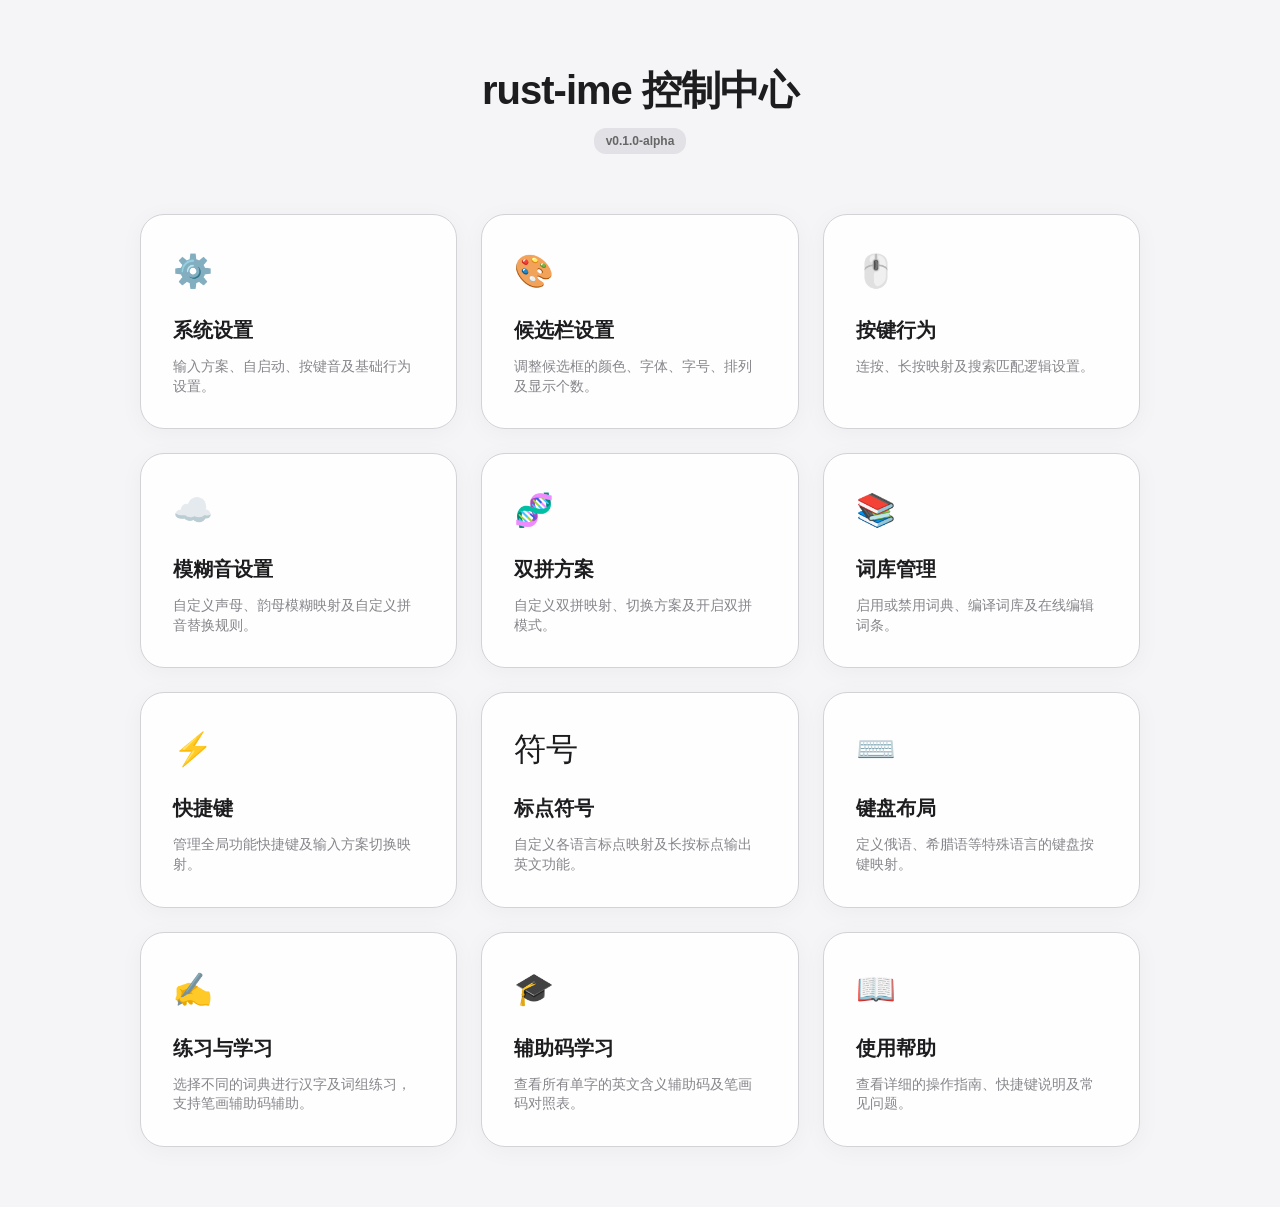
<file: static/index.html>
<!DOCTYPE html>
<html lang="zh-CN">
<head>
    <meta charset="UTF-8">
    <meta name="viewport" content="width=device-width, initial-scale=1.0">
    <title>rust-ime 控制中心</title>
    <link rel="stylesheet" href="/static/css/style.css">
    <style>
        .grid-dashboard {
            display: grid;
            grid-template-columns: repeat(auto-fill, minmax(280px, 1fr));
            gap: 24px;
            margin-top: 40px;
        }

        .nav-card {
            background: var(--apple-card);
            border-radius: 24px;
            padding: 32px;
            text-decoration: none;
            color: var(--apple-text);
            border: 1px solid var(--apple-border);
            transition: all 0.3s cubic-bezier(0.4, 0, 0.2, 1);
            display: flex;
            flex-direction: column;
            gap: 12px;
            box-shadow: 0 4px 24px rgba(0,0,0,0.04);
        }

        .nav-card:hover {
            transform: translateY(-5px);
            box-shadow: 0 12px 40px rgba(0,0,0,0.08);
            border-color: var(--apple-accent);
        }

        .nav-card .icon {
            font-size: 32px;
            margin-bottom: 8px;
        }

        .nav-card h3 {
            margin: 0;
            font-size: 20px;
            font-weight: 600;
        }

        .nav-card p {
            margin: 0;
            font-size: 14px;
            color: var(--apple-secondary);
            line-height: 1.4;
        }

        .logo-area {
            text-align: center;
            margin-bottom: 60px;
        }

        .version {
            display: inline-block;
            background: #e1e1e6;
            padding: 4px 12px;
            border-radius: 12px;
            font-size: 12px;
            font-weight: 600;
            color: #666;
            margin-top: 8px;
        }
    </style>
</head>
<body>
    <div class="container">
        <div class="logo-area">
            <h1>rust-ime 控制中心</h1>
            <span class="version">v0.1.0-alpha</span>
        </div>

        <div class="grid-dashboard">
            <a href="/static/settings/system.html" class="nav-card">
                <div class="icon">⚙️</div>
                <h3>系统设置</h3>
                <p>输入方案、自启动、按键音及基础行为设置。</p>
            </a>

            <a href="/static/settings/appearance.html" class="nav-card">
                <div class="icon">🎨</div>
                <h3>候选栏设置</h3>
                <p>调整候选框的颜色、字体、字号、排列及显示个数。</p>
            </a>

            <a href="/static/settings/keybehavior.html" class="nav-card">
                <div class="icon">🖱️</div>
                <h3>按键行为</h3>
                <p>连按、长按映射及搜索匹配逻辑设置。</p>
            </a>

            <a href="/static/settings/fuzzy.html" class="nav-card">
                <div class="icon">☁️</div>
                <h3>模糊音设置</h3>
                <p>自定义声母、韵母模糊映射及自定义拼音替换规则。</p>
            </a>

            <a href="/static/settings/doublepinyin.html" class="nav-card">
                <div class="icon">🧬</div>
                <h3>双拼方案</h3>
                <p>自定义双拼映射、切换方案及开启双拼模式。</p>
            </a>

            <a href="/static/settings/dictionary.html" class="nav-card">
                <div class="icon">📚</div>
                <h3>词库管理</h3>
                <p>启用或禁用词典、编译词库及在线编辑词条。</p>
            </a>

            <a href="/static/settings/hotkeys.html" class="nav-card">
                <div class="icon">⚡</div>
                <h3>快捷键</h3>
                <p>管理全局功能快捷键及输入方案切换映射。</p>
            </a>

            <a href="/static/settings/punctuation.html" class="nav-card">
                <div class="icon">符号</div>
                <h3>标点符号</h3>
                <p>自定义各语言标点映射及长按标点输出英文功能。</p>
            </a>

            <a href="/static/settings/layout.html" class="nav-card">
                <div class="icon">⌨️</div>
                <h3>键盘布局</h3>
                <p>定义俄语、希腊语等特殊语言的键盘按键映射。</p>
            </a>

            <a href="/static/settings/learning.html" class="nav-card">
                <div class="icon">✍️</div>
                <h3>练习与学习</h3>
                <p>选择不同的词典进行汉字及词组练习，支持笔画辅助码辅助。</p>
            </a>

            <a href="/static/settings/dictionary_viewer.html" class="nav-card">
                <div class="icon">🎓</div>
                <h3>辅助码学习</h3>
                <p>查看所有单字的英文含义辅助码及笔画码对照表。</p>
            </a>

            <a href="/static/help.html" class="nav-card">
                <div class="icon">📖</div>
                <h3>使用帮助</h3>
                <p>查看详细的操作指南、快捷键说明及常见问题。</p>
            </a>
        </div>
    </div>
</body>
</html>
</file>
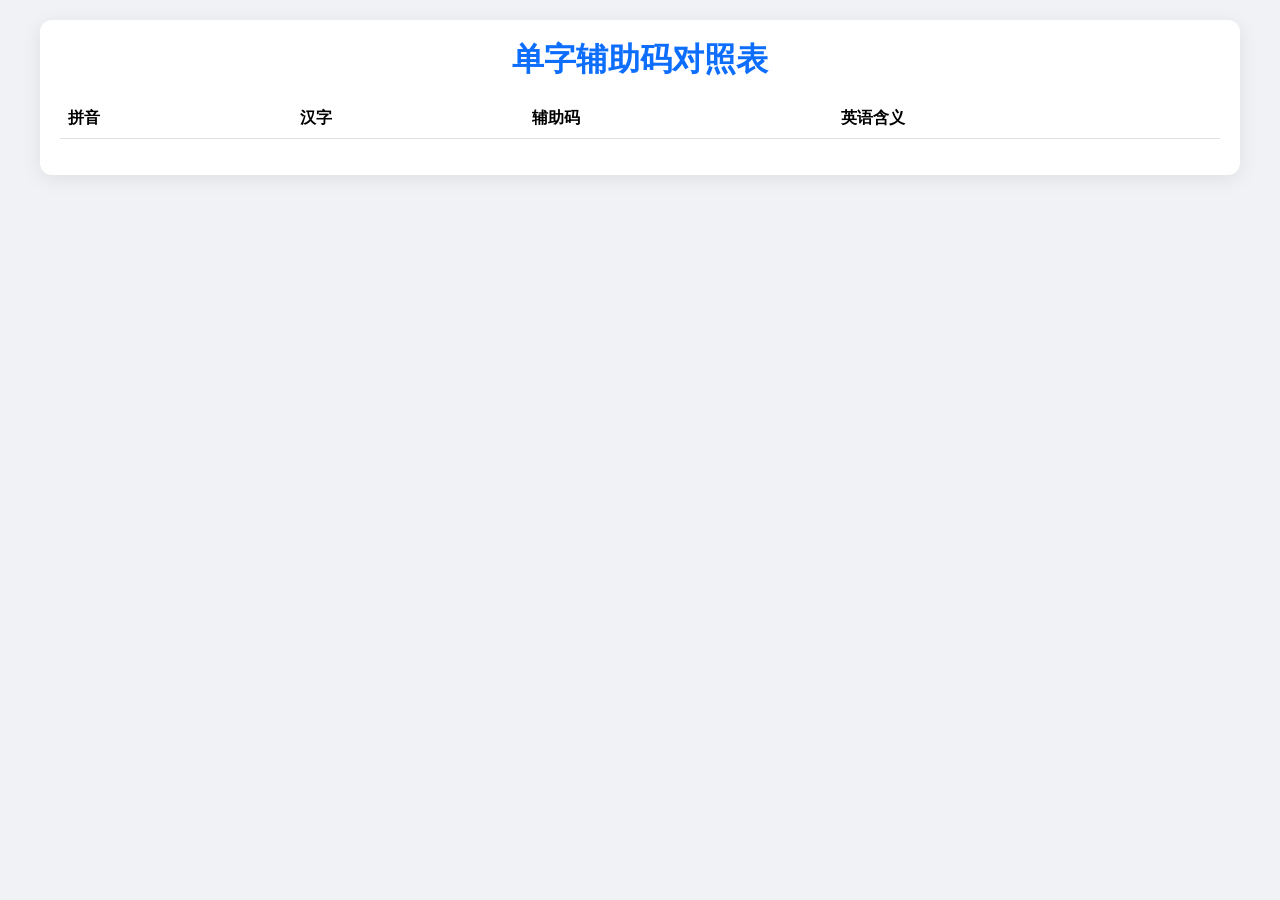
<file: dict creating/index_chars.html>
<!DOCTYPE html>
<html lang="zh-CN">
<head>
    <meta charset="UTF-8">
    <meta name="viewport" content="width=device-width, initial-scale=1.0">
    <title>单字辅助码对照表</title>
    <link rel="stylesheet" href="https://cdn.jsdelivr.net/npm/bootstrap@5.3.0/dist/css/bootstrap.min.css">
    <link rel="stylesheet" href="https://cdn.datatables.net/1.13.6/css/dataTables.bootstrap5.min.css">
    <style>
        body { padding: 20px; background-color: #f0f2f5; font-family: 'Segoe UI', sans-serif; }
        .container-main { background: white; padding: 20px; border-radius: 12px; box-shadow: 0 4px 20px rgba(0,0,0,0.08); max-width: 1200px; margin: auto; }
        h2 { text-align: center; margin-bottom: 20px; color: #0d6efd; font-weight: bold; }
        .aux-highlight { color: #d93025; font-weight: bold; background-color: #fce8e6; padding: 2px 6px; border-radius: 4px; }
        .char-cell { font-size: 1.5em; font-weight: bold; color: #333; }
        /* 同音字背景色 */
        .pinyin-group-0 { background-color: #ffffff !important; }
        .pinyin-group-1 { background-color: #f8f9fa !important; }
        .table-hover tbody tr.pinyin-group-0:hover { background-color: #f1f7ff !important; }
        .table-hover tbody tr.pinyin-group-1:hover { background-color: #f1f7ff !important; }
    </style>
</head>
<body>
    <div class="container-main">
        <h2>单字辅助码对照表</h2>
        <table id="charsTable" class="table table-hover align-middle" style="width:100%">
            <thead>
                <tr>
                    <th>拼音</th>
                    <th>汉字</th>
                    <th>辅助码</th>
                    <th>英语含义</th>
                </tr>
            </thead>
            <tbody></tbody>
        </table>
    </div>

    <script src="https://code.jquery.com/jquery-3.7.0.min.js"></script>
    <script src="https://cdn.datatables.net/1.13.6/js/jquery.dataTables.min.js"></script>
    <script src="https://cdn.datatables.net/1.13.6/js/dataTables.bootstrap5.min.js"></script>
    <script>
        const tableData = [{"pinyin": "a", "char": "啊", "en": "Particle", "aux": "aPa", "group": 0}, {"pinyin": "a", "char": "阿", "en": "Prefix", "aux": "aPr", "group": 0}, {"pinyin": "ai", "char": "爱", "en": "Love", "aux": "aiLov", "group": 1}, {"pinyin": "ai", "char": "艾", "en": "Mugwort", "aux": "aiMu", "group": 1}, {"pinyin": "ai", "char": "哎", "en": "Ah", "aux": "aiA", "group": 1}, {"pinyin": "ai", "char": "唉", "en": "Sigh", "aux": "aiSi", "group": 1}, {"pinyin": "ai", "char": "哀", "en": "Grief", "aux": "aiG", "group": 1}, {"pinyin": "ai", "char": "挨", "en": "Suffer", "aux": "aiSu", "group": 1}, {"pinyin": "ai", "char": "埃", "en": "Dust", "aux": "aiD", "group": 1}, {"pinyin": "ai", "char": "矮", "en": "Low", "aux": "aiLow", "group": 1}, {"pinyin": "ai", "char": "碍", "en": "Hinder", "aux": "aiH", "group": 1}, {"pinyin": "ai", "char": "暧", "en": "Warm", "aux": "aiWa", "group": 1}, {"pinyin": "ai", "char": "癌", "en": "Cancer", "aux": "aiC", "group": 1}, {"pinyin": "ai", "char": "蔼", "en": "Kind", "aux": "aiK", "group": 1}, {"pinyin": "ai", "char": "隘", "en": "Narrow", "aux": "aiN", "group": 1}, {"pinyin": "ai", "char": "皑", "en": "White", "aux": "aiWh", "group": 1}, {"pinyin": "ai", "char": "霭", "en": "Mist", "aux": "aiMi", "group": 1}, {"pinyin": "an", "char": "按", "en": "Push", "aux": "anP", "group": 0}, {"pinyin": "an", "char": "安", "en": "Safe", "aux": "anSaf", "group": 0}, {"pinyin": "an", "char": "暗", "en": "Dark", "aux": "anDa", "group": 0}, {"pinyin": "an", "char": "案", "en": "Case", "aux": "anC", "group": 0}, {"pinyin": "an", "char": "岸", "en": "Bank", "aux": "anB", "group": 0}, {"pinyin": "an", "char": "俺", "en": "We", "aux": "anW", "group": 0}, {"pinyin": "an", "char": "黯", "en": "Dim", "aux": "anDi", "group": 0}, {"pinyin": "an", "char": "庵", "en": "Nunnery", "aux": "anN", "group": 0}, {"pinyin": "an", "char": "鞍", "en": "Saddle", "aux": "anSad", "group": 0}, {"pinyin": "an", "char": "谙", "en": "Familiar", "aux": "anF", "group": 0}, {"pinyin": "an", "char": "氨", "en": "Ammonia", "aux": "anAmmonia", "group": 0}, {"pinyin": "an", "char": "胺", "en": "Amine", "aux": "anAmi", "group": 0}, {"pinyin": "an", "char": "桉", "en": "Eucalyptus", "aux": "anE", "group": 0}, {"pinyin": "an", "char": "铵", "en": "Ammonium", "aux": "anAmmoniu", "group": 0}, {"pinyin": "ang", "char": "昂", "en": "High", "aux": "angH", "group": 1}, {"pinyin": "ang", "char": "肮", "en": "Dirty", "aux": "angD", "group": 1}, {"pinyin": "ang", "char": "盎", "en": "Basin", "aux": "angB", "group": 1}, {"pinyin": "ao", "char": "傲", "en": "Proud", "aux": "aoP", "group": 0}, {"pinyin": "ao", "char": "奥", "en": "Mysterious", "aux": "aoM", "group": 0}, {"pinyin": "ao", "char": "熬", "en": "Boil", "aux": "aoBo", "group": 0}, {"pinyin": "ao", "char": "敖", "en": "Proud", "aux": "aoP", "group": 0}, {"pinyin": "ao", "char": "澳", "en": "Bay", "aux": "aoBa", "group": 0}, {"pinyin": "ao", "char": "凹", "en": "Concave", "aux": "aoCon", "group": 0}, {"pinyin": "ao", "char": "懊", "en": "Regret", "aux": "aoR", "group": 0}, {"pinyin": "ao", "char": "嗷", "en": "Howl", "aux": "aoH", "group": 0}, {"pinyin": "ao", "char": "拗", "en": "Stubborn", "aux": "aoSt", "group": 0}, {"pinyin": "ao", "char": "袄", "en": "Coat", "aux": "aoCoa", "group": 0}, {"pinyin": "ao", "char": "鳌", "en": "Giant turtle", "aux": "aoG", "group": 0}, {"pinyin": "ao", "char": "翱", "en": "Soar", "aux": "aoSo", "group": 0}, {"pinyin": "ao", "char": "骜", "en": "Unruly", "aux": "aoU", "group": 0}, {"pinyin": "ao", "char": "鏖", "en": "Fight", "aux": "aoF", "group": 0}, {"pinyin": "ao", "char": "遨", "en": "Wander", "aux": "aoW", "group": 0}, {"pinyin": "ao", "char": "螯", "en": "Crab", "aux": "aoCr", "group": 0}, {"pinyin": "ba", "char": "把", "en": "Grasp", "aux": "baG", "group": 1}, {"pinyin": "ba", "char": "吧", "en": "Bar", "aux": "baB", "group": 1}, {"pinyin": "ba", "char": "八", "en": "Eight", "aux": "baEi", "group": 1}, {"pinyin": "ba", "char": "爸", "en": "Dad", "aux": "baDad", "group": 1}, {"pinyin": "ba", "char": "巴", "en": "Hope", "aux": "baHo", "group": 1}, {"pinyin": "ba", "char": "罢", "en": "Stop", "aux": "baSt", "group": 1}, {"pinyin": "ba", "char": "拔", "en": "Extract", "aux": "baEx", "group": 1}, {"pinyin": "ba", "char": "霸", "en": "Hegemon", "aux": "baHe", "group": 1}, {"pinyin": "ba", "char": "疤", "en": "Scar", "aux": "baSca", "group": 1}, {"pinyin": "ba", "char": "跋", "en": "March", "aux": "baMarc", "group": 1}, {"pinyin": "ba", "char": "扒", "en": "Scratch", "aux": "baScr", "group": 1}, {"pinyin": "ba", "char": "叭", "en": "Pop", "aux": "baPo", "group": 1}, {"pinyin": "ba", "char": "芭", "en": "Palm", "aux": "baPa", "group": 1}, {"pinyin": "ba", "char": "靶", "en": "Mark", "aux": "baMark", "group": 1}, {"pinyin": "ba", "char": "坝", "en": "Dam", "aux": "baDam", "group": 1}, {"pinyin": "ba", "char": "耙", "en": "Harrow", "aux": "baHa", "group": 1}, {"pinyin": "ba", "char": "笆", "en": "Fence", "aux": "baF", "group": 1}, {"pinyin": "ba", "char": "粑", "en": "Cake", "aux": "baC", "group": 1}, {"pinyin": "ba", "char": "鲅", "en": "Mackerel", "aux": "baMac", "group": 1}, {"pinyin": "bai", "char": "白", "en": "White", "aux": "baiW", "group": 0}, {"pinyin": "bai", "char": "百", "en": "Hundred", "aux": "baiH", "group": 0}, {"pinyin": "bai", "char": "败", "en": "Fail", "aux": "baiF", "group": 0}, {"pinyin": "bai", "char": "摆", "en": "Put", "aux": "baiP", "group": 0}, {"pinyin": "bai", "char": "拜", "en": "Visit", "aux": "baiV", "group": 0}, {"pinyin": "bai", "char": "柏", "en": "Cypress", "aux": "baiC", "group": 0}, {"pinyin": "bai", "char": "掰", "en": "Break", "aux": "baiB", "group": 0}, {"pinyin": "bai", "char": "擘", "en": "Break", "aux": "baiB", "group": 0}, {"pinyin": "ban", "char": "半", "en": "Half", "aux": "banHa", "group": 1}, {"pinyin": "ban", "char": "办", "en": "Do", "aux": "banD", "group": 1}, {"pinyin": "ban", "char": "般", "en": "Kind", "aux": "banK", "group": 1}, {"pinyin": "ban", "char": "板", "en": "Board", "aux": "banB", "group": 1}, {"pinyin": "ban", "char": "班", "en": "Class", "aux": "banCl", "group": 1}, {"pinyin": "ban", "char": "伴", "en": "Partner", "aux": "banPa", "group": 1}, {"pinyin": "ban", "char": "版", "en": "Edition", "aux": "banE", "group": 1}, {"pinyin": "ban", "char": "搬", "en": "Carry", "aux": "banCa", "group": 1}, {"pinyin": "ban", "char": "扮", "en": "Pretend", "aux": "banPr", "group": 1}, {"pinyin": "ban", "char": "斑", "en": "Spot", "aux": "banSp", "group": 1}, {"pinyin": "ban", "char": "扳", "en": "Twist", "aux": "banT", "group": 1}, {"pinyin": "ban", "char": "瓣", "en": "Petal", "aux": "banPe", "group": 1}, {"pinyin": "ban", "char": "绊", "en": "Hinder", "aux": "banHi", "group": 1}, {"pinyin": "ban", "char": "颁", "en": "Issue", "aux": "banI", "group": 1}, {"pinyin": "ban", "char": "拌", "en": "Mix", "aux": "banM", "group": 1}, {"pinyin": "ban", "char": "阪", "en": "Slope", "aux": "banSl", "group": 1}, {"pinyin": "ban", "char": "坂", "en": "Slope", "aux": "banSl", "group": 1}, {"pinyin": "ban", "char": "瘢", "en": "Scar", "aux": "banSc", "group": 1}, {"pinyin": "bang", "char": "帮", "en": "Help", "aux": "bangH", "group": 0}, {"pinyin": "bang", "char": "膀", "en": "Shoulder", "aux": "bangSh", "group": 0}, {"pinyin": "bang", "char": "邦", "en": "State", "aux": "bangSta", "group": 0}, {"pinyin": "bang", "char": "棒", "en": "Stick", "aux": "bangSti", "group": 0}, {"pinyin": "bang", "char": "绑", "en": "Tie", "aux": "bangT", "group": 0}, {"pinyin": "bang", "char": "榜", "en": "List", "aux": "bangL", "group": 0}, {"pinyin": "bang", "char": "傍", "en": "Beside", "aux": "bangB", "group": 0}, {"pinyin": "bang", "char": "磅", "en": "Weigh", "aux": "bangW", "group": 0}, {"pinyin": "bang", "char": "梆", "en": "Clapper", "aux": "bangCl", "group": 0}, {"pinyin": "bang", "char": "镑", "en": "Pound", "aux": "bangP", "group": 0}, {"pinyin": "bang", "char": "谤", "en": "Defame", "aux": "bangD", "group": 0}, {"pinyin": "bang", "char": "蚌", "en": "Mussel", "aux": "bangM", "group": 0}, {"pinyin": "bang", "char": "浜", "en": "Creek", "aux": "bangCr", "group": 0}, {"pinyin": "bao", "char": "保", "en": "Protect", "aux": "baoPro", "group": 1}, {"pinyin": "bao", "char": "报", "en": "Repay", "aux": "baoRe", "group": 1}, {"pinyin": "bao", "char": "包", "en": "Wrap", "aux": "baoWr", "group": 1}, {"pinyin": "bao", "char": "宝", "en": "Treasure", "aux": "baoTr", "group": 1}, {"pinyin": "bao", "char": "抱", "en": "Hug", "aux": "baoHu", "group": 1}, {"pinyin": "bao", "char": "暴", "en": "Violent", "aux": "baoV", "group": 1}, {"pinyin": "bao", "char": "爆", "en": "Explode", "aux": "baoExpl", "group": 1}, {"pinyin": "bao", "char": "薄", "en": "Thin", "aux": "baoTh", "group": 1}, {"pinyin": "bao", "char": "堡", "en": "Fortress", "aux": "baoFo", "group": 1}, {"pinyin": "bao", "char": "饱", "en": "Full", "aux": "baoFu", "group": 1}, {"pinyin": "bao", "char": "豹", "en": "Leopard", "aux": "baoL", "group": 1}, {"pinyin": "bao", "char": "胞", "en": "Embryo", "aux": "baoEm", "group": 1}, {"pinyin": "bao", "char": "剥", "en": "Peel", "aux": "baoPe", "group": 1}, {"pinyin": "bao", "char": "鲍", "en": "Abalone", "aux": "baoA", "group": 1}, {"pinyin": "bao", "char": "褒", "en": "Praise", "aux": "baoPra", "group": 1}, {"pinyin": "bao", "char": "刨", "en": "Dig", "aux": "baoD", "group": 1}, {"pinyin": "bao", "char": "苞", "en": "Bud", "aux": "baoB", "group": 1}, {"pinyin": "bao", "char": "曝", "en": "Expose", "aux": "baoExpo", "group": 1}, {"pinyin": "bao", "char": "煲", "en": "Stew", "aux": "baoSt", "group": 1}, {"pinyin": "bao", "char": "葆", "en": "Preserve", "aux": "baoPre", "group": 1}, {"pinyin": "bao", "char": "雹", "en": "Hail", "aux": "baoHa", "group": 1}, {"pinyin": "bao", "char": "褓", "en": "Swaddle", "aux": "baoSw", "group": 1}, {"pinyin": "bao", "char": "炮", "en": "Roast", "aux": "baoRo", "group": 1}, {"pinyin": "bao", "char": "孢", "en": "Spore", "aux": "baoSp", "group": 1}, {"pinyin": "bao", "char": "瀑", "en": "Waterfall", "aux": "baoWa", "group": 1}, {"pinyin": "bei", "char": "被", "en": "Quilt", "aux": "beiQ", "group": 0}, {"pinyin": "bei", "char": "备", "en": "Ready", "aux": "beiR", "group": 0}, {"pinyin": "bei", "char": "北", "en": "North", "aux": "beiN", "group": 0}, {"pinyin": "bei", "char": "背", "en": "Back", "aux": "beiBac", "group": 0}, {"pinyin": "bei", "char": "杯", "en": "Cup", "aux": "beiCu", "group": 0}, {"pinyin": "bei", "char": "辈", "en": "Age", "aux": "beiAg", "group": 0}, {"pinyin": "bei", "char": "悲", "en": "Sad", "aux": "beiSa", "group": 0}, {"pinyin": "bei", "char": "贝", "en": "Shell", "aux": "beiSh", "group": 0}, {"pinyin": "bei", "char": "倍", "en": "Double", "aux": "beiD", "group": 0}, {"pinyin": "bei", "char": "卑", "en": "Humble", "aux": "beiH", "group": 0}, {"pinyin": "bei", "char": "惫", "en": "Tired", "aux": "beiT", "group": 0}, {"pinyin": "bei", "char": "碑", "en": "Stone", "aux": "beiSt", "group": 0}, {"pinyin": "bei", "char": "狈", "en": "Wolf", "aux": "beiW", "group": 0}, {"pinyin": "bei", "char": "蓓", "en": "Bud", "aux": "beiBu", "group": 0}, {"pinyin": "bei", "char": "悖", "en": "Contrary", "aux": "beiCo", "group": 0}, {"pinyin": "bei", "char": "焙", "en": "Bake", "aux": "beiBak", "group": 0}, {"pinyin": "bei", "char": "陂", "en": "Slope", "aux": "beiSl", "group": 0}, {"pinyin": "bei", "char": "钡", "en": "Barium", "aux": "beiBar", "group": 0}, {"pinyin": "bei", "char": "臂", "en": "Arm", "aux": "beiAr", "group": 0}, {"pinyin": "ben", "char": "本", "en": "Root", "aux": "benRo", "group": 1}, {"pinyin": "ben", "char": "奔", "en": "Run", "aux": "benRu", "group": 1}, {"pinyin": "ben", "char": "笨", "en": "Stupid", "aux": "benS", "group": 1}, {"pinyin": "ben", "char": "苯", "en": "Benzene", "aux": "benB", "group": 1}, {"pinyin": "beng", "char": "崩", "en": "Crumble", "aux": "bengC", "group": 0}, {"pinyin": "beng", "char": "蹦", "en": "Jump", "aux": "bengJ", "group": 0}, {"pinyin": "beng", "char": "绷", "en": "Tense", "aux": "bengT", "group": 0}, {"pinyin": "beng", "char": "迸", "en": "Burst", "aux": "bengB", "group": 0}, {"pinyin": "beng", "char": "甭", "en": "No need", "aux": "bengN", "group": 0}, {"pinyin": "beng", "char": "泵", "en": "Pump", "aux": "bengP", "group": 0}, {"pinyin": "bi", "char": "比", "en": "Ratio", "aux": "biR", "group": 1}, {"pinyin": "bi", "char": "必", "en": "Must", "aux": "biMu", "group": 1}, {"pinyin": "bi", "char": "毕", "en": "Finish", "aux": "biFi", "group": 1}, {"pinyin": "bi", "char": "笔", "en": "Pen", "aux": "biPe", "group": 1}, {"pinyin": "bi", "char": "避", "en": "Avoid", "aux": "biAv", "group": 1}, {"pinyin": "bi", "char": "闭", "en": "Shut", "aux": "biShu", "group": 1}, {"pinyin": "bi", "char": "鼻", "en": "Nose", "aux": "biNo", "group": 1}, {"pinyin": "bi", "char": "逼", "en": "Force", "aux": "biFo", "group": 1}, {"pinyin": "bi", "char": "臂", "en": "Arm", "aux": "biAr", "group": 1}, {"pinyin": "bi", "char": "壁", "en": "Wall", "aux": "biWal", "group": 1}, {"pinyin": "bi", "char": "彼", "en": "That", "aux": "biTh", "group": 1}, {"pinyin": "bi", "char": "碧", "en": "Blue", "aux": "biBl", "group": 1}, {"pinyin": "bi", "char": "币", "en": "Money", "aux": "biMo", "group": 1}, {"pinyin": "bi", "char": "陛", "en": "Steps", "aux": "biSt", "group": 1}, {"pinyin": "bi", "char": "鄙", "en": "Humble", "aux": "biH", "group": 1}, {"pinyin": "bi", "char": "蔽", "en": "Cover", "aux": "biC", "group": 1}, {"pinyin": "bi", "char": "匕", "en": "Dagger", "aux": "biDa", "group": 1}, {"pinyin": "bi", "char": "毙", "en": "Die", "aux": "biDi", "group": 1}, {"pinyin": "bi", "char": "辟", "en": "Open", "aux": "biO", "group": 1}, {"pinyin": "bi", "char": "婢", "en": "Maid", "aux": "biMai", "group": 1}, {"pinyin": "bi", "char": "弊", "en": "Fraud", "aux": "biFr", "group": 1}, {"pinyin": "bi", "char": "璧", "en": "Jade", "aux": "biJ", "group": 1}, {"pinyin": "bi", "char": "庇", "en": "Shelter", "aux": "biShe", "group": 1}, {"pinyin": "bi", "char": "敝", "en": "Tattered", "aux": "biTa", "group": 1}, {"pinyin": "bi", "char": "痹", "en": "Numbness", "aux": "biNu", "group": 1}, {"pinyin": "bi", "char": "弼", "en": "Assist", "aux": "biAs", "group": 1}, {"pinyin": "bi", "char": "俾", "en": "Make", "aux": "biMak", "group": 1}, {"pinyin": "bi", "char": "裨", "en": "Benefit", "aux": "biBen", "group": 1}, {"pinyin": "bi", "char": "薜", "en": "Ivy", "aux": "biI", "group": 1}, {"pinyin": "bi", "char": "哔", "en": "Beep", "aux": "biBee", "group": 1}, {"pinyin": "bi", "char": "吡", "en": "Pyridine", "aux": "biPy", "group": 1}, {"pinyin": "bi", "char": "妣", "en": "Deceased mother", "aux": "biDe", "group": 1}, {"pinyin": "bi", "char": "筚", "en": "Wicker", "aux": "biWi", "group": 1}, {"pinyin": "bi", "char": "荸", "en": "Water chestnut", "aux": "biWat", "group": 1}, {"pinyin": "bi", "char": "秕", "en": "Empty", "aux": "biE", "group": 1}, {"pinyin": "bi", "char": "秘", "en": "Secret", "aux": "biSecret", "group": 1}, {"pinyin": "bi", "char": "泌", "en": "Secrete", "aux": "biSecrete", "group": 1}, {"pinyin": "bian", "char": "边", "en": "Side", "aux": "bianSid", "group": 0}, {"pinyin": "bian", "char": "便", "en": "Then", "aux": "bianT", "group": 0}, {"pinyin": "bian", "char": "变", "en": "Change", "aux": "bianC", "group": 0}, {"pinyin": "bian", "char": "遍", "en": "All", "aux": "bianAl", "group": 0}, {"pinyin": "bian", "char": "编", "en": "Weave", "aux": "bianWe", "group": 0}, {"pinyin": "bian", "char": "辩", "en": "Argue", "aux": "bianAr", "group": 0}, {"pinyin": "bian", "char": "鞭", "en": "Whip", "aux": "bianWh", "group": 0}, {"pinyin": "bian", "char": "辨", "en": "Distinguish", "aux": "bianDi", "group": 0}, {"pinyin": "bian", "char": "扁", "en": "Narrow", "aux": "bianN", "group": 0}, {"pinyin": "bian", "char": "辫", "en": "Braid", "aux": "bianBra", "group": 0}, {"pinyin": "bian", "char": "贬", "en": "Degrade", "aux": "bianDe", "group": 0}, {"pinyin": "bian", "char": "蝙", "en": "Bat", "aux": "bianBa", "group": 0}, {"pinyin": "bian", "char": "匾", "en": "Sign", "aux": "bianSig", "group": 0}, {"pinyin": "bian", "char": "汴", "en": "Bian River", "aux": "bianBi", "group": 0}, {"pinyin": "bian", "char": "砭", "en": "Stone needle", "aux": "bianSt", "group": 0}, {"pinyin": "bian", "char": "鳊", "en": "Bream", "aux": "bianBre", "group": 0}, {"pinyin": "bian", "char": "苄", "en": "Spice", "aux": "bianSp", "group": 0}, {"pinyin": "biao", "char": "表", "en": "Watch", "aux": "biaoW", "group": 1}, {"pinyin": "biao", "char": "标", "en": "Mark", "aux": "biaoMa", "group": 1}, {"pinyin": "biao", "char": "镖", "en": "Dart", "aux": "biaoD", "group": 1}, {"pinyin": "biao", "char": "彪", "en": "Brave", "aux": "biaoB", "group": 1}, {"pinyin": "biao", "char": "飙", "en": "Gale", "aux": "biaoG", "group": 1}, {"pinyin": "biao", "char": "婊", "en": "Prostitute", "aux": "biaoP", "group": 1}, {"pinyin": "biao", "char": "骠", "en": "Steed", "aux": "biaoSt", "group": 1}, {"pinyin": "biao", "char": "裱", "en": "Mount", "aux": "biaoMo", "group": 1}, {"pinyin": "biao", "char": "鳔", "en": "Swim bladder", "aux": "biaoSw", "group": 1}, {"pinyin": "bie", "char": "别", "en": "Other", "aux": "bieO", "group": 0}, {"pinyin": "bie", "char": "憋", "en": "Suppress", "aux": "bieS", "group": 0}, {"pinyin": "bie", "char": "瘪", "en": "Flat", "aux": "bieF", "group": 0}, {"pinyin": "bie", "char": "鳖", "en": "Turtle", "aux": "bieT", "group": 0}, {"pinyin": "bie", "char": "蹩", "en": "Limp", "aux": "bieL", "group": 0}, {"pinyin": "bin", "char": "宾", "en": "Guest", "aux": "binG", "group": 1}, {"pinyin": "bin", "char": "彬", "en": "Refined", "aux": "binRef", "group": 1}, {"pinyin": "bin", "char": "斌", "en": "Refined", "aux": "binRef", "group": 1}, {"pinyin": "bin", "char": "滨", "en": "Shore", "aux": "binS", "group": 1}, {"pinyin": "bin", "char": "鬓", "en": "Hair", "aux": "binH", "group": 1}, {"pinyin": "bin", "char": "缤", "en": "Colorful", "aux": "binC", "group": 1}, {"pinyin": "bin", "char": "濒", "en": "Near", "aux": "binN", "group": 1}, {"pinyin": "bin", "char": "槟", "en": "Betel", "aux": "binB", "group": 1}, {"pinyin": "bin", "char": "殡", "en": "Funeral", "aux": "binF", "group": 1}, {"pinyin": "bin", "char": "膑", "en": "Knee cap", "aux": "binK", "group": 1}, {"pinyin": "bin", "char": "摈", "en": "Reject", "aux": "binRej", "group": 1}, {"pinyin": "bing", "char": "并", "en": "And", "aux": "bingAn", "group": 0}, {"pinyin": "bing", "char": "兵", "en": "Army", "aux": "bingAr", "group": 0}, {"pinyin": "bing", "char": "冰", "en": "Ice", "aux": "bingIc", "group": 0}, {"pinyin": "bing", "char": "病", "en": "Illness", "aux": "bingIl", "group": 0}, {"pinyin": "bing", "char": "柄", "en": "Stem", "aux": "bingSt", "group": 0}, {"pinyin": "bing", "char": "饼", "en": "Cake", "aux": "bingC", "group": 0}, {"pinyin": "bing", "char": "禀", "en": "Report", "aux": "bingR", "group": 0}, {"pinyin": "bing", "char": "秉", "en": "Hold", "aux": "bingH", "group": 0}, {"pinyin": "bing", "char": "丙", "en": "Third", "aux": "bingT", "group": 0}, {"pinyin": "bing", "char": "炳", "en": "Bright", "aux": "bingB", "group": 0}, {"pinyin": "bing", "char": "摒", "en": "Abandon", "aux": "bingAb", "group": 0}, {"pinyin": "bing", "char": "屏", "en": "Screen", "aux": "bingSc", "group": 0}, {"pinyin": "bo", "char": "波", "en": "Ripple", "aux": "boRi", "group": 1}, {"pinyin": "bo", "char": "伯", "en": "Uncle", "aux": "boU", "group": 1}, {"pinyin": "bo", "char": "博", "en": "Profound", "aux": "boPr", "group": 1}, {"pinyin": "bo", "char": "薄", "en": "Thin", "aux": "boT", "group": 1}, {"pinyin": "bo", "char": "脖", "en": "Neck", "aux": "boN", "group": 1}, {"pinyin": "bo", "char": "拨", "en": "Stir", "aux": "boSt", "group": 1}, {"pinyin": "bo", "char": "播", "en": "Sow", "aux": "boSo", "group": 1}, {"pinyin": "bo", "char": "勃", "en": "Sudden", "aux": "boSu", "group": 1}, {"pinyin": "bo", "char": "玻", "en": "Glass", "aux": "boG", "group": 1}, {"pinyin": "bo", "char": "膊", "en": "Arm", "aux": "boA", "group": 1}, {"pinyin": "bo", "char": "柏", "en": "Cypress", "aux": "boC", "group": 1}, {"pinyin": "bo", "char": "搏", "en": "Fight", "aux": "boFi", "group": 1}, {"pinyin": "bo", "char": "驳", "en": "Refute", "aux": "boRe", "group": 1}, {"pinyin": "bo", "char": "剥", "en": "Peel", "aux": "boPe", "group": 1}, {"pinyin": "bo", "char": "簸", "en": "Sift", "aux": "boSif", "group": 1}, {"pinyin": "bo", "char": "帛", "en": "Silk", "aux": "boSil", "group": 1}, {"pinyin": "bo", "char": "钵", "en": "Bowl", "aux": "boBow", "group": 1}, {"pinyin": "bo", "char": "渤", "en": "Bohai", "aux": "boBoh", "group": 1}, {"pinyin": "bo", "char": "菠", "en": "Spinach", "aux": "boSp", "group": 1}, {"pinyin": "bo", "char": "礴", "en": "Vast", "aux": "boV", "group": 1}, {"pinyin": "bo", "char": "舶", "en": "Ship", "aux": "boSh", "group": 1}, {"pinyin": "bo", "char": "卜", "en": "Divination", "aux": "boD", "group": 1}, {"pinyin": "bo", "char": "铂", "en": "Platinum", "aux": "boPl", "group": 1}, {"pinyin": "bo", "char": "箔", "en": "Foil", "aux": "boFo", "group": 1}, {"pinyin": "bo", "char": "亳", "en": "Bo (city)", "aux": "boBo", "group": 1}, {"pinyin": "bo", "char": "鹁", "en": "Pigeon", "aux": "boPi", "group": 1}, {"pinyin": "bu", "char": "不", "en": "No", "aux": "buNo", "group": 0}, {"pinyin": "bu", "char": "部", "en": "Part", "aux": "buPa", "group": 0}, {"pinyin": "bu", "char": "步", "en": "Step", "aux": "buS", "group": 0}, {"pinyin": "bu", "char": "布", "en": "Cloth", "aux": "buCl", "group": 0}, {"pinyin": "bu", "char": "补", "en": "Mend", "aux": "buM", "group": 0}, {"pinyin": "bu", "char": "怖", "en": "Fear", "aux": "buFe", "group": 0}, {"pinyin": "bu", "char": "捕", "en": "Catch", "aux": "buCa", "group": 0}, {"pinyin": "bu", "char": "簿", "en": "Notebook", "aux": "buNot", "group": 0}, {"pinyin": "bu", "char": "哺", "en": "Nurse", "aux": "buNu", "group": 0}, {"pinyin": "bu", "char": "埠", "en": "Port", "aux": "buPo", "group": 0}, {"pinyin": "bu", "char": "堡", "en": "Fortress", "aux": "buFo", "group": 0}, {"pinyin": "ca", "char": "擦", "en": "Wipe", "aux": "caW", "group": 1}, {"pinyin": "ca", "char": "嚓", "en": "Rustle", "aux": "caR", "group": 1}, {"pinyin": "cai", "char": "才", "en": "Talent", "aux": "caiT", "group": 0}, {"pinyin": "cai", "char": "菜", "en": "Dish", "aux": "caiD", "group": 0}, {"pinyin": "cai", "char": "彩", "en": "Color", "aux": "caiCo", "group": 0}, {"pinyin": "cai", "char": "采", "en": "Pick", "aux": "caiP", "group": 0}, {"pinyin": "cai", "char": "财", "en": "Money", "aux": "caiM", "group": 0}, {"pinyin": "cai", "char": "材", "en": "Wood", "aux": "caiW", "group": 0}, {"pinyin": "cai", "char": "猜", "en": "Guess", "aux": "caiG", "group": 0}, {"pinyin": "cai", "char": "蔡", "en": "Cai (surname)", "aux": "caiCa", "group": 0}, {"pinyin": "cai", "char": "裁", "en": "Cut", "aux": "caiCu", "group": 0}, {"pinyin": "cai", "char": "踩", "en": "Step on", "aux": "caiS", "group": 0}, {"pinyin": "cai", "char": "睬", "en": "Notice", "aux": "caiN", "group": 0}, {"pinyin": "can", "char": "参", "en": "Participate", "aux": "canP", "group": 1}, {"pinyin": "can", "char": "残", "en": "Disabled", "aux": "canD", "group": 1}, {"pinyin": "can", "char": "惨", "en": "Tragic", "aux": "canT", "group": 1}, {"pinyin": "can", "char": "餐", "en": "Meal", "aux": "canM", "group": 1}, {"pinyin": "can", "char": "灿", "en": "Bright", "aux": "canBr", "group": 1}, {"pinyin": "can", "char": "惭", "en": "Guilty", "aux": "canG", "group": 1}, {"pinyin": "can", "char": "蚕", "en": "Silkworm", "aux": "canS", "group": 1}, {"pinyin": "can", "char": "掺", "en": "Blend", "aux": "canBl", "group": 1}, {"pinyin": "can", "char": "璨", "en": "Bright", "aux": "canBr", "group": 1}, {"pinyin": "can", "char": "粲", "en": "Bright", "aux": "canBr", "group": 1}, {"pinyin": "can", "char": "孱", "en": "Weak", "aux": "canW", "group": 1}, {"pinyin": "cang", "char": "藏", "en": "Hide", "aux": "cangHi", "group": 0}, {"pinyin": "cang", "char": "苍", "en": "Grey", "aux": "cangGre", "group": 0}, {"pinyin": "cang", "char": "仓", "en": "Granary", "aux": "cangGra", "group": 0}, {"pinyin": "cang", "char": "舱", "en": "Hold", "aux": "cangHo", "group": 0}, {"pinyin": "cang", "char": "沧", "en": "Cold", "aux": "cangC", "group": 0}, {"pinyin": "cao", "char": "草", "en": "Grass", "aux": "caoG", "group": 1}, {"pinyin": "cao", "char": "操", "en": "Do", "aux": "caoD", "group": 1}, {"pinyin": "cao", "char": "曹", "en": "Official", "aux": "caoO", "group": 1}, {"pinyin": "cao", "char": "嘈", "en": "Noisy", "aux": "caoN", "group": 1}, {"pinyin": "cao", "char": "糙", "en": "Rough", "aux": "caoR", "group": 1}, {"pinyin": "cao", "char": "槽", "en": "Trough", "aux": "caoT", "group": 1}, {"pinyin": "cao", "char": "漕", "en": "Water transport", "aux": "caoW", "group": 1}, {"pinyin": "ce", "char": "测", "en": "Test", "aux": "ceT", "group": 0}, {"pinyin": "ce", "char": "侧", "en": "Lateral", "aux": "ceL", "group": 0}, {"pinyin": "ce", "char": "册", "en": "Volume", "aux": "ceV", "group": 0}, {"pinyin": "ce", "char": "策", "en": "Plan", "aux": "ceP", "group": 0}, {"pinyin": "ce", "char": "厕", "en": "Bathroom", "aux": "ceB", "group": 0}, {"pinyin": "ce", "char": "恻", "en": "Compassionate", "aux": "ceC", "group": 0}, {"pinyin": "cen", "char": "岑", "en": "Craggy", "aux": "cenC", "group": 1}, {"pinyin": "cen", "char": "涔", "en": "Seep", "aux": "cenS", "group": 1}, {"pinyin": "cen", "char": "参", "en": "Participate", "aux": "cenP", "group": 1}, {"pinyin": "ceng", "char": "曾", "en": "Once", "aux": "cengO", "group": 0}, {"pinyin": "ceng", "char": "层", "en": "Layer", "aux": "cengL", "group": 0}, {"pinyin": "ceng", "char": "蹭", "en": "Rub", "aux": "cengRub", "group": 0}, {"pinyin": "ceng", "char": "嶒", "en": "Rugged", "aux": "cengRug", "group": 0}, {"pinyin": "cha", "char": "差", "en": "Difference", "aux": "chaD", "group": 1}, {"pinyin": "cha", "char": "查", "en": "Examine", "aux": "chaE", "group": 1}, {"pinyin": "cha", "char": "察", "en": "Observe", "aux": "chaO", "group": 1}, {"pinyin": "cha", "char": "茶", "en": "Tea", "aux": "chaT", "group": 1}, {"pinyin": "cha", "char": "插", "en": "Insert", "aux": "chaI", "group": 1}, {"pinyin": "cha", "char": "诧", "en": "Surprise", "aux": "chaSu", "group": 1}, {"pinyin": "cha", "char": "叉", "en": "Fork", "aux": "chaFo", "group": 1}, {"pinyin": "cha", "char": "岔", "en": "Fork", "aux": "chaFo", "group": 1}, {"pinyin": "cha", "char": "茬", "en": "Stubble", "aux": "chaSt", "group": 1}, {"pinyin": "cha", "char": "碴", "en": "Fragment", "aux": "chaFr", "group": 1}, {"pinyin": "cha", "char": "姹", "en": "Beautiful", "aux": "chaBe", "group": 1}, {"pinyin": "cha", "char": "杈", "en": "Branch", "aux": "chaBr", "group": 1}, {"pinyin": "cha", "char": "汊", "en": "Branch", "aux": "chaBr", "group": 1}, {"pinyin": "chai", "char": "拆", "en": "Dismantle", "aux": "chaiDis", "group": 0}, {"pinyin": "chai", "char": "柴", "en": "Firewood", "aux": "chaiF", "group": 0}, {"pinyin": "chai", "char": "钗", "en": "Hairpin", "aux": "chaiH", "group": 0}, {"pinyin": "chai", "char": "差", "en": "Difference", "aux": "chaiDif", "group": 0}, {"pinyin": "chai", "char": "侪", "en": "Peer", "aux": "chaiP", "group": 0}, {"pinyin": "chan", "char": "产", "en": "Yield", "aux": "chanY", "group": 1}, {"pinyin": "chan", "char": "颤", "en": "Tremble", "aux": "chanTr", "group": 1}, {"pinyin": "chan", "char": "缠", "en": "Wind", "aux": "chanW", "group": 1}, {"pinyin": "chan", "char": "禅", "en": "Zen", "aux": "chanZ", "group": 1}, {"pinyin": "chan", "char": "蝉", "en": "Cicada", "aux": "chanC", "group": 1}, {"pinyin": "chan", "char": "搀", "en": "Help", "aux": "chanH", "group": 1}, {"pinyin": "chan", "char": "铲", "en": "Spade", "aux": "chanSp", "group": 1}, {"pinyin": "chan", "char": "婵", "en": "Beautiful", "aux": "chanBe", "group": 1}, {"pinyin": "chan", "char": "阐", "en": "Explain", "aux": "chanE", "group": 1}, {"pinyin": "chan", "char": "忏", "en": "Repent", "aux": "chanR", "group": 1}, {"pinyin": "chan", "char": "馋", "en": "Greedy", "aux": "chanGr", "group": 1}, {"pinyin": "chan", "char": "潺", "en": "Gurgle", "aux": "chanGu", "group": 1}, {"pinyin": "chan", "char": "蟾", "en": "Toad", "aux": "chanTo", "group": 1}, {"pinyin": "chan", "char": "谄", "en": "Flatter", "aux": "chanF", "group": 1}, {"pinyin": "chan", "char": "谗", "en": "Slander", "aux": "chanSl", "group": 1}, {"pinyin": "chan", "char": "澶", "en": "Broad", "aux": "chanBr", "group": 1}, {"pinyin": "chan", "char": "巉", "en": "Steep", "aux": "chanSt", "group": 1}, {"pinyin": "chan", "char": "单", "en": "Single", "aux": "chanSi", "group": 1}, {"pinyin": "chang", "char": "长", "en": "Long", "aux": "changL", "group": 0}, {"pinyin": "chang", "char": "常", "en": "Often", "aux": "changO", "group": 0}, {"pinyin": "chang", "char": "场", "en": "Field", "aux": "changFi", "group": 0}, {"pinyin": "chang", "char": "唱", "en": "Sing", "aux": "changSi", "group": 0}, {"pinyin": "chang", "char": "厂", "en": "Factory", "aux": "changFa", "group": 0}, {"pinyin": "chang", "char": "尝", "en": "Try", "aux": "changT", "group": 0}, {"pinyin": "chang", "char": "昌", "en": "Prosperous", "aux": "changProsp", "group": 0}, {"pinyin": "chang", "char": "畅", "en": "Smooth", "aux": "changSm", "group": 0}, {"pinyin": "chang", "char": "肠", "en": "Intestine", "aux": "changI", "group": 0}, {"pinyin": "chang", "char": "偿", "en": "Repay", "aux": "changRe", "group": 0}, {"pinyin": "chang", "char": "敞", "en": "Spacious", "aux": "changSp", "group": 0}, {"pinyin": "chang", "char": "怅", "en": "Melancholy", "aux": "changM", "group": 0}, {"pinyin": "chang", "char": "倡", "en": "Promote", "aux": "changProm", "group": 0}, {"pinyin": "chang", "char": "娼", "en": "Prostitute", "aux": "changProst", "group": 0}, {"pinyin": "chang", "char": "嫦", "en": "Chang'e (goddess)", "aux": "changC", "group": 0}, {"pinyin": "chang", "char": "猖", "en": "Rampant", "aux": "changRa", "group": 0}, {"pinyin": "chang", "char": "徜", "en": "Wander", "aux": "changW", "group": 0}, {"pinyin": "chang", "char": "惝", "en": "Vague", "aux": "changV", "group": 0}, {"pinyin": "chang", "char": "鲳", "en": "Pomfret", "aux": "changPo", "group": 0}, {"pinyin": "chao", "char": "超", "en": "Exceed", "aux": "chaoE", "group": 1}, {"pinyin": "chao", "char": "朝", "en": "Dynasty", "aux": "chaoDy", "group": 1}, {"pinyin": "chao", "char": "潮", "en": "Tide", "aux": "chaoT", "group": 1}, {"pinyin": "chao", "char": "吵", "en": "Noisy", "aux": "chaoN", "group": 1}, {"pinyin": "chao", "char": "嘲", "en": "Mock", "aux": "chaoMoc", "group": 1}, {"pinyin": "chao", "char": "抄", "en": "Copy", "aux": "chaoC", "group": 1}, {"pinyin": "chao", "char": "炒", "en": "Fry", "aux": "chaoF", "group": 1}, {"pinyin": "chao", "char": "巢", "en": "Den", "aux": "chaoDe", "group": 1}, {"pinyin": "chao", "char": "钞", "en": "Money", "aux": "chaoMon", "group": 1}, {"pinyin": "chao", "char": "晁", "en": "Surname Chao", "aux": "chaoS", "group": 1}, {"pinyin": "chao", "char": "绰", "en": "Ample", "aux": "chaoA", "group": 1}, {"pinyin": "che", "char": "车", "en": "Vehicle", "aux": "cheV", "group": 0}, {"pinyin": "che", "char": "彻", "en": "Thorough", "aux": "cheT", "group": 0}, {"pinyin": "che", "char": "扯", "en": "Pull", "aux": "cheP", "group": 0}, {"pinyin": "che", "char": "撤", "en": "Retreat", "aux": "cheR", "group": 0}, {"pinyin": "che", "char": "澈", "en": "Clear", "aux": "cheC", "group": 0}, {"pinyin": "che", "char": "掣", "en": "Pull", "aux": "cheP", "group": 0}, {"pinyin": "chen", "char": "沉", "en": "Sink", "aux": "chenSink", "group": 1}, {"pinyin": "chen", "char": "陈", "en": "Old", "aux": "chenO", "group": 1}, {"pinyin": "chen", "char": "臣", "en": "Minister", "aux": "chenMi", "group": 1}, {"pinyin": "chen", "char": "晨", "en": "Morning", "aux": "chenMo", "group": 1}, {"pinyin": "chen", "char": "尘", "en": "Dust", "aux": "chenD", "group": 1}, {"pinyin": "chen", "char": "趁", "en": "While", "aux": "chenWh", "group": 1}, {"pinyin": "chen", "char": "辰", "en": "Time", "aux": "chenT", "group": 1}, {"pinyin": "chen", "char": "衬", "en": "Lining", "aux": "chenL", "group": 1}, {"pinyin": "chen", "char": "嗔", "en": "Angry", "aux": "chenA", "group": 1}, {"pinyin": "chen", "char": "琛", "en": "Gem", "aux": "chenG", "group": 1}, {"pinyin": "chen", "char": "称", "en": "Weigh", "aux": "chenWe", "group": 1}, {"pinyin": "chen", "char": "忱", "en": "Sincere", "aux": "chenSinc", "group": 1}, {"pinyin": "chen", "char": "瞋", "en": "Angry", "aux": "chenA", "group": 1}, {"pinyin": "cheng", "char": "成", "en": "Succeed", "aux": "chengSu", "group": 0}, {"pinyin": "cheng", "char": "城", "en": "City", "aux": "chengCi", "group": 0}, {"pinyin": "cheng", "char": "程", "en": "Process", "aux": "chengProc", "group": 0}, {"pinyin": "cheng", "char": "称", "en": "Weigh", "aux": "chengW", "group": 0}, {"pinyin": "cheng", "char": "承", "en": "Bear", "aux": "chengB", "group": 0}, {"pinyin": "cheng", "char": "诚", "en": "Honest", "aux": "chengH", "group": 0}, {"pinyin": "cheng", "char": "盛", "en": "Fill", "aux": "chengF", "group": 0}, {"pinyin": "cheng", "char": "乘", "en": "Ride", "aux": "chengR", "group": 0}, {"pinyin": "cheng", "char": "撑", "en": "Prop", "aux": "chengProp", "group": 0}, {"pinyin": "cheng", "char": "呈", "en": "Present", "aux": "chengPre", "group": 0}, {"pinyin": "cheng", "char": "惩", "en": "Punish", "aux": "chengPu", "group": 0}, {"pinyin": "cheng", "char": "丞", "en": "Assist", "aux": "chengA", "group": 0}, {"pinyin": "cheng", "char": "澄", "en": "Clear", "aux": "chengCl", "group": 0}, {"pinyin": "cheng", "char": "逞", "en": "Succeed", "aux": "chengSu", "group": 0}, {"pinyin": "cheng", "char": "橙", "en": "Orange", "aux": "chengO", "group": 0}, {"pinyin": "cheng", "char": "骋", "en": "Gallop", "aux": "chengG", "group": 0}, {"pinyin": "cheng", "char": "秤", "en": "Scale", "aux": "chengSc", "group": 0}, {"pinyin": "cheng", "char": "柽", "en": "Tamarisk", "aux": "chengT", "group": 0}, {"pinyin": "chi", "char": "吃", "en": "Eat", "aux": "chiE", "group": 1}, {"pinyin": "chi", "char": "持", "en": "Hold", "aux": "chiHo", "group": 1}, {"pinyin": "chi", "char": "迟", "en": "Late", "aux": "chiL", "group": 1}, {"pinyin": "chi", "char": "赤", "en": "Red", "aux": "chiR", "group": 1}, {"pinyin": "chi", "char": "痴", "en": "Idiot", "aux": "chiId", "group": 1}, {"pinyin": "chi", "char": "池", "en": "Pool", "aux": "chiP", "group": 1}, {"pinyin": "chi", "char": "尺", "en": "Unit", "aux": "chiUn", "group": 1}, {"pinyin": "chi", "char": "齿", "en": "Tooth", "aux": "chiT", "group": 1}, {"pinyin": "chi", "char": "斥", "en": "Accuse", "aux": "chiA", "group": 1}, {"pinyin": "chi", "char": "驰", "en": "Speed", "aux": "chiSp", "group": 1}, {"pinyin": "chi", "char": "耻", "en": "Shame", "aux": "chiSha", "group": 1}, {"pinyin": "chi", "char": "翅", "en": "Fin", "aux": "chiF", "group": 1}, {"pinyin": "chi", "char": "哧", "en": "Hiss", "aux": "chiHi", "group": 1}, {"pinyin": "chi", "char": "炽", "en": "Blazing", "aux": "chiB", "group": 1}, {"pinyin": "chi", "char": "嗤", "en": "Sneer", "aux": "chiSn", "group": 1}, {"pinyin": "chi", "char": "叱", "en": "Shout", "aux": "chiSho", "group": 1}, {"pinyin": "chi", "char": "侈", "en": "Wasteful", "aux": "chiWa", "group": 1}, {"pinyin": "chi", "char": "啻", "en": "Only", "aux": "chiO", "group": 1}, {"pinyin": "chi", "char": "敕", "en": "Imperial order", "aux": "chiIm", "group": 1}, {"pinyin": "chi", "char": "饬", "en": "Instruct", "aux": "chiIn", "group": 1}, {"pinyin": "chi", "char": "笞", "en": "Whip", "aux": "chiWh", "group": 1}, {"pinyin": "chi", "char": "匙", "en": "Key", "aux": "chiK", "group": 1}, {"pinyin": "chi", "char": "媸", "en": "Ugly", "aux": "chiUg", "group": 1}, {"pinyin": "chong", "char": "冲", "en": "Rush", "aux": "chongR", "group": 0}, {"pinyin": "chong", "char": "充", "en": "Fill", "aux": "chongFi", "group": 0}, {"pinyin": "chong", "char": "重", "en": "Important", "aux": "chongIm", "group": 0}, {"pinyin": "chong", "char": "虫", "en": "Insect", "aux": "chongIn", "group": 0}, {"pinyin": "chong", "char": "崇", "en": "High", "aux": "chongH", "group": 0}, {"pinyin": "chong", "char": "宠", "en": "Favor", "aux": "chongFa", "group": 0}, {"pinyin": "chong", "char": "忡", "en": "Anxious", "aux": "chongA", "group": 0}, {"pinyin": "chong", "char": "憧", "en": "Yearn", "aux": "chongY", "group": 0}, {"pinyin": "chong", "char": "种", "en": "Plant", "aux": "chongP", "group": 0}, {"pinyin": "chou", "char": "抽", "en": "Pull", "aux": "chouPu", "group": 1}, {"pinyin": "chou", "char": "仇", "en": "Enemy", "aux": "chouE", "group": 1}, {"pinyin": "chou", "char": "臭", "en": "Stinky", "aux": "chouSt", "group": 1}, {"pinyin": "chou", "char": "丑", "en": "Ugly", "aux": "chouU", "group": 1}, {"pinyin": "chou", "char": "愁", "en": "Sorrow", "aux": "chouSo", "group": 1}, {"pinyin": "chou", "char": "筹", "en": "Plan", "aux": "chouPl", "group": 1}, {"pinyin": "chou", "char": "酬", "en": "Repay", "aux": "chouR", "group": 1}, {"pinyin": "chou", "char": "绸", "en": "Silk", "aux": "chouSi", "group": 1}, {"pinyin": "chou", "char": "畴", "en": "Field", "aux": "chouF", "group": 1}, {"pinyin": "chou", "char": "踌", "en": "Hesitate", "aux": "chouH", "group": 1}, {"pinyin": "chou", "char": "惆", "en": "Melancholy", "aux": "chouM", "group": 1}, {"pinyin": "chou", "char": "稠", "en": "Dense", "aux": "chouD", "group": 1}, {"pinyin": "chu", "char": "出", "en": "Exit", "aux": "chuEx", "group": 0}, {"pinyin": "chu", "char": "处", "en": "Place", "aux": "chuPl", "group": 0}, {"pinyin": "chu", "char": "楚", "en": "Neat", "aux": "chuN", "group": 0}, {"pinyin": "chu", "char": "除", "en": "Eliminate", "aux": "chuEl", "group": 0}, {"pinyin": "chu", "char": "初", "en": "First", "aux": "chuFi", "group": 0}, {"pinyin": "chu", "char": "触", "en": "Feel", "aux": "chuFee", "group": 0}, {"pinyin": "chu", "char": "厨", "en": "Kitchen", "aux": "chuK", "group": 0}, {"pinyin": "chu", "char": "础", "en": "Base", "aux": "chuB", "group": 0}, {"pinyin": "chu", "char": "储", "en": "Save", "aux": "chuSa", "group": 0}, {"pinyin": "chu", "char": "畜", "en": "Livestock", "aux": "chuL", "group": 0}, {"pinyin": "chu", "char": "褚", "en": "Surname Chu", "aux": "chuSu", "group": 0}, {"pinyin": "chu", "char": "搐", "en": "Twitch", "aux": "chuTw", "group": 0}, {"pinyin": "chu", "char": "橱", "en": "Cabinet", "aux": "chuCa", "group": 0}, {"pinyin": "chu", "char": "躇", "en": "Hesitate", "aux": "chuHe", "group": 0}, {"pinyin": "chu", "char": "雏", "en": "Chick", "aux": "chuChi", "group": 0}, {"pinyin": "chu", "char": "锄", "en": "Hoe", "aux": "chuHo", "group": 0}, {"pinyin": "chu", "char": "矗", "en": "Towering", "aux": "chuTow", "group": 0}, {"pinyin": "chu", "char": "杵", "en": "Pestle", "aux": "chuPe", "group": 0}, {"pinyin": "chu", "char": "怵", "en": "Fear", "aux": "chuFea", "group": 0}, {"pinyin": "chu", "char": "黜", "en": "Dismiss", "aux": "chuD", "group": 0}, {"pinyin": "chu", "char": "绌", "en": "Insufficient", "aux": "chuI", "group": 0}, {"pinyin": "chu", "char": "蜍", "en": "Toad", "aux": "chuToa", "group": 0}, {"pinyin": "chu", "char": "刍", "en": "Hay", "aux": "chuHa", "group": 0}, {"pinyin": "chu", "char": "滁", "en": "Chu River", "aux": "chuChu", "group": 0}, {"pinyin": "chuai", "char": "揣", "en": "Guess", "aux": "chuaiG", "group": 1}, {"pinyin": "chuan", "char": "传", "en": "Spread", "aux": "chuanS", "group": 0}, {"pinyin": "chuan", "char": "穿", "en": "Wear", "aux": "chuanW", "group": 0}, {"pinyin": "chuan", "char": "船", "en": "Boat", "aux": "chuanB", "group": 0}, {"pinyin": "chuan", "char": "川", "en": "River", "aux": "chuanRi", "group": 0}, {"pinyin": "chuan", "char": "喘", "en": "Gasp", "aux": "chuanG", "group": 0}, {"pinyin": "chuan", "char": "串", "en": "Cluster", "aux": "chuanC", "group": 0}, {"pinyin": "chuan", "char": "椽", "en": "Rafter", "aux": "chuanRa", "group": 0}, {"pinyin": "chuang", "char": "床", "en": "Bed", "aux": "chuangBe", "group": 1}, {"pinyin": "chuang", "char": "窗", "en": "Window", "aux": "chuangW", "group": 1}, {"pinyin": "chuang", "char": "创", "en": "Create", "aux": "chuangC", "group": 1}, {"pinyin": "chuang", "char": "疮", "en": "Sore", "aux": "chuangSo", "group": 1}, {"pinyin": "chuang", "char": "闯", "en": "Rush", "aux": "chuangR", "group": 1}, {"pinyin": "chuang", "char": "怆", "en": "Sad", "aux": "chuangSa", "group": 1}, {"pinyin": "chuang", "char": "幢", "en": "Building", "aux": "chuangBu", "group": 1}, {"pinyin": "chui", "char": "吹", "en": "Blow", "aux": "chuiBl", "group": 0}, {"pinyin": "chui", "char": "垂", "en": "Hang", "aux": "chuiHan", "group": 0}, {"pinyin": "chui", "char": "锤", "en": "Beat", "aux": "chuiBe", "group": 0}, {"pinyin": "chui", "char": "捶", "en": "Beat", "aux": "chuiBe", "group": 0}, {"pinyin": "chui", "char": "炊", "en": "Cook", "aux": "chuiC", "group": 0}, {"pinyin": "chui", "char": "槌", "en": "Hammer", "aux": "chuiHam", "group": 0}, {"pinyin": "chui", "char": "陲", "en": "Border", "aux": "chuiBo", "group": 0}, {"pinyin": "chui", "char": "椎", "en": "Vertebra", "aux": "chuiV", "group": 0}, {"pinyin": "chun", "char": "春", "en": "Spring", "aux": "chunSp", "group": 1}, {"pinyin": "chun", "char": "纯", "en": "Pure", "aux": "chunP", "group": 1}, {"pinyin": "chun", "char": "唇", "en": "Lip", "aux": "chunL", "group": 1}, {"pinyin": "chun", "char": "蠢", "en": "Stupid", "aux": "chunSt", "group": 1}, {"pinyin": "chun", "char": "淳", "en": "Pure", "aux": "chunP", "group": 1}, {"pinyin": "chun", "char": "醇", "en": "Pure", "aux": "chunP", "group": 1}, {"pinyin": "chun", "char": "椿", "en": "Spring", "aux": "chunSp", "group": 1}, {"pinyin": "chuo", "char": "戳", "en": "Poke", "aux": "chuoP", "group": 0}, {"pinyin": "chuo", "char": "龊", "en": "Dirty", "aux": "chuoD", "group": 0}, {"pinyin": "chuo", "char": "辍", "en": "Stop", "aux": "chuoS", "group": 0}, {"pinyin": "chuo", "char": "绰", "en": "Ample", "aux": "chuoA", "group": 0}, {"pinyin": "ci", "char": "此", "en": "This", "aux": "ciTh", "group": 1}, {"pinyin": "ci", "char": "次", "en": "Time", "aux": "ciTi", "group": 1}, {"pinyin": "ci", "char": "刺", "en": "Stab", "aux": "ciS", "group": 1}, {"pinyin": "ci", "char": "词", "en": "Word", "aux": "ciW", "group": 1}, {"pinyin": "ci", "char": "辞", "en": "Resign", "aux": "ciR", "group": 1}, {"pinyin": "ci", "char": "慈", "en": "Kind", "aux": "ciK", "group": 1}, {"pinyin": "ci", "char": "赐", "en": "Grant", "aux": "ciGr", "group": 1}, {"pinyin": "ci", "char": "磁", "en": "Magnet", "aux": "ciM", "group": 1}, {"pinyin": "ci", "char": "伺", "en": "Attend", "aux": "ciA", "group": 1}, {"pinyin": "ci", "char": "瓷", "en": "China", "aux": "ciCh", "group": 1}, {"pinyin": "ci", "char": "茨", "en": "Bur", "aux": "ciB", "group": 1}, {"pinyin": "ci", "char": "雌", "en": "Female", "aux": "ciFe", "group": 1}, {"pinyin": "ci", "char": "祠", "en": "Temple", "aux": "ciTe", "group": 1}, {"pinyin": "ci", "char": "疵", "en": "Flaw", "aux": "ciFl", "group": 1}, {"pinyin": "ci", "char": "糍", "en": "Glutinous rice cake", "aux": "ciGl", "group": 1}, {"pinyin": "ci", "char": "鹚", "en": "Cormorant", "aux": "ciCo", "group": 1}, {"pinyin": "ci", "char": "差", "en": "Difference", "aux": "ciD", "group": 1}, {"pinyin": "cong", "char": "从", "en": "Follow", "aux": "congFo", "group": 0}, {"pinyin": "cong", "char": "匆", "en": "Hasty", "aux": "congH", "group": 0}, {"pinyin": "cong", "char": "聪", "en": "Clever", "aux": "congCle", "group": 0}, {"pinyin": "cong", "char": "丛", "en": "Cluster", "aux": "congClu", "group": 0}, {"pinyin": "cong", "char": "葱", "en": "Shallot", "aux": "congS", "group": 0}, {"pinyin": "cong", "char": "琮", "en": "Jade pendant", "aux": "congJ", "group": 0}, {"pinyin": "cong", "char": "淙", "en": "Gurgle", "aux": "congG", "group": 0}, {"pinyin": "cong", "char": "囱", "en": "Chimney", "aux": "congCh", "group": 0}, {"pinyin": "cong", "char": "枞", "en": "Fir", "aux": "congFi", "group": 0}, {"pinyin": "cou", "char": "凑", "en": "Gather", "aux": "couG", "group": 1}, {"pinyin": "cu", "char": "粗", "en": "Thick", "aux": "cuT", "group": 0}, {"pinyin": "cu", "char": "促", "en": "Urge", "aux": "cuU", "group": 0}, {"pinyin": "cu", "char": "醋", "en": "Vinegar", "aux": "cuV", "group": 0}, {"pinyin": "cu", "char": "簇", "en": "Cluster", "aux": "cuC", "group": 0}, {"pinyin": "cu", "char": "蹴", "en": "Kick", "aux": "cuK", "group": 0}, {"pinyin": "cu", "char": "酢", "en": "Vinegar", "aux": "cuV", "group": 0}, {"pinyin": "cuan", "char": "窜", "en": "Flee", "aux": "cuanF", "group": 1}, {"pinyin": "cuan", "char": "蹿", "en": "Jump", "aux": "cuanJ", "group": 1}, {"pinyin": "cuan", "char": "篡", "en": "Usurp", "aux": "cuanU", "group": 1}, {"pinyin": "cuan", "char": "撺", "en": "Incite", "aux": "cuanI", "group": 1}, {"pinyin": "cuan", "char": "攒", "en": "Gather", "aux": "cuanG", "group": 1}, {"pinyin": "cui", "char": "脆", "en": "Crisp", "aux": "cuiC", "group": 0}, {"pinyin": "cui", "char": "催", "en": "Urge", "aux": "cuiU", "group": 0}, {"pinyin": "cui", "char": "翠", "en": "Green", "aux": "cuiGr", "group": 0}, {"pinyin": "cui", "char": "崔", "en": "Steep", "aux": "cuiS", "group": 0}, {"pinyin": "cui", "char": "摧", "en": "Destroy", "aux": "cuiD", "group": 0}, {"pinyin": "cui", "char": "粹", "en": "Pure", "aux": "cuiP", "group": 0}, {"pinyin": "cui", "char": "悴", "en": "Weary", "aux": "cuiW", "group": 0}, {"pinyin": "cui", "char": "璀", "en": "Bright", "aux": "cuiB", "group": 0}, {"pinyin": "cui", "char": "萃", "en": "Gather", "aux": "cuiGa", "group": 0}, {"pinyin": "cui", "char": "瘁", "en": "Exhausted", "aux": "cuiE", "group": 0}, {"pinyin": "cui", "char": "淬", "en": "Quench", "aux": "cuiQ", "group": 0}, {"pinyin": "cun", "char": "存", "en": "Save", "aux": "cunS", "group": 1}, {"pinyin": "cun", "char": "村", "en": "Hamlet", "aux": "cunH", "group": 1}, {"pinyin": "cun", "char": "寸", "en": "Inch", "aux": "cunI", "group": 1}, {"pinyin": "cun", "char": "忖", "en": "Ponder", "aux": "cunP", "group": 1}, {"pinyin": "cun", "char": "皴", "en": "Chapped", "aux": "cunC", "group": 1}, {"pinyin": "cuo", "char": "错", "en": "Wrong", "aux": "cuoW", "group": 0}, {"pinyin": "cuo", "char": "措", "en": "Handle", "aux": "cuoH", "group": 0}, {"pinyin": "cuo", "char": "挫", "en": "Frustrate", "aux": "cuoFr", "group": 0}, {"pinyin": "cuo", "char": "搓", "en": "Rub", "aux": "cuoR", "group": 0}, {"pinyin": "cuo", "char": "撮", "en": "Gather", "aux": "cuoG", "group": 0}, {"pinyin": "cuo", "char": "磋", "en": "Consult", "aux": "cuoC", "group": 0}, {"pinyin": "cuo", "char": "蹉", "en": "Stumble", "aux": "cuoS", "group": 0}, {"pinyin": "cuo", "char": "锉", "en": "File", "aux": "cuoFi", "group": 0}, {"pinyin": "cuo", "char": "厝", "en": "Place", "aux": "cuoP", "group": 0}, {"pinyin": "cuo", "char": "痤", "en": "Acne", "aux": "cuoA", "group": 0}, {"pinyin": "da", "char": "大", "en": "Big", "aux": "daBi", "group": 1}, {"pinyin": "da", "char": "打", "en": "Hit", "aux": "daH", "group": 1}, {"pinyin": "da", "char": "答", "en": "Reply", "aux": "daR", "group": 1}, {"pinyin": "da", "char": "达", "en": "Arrive", "aux": "daA", "group": 1}, {"pinyin": "da", "char": "搭", "en": "Build", "aux": "daBui", "group": 1}, {"pinyin": "da", "char": "瘩", "en": "Bump", "aux": "daBum", "group": 1}, {"pinyin": "da", "char": "嗒", "en": "Thud", "aux": "daTh", "group": 1}, {"pinyin": "da", "char": "沓", "en": "Many", "aux": "daM", "group": 1}, {"pinyin": "da", "char": "耷", "en": "Droop", "aux": "daD", "group": 1}, {"pinyin": "da", "char": "鞑", "en": "Tatar", "aux": "daTa", "group": 1}, {"pinyin": "da", "char": "靼", "en": "Tatar", "aux": "daTa", "group": 1}, {"pinyin": "da", "char": "褡", "en": "Bag", "aux": "daBa", "group": 1}, {"pinyin": "dai", "char": "带", "en": "Belt", "aux": "daiBe", "group": 0}, {"pinyin": "dai", "char": "代", "en": "Replace", "aux": "daiR", "group": 0}, {"pinyin": "dai", "char": "待", "en": "Wait", "aux": "daiWa", "group": 0}, {"pinyin": "dai", "char": "呆", "en": "Stupid", "aux": "daiS", "group": 0}, {"pinyin": "dai", "char": "袋", "en": "Bag", "aux": "daiBag", "group": 0}, {"pinyin": "dai", "char": "戴", "en": "Wear", "aux": "daiWe", "group": 0}, {"pinyin": "dai", "char": "黛", "en": "Black", "aux": "daiBl", "group": 0}, {"pinyin": "dai", "char": "歹", "en": "Bad", "aux": "daiBad", "group": 0}, {"pinyin": "dai", "char": "贷", "en": "Lend", "aux": "daiL", "group": 0}, {"pinyin": "dai", "char": "逮", "en": "Catch", "aux": "daiC", "group": 0}, {"pinyin": "dai", "char": "怠", "en": "Negligent", "aux": "daiN", "group": 0}, {"pinyin": "dai", "char": "殆", "en": "Dangerous", "aux": "daiDan", "group": 0}, {"pinyin": "dai", "char": "岱", "en": "Dai Mountain", "aux": "daiDai M", "group": 0}, {"pinyin": "dai", "char": "玳", "en": "Tortoise shell", "aux": "daiT", "group": 0}, {"pinyin": "dai", "char": "傣", "en": "Dai (ethnic)", "aux": "daiDai (", "group": 0}, {"pinyin": "dai", "char": "大", "en": "Big", "aux": "daiBi", "group": 0}, {"pinyin": "dan", "char": "但", "en": "However", "aux": "danH", "group": 1}, {"pinyin": "dan", "char": "单", "en": "Single", "aux": "danS", "group": 1}, {"pinyin": "dan", "char": "淡", "en": "Light", "aux": "danLi", "group": 1}, {"pinyin": "dan", "char": "担", "en": "Carry", "aux": "danC", "group": 1}, {"pinyin": "dan", "char": "弹", "en": "Bullet", "aux": "danBu", "group": 1}, {"pinyin": "dan", "char": "丹", "en": "Red", "aux": "danR", "group": 1}, {"pinyin": "dan", "char": "蛋", "en": "Egg", "aux": "danEg", "group": 1}, {"pinyin": "dan", "char": "胆", "en": "Gallbladder", "aux": "danG", "group": 1}, {"pinyin": "dan", "char": "旦", "en": "Dawn", "aux": "danDaw", "group": 1}, {"pinyin": "dan", "char": "诞", "en": "Birth", "aux": "danBi", "group": 1}, {"pinyin": "dan", "char": "耽", "en": "Delay", "aux": "danDe", "group": 1}, {"pinyin": "dan", "char": "惮", "en": "Fear", "aux": "danF", "group": 1}, {"pinyin": "dan", "char": "郸", "en": "Dancheng (county)", "aux": "danDanc", "group": 1}, {"pinyin": "dan", "char": "殚", "en": "Exhaust", "aux": "danEx", "group": 1}, {"pinyin": "dan", "char": "氮", "en": "Nitrogen", "aux": "danN", "group": 1}, {"pinyin": "dan", "char": "儋", "en": "Danzhou (city)", "aux": "danDanz", "group": 1}, {"pinyin": "dan", "char": "箪", "en": "Bamboo basket", "aux": "danBa", "group": 1}, {"pinyin": "dan", "char": "萏", "en": "Lotus bud", "aux": "danLo", "group": 1}, {"pinyin": "dang", "char": "当", "en": "When", "aux": "dangW", "group": 0}, {"pinyin": "dang", "char": "党", "en": "Party", "aux": "dangP", "group": 0}, {"pinyin": "dang", "char": "荡", "en": "Swing", "aux": "dangSw", "group": 0}, {"pinyin": "dang", "char": "挡", "en": "Stop", "aux": "dangSt", "group": 0}, {"pinyin": "dang", "char": "档", "en": "File", "aux": "dangF", "group": 0}, {"pinyin": "dang", "char": "铛", "en": "Bell", "aux": "dangB", "group": 0}, {"pinyin": "dang", "char": "裆", "en": "Crotch", "aux": "dangC", "group": 0}, {"pinyin": "dang", "char": "宕", "en": "Relaxed", "aux": "dangR", "group": 0}, {"pinyin": "dao", "char": "到", "en": "Reach", "aux": "daoRe", "group": 1}, {"pinyin": "dao", "char": "倒", "en": "Fall", "aux": "daoF", "group": 1}, {"pinyin": "dao", "char": "道", "en": "Way", "aux": "daoW", "group": 1}, {"pinyin": "dao", "char": "刀", "en": "Knife", "aux": "daoK", "group": 1}, {"pinyin": "dao", "char": "导", "en": "Lead", "aux": "daoL", "group": 1}, {"pinyin": "dao", "char": "岛", "en": "Island", "aux": "daoI", "group": 1}, {"pinyin": "dao", "char": "盗", "en": "Rob", "aux": "daoRo", "group": 1}, {"pinyin": "dao", "char": "叨", "en": "Chatter", "aux": "daoC", "group": 1}, {"pinyin": "dao", "char": "蹈", "en": "Step", "aux": "daoS", "group": 1}, {"pinyin": "dao", "char": "祷", "en": "Beg", "aux": "daoBeg", "group": 1}, {"pinyin": "dao", "char": "捣", "en": "Beat", "aux": "daoBea", "group": 1}, {"pinyin": "dao", "char": "稻", "en": "Rice", "aux": "daoRi", "group": 1}, {"pinyin": "dao", "char": "悼", "en": "Mourn", "aux": "daoM", "group": 1}, {"pinyin": "dao", "char": "氘", "en": "Deuterium", "aux": "daoD", "group": 1}, {"pinyin": "de", "char": "的", "en": "Possessive", "aux": "deP", "group": 0}, {"pinyin": "de", "char": "地", "en": "Earth", "aux": "deE", "group": 0}, {"pinyin": "de", "char": "得", "en": "Get", "aux": "deG", "group": 0}, {"pinyin": "de", "char": "德", "en": "Virtue", "aux": "deV", "group": 0}, {"pinyin": "dei", "char": "得", "en": "Get", "aux": "deiG", "group": 1}, {"pinyin": "deng", "char": "等", "en": "Wait", "aux": "dengW", "group": 0}, {"pinyin": "deng", "char": "灯", "en": "Light", "aux": "dengL", "group": 0}, {"pinyin": "deng", "char": "登", "en": "Climb", "aux": "dengC", "group": 0}, {"pinyin": "deng", "char": "瞪", "en": "Stare", "aux": "dengSta", "group": 0}, {"pinyin": "deng", "char": "邓", "en": "Deng", "aux": "dengD", "group": 0}, {"pinyin": "deng", "char": "凳", "en": "Stool", "aux": "dengSto", "group": 0}, {"pinyin": "deng", "char": "蹬", "en": "Push", "aux": "dengP", "group": 0}, {"pinyin": "deng", "char": "噔", "en": "Thud", "aux": "dengT", "group": 0}, {"pinyin": "deng", "char": "镫", "en": "Stirrup", "aux": "dengSti", "group": 0}, {"pinyin": "di", "char": "地", "en": "Earth", "aux": "diEa", "group": 1}, {"pinyin": "di", "char": "第", "en": "Rank", "aux": "diRa", "group": 1}, {"pinyin": "di", "char": "弟", "en": "Younger", "aux": "diY", "group": 1}, {"pinyin": "di", "char": "底", "en": "Bottom", "aux": "diBo", "group": 1}, {"pinyin": "di", "char": "低", "en": "Low", "aux": "diLo", "group": 1}, {"pinyin": "di", "char": "帝", "en": "God", "aux": "diGo", "group": 1}, {"pinyin": "di", "char": "敌", "en": "Enemy", "aux": "diEn", "group": 1}, {"pinyin": "di", "char": "抵", "en": "Resist", "aux": "diRes", "group": 1}, {"pinyin": "di", "char": "递", "en": "Pass", "aux": "diPa", "group": 1}, {"pinyin": "di", "char": "迪", "en": "Guide", "aux": "diGu", "group": 1}, {"pinyin": "di", "char": "滴", "en": "Drop", "aux": "diDr", "group": 1}, {"pinyin": "di", "char": "的", "en": "Possessive", "aux": "diPo", "group": 1}, {"pinyin": "di", "char": "蒂", "en": "Stem", "aux": "diSt", "group": 1}, {"pinyin": "di", "char": "狄", "en": "Di (ethnic)", "aux": "diDi", "group": 1}, {"pinyin": "di", "char": "笛", "en": "Pipe", "aux": "diPi", "group": 1}, {"pinyin": "di", "char": "嘀", "en": "Murmur", "aux": "diMu", "group": 1}, {"pinyin": "di", "char": "堤", "en": "Dyke", "aux": "diDy", "group": 1}, {"pinyin": "di", "char": "邸", "en": "Mansion", "aux": "diMa", "group": 1}, {"pinyin": "di", "char": "嫡", "en": "Legitimate", "aux": "diLe", "group": 1}, {"pinyin": "di", "char": "棣", "en": "Brother", "aux": "diBr", "group": 1}, {"pinyin": "di", "char": "缔", "en": "Form", "aux": "diF", "group": 1}, {"pinyin": "di", "char": "谛", "en": "Truth", "aux": "diT", "group": 1}, {"pinyin": "di", "char": "涤", "en": "Wash", "aux": "diWa", "group": 1}, {"pinyin": "di", "char": "荻", "en": "Reed", "aux": "diRee", "group": 1}, {"pinyin": "di", "char": "诋", "en": "Slander", "aux": "diSl", "group": 1}, {"pinyin": "di", "char": "砥", "en": "Whetstone", "aux": "diWh", "group": 1}, {"pinyin": "di", "char": "镝", "en": "Arrowhead", "aux": "diA", "group": 1}, {"pinyin": "di", "char": "翟", "en": "Zhai (surname)", "aux": "diZ", "group": 1}, {"pinyin": "dian", "char": "点", "en": "Dot", "aux": "dianD", "group": 0}, {"pinyin": "dian", "char": "电", "en": "Lightning", "aux": "dianLi", "group": 0}, {"pinyin": "dian", "char": "店", "en": "Shop", "aux": "dianSh", "group": 0}, {"pinyin": "dian", "char": "殿", "en": "Hall", "aux": "dianH", "group": 0}, {"pinyin": "dian", "char": "典", "en": "Classic", "aux": "dianCl", "group": 0}, {"pinyin": "dian", "char": "颠", "en": "Top", "aux": "dianTo", "group": 0}, {"pinyin": "dian", "char": "垫", "en": "Pad", "aux": "dianPa", "group": 0}, {"pinyin": "dian", "char": "甸", "en": "Countryside", "aux": "dianCou", "group": 0}, {"pinyin": "dian", "char": "惦", "en": "Miss", "aux": "dianMi", "group": 0}, {"pinyin": "dian", "char": "奠", "en": "Commemorate", "aux": "dianCom", "group": 0}, {"pinyin": "dian", "char": "掂", "en": "Weigh", "aux": "dianW", "group": 0}, {"pinyin": "dian", "char": "癫", "en": "Mad", "aux": "dianMa", "group": 0}, {"pinyin": "dian", "char": "巅", "en": "Peak", "aux": "dianPe", "group": 0}, {"pinyin": "dian", "char": "淀", "en": "Lake", "aux": "dianLa", "group": 0}, {"pinyin": "dian", "char": "滇", "en": "Yunnan", "aux": "dianY", "group": 0}, {"pinyin": "dian", "char": "玷", "en": "Stain", "aux": "dianSt", "group": 0}, {"pinyin": "dian", "char": "踮", "en": "Tiptoe", "aux": "dianTi", "group": 0}, {"pinyin": "dian", "char": "佃", "en": "Tenant", "aux": "dianTe", "group": 0}, {"pinyin": "dian", "char": "靛", "en": "Indigo", "aux": "dianIn", "group": 0}, {"pinyin": "dian", "char": "碘", "en": "Iodine", "aux": "dianIo", "group": 0}, {"pinyin": "diao", "char": "掉", "en": "Drop", "aux": "diaoD", "group": 1}, {"pinyin": "diao", "char": "调", "en": "Adjust", "aux": "diaoA", "group": 1}, {"pinyin": "diao", "char": "雕", "en": "Carve", "aux": "diaoC", "group": 1}, {"pinyin": "diao", "char": "吊", "en": "Hang", "aux": "diaoH", "group": 1}, {"pinyin": "diao", "char": "钓", "en": "Fish", "aux": "diaoF", "group": 1}, {"pinyin": "diao", "char": "刁", "en": "Tricky", "aux": "diaoT", "group": 1}, {"pinyin": "diao", "char": "貂", "en": "Marten", "aux": "diaoM", "group": 1}, {"pinyin": "diao", "char": "凋", "en": "Wither", "aux": "diaoW", "group": 1}, {"pinyin": "diao", "char": "碉", "en": "Blockhouse", "aux": "diaoB", "group": 1}, {"pinyin": "die", "char": "爹", "en": "Dad", "aux": "dieDa", "group": 0}, {"pinyin": "die", "char": "蝶", "en": "Butterfly", "aux": "dieB", "group": 0}, {"pinyin": "die", "char": "跌", "en": "Tumble", "aux": "dieT", "group": 0}, {"pinyin": "die", "char": "叠", "en": "Fold", "aux": "dieF", "group": 0}, {"pinyin": "die", "char": "碟", "en": "Dish", "aux": "dieDi", "group": 0}, {"pinyin": "die", "char": "迭", "en": "Repeat", "aux": "dieR", "group": 0}, {"pinyin": "die", "char": "谍", "en": "Spy", "aux": "dieS", "group": 0}, {"pinyin": "die", "char": "喋", "en": "Chatter", "aux": "dieC", "group": 0}, {"pinyin": "die", "char": "耋", "en": "Octogenarian", "aux": "dieO", "group": 0}, {"pinyin": "ding", "char": "定", "en": "Fixed", "aux": "dingF", "group": 1}, {"pinyin": "ding", "char": "顶", "en": "Top", "aux": "dingTo", "group": 1}, {"pinyin": "ding", "char": "丁", "en": "Adult", "aux": "dingAd", "group": 1}, {"pinyin": "ding", "char": "盯", "en": "Gaze", "aux": "dingG", "group": 1}, {"pinyin": "ding", "char": "订", "en": "Book", "aux": "dingBoo", "group": 1}, {"pinyin": "ding", "char": "叮", "en": "Bite", "aux": "dingBi", "group": 1}, {"pinyin": "ding", "char": "鼎", "en": "Tripod", "aux": "dingTr", "group": 1}, {"pinyin": "ding", "char": "钉", "en": "Nail", "aux": "dingN", "group": 1}, {"pinyin": "ding", "char": "锭", "en": "Ingot", "aux": "dingI", "group": 1}, {"pinyin": "ding", "char": "仃", "en": "Alone", "aux": "dingAl", "group": 1}, {"pinyin": "ding", "char": "铤", "en": "Bolt", "aux": "dingBol", "group": 1}, {"pinyin": "ding", "char": "啶", "en": "Pyridine", "aux": "dingP", "group": 1}, {"pinyin": "diu", "char": "丢", "en": "Lose", "aux": "diuL", "group": 0}, {"pinyin": "dong", "char": "动", "en": "Act", "aux": "dongA", "group": 1}, {"pinyin": "dong", "char": "东", "en": "East", "aux": "dongE", "group": 1}, {"pinyin": "dong", "char": "洞", "en": "Cave", "aux": "dongC", "group": 1}, {"pinyin": "dong", "char": "懂", "en": "Know", "aux": "dongK", "group": 1}, {"pinyin": "dong", "char": "冬", "en": "Winter", "aux": "dongW", "group": 1}, {"pinyin": "dong", "char": "董", "en": "Supervisor", "aux": "dongS", "group": 1}, {"pinyin": "dong", "char": "冻", "en": "Freeze", "aux": "dongF", "group": 1}, {"pinyin": "dong", "char": "栋", "en": "Building", "aux": "dongB", "group": 1}, {"pinyin": "dong", "char": "咚", "en": "Thud", "aux": "dongT", "group": 1}, {"pinyin": "dong", "char": "侗", "en": "Dong (ethnic)", "aux": "dongD", "group": 1}, {"pinyin": "dong", "char": "恫", "en": "Pain", "aux": "dongP", "group": 1}, {"pinyin": "dou", "char": "都", "en": "All", "aux": "douA", "group": 0}, {"pinyin": "dou", "char": "斗", "en": "Fight", "aux": "douF", "group": 0}, {"pinyin": "dou", "char": "抖", "en": "Shake", "aux": "douSh", "group": 0}, {"pinyin": "dou", "char": "豆", "en": "Pea", "aux": "douPe", "group": 0}, {"pinyin": "dou", "char": "逗", "en": "Tease", "aux": "douTe", "group": 0}, {"pinyin": "dou", "char": "兜", "en": "Carry", "aux": "douCar", "group": 0}, {"pinyin": "dou", "char": "陡", "en": "Steep", "aux": "douSt", "group": 0}, {"pinyin": "dou", "char": "窦", "en": "Cave", "aux": "douCav", "group": 0}, {"pinyin": "dou", "char": "痘", "en": "Pimple", "aux": "douPi", "group": 0}, {"pinyin": "dou", "char": "蚪", "en": "Tadpole", "aux": "douTa", "group": 0}, {"pinyin": "du", "char": "度", "en": "Measure", "aux": "duMe", "group": 1}, {"pinyin": "du", "char": "独", "en": "Alone", "aux": "duAlo", "group": 1}, {"pinyin": "du", "char": "毒", "en": "Poison", "aux": "duP", "group": 1}, {"pinyin": "du", "char": "读", "en": "Read", "aux": "duRe", "group": 1}, {"pinyin": "du", "char": "杜", "en": "Cypress", "aux": "duCy", "group": 1}, {"pinyin": "du", "char": "肚", "en": "Belly", "aux": "duBel", "group": 1}, {"pinyin": "du", "char": "赌", "en": "Bet", "aux": "duBet", "group": 1}, {"pinyin": "du", "char": "督", "en": "Monitor", "aux": "duMo", "group": 1}, {"pinyin": "du", "char": "渡", "en": "Cross", "aux": "duCr", "group": 1}, {"pinyin": "du", "char": "嘟", "en": "Mumble", "aux": "duMu", "group": 1}, {"pinyin": "du", "char": "堵", "en": "Block", "aux": "duBl", "group": 1}, {"pinyin": "du", "char": "妒", "en": "Envy", "aux": "duE", "group": 1}, {"pinyin": "du", "char": "都", "en": "All", "aux": "duAll", "group": 1}, {"pinyin": "du", "char": "睹", "en": "See", "aux": "duSe", "group": 1}, {"pinyin": "du", "char": "笃", "en": "Sincere", "aux": "duSi", "group": 1}, {"pinyin": "du", "char": "渎", "en": "River", "aux": "duRi", "group": 1}, {"pinyin": "du", "char": "镀", "en": "Coat", "aux": "duCo", "group": 1}, {"pinyin": "du", "char": "犊", "en": "Calf", "aux": "duCa", "group": 1}, {"pinyin": "du", "char": "牍", "en": "Document", "aux": "duD", "group": 1}, {"pinyin": "duan", "char": "断", "en": "Break", "aux": "duanB", "group": 0}, {"pinyin": "duan", "char": "段", "en": "Part", "aux": "duanP", "group": 0}, {"pinyin": "duan", "char": "短", "en": "Short", "aux": "duanSh", "group": 0}, {"pinyin": "duan", "char": "端", "en": "End", "aux": "duanE", "group": 0}, {"pinyin": "duan", "char": "锻", "en": "Forge", "aux": "duanF", "group": 0}, {"pinyin": "duan", "char": "缎", "en": "Silk", "aux": "duanSi", "group": 0}, {"pinyin": "duan", "char": "煅", "en": "Forge", "aux": "duanF", "group": 0}, {"pinyin": "duan", "char": "椴", "en": "Linden", "aux": "duanL", "group": 0}, {"pinyin": "dui", "char": "对", "en": "Right", "aux": "duiR", "group": 1}, {"pinyin": "dui", "char": "队", "en": "Team", "aux": "duiT", "group": 1}, {"pinyin": "dui", "char": "堆", "en": "Pile", "aux": "duiP", "group": 1}, {"pinyin": "dui", "char": "兑", "en": "Exchange", "aux": "duiE", "group": 1}, {"pinyin": "dun", "char": "顿", "en": "Pause", "aux": "dunP", "group": 0}, {"pinyin": "dun", "char": "盾", "en": "Shield", "aux": "dunSh", "group": 0}, {"pinyin": "dun", "char": "蹲", "en": "Crouch", "aux": "dunC", "group": 0}, {"pinyin": "dun", "char": "敦", "en": "Sincere", "aux": "dunSi", "group": 0}, {"pinyin": "dun", "char": "沌", "en": "Muddled", "aux": "dunMu", "group": 0}, {"pinyin": "dun", "char": "遁", "en": "Flee", "aux": "dunF", "group": 0}, {"pinyin": "dun", "char": "吨", "en": "Ton", "aux": "dunT", "group": 0}, {"pinyin": "dun", "char": "钝", "en": "Dull", "aux": "dunDu", "group": 0}, {"pinyin": "dun", "char": "墩", "en": "Mound", "aux": "dunMo", "group": 0}, {"pinyin": "dun", "char": "炖", "en": "Stew", "aux": "dunSte", "group": 0}, {"pinyin": "dun", "char": "盹", "en": "Doze", "aux": "dunDo", "group": 0}, {"pinyin": "dun", "char": "囤", "en": "Store", "aux": "dunSto", "group": 0}, {"pinyin": "duo", "char": "多", "en": "Many", "aux": "duoMa", "group": 1}, {"pinyin": "duo", "char": "躲", "en": "Hide", "aux": "duoHi", "group": 1}, {"pinyin": "duo", "char": "朵", "en": "Flower", "aux": "duoFl", "group": 1}, {"pinyin": "duo", "char": "夺", "en": "Seize", "aux": "duoSe", "group": 1}, {"pinyin": "duo", "char": "堕", "en": "Fall", "aux": "duoFa", "group": 1}, {"pinyin": "duo", "char": "哆", "en": "Tremble", "aux": "duoTr", "group": 1}, {"pinyin": "duo", "char": "跺", "en": "Tap", "aux": "duoTa", "group": 1}, {"pinyin": "duo", "char": "踱", "en": "Stroll", "aux": "duoSt", "group": 1}, {"pinyin": "duo", "char": "舵", "en": "Helm", "aux": "duoHe", "group": 1}, {"pinyin": "duo", "char": "咄", "en": "Scold", "aux": "duoSc", "group": 1}, {"pinyin": "duo", "char": "度", "en": "Measure", "aux": "duoMe", "group": 1}, {"pinyin": "duo", "char": "剁", "en": "Chop", "aux": "duoC", "group": 1}, {"pinyin": "duo", "char": "铎", "en": "Bell", "aux": "duoB", "group": 1}, {"pinyin": "duo", "char": "惰", "en": "Lazy", "aux": "duoL", "group": 1}, {"pinyin": "duo", "char": "垛", "en": "Pile", "aux": "duoPil", "group": 1}, {"pinyin": "duo", "char": "掇", "en": "Pick", "aux": "duoPic", "group": 1}, {"pinyin": "duo", "char": "哚", "en": "Indole", "aux": "duoI", "group": 1}, {"pinyin": "e", "char": "饿", "en": "Hungry", "aux": "eHun", "group": 0}, {"pinyin": "e", "char": "恶", "en": "Evil", "aux": "eE", "group": 0}, {"pinyin": "e", "char": "额", "en": "Amount", "aux": "eA", "group": 0}, {"pinyin": "e", "char": "俄", "en": "Russia", "aux": "eR", "group": 0}, {"pinyin": "e", "char": "愕", "en": "Shocked", "aux": "eSh", "group": 0}, {"pinyin": "e", "char": "鹅", "en": "Goose", "aux": "eGo", "group": 0}, {"pinyin": "e", "char": "噩", "en": "Bad", "aux": "eBa", "group": 0}, {"pinyin": "e", "char": "娥", "en": "Beautiful", "aux": "eBe", "group": 0}, {"pinyin": "e", "char": "厄", "en": "Disaster", "aux": "eD", "group": 0}, {"pinyin": "e", "char": "峨", "en": "Lofty", "aux": "eL", "group": 0}, {"pinyin": "e", "char": "鄂", "en": "Hubei", "aux": "eHub", "group": 0}, {"pinyin": "e", "char": "遏", "en": "Stop", "aux": "eSto", "group": 0}, {"pinyin": "e", "char": "扼", "en": "Grasp", "aux": "eGras", "group": 0}, {"pinyin": "e", "char": "鳄", "en": "Crocodile", "aux": "eCr", "group": 0}, {"pinyin": "e", "char": "蛾", "en": "Moth", "aux": "eM", "group": 0}, {"pinyin": "e", "char": "婀", "en": "Graceful", "aux": "eGrac", "group": 0}, {"pinyin": "e", "char": "讹", "en": "False", "aux": "eF", "group": 0}, {"pinyin": "e", "char": "阿", "en": "Prefix", "aux": "ePr", "group": 0}, {"pinyin": "e", "char": "阏", "en": "Block", "aux": "eBlo", "group": 0}, {"pinyin": "e", "char": "锷", "en": "Blade", "aux": "eBla", "group": 0}, {"pinyin": "e", "char": "颚", "en": "Jaw", "aux": "eJ", "group": 0}, {"pinyin": "e", "char": "萼", "en": "Calyx", "aux": "eCa", "group": 0}, {"pinyin": "e", "char": "谔", "en": "Straightforward", "aux": "eStr", "group": 0}, {"pinyin": "e", "char": "垩", "en": "Chalk", "aux": "eCh", "group": 0}, {"pinyin": "e", "char": "腭", "en": "Palate", "aux": "ePa", "group": 0}, {"pinyin": "e", "char": "轭", "en": "Yoke", "aux": "eY", "group": 0}, {"pinyin": "en", "char": "恩", "en": "Grace", "aux": "enG", "group": 1}, {"pinyin": "er", "char": "而", "en": "And", "aux": "erA", "group": 0}, {"pinyin": "er", "char": "儿", "en": "Child", "aux": "erC", "group": 0}, {"pinyin": "er", "char": "二", "en": "Two", "aux": "erT", "group": 0}, {"pinyin": "er", "char": "尔", "en": "So", "aux": "erS", "group": 0}, {"pinyin": "er", "char": "耳", "en": "Ear", "aux": "erEa", "group": 0}, {"pinyin": "er", "char": "饵", "en": "Bait", "aux": "erB", "group": 0}, {"pinyin": "er", "char": "迩", "en": "Near", "aux": "erN", "group": 0}, {"pinyin": "er", "char": "洱", "en": "Erhai Lake", "aux": "erEr", "group": 0}, {"pinyin": "fa", "char": "发", "en": "Send", "aux": "faS", "group": 1}, {"pinyin": "fa", "char": "法", "en": "Law", "aux": "faLaw", "group": 1}, {"pinyin": "fa", "char": "罚", "en": "Punish", "aux": "faP", "group": 1}, {"pinyin": "fa", "char": "乏", "en": "Lack", "aux": "faLac", "group": 1}, {"pinyin": "fa", "char": "伐", "en": "Attack", "aux": "faA", "group": 1}, {"pinyin": "fa", "char": "阀", "en": "Valve", "aux": "faV", "group": 1}, {"pinyin": "fa", "char": "筏", "en": "Raft", "aux": "faR", "group": 1}, {"pinyin": "fa", "char": "砝", "en": "Weight", "aux": "faW", "group": 1}, {"pinyin": "fa", "char": "珐", "en": "Enamel", "aux": "faE", "group": 1}, {"pinyin": "fan", "char": "翻", "en": "Turn", "aux": "fanTu", "group": 0}, {"pinyin": "fan", "char": "反", "en": "Reverse", "aux": "fanRev", "group": 0}, {"pinyin": "fan", "char": "饭", "en": "Rice", "aux": "fanRi", "group": 0}, {"pinyin": "fan", "char": "烦", "en": "Tired", "aux": "fanTi", "group": 0}, {"pinyin": "fan", "char": "凡", "en": "All", "aux": "fanAll", "group": 0}, {"pinyin": "fan", "char": "犯", "en": "Commit", "aux": "fanC", "group": 0}, {"pinyin": "fan", "char": "范", "en": "Model", "aux": "fanM", "group": 0}, {"pinyin": "fan", "char": "番", "en": "Foreign", "aux": "fanFo", "group": 0}, {"pinyin": "fan", "char": "繁", "en": "Numerous", "aux": "fanN", "group": 0}, {"pinyin": "fan", "char": "返", "en": "Return", "aux": "fanRet", "group": 0}, {"pinyin": "fan", "char": "泛", "en": "Float", "aux": "fanFlo", "group": 0}, {"pinyin": "fan", "char": "帆", "en": "Sail", "aux": "fanSa", "group": 0}, {"pinyin": "fan", "char": "贩", "en": "Sell", "aux": "fanSe", "group": 0}, {"pinyin": "fan", "char": "樊", "en": "Fence", "aux": "fanFe", "group": 0}, {"pinyin": "fan", "char": "藩", "en": "Fence", "aux": "fanFe", "group": 0}, {"pinyin": "fan", "char": "梵", "en": "Buddhist", "aux": "fanB", "group": 0}, {"pinyin": "fan", "char": "蕃", "en": "Foreign", "aux": "fanFo", "group": 0}, {"pinyin": "fan", "char": "幡", "en": "Flag", "aux": "fanFla", "group": 0}, {"pinyin": "fan", "char": "矾", "en": "Alum", "aux": "fanAlu", "group": 0}, {"pinyin": "fang", "char": "放", "en": "Put", "aux": "fangP", "group": 1}, {"pinyin": "fang", "char": "房", "en": "Room", "aux": "fangR", "group": 1}, {"pinyin": "fang", "char": "防", "en": "Defend", "aux": "fangDe", "group": 1}, {"pinyin": "fang", "char": "方", "en": "Direction", "aux": "fangDi", "group": 1}, {"pinyin": "fang", "char": "仿", "en": "Imitate", "aux": "fangI", "group": 1}, {"pinyin": "fang", "char": "芳", "en": "Fragrant", "aux": "fangFr", "group": 1}, {"pinyin": "fang", "char": "访", "en": "Visit", "aux": "fangV", "group": 1}, {"pinyin": "fang", "char": "妨", "en": "Hinder", "aux": "fangH", "group": 1}, {"pinyin": "fang", "char": "坊", "en": "Lane", "aux": "fangL", "group": 1}, {"pinyin": "fang", "char": "纺", "en": "Spin", "aux": "fangS", "group": 1}, {"pinyin": "fang", "char": "肪", "en": "Fat", "aux": "fangFa", "group": 1}, {"pinyin": "fang", "char": "舫", "en": "Boat", "aux": "fangB", "group": 1}, {"pinyin": "fei", "char": "飞", "en": "Fly", "aux": "feiFl", "group": 0}, {"pinyin": "fei", "char": "非", "en": "Not", "aux": "feiN", "group": 0}, {"pinyin": "fei", "char": "费", "en": "Cost", "aux": "feiCos", "group": 0}, {"pinyin": "fei", "char": "菲", "en": "Humble", "aux": "feiHu", "group": 0}, {"pinyin": "fei", "char": "废", "en": "Waste", "aux": "feiW", "group": 0}, {"pinyin": "fei", "char": "妃", "en": "Concubine", "aux": "feiCon", "group": 0}, {"pinyin": "fei", "char": "肥", "en": "Fat", "aux": "feiFa", "group": 0}, {"pinyin": "fei", "char": "啡", "en": "Coffee", "aux": "feiCof", "group": 0}, {"pinyin": "fei", "char": "匪", "en": "Bandit", "aux": "feiBan", "group": 0}, {"pinyin": "fei", "char": "沸", "en": "Boil", "aux": "feiBo", "group": 0}, {"pinyin": "fei", "char": "肺", "en": "Lung", "aux": "feiL", "group": 0}, {"pinyin": "fei", "char": "绯", "en": "Crimson", "aux": "feiCr", "group": 0}, {"pinyin": "fei", "char": "斐", "en": "Elegant", "aux": "feiE", "group": 0}, {"pinyin": "fei", "char": "霏", "en": "Mist", "aux": "feiM", "group": 0}, {"pinyin": "fei", "char": "翡", "en": "Jade", "aux": "feiJ", "group": 0}, {"pinyin": "fei", "char": "扉", "en": "Door", "aux": "feiDo", "group": 0}, {"pinyin": "fei", "char": "吠", "en": "Bark", "aux": "feiBar", "group": 0}, {"pinyin": "fei", "char": "诽", "en": "Defame", "aux": "feiDe", "group": 0}, {"pinyin": "fei", "char": "蜚", "en": "Fly", "aux": "feiFl", "group": 0}, {"pinyin": "fei", "char": "狒", "en": "Baboon", "aux": "feiBab", "group": 0}, {"pinyin": "fei", "char": "腓", "en": "Calf", "aux": "feiCa", "group": 0}, {"pinyin": "fei", "char": "悱", "en": "Hesitant", "aux": "feiHes", "group": 0}, {"pinyin": "fei", "char": "芾", "en": "Small", "aux": "feiS", "group": 0}, {"pinyin": "fei", "char": "痱", "en": "Prickly heat", "aux": "feiP", "group": 0}, {"pinyin": "fei", "char": "鲱", "en": "Herring", "aux": "feiHer", "group": 0}, {"pinyin": "fen", "char": "分", "en": "Part", "aux": "fenPa", "group": 1}, {"pinyin": "fen", "char": "份", "en": "Portion", "aux": "fenPo", "group": 1}, {"pinyin": "fen", "char": "纷", "en": "Numerous", "aux": "fenN", "group": 1}, {"pinyin": "fen", "char": "奋", "en": "Strive", "aux": "fenSt", "group": 1}, {"pinyin": "fen", "char": "愤", "en": "Angry", "aux": "fenAngr", "group": 1}, {"pinyin": "fen", "char": "粉", "en": "Flour", "aux": "fenFl", "group": 1}, {"pinyin": "fen", "char": "氛", "en": "Mood", "aux": "fenM", "group": 1}, {"pinyin": "fen", "char": "吩", "en": "Instruct", "aux": "fenI", "group": 1}, {"pinyin": "fen", "char": "芬", "en": "Scent", "aux": "fenSc", "group": 1}, {"pinyin": "fen", "char": "焚", "en": "Burn", "aux": "fenB", "group": 1}, {"pinyin": "fen", "char": "坟", "en": "Tomb", "aux": "fenT", "group": 1}, {"pinyin": "fen", "char": "忿", "en": "Anger", "aux": "fenAnge", "group": 1}, {"pinyin": "fen", "char": "粪", "en": "Dung", "aux": "fenD", "group": 1}, {"pinyin": "fen", "char": "汾", "en": "Fen River", "aux": "fenFe", "group": 1}, {"pinyin": "fen", "char": "酚", "en": "Phenol", "aux": "fenPh", "group": 1}, {"pinyin": "feng", "char": "风", "en": "Wind", "aux": "fengW", "group": 0}, {"pinyin": "feng", "char": "封", "en": "Seal", "aux": "fengSea", "group": 0}, {"pinyin": "feng", "char": "凤", "en": "Phoenix", "aux": "fengPh", "group": 0}, {"pinyin": "feng", "char": "峰", "en": "Peak", "aux": "fengPe", "group": 0}, {"pinyin": "feng", "char": "疯", "en": "Mad", "aux": "fengMad", "group": 0}, {"pinyin": "feng", "char": "锋", "en": "Edge", "aux": "fengE", "group": 0}, {"pinyin": "feng", "char": "枫", "en": "Maple", "aux": "fengMap", "group": 0}, {"pinyin": "feng", "char": "丰", "en": "Abundant", "aux": "fengA", "group": 0}, {"pinyin": "feng", "char": "奉", "en": "Offer", "aux": "fengO", "group": 0}, {"pinyin": "feng", "char": "冯", "en": "Surname", "aux": "fengSu", "group": 0}, {"pinyin": "feng", "char": "缝", "en": "Sew", "aux": "fengSew", "group": 0}, {"pinyin": "feng", "char": "逢", "en": "Meet", "aux": "fengMe", "group": 0}, {"pinyin": "feng", "char": "讽", "en": "Mock", "aux": "fengMo", "group": 0}, {"pinyin": "feng", "char": "蜂", "en": "Bee", "aux": "fengBee", "group": 0}, {"pinyin": "feng", "char": "烽", "en": "Beacon", "aux": "fengBea", "group": 0}, {"pinyin": "feng", "char": "俸", "en": "Salary", "aux": "fengSa", "group": 0}, {"pinyin": "fo", "char": "佛", "en": "Buddha", "aux": "foB", "group": 1}, {"pinyin": "fou", "char": "否", "en": "Deny", "aux": "fouD", "group": 0}, {"pinyin": "fu", "char": "服", "en": "Wear", "aux": "fuWe", "group": 1}, {"pinyin": "fu", "char": "夫", "en": "Man", "aux": "fuMan", "group": 1}, {"pinyin": "fu", "char": "父", "en": "Elder", "aux": "fuE", "group": 1}, {"pinyin": "fu", "char": "复", "en": "Repeat", "aux": "fuRe", "group": 1}, {"pinyin": "fu", "char": "福", "en": "Fortune", "aux": "fuFor", "group": 1}, {"pinyin": "fu", "char": "府", "en": "Mansion", "aux": "fuMans", "group": 1}, {"pinyin": "fu", "char": "副", "en": "Deputy", "aux": "fuDe", "group": 1}, {"pinyin": "fu", "char": "负", "en": "Owe", "aux": "fuOw", "group": 1}, {"pinyin": "fu", "char": "付", "en": "Pay", "aux": "fuPa", "group": 1}, {"pinyin": "fu", "char": "富", "en": "Rich", "aux": "fuRi", "group": 1}, {"pinyin": "fu", "char": "妇", "en": "Wife", "aux": "fuWif", "group": 1}, {"pinyin": "fu", "char": "附", "en": "Attach", "aux": "fuAtta", "group": 1}, {"pinyin": "fu", "char": "伏", "en": "Submit", "aux": "fuSu", "group": 1}, {"pinyin": "fu", "char": "傅", "en": "Tutor", "aux": "fuTu", "group": 1}, {"pinyin": "fu", "char": "浮", "en": "Float", "aux": "fuFlo", "group": 1}, {"pinyin": "fu", "char": "扶", "en": "Help", "aux": "fuHe", "group": 1}, {"pinyin": "fu", "char": "抚", "en": "Stroke", "aux": "fuSt", "group": 1}, {"pinyin": "fu", "char": "符", "en": "Symbol", "aux": "fuSy", "group": 1}, {"pinyin": "fu", "char": "肤", "en": "Skin", "aux": "fuSk", "group": 1}, {"pinyin": "fu", "char": "腹", "en": "Belly", "aux": "fuBe", "group": 1}, {"pinyin": "fu", "char": "幅", "en": "Width", "aux": "fuWid", "group": 1}, {"pinyin": "fu", "char": "咐", "en": "Order", "aux": "fuOr", "group": 1}, {"pinyin": "fu", "char": "覆", "en": "Cover", "aux": "fuCo", "group": 1}, {"pinyin": "fu", "char": "腐", "en": "Rotten", "aux": "fuRo", "group": 1}, {"pinyin": "fu", "char": "弗", "en": "Not", "aux": "fuN", "group": 1}, {"pinyin": "fu", "char": "赴", "en": "Go", "aux": "fuG", "group": 1}, {"pinyin": "fu", "char": "斧", "en": "Axe", "aux": "fuAx", "group": 1}, {"pinyin": "fu", "char": "俯", "en": "Bow", "aux": "fuBo", "group": 1}, {"pinyin": "fu", "char": "赋", "en": "Tax", "aux": "fuTa", "group": 1}, {"pinyin": "fu", "char": "辅", "en": "Assist", "aux": "fuAs", "group": 1}, {"pinyin": "fu", "char": "芙", "en": "Lotus", "aux": "fuL", "group": 1}, {"pinyin": "fu", "char": "拂", "en": "Brush", "aux": "fuBru", "group": 1}, {"pinyin": "fu", "char": "甫", "en": "Just", "aux": "fuJ", "group": 1}, {"pinyin": "fu", "char": "俘", "en": "Prisoner", "aux": "fuPr", "group": 1}, {"pinyin": "fu", "char": "缚", "en": "Tie", "aux": "fuTi", "group": 1}, {"pinyin": "fu", "char": "蝠", "en": "Bat", "aux": "fuBa", "group": 1}, {"pinyin": "fu", "char": "敷", "en": "Apply", "aux": "fuAp", "group": 1}, {"pinyin": "fu", "char": "脯", "en": "Dried", "aux": "fuDr", "group": 1}, {"pinyin": "fu", "char": "佛", "en": "Buddha", "aux": "fuBu", "group": 1}, {"pinyin": "fu", "char": "袱", "en": "Cloth", "aux": "fuCl", "group": 1}, {"pinyin": "fu", "char": "腑", "en": "Internal organ", "aux": "fuInt", "group": 1}, {"pinyin": "fu", "char": "辐", "en": "Spoke", "aux": "fuSp", "group": 1}, {"pinyin": "fu", "char": "孚", "en": "Trust", "aux": "fuTr", "group": 1}, {"pinyin": "fu", "char": "驸", "en": "Attendant", "aux": "fuAtte", "group": 1}, {"pinyin": "fu", "char": "釜", "en": "Cauldron", "aux": "fuCa", "group": 1}, {"pinyin": "fu", "char": "匐", "en": "Crawl", "aux": "fuCr", "group": 1}, {"pinyin": "fu", "char": "阜", "en": "Mound", "aux": "fuMo", "group": 1}, {"pinyin": "fu", "char": "孵", "en": "Hatch", "aux": "fuHa", "group": 1}, {"pinyin": "fu", "char": "涪", "en": "Fu River", "aux": "fuFu", "group": 1}, {"pinyin": "fu", "char": "蝮", "en": "Viper", "aux": "fuV", "group": 1}, {"pinyin": "fu", "char": "趺", "en": "Foot", "aux": "fuFoo", "group": 1}, {"pinyin": "fu", "char": "氟", "en": "Fluorine", "aux": "fuFlu", "group": 1}, {"pinyin": "fu", "char": "麸", "en": "Bran", "aux": "fuBra", "group": 1}, {"pinyin": "fu", "char": "跗", "en": "Instep", "aux": "fuIns", "group": 1}, {"pinyin": "ga", "char": "夹", "en": "Sandwich", "aux": "gaS", "group": 0}, {"pinyin": "ga", "char": "尬", "en": "Awkward", "aux": "gaA", "group": 0}, {"pinyin": "ga", "char": "嘎", "en": "Creak", "aux": "gaC", "group": 0}, {"pinyin": "ga", "char": "伽", "en": "Gamma", "aux": "gaGam", "group": 0}, {"pinyin": "ga", "char": "噶", "en": "Ga (syllable)", "aux": "gaGa", "group": 0}, {"pinyin": "gai", "char": "该", "en": "Should", "aux": "gaiS", "group": 1}, {"pinyin": "gai", "char": "改", "en": "Change", "aux": "gaiCh", "group": 1}, {"pinyin": "gai", "char": "盖", "en": "Lid", "aux": "gaiL", "group": 1}, {"pinyin": "gai", "char": "概", "en": "Approximate", "aux": "gaiA", "group": 1}, {"pinyin": "gai", "char": "丐", "en": "Beggar", "aux": "gaiBe", "group": 1}, {"pinyin": "gai", "char": "钙", "en": "Calcium", "aux": "gaiCa", "group": 1}, {"pinyin": "gai", "char": "溉", "en": "Irrigate", "aux": "gaiIr", "group": 1}, {"pinyin": "gai", "char": "赅", "en": "Include", "aux": "gaiIn", "group": 1}, {"pinyin": "gai", "char": "垓", "en": "Battlefield", "aux": "gaiBa", "group": 1}, {"pinyin": "gan", "char": "感", "en": "Feel", "aux": "ganF", "group": 0}, {"pinyin": "gan", "char": "干", "en": "Trunk", "aux": "ganT", "group": 0}, {"pinyin": "gan", "char": "敢", "en": "Dare", "aux": "ganD", "group": 0}, {"pinyin": "gan", "char": "赶", "en": "Hurry", "aux": "ganH", "group": 0}, {"pinyin": "gan", "char": "甘", "en": "Willing", "aux": "ganW", "group": 0}, {"pinyin": "gan", "char": "尴", "en": "Embarrassed", "aux": "ganE", "group": 0}, {"pinyin": "gan", "char": "杆", "en": "Pole", "aux": "ganP", "group": 0}, {"pinyin": "gan", "char": "肝", "en": "Liver", "aux": "ganL", "group": 0}, {"pinyin": "gan", "char": "竿", "en": "Rod", "aux": "ganRod", "group": 0}, {"pinyin": "gan", "char": "橄", "en": "Olive", "aux": "ganO", "group": 0}, {"pinyin": "gan", "char": "赣", "en": "Jiangxi", "aux": "ganJ", "group": 0}, {"pinyin": "gan", "char": "秆", "en": "Stem", "aux": "ganS", "group": 0}, {"pinyin": "gan", "char": "柑", "en": "Mandarin", "aux": "ganM", "group": 0}, {"pinyin": "gan", "char": "擀", "en": "Roll", "aux": "ganRol", "group": 0}, {"pinyin": "gan", "char": "淦", "en": "Gan River", "aux": "ganGan", "group": 0}, {"pinyin": "gan", "char": "矸", "en": "Gangue", "aux": "ganGang", "group": 0}, {"pinyin": "gan", "char": "坩", "en": "Crucible", "aux": "ganC", "group": 0}, {"pinyin": "gan", "char": "苷", "en": "Glycoside", "aux": "ganGl", "group": 0}, {"pinyin": "gan", "char": "酐", "en": "Anhydride", "aux": "ganA", "group": 0}, {"pinyin": "gang", "char": "刚", "en": "Firm", "aux": "gangF", "group": 1}, {"pinyin": "gang", "char": "港", "en": "Harbor", "aux": "gangHa", "group": 1}, {"pinyin": "gang", "char": "钢", "en": "Steel", "aux": "gangS", "group": 1}, {"pinyin": "gang", "char": "岗", "en": "Post", "aux": "gangP", "group": 1}, {"pinyin": "gang", "char": "冈", "en": "Hill", "aux": "gangHi", "group": 1}, {"pinyin": "gang", "char": "缸", "en": "Vat", "aux": "gangV", "group": 1}, {"pinyin": "gang", "char": "纲", "en": "Outline", "aux": "gangO", "group": 1}, {"pinyin": "gang", "char": "杠", "en": "Bar", "aux": "gangB", "group": 1}, {"pinyin": "gang", "char": "肛", "en": "Anus", "aux": "gangA", "group": 1}, {"pinyin": "gao", "char": "高", "en": "Tall", "aux": "gaoTa", "group": 0}, {"pinyin": "gao", "char": "告", "en": "Inform", "aux": "gaoI", "group": 0}, {"pinyin": "gao", "char": "搞", "en": "Do", "aux": "gaoDo", "group": 0}, {"pinyin": "gao", "char": "糕", "en": "Cake", "aux": "gaoC", "group": 0}, {"pinyin": "gao", "char": "稿", "en": "Draft", "aux": "gaoDr", "group": 0}, {"pinyin": "gao", "char": "膏", "en": "Fat", "aux": "gaoF", "group": 0}, {"pinyin": "gao", "char": "羔", "en": "Lamb", "aux": "gaoL", "group": 0}, {"pinyin": "gao", "char": "皋", "en": "Marsh", "aux": "gaoM", "group": 0}, {"pinyin": "gao", "char": "镐", "en": "Pickaxe", "aux": "gaoP", "group": 0}, {"pinyin": "gao", "char": "睾", "en": "Testicle", "aux": "gaoTe", "group": 0}, {"pinyin": "gao", "char": "槁", "en": "Withered", "aux": "gaoWi", "group": 0}, {"pinyin": "gao", "char": "缟", "en": "White silk", "aux": "gaoWh", "group": 0}, {"pinyin": "gao", "char": "锆", "en": "Zirconium", "aux": "gaoZ", "group": 0}, {"pinyin": "ge", "char": "个", "en": "Classifier", "aux": "geCl", "group": 1}, {"pinyin": "ge", "char": "哥", "en": "Brother", "aux": "geBr", "group": 1}, {"pinyin": "ge", "char": "各", "en": "Each", "aux": "geE", "group": 1}, {"pinyin": "ge", "char": "格", "en": "Style", "aux": "geSty", "group": 1}, {"pinyin": "ge", "char": "歌", "en": "Song", "aux": "geSo", "group": 1}, {"pinyin": "ge", "char": "革", "en": "Leather", "aux": "geLe", "group": 1}, {"pinyin": "ge", "char": "隔", "en": "Isolate", "aux": "geI", "group": 1}, {"pinyin": "ge", "char": "阁", "en": "Cabinet", "aux": "geCa", "group": 1}, {"pinyin": "ge", "char": "葛", "en": "Vine", "aux": "geV", "group": 1}, {"pinyin": "ge", "char": "割", "en": "Cut", "aux": "geCu", "group": 1}, {"pinyin": "ge", "char": "胳", "en": "Arm", "aux": "geA", "group": 1}, {"pinyin": "ge", "char": "戈", "en": "Spear", "aux": "geSp", "group": 1}, {"pinyin": "ge", "char": "搁", "en": "Put", "aux": "geP", "group": 1}, {"pinyin": "ge", "char": "鸽", "en": "Dove", "aux": "geD", "group": 1}, {"pinyin": "ge", "char": "疙", "en": "Bump", "aux": "geBum", "group": 1}, {"pinyin": "ge", "char": "骼", "en": "Bone", "aux": "geBon", "group": 1}, {"pinyin": "ge", "char": "嗝", "en": "Burp", "aux": "geBur", "group": 1}, {"pinyin": "ge", "char": "纥", "en": "Thread", "aux": "geT", "group": 1}, {"pinyin": "ge", "char": "咯", "en": "Cough", "aux": "geCo", "group": 1}, {"pinyin": "ge", "char": "铬", "en": "Chromium", "aux": "geCh", "group": 1}, {"pinyin": "ge", "char": "盖", "en": "Lid", "aux": "geLi", "group": 1}, {"pinyin": "ge", "char": "舸", "en": "Boat", "aux": "geBoa", "group": 1}, {"pinyin": "ge", "char": "仡", "en": "Strong", "aux": "geStr", "group": 1}, {"pinyin": "gei", "char": "给", "en": "Give", "aux": "geiG", "group": 0}, {"pinyin": "gen", "char": "跟", "en": "Heel", "aux": "genH", "group": 1}, {"pinyin": "gen", "char": "根", "en": "Root", "aux": "genR", "group": 1}, {"pinyin": "gen", "char": "亘", "en": "Through", "aux": "genT", "group": 1}, {"pinyin": "gen", "char": "茛", "en": "Buttercup", "aux": "genB", "group": 1}, {"pinyin": "geng", "char": "更", "en": "More", "aux": "gengM", "group": 0}, {"pinyin": "geng", "char": "耿", "en": "Honest", "aux": "gengH", "group": 0}, {"pinyin": "geng", "char": "哽", "en": "Choke", "aux": "gengCh", "group": 0}, {"pinyin": "geng", "char": "耕", "en": "Plow", "aux": "gengP", "group": 0}, {"pinyin": "geng", "char": "羹", "en": "Soup", "aux": "gengSo", "group": 0}, {"pinyin": "geng", "char": "庚", "en": "Age", "aux": "gengA", "group": 0}, {"pinyin": "geng", "char": "梗", "en": "Stem", "aux": "gengSt", "group": 0}, {"pinyin": "geng", "char": "赓", "en": "Continue", "aux": "gengCo", "group": 0}, {"pinyin": "geng", "char": "埂", "en": "Bank", "aux": "gengB", "group": 0}, {"pinyin": "geng", "char": "鲠", "en": "Fish bone", "aux": "gengF", "group": 0}, {"pinyin": "gong", "char": "公", "en": "Male", "aux": "gongMa", "group": 1}, {"pinyin": "gong", "char": "红", "en": "Red", "aux": "gongR", "group": 1}, {"pinyin": "gong", "char": "工", "en": "Work", "aux": "gongW", "group": 1}, {"pinyin": "gong", "char": "功", "en": "Merit", "aux": "gongMeri", "group": 1}, {"pinyin": "gong", "char": "攻", "en": "Attack", "aux": "gongAt", "group": 1}, {"pinyin": "gong", "char": "宫", "en": "Palace", "aux": "gongPa", "group": 1}, {"pinyin": "gong", "char": "共", "en": "Together", "aux": "gongT", "group": 1}, {"pinyin": "gong", "char": "供", "en": "Offer", "aux": "gongO", "group": 1}, {"pinyin": "gong", "char": "恭", "en": "Polite", "aux": "gongPo", "group": 1}, {"pinyin": "gong", "char": "弓", "en": "Bow", "aux": "gongB", "group": 1}, {"pinyin": "gong", "char": "贡", "en": "Offer", "aux": "gongO", "group": 1}, {"pinyin": "gong", "char": "躬", "en": "Bow", "aux": "gongB", "group": 1}, {"pinyin": "gong", "char": "拱", "en": "Arch", "aux": "gongArc", "group": 1}, {"pinyin": "gong", "char": "龚", "en": "Surname Gong", "aux": "gongSu", "group": 1}, {"pinyin": "gong", "char": "巩", "en": "Strengthen", "aux": "gongSt", "group": 1}, {"pinyin": "gong", "char": "蚣", "en": "Centipede", "aux": "gongC", "group": 1}, {"pinyin": "gong", "char": "觥", "en": "Goblet", "aux": "gongG", "group": 1}, {"pinyin": "gong", "char": "汞", "en": "Mercury", "aux": "gongMerc", "group": 1}, {"pinyin": "gong", "char": "肱", "en": "Arm", "aux": "gongArm", "group": 1}, {"pinyin": "gong", "char": "珙", "en": "Jade", "aux": "gongJ", "group": 1}, {"pinyin": "gou", "char": "够", "en": "Enough", "aux": "gouE", "group": 0}, {"pinyin": "gou", "char": "狗", "en": "Dog", "aux": "gouDog", "group": 0}, {"pinyin": "gou", "char": "构", "en": "Form", "aux": "gouF", "group": 0}, {"pinyin": "gou", "char": "勾", "en": "Hook", "aux": "gouH", "group": 0}, {"pinyin": "gou", "char": "购", "en": "Buy", "aux": "gouBu", "group": 0}, {"pinyin": "gou", "char": "沟", "en": "Ditch", "aux": "gouDit", "group": 0}, {"pinyin": "gou", "char": "钩", "en": "Hook", "aux": "gouH", "group": 0}, {"pinyin": "gou", "char": "苟", "en": "Careless", "aux": "gouC", "group": 0}, {"pinyin": "gou", "char": "垢", "en": "Dirt", "aux": "gouDir", "group": 0}, {"pinyin": "gou", "char": "篝", "en": "Bonfire", "aux": "gouBo", "group": 0}, {"pinyin": "gou", "char": "佝", "en": "Rickets", "aux": "gouR", "group": 0}, {"pinyin": "gou", "char": "媾", "en": "Marry", "aux": "gouM", "group": 0}, {"pinyin": "gou", "char": "枸", "en": "Dogwood", "aux": "gouDogw", "group": 0}, {"pinyin": "gou", "char": "诟", "en": "Scold", "aux": "gouS", "group": 0}, {"pinyin": "gu", "char": "古", "en": "Ancient", "aux": "guAn", "group": 1}, {"pinyin": "gu", "char": "故", "en": "Old", "aux": "guO", "group": 1}, {"pinyin": "gu", "char": "顾", "en": "Consider", "aux": "guCon", "group": 1}, {"pinyin": "gu", "char": "股", "en": "Thigh", "aux": "guT", "group": 1}, {"pinyin": "gu", "char": "姑", "en": "Aunt", "aux": "guAu", "group": 1}, {"pinyin": "gu", "char": "骨", "en": "Bone", "aux": "guBo", "group": 1}, {"pinyin": "gu", "char": "孤", "en": "Lonely", "aux": "guL", "group": 1}, {"pinyin": "gu", "char": "谷", "en": "Valley", "aux": "guVa", "group": 1}, {"pinyin": "gu", "char": "鼓", "en": "Drum", "aux": "guD", "group": 1}, {"pinyin": "gu", "char": "固", "en": "Firm", "aux": "guFi", "group": 1}, {"pinyin": "gu", "char": "估", "en": "Guess", "aux": "guGue", "group": 1}, {"pinyin": "gu", "char": "咕", "en": "Murmur", "aux": "guM", "group": 1}, {"pinyin": "gu", "char": "辜", "en": "Sin", "aux": "guSi", "group": 1}, {"pinyin": "gu", "char": "雇", "en": "Employ", "aux": "guE", "group": 1}, {"pinyin": "gu", "char": "蛊", "en": "Poison", "aux": "guPo", "group": 1}, {"pinyin": "gu", "char": "菇", "en": "Fungus", "aux": "guFu", "group": 1}, {"pinyin": "gu", "char": "汩", "en": "Gurgle", "aux": "guGur", "group": 1}, {"pinyin": "gu", "char": "箍", "en": "Hoop", "aux": "guHo", "group": 1}, {"pinyin": "gu", "char": "锢", "en": "Imprison", "aux": "guI", "group": 1}, {"pinyin": "gu", "char": "沽", "en": "Buy", "aux": "guBu", "group": 1}, {"pinyin": "gu", "char": "鹘", "en": "Vulture", "aux": "guVu", "group": 1}, {"pinyin": "gu", "char": "鸪", "en": "Partridge", "aux": "guPa", "group": 1}, {"pinyin": "gu", "char": "梏", "en": "Fetter", "aux": "guFe", "group": 1}, {"pinyin": "gu", "char": "痼", "en": "Chronic", "aux": "guCh", "group": 1}, {"pinyin": "gu", "char": "钴", "en": "Cobalt", "aux": "guCob", "group": 1}, {"pinyin": "gu", "char": "崮", "en": "Hill", "aux": "guHi", "group": 1}, {"pinyin": "gu", "char": "蛄", "en": "Cricket", "aux": "guCri", "group": 1}, {"pinyin": "gu", "char": "罟", "en": "Net", "aux": "guN", "group": 1}, {"pinyin": "gu", "char": "呱", "en": "Croak", "aux": "guCro", "group": 1}, {"pinyin": "gu", "char": "鹄", "en": "Swan", "aux": "guSw", "group": 1}, {"pinyin": "gua", "char": "挂", "en": "Hang", "aux": "guaH", "group": 0}, {"pinyin": "gua", "char": "瓜", "en": "Melon", "aux": "guaM", "group": 0}, {"pinyin": "gua", "char": "刮", "en": "Scrape", "aux": "guaS", "group": 0}, {"pinyin": "gua", "char": "寡", "en": "Few", "aux": "guaF", "group": 0}, {"pinyin": "gua", "char": "卦", "en": "Divination", "aux": "guaD", "group": 0}, {"pinyin": "gua", "char": "褂", "en": "Coat", "aux": "guaC", "group": 0}, {"pinyin": "gua", "char": "聒", "en": "Noisy", "aux": "guaN", "group": 0}, {"pinyin": "guai", "char": "怪", "en": "Weird", "aux": "guaiW", "group": 1}, {"pinyin": "guai", "char": "乖", "en": "Clever", "aux": "guaiC", "group": 1}, {"pinyin": "guai", "char": "拐", "en": "Turn", "aux": "guaiT", "group": 1}, {"pinyin": "guan", "char": "关", "en": "Close", "aux": "guanCl", "group": 0}, {"pinyin": "guan", "char": "管", "en": "Pipe", "aux": "guanP", "group": 0}, {"pinyin": "guan", "char": "官", "en": "Official", "aux": "guanO", "group": 0}, {"pinyin": "guan", "char": "观", "en": "Watch", "aux": "guanWat", "group": 0}, {"pinyin": "guan", "char": "馆", "en": "Hotel", "aux": "guanH", "group": 0}, {"pinyin": "guan", "char": "惯", "en": "Used", "aux": "guanU", "group": 0}, {"pinyin": "guan", "char": "冠", "en": "Top", "aux": "guanT", "group": 0}, {"pinyin": "guan", "char": "贯", "en": "Consistent", "aux": "guanCon", "group": 0}, {"pinyin": "guan", "char": "灌", "en": "Irrigate", "aux": "guanI", "group": 0}, {"pinyin": "guan", "char": "罐", "en": "Can", "aux": "guanCa", "group": 0}, {"pinyin": "guan", "char": "棺", "en": "Coffin", "aux": "guanCof", "group": 0}, {"pinyin": "guan", "char": "倌", "en": "Shepherd", "aux": "guanSh", "group": 0}, {"pinyin": "guan", "char": "盥", "en": "Wash", "aux": "guanWas", "group": 0}, {"pinyin": "guan", "char": "莞", "en": "Aster", "aux": "guanA", "group": 0}, {"pinyin": "guan", "char": "纶", "en": "Silk thread", "aux": "guanSi", "group": 0}, {"pinyin": "guang", "char": "光", "en": "Light", "aux": "guangL", "group": 1}, {"pinyin": "guang", "char": "广", "en": "Wide", "aux": "guangW", "group": 1}, {"pinyin": "guang", "char": "逛", "en": "Stroll", "aux": "guangS", "group": 1}, {"pinyin": "guang", "char": "犷", "en": "Ferocious", "aux": "guangF", "group": 1}, {"pinyin": "guang", "char": "胱", "en": "Bladder", "aux": "guangB", "group": 1}, {"pinyin": "gui", "char": "鬼", "en": "Ghost", "aux": "guiGh", "group": 0}, {"pinyin": "gui", "char": "贵", "en": "Noble", "aux": "guiN", "group": 0}, {"pinyin": "gui", "char": "规", "en": "Rule", "aux": "guiRu", "group": 0}, {"pinyin": "gui", "char": "归", "en": "Return", "aux": "guiRe", "group": 0}, {"pinyin": "gui", "char": "跪", "en": "Kneel", "aux": "guiK", "group": 0}, {"pinyin": "gui", "char": "柜", "en": "Cabinet", "aux": "guiCa", "group": 0}, {"pinyin": "gui", "char": "诡", "en": "Cunning", "aux": "guiCu", "group": 0}, {"pinyin": "gui", "char": "瑰", "en": "Gem", "aux": "guiGe", "group": 0}, {"pinyin": "gui", "char": "桂", "en": "Osmanthus", "aux": "guiO", "group": 0}, {"pinyin": "gui", "char": "龟", "en": "Turtle", "aux": "guiTu", "group": 0}, {"pinyin": "gui", "char": "轨", "en": "Track", "aux": "guiTr", "group": 0}, {"pinyin": "gui", "char": "闺", "en": "Boudoir", "aux": "guiB", "group": 0}, {"pinyin": "gui", "char": "傀", "en": "Puppet", "aux": "guiP", "group": 0}, {"pinyin": "gui", "char": "圭", "en": "Jade", "aux": "guiJ", "group": 0}, {"pinyin": "gui", "char": "桧", "en": "Cypress", "aux": "guiCy", "group": 0}, {"pinyin": "gui", "char": "刽", "en": "Executioner", "aux": "guiE", "group": 0}, {"pinyin": "gui", "char": "癸", "en": "Tenth", "aux": "guiTe", "group": 0}, {"pinyin": "gui", "char": "硅", "en": "Silicon", "aux": "guiSi", "group": 0}, {"pinyin": "gui", "char": "皈", "en": "Convert", "aux": "guiCo", "group": 0}, {"pinyin": "gui", "char": "晷", "en": "Sundial", "aux": "guiSu", "group": 0}, {"pinyin": "gui", "char": "鲑", "en": "Salmon", "aux": "guiSa", "group": 0}, {"pinyin": "gui", "char": "炔", "en": "Alkyne", "aux": "guiA", "group": 0}, {"pinyin": "gui", "char": "鳜", "en": "Mandarin fish", "aux": "guiM", "group": 0}, {"pinyin": "gun", "char": "滚", "en": "Roll", "aux": "gunRoll", "group": 1}, {"pinyin": "gun", "char": "棍", "en": "Club", "aux": "gunC", "group": 1}, {"pinyin": "gun", "char": "衮", "en": "Royal robe", "aux": "gunRoy", "group": 1}, {"pinyin": "gun", "char": "磙", "en": "Roller", "aux": "gunRolle", "group": 1}, {"pinyin": "guo", "char": "过", "en": "Pass", "aux": "guoPa", "group": 0}, {"pinyin": "guo", "char": "国", "en": "Nation", "aux": "guoN", "group": 0}, {"pinyin": "guo", "char": "果", "en": "Result", "aux": "guoR", "group": 0}, {"pinyin": "guo", "char": "郭", "en": "Surname", "aux": "guoS", "group": 0}, {"pinyin": "guo", "char": "锅", "en": "Pot", "aux": "guoPo", "group": 0}, {"pinyin": "guo", "char": "裹", "en": "Wrap", "aux": "guoWr", "group": 0}, {"pinyin": "guo", "char": "蝈", "en": "Cricket", "aux": "guoCri", "group": 0}, {"pinyin": "guo", "char": "埚", "en": "Crucible", "aux": "guoCru", "group": 0}, {"pinyin": "guo", "char": "蜾", "en": "Wasp", "aux": "guoWa", "group": 0}, {"pinyin": "ha", "char": "哈", "en": "Laugh", "aux": "haL", "group": 1}, {"pinyin": "ha", "char": "蛤", "en": "Clam", "aux": "haC", "group": 1}, {"pinyin": "hai", "char": "还", "en": "Still", "aux": "haiSt", "group": 0}, {"pinyin": "hai", "char": "海", "en": "Sea", "aux": "haiSe", "group": 0}, {"pinyin": "hai", "char": "孩", "en": "Kid", "aux": "haiK", "group": 0}, {"pinyin": "hai", "char": "害", "en": "Injury", "aux": "haiI", "group": 0}, {"pinyin": "hai", "char": "骇", "en": "Shock", "aux": "haiSh", "group": 0}, {"pinyin": "hai", "char": "嗨", "en": "Hi", "aux": "haiHi", "group": 0}, {"pinyin": "hai", "char": "骸", "en": "Skeleton", "aux": "haiSk", "group": 0}, {"pinyin": "hai", "char": "亥", "en": "Twelfth", "aux": "haiT", "group": 0}, {"pinyin": "hai", "char": "氦", "en": "Helium", "aux": "haiHe", "group": 0}, {"pinyin": "han", "char": "汉", "en": "Han", "aux": "hanHan", "group": 1}, {"pinyin": "han", "char": "寒", "en": "Cold", "aux": "hanCol", "group": 1}, {"pinyin": "han", "char": "喊", "en": "Shout", "aux": "hanSho", "group": 1}, {"pinyin": "han", "char": "韩", "en": "Surname", "aux": "hanSu", "group": 1}, {"pinyin": "han", "char": "汗", "en": "Perspiration", "aux": "hanP", "group": 1}, {"pinyin": "han", "char": "含", "en": "Hold", "aux": "hanHo", "group": 1}, {"pinyin": "han", "char": "涵", "en": "Contain", "aux": "hanCon", "group": 1}, {"pinyin": "han", "char": "翰", "en": "Writing", "aux": "hanWr", "group": 1}, {"pinyin": "han", "char": "憾", "en": "Regret", "aux": "hanRe", "group": 1}, {"pinyin": "han", "char": "罕", "en": "Rare", "aux": "hanRa", "group": 1}, {"pinyin": "han", "char": "撼", "en": "Shake", "aux": "hanSha", "group": 1}, {"pinyin": "han", "char": "悍", "en": "Bold", "aux": "hanB", "group": 1}, {"pinyin": "han", "char": "瀚", "en": "Vast", "aux": "hanV", "group": 1}, {"pinyin": "han", "char": "函", "en": "Case", "aux": "hanCa", "group": 1}, {"pinyin": "han", "char": "憨", "en": "Naive", "aux": "hanNa", "group": 1}, {"pinyin": "han", "char": "旱", "en": "Dry", "aux": "hanDry", "group": 1}, {"pinyin": "han", "char": "酣", "en": "Drunk", "aux": "hanDru", "group": 1}, {"pinyin": "han", "char": "颔", "en": "Nod", "aux": "hanNo", "group": 1}, {"pinyin": "han", "char": "邯", "en": "Handan (city)", "aux": "hanHand", "group": 1}, {"pinyin": "han", "char": "捍", "en": "Defend", "aux": "hanDe", "group": 1}, {"pinyin": "han", "char": "鼾", "en": "Snore", "aux": "hanSn", "group": 1}, {"pinyin": "han", "char": "菡", "en": "Lotus", "aux": "hanL", "group": 1}, {"pinyin": "han", "char": "焊", "en": "Weld", "aux": "hanWe", "group": 1}, {"pinyin": "hang", "char": "航", "en": "Sail", "aux": "hangS", "group": 0}, {"pinyin": "hang", "char": "杭", "en": "Hangzhou", "aux": "hangH", "group": 0}, {"pinyin": "hang", "char": "夯", "en": "Pound", "aux": "hangP", "group": 0}, {"pinyin": "hang", "char": "颃", "en": "Contend", "aux": "hangC", "group": 0}, {"pinyin": "hang", "char": "巷", "en": "Lane", "aux": "hangL", "group": 0}, {"pinyin": "hao", "char": "好", "en": "Good", "aux": "haoG", "group": 1}, {"pinyin": "hao", "char": "号", "en": "Number", "aux": "haoN", "group": 1}, {"pinyin": "hao", "char": "毫", "en": "Slight", "aux": "haoSl", "group": 1}, {"pinyin": "hao", "char": "豪", "en": "Bold", "aux": "haoBo", "group": 1}, {"pinyin": "hao", "char": "浩", "en": "Vast", "aux": "haoV", "group": 1}, {"pinyin": "hao", "char": "耗", "en": "Waste", "aux": "haoWa", "group": 1}, {"pinyin": "hao", "char": "昊", "en": "Sky", "aux": "haoSk", "group": 1}, {"pinyin": "hao", "char": "嚎", "en": "Howl", "aux": "haoHo", "group": 1}, {"pinyin": "hao", "char": "皓", "en": "Bright", "aux": "haoBr", "group": 1}, {"pinyin": "hao", "char": "壕", "en": "Moat", "aux": "haoM", "group": 1}, {"pinyin": "hao", "char": "嗥", "en": "Howl", "aux": "haoHo", "group": 1}, {"pinyin": "hao", "char": "颢", "en": "Bright", "aux": "haoBr", "group": 1}, {"pinyin": "hao", "char": "濠", "en": "Hao River", "aux": "haoHa", "group": 1}, {"pinyin": "hao", "char": "蒿", "en": "Wormwood", "aux": "haoWo", "group": 1}, {"pinyin": "hao", "char": "蚝", "en": "Oyster", "aux": "haoO", "group": 1}, {"pinyin": "he", "char": "和", "en": "Harmonious", "aux": "heHa", "group": 0}, {"pinyin": "he", "char": "何", "en": "How", "aux": "heHo", "group": 0}, {"pinyin": "he", "char": "合", "en": "Together", "aux": "heT", "group": 0}, {"pinyin": "he", "char": "喝", "en": "Drink", "aux": "heDri", "group": 0}, {"pinyin": "he", "char": "呵", "en": "Laugh", "aux": "heLa", "group": 0}, {"pinyin": "he", "char": "河", "en": "River", "aux": "heR", "group": 0}, {"pinyin": "he", "char": "赫", "en": "Prominent", "aux": "heP", "group": 0}, {"pinyin": "he", "char": "核", "en": "Nucleus", "aux": "heN", "group": 0}, {"pinyin": "he", "char": "贺", "en": "Celebrate", "aux": "heCe", "group": 0}, {"pinyin": "he", "char": "盒", "en": "Box", "aux": "heB", "group": 0}, {"pinyin": "he", "char": "荷", "en": "Lotus", "aux": "heLo", "group": 0}, {"pinyin": "he", "char": "鹤", "en": "Crane", "aux": "heCr", "group": 0}, {"pinyin": "he", "char": "禾", "en": "Grain", "aux": "heG", "group": 0}, {"pinyin": "he", "char": "褐", "en": "Dark", "aux": "heDa", "group": 0}, {"pinyin": "he", "char": "壑", "en": "Valley", "aux": "heV", "group": 0}, {"pinyin": "he", "char": "吓", "en": "Scare", "aux": "heSca", "group": 0}, {"pinyin": "he", "char": "涸", "en": "Dry", "aux": "heDry", "group": 0}, {"pinyin": "he", "char": "劾", "en": "Accuse", "aux": "heA", "group": 0}, {"pinyin": "he", "char": "颌", "en": "Jaw", "aux": "heJ", "group": 0}, {"pinyin": "he", "char": "阂", "en": "Hinder", "aux": "heHi", "group": 0}, {"pinyin": "he", "char": "诃", "en": "Scold", "aux": "heSco", "group": 0}, {"pinyin": "he", "char": "菏", "en": "Lotus", "aux": "heLo", "group": 0}, {"pinyin": "hei", "char": "黑", "en": "Dark", "aux": "heiD", "group": 1}, {"pinyin": "hei", "char": "嘿", "en": "Hey", "aux": "heiH", "group": 1}, {"pinyin": "hen", "char": "很", "en": "Very", "aux": "henV", "group": 0}, {"pinyin": "hen", "char": "狠", "en": "Fierce", "aux": "henF", "group": 0}, {"pinyin": "hen", "char": "恨", "en": "Hate", "aux": "henH", "group": 0}, {"pinyin": "hen", "char": "痕", "en": "Trace", "aux": "henT", "group": 0}, {"pinyin": "heng", "char": "哼", "en": "Snort", "aux": "hengS", "group": 1}, {"pinyin": "heng", "char": "横", "en": "Horizontal", "aux": "hengH", "group": 1}, {"pinyin": "heng", "char": "衡", "en": "Weigh", "aux": "hengW", "group": 1}, {"pinyin": "heng", "char": "恒", "en": "Constant", "aux": "hengC", "group": 1}, {"pinyin": "heng", "char": "亨", "en": "Prosperous", "aux": "hengP", "group": 1}, {"pinyin": "heng", "char": "桁", "en": "Beam", "aux": "hengB", "group": 1}, {"pinyin": "hong", "char": "红", "en": "Red", "aux": "hongRe", "group": 0}, {"pinyin": "hong", "char": "轰", "en": "Boom", "aux": "hongB", "group": 0}, {"pinyin": "hong", "char": "洪", "en": "Vast", "aux": "hongV", "group": 0}, {"pinyin": "hong", "char": "虹", "en": "Rainbow", "aux": "hongRa", "group": 0}, {"pinyin": "hong", "char": "宏", "en": "Grand", "aux": "hongG", "group": 0}, {"pinyin": "hong", "char": "鸿", "en": "Swan", "aux": "hongSw", "group": 0}, {"pinyin": "hong", "char": "哄", "en": "Coax", "aux": "hongC", "group": 0}, {"pinyin": "hong", "char": "弘", "en": "Grand", "aux": "hongG", "group": 0}, {"pinyin": "hong", "char": "烘", "en": "Dry", "aux": "hongDr", "group": 0}, {"pinyin": "hong", "char": "泓", "en": "Deep", "aux": "hongDe", "group": 0}, {"pinyin": "hong", "char": "闳", "en": "Vast", "aux": "hongV", "group": 0}, {"pinyin": "hong", "char": "讧", "en": "Dispute", "aux": "hongDi", "group": 0}, {"pinyin": "hong", "char": "蕻", "en": "Stem", "aux": "hongSt", "group": 0}, {"pinyin": "hou", "char": "后", "en": "After", "aux": "houAf", "group": 1}, {"pinyin": "hou", "char": "候", "en": "Wait", "aux": "houW", "group": 1}, {"pinyin": "hou", "char": "厚", "en": "Deep", "aux": "houD", "group": 1}, {"pinyin": "hou", "char": "吼", "en": "Roar", "aux": "houR", "group": 1}, {"pinyin": "hou", "char": "侯", "en": "Noble", "aux": "houN", "group": 1}, {"pinyin": "hou", "char": "猴", "en": "Ape", "aux": "houAp", "group": 1}, {"pinyin": "hou", "char": "喉", "en": "Throat", "aux": "houT", "group": 1}, {"pinyin": "hou", "char": "逅", "en": "Meet", "aux": "houM", "group": 1}, {"pinyin": "hou", "char": "篌", "en": "Konghou (instrument)", "aux": "houK", "group": 1}, {"pinyin": "hu", "char": "乎", "en": "Particle", "aux": "huPar", "group": 0}, {"pinyin": "hu", "char": "呼", "en": "Breathe", "aux": "huBr", "group": 0}, {"pinyin": "hu", "char": "忽", "en": "Neglect", "aux": "huNe", "group": 0}, {"pinyin": "hu", "char": "护", "en": "Guard", "aux": "huGu", "group": 0}, {"pinyin": "hu", "char": "胡", "en": "Beard", "aux": "huBe", "group": 0}, {"pinyin": "hu", "char": "虎", "en": "Tiger", "aux": "huT", "group": 0}, {"pinyin": "hu", "char": "戏", "en": "Play", "aux": "huPl", "group": 0}, {"pinyin": "hu", "char": "湖", "en": "Lake", "aux": "huL", "group": 0}, {"pinyin": "hu", "char": "糊", "en": "Paste", "aux": "huPas", "group": 0}, {"pinyin": "hu", "char": "户", "en": "Door", "aux": "huD", "group": 0}, {"pinyin": "hu", "char": "互", "en": "Mutual", "aux": "huMu", "group": 0}, {"pinyin": "hu", "char": "狐", "en": "Fox", "aux": "huFo", "group": 0}, {"pinyin": "hu", "char": "壶", "en": "Pot", "aux": "huPo", "group": 0}, {"pinyin": "hu", "char": "蝴", "en": "Butterfly", "aux": "huBu", "group": 0}, {"pinyin": "hu", "char": "惚", "en": "Absent-minded", "aux": "huAb", "group": 0}, {"pinyin": "hu", "char": "弧", "en": "Arc", "aux": "huAr", "group": 0}, {"pinyin": "hu", "char": "唬", "en": "Intimidate", "aux": "huI", "group": 0}, {"pinyin": "hu", "char": "葫", "en": "Gourd", "aux": "huGo", "group": 0}, {"pinyin": "hu", "char": "沪", "en": "River", "aux": "huR", "group": 0}, {"pinyin": "hu", "char": "扈", "en": "Accompany", "aux": "huAc", "group": 0}, {"pinyin": "hu", "char": "瑚", "en": "Coral", "aux": "huC", "group": 0}, {"pinyin": "hu", "char": "琥", "en": "Amber", "aux": "huAm", "group": 0}, {"pinyin": "hu", "char": "浒", "en": "Bank", "aux": "huBa", "group": 0}, {"pinyin": "hu", "char": "核", "en": "Nucleus", "aux": "huNu", "group": 0}, {"pinyin": "hu", "char": "斛", "en": "Peck", "aux": "huPe", "group": 0}, {"pinyin": "hu", "char": "囫", "en": "Whole", "aux": "huW", "group": 0}, {"pinyin": "hu", "char": "祜", "en": "Blessing", "aux": "huBl", "group": 0}, {"pinyin": "hu", "char": "猢", "en": "Monkey", "aux": "huMo", "group": 0}, {"pinyin": "hu", "char": "槲", "en": "Oak", "aux": "huO", "group": 0}, {"pinyin": "hu", "char": "觳", "en": "Fear", "aux": "huFe", "group": 0}, {"pinyin": "hua", "char": "话", "en": "Word", "aux": "huaW", "group": 1}, {"pinyin": "hua", "char": "花", "en": "Flower", "aux": "huaF", "group": 1}, {"pinyin": "hua", "char": "化", "en": "Change", "aux": "huaCha", "group": 1}, {"pinyin": "hua", "char": "华", "en": "China", "aux": "huaChi", "group": 1}, {"pinyin": "hua", "char": "划", "en": "Draw", "aux": "huaD", "group": 1}, {"pinyin": "hua", "char": "画", "en": "Draw", "aux": "huaD", "group": 1}, {"pinyin": "hua", "char": "滑", "en": "Slippery", "aux": "huaS", "group": 1}, {"pinyin": "hua", "char": "哗", "en": "Noise", "aux": "huaN", "group": 1}, {"pinyin": "hua", "char": "猾", "en": "Tricky", "aux": "huaT", "group": 1}, {"pinyin": "hua", "char": "桦", "en": "Birch", "aux": "huaB", "group": 1}, {"pinyin": "huai", "char": "划", "en": "Draw", "aux": "huaiD", "group": 0}, {"pinyin": "huai", "char": "坏", "en": "Bad", "aux": "huaiB", "group": 0}, {"pinyin": "huai", "char": "怀", "en": "Hold", "aux": "huaiH", "group": 0}, {"pinyin": "huai", "char": "淮", "en": "River", "aux": "huaiR", "group": 0}, {"pinyin": "huai", "char": "槐", "en": "Pagoda", "aux": "huaiP", "group": 0}, {"pinyin": "huai", "char": "徊", "en": "Linger", "aux": "huaiL", "group": 0}, {"pinyin": "huai", "char": "踝", "en": "Ankle", "aux": "huaiA", "group": 0}, {"pinyin": "huan", "char": "换", "en": "Replace", "aux": "huanRe", "group": 1}, {"pinyin": "huan", "char": "缓", "en": "Slow", "aux": "huanSl", "group": 1}, {"pinyin": "huan", "char": "还", "en": "Still", "aux": "huanSt", "group": 1}, {"pinyin": "huan", "char": "环", "en": "Ring", "aux": "huanRi", "group": 1}, {"pinyin": "huan", "char": "幻", "en": "Fantasy", "aux": "huanF", "group": 1}, {"pinyin": "huan", "char": "唤", "en": "Call", "aux": "huanCa", "group": 1}, {"pinyin": "huan", "char": "欢", "en": "Happy", "aux": "huanH", "group": 1}, {"pinyin": "huan", "char": "患", "en": "Suffer", "aux": "huanSuf", "group": 1}, {"pinyin": "huan", "char": "焕", "en": "Glow", "aux": "huanG", "group": 1}, {"pinyin": "huan", "char": "桓", "en": "Surname Huan", "aux": "huanSur", "group": 1}, {"pinyin": "huan", "char": "鬟", "en": "Bun", "aux": "huanBu", "group": 1}, {"pinyin": "huan", "char": "宦", "en": "Eunuch", "aux": "huanE", "group": 1}, {"pinyin": "huan", "char": "寰", "en": "World", "aux": "huanWo", "group": 1}, {"pinyin": "huan", "char": "浣", "en": "Wash", "aux": "huanWa", "group": 1}, {"pinyin": "huan", "char": "痪", "en": "Paralysis", "aux": "huanP", "group": 1}, {"pinyin": "huan", "char": "涣", "en": "Scatter", "aux": "huanSc", "group": 1}, {"pinyin": "huan", "char": "圜", "en": "Circle", "aux": "huanCi", "group": 1}, {"pinyin": "huan", "char": "豢", "en": "Raise", "aux": "huanRa", "group": 1}, {"pinyin": "huan", "char": "獾", "en": "Badger", "aux": "huanBa", "group": 1}, {"pinyin": "huan", "char": "鹮", "en": "Ibis", "aux": "huanI", "group": 1}, {"pinyin": "huang", "char": "黄", "en": "Yellow", "aux": "huangY", "group": 0}, {"pinyin": "huang", "char": "皇", "en": "Emperor", "aux": "huangE", "group": 0}, {"pinyin": "huang", "char": "晃", "en": "Shake", "aux": "huangSh", "group": 0}, {"pinyin": "huang", "char": "慌", "en": "Anxious", "aux": "huangA", "group": 0}, {"pinyin": "huang", "char": "荒", "en": "Uncultivated", "aux": "huangU", "group": 0}, {"pinyin": "huang", "char": "恍", "en": "Confused", "aux": "huangC", "group": 0}, {"pinyin": "huang", "char": "谎", "en": "Lie", "aux": "huangLi", "group": 0}, {"pinyin": "huang", "char": "惶", "en": "Anxious", "aux": "huangA", "group": 0}, {"pinyin": "huang", "char": "凰", "en": "Phoenix", "aux": "huangP", "group": 0}, {"pinyin": "huang", "char": "煌", "en": "Bright", "aux": "huangBr", "group": 0}, {"pinyin": "huang", "char": "簧", "en": "Reed", "aux": "huangR", "group": 0}, {"pinyin": "huang", "char": "徨", "en": "Wander", "aux": "huangW", "group": 0}, {"pinyin": "huang", "char": "蝗", "en": "Locust", "aux": "huangLo", "group": 0}, {"pinyin": "huang", "char": "幌", "en": "Flag", "aux": "huangF", "group": 0}, {"pinyin": "huang", "char": "潢", "en": "Huang River", "aux": "huangH", "group": 0}, {"pinyin": "huang", "char": "璜", "en": "Jade pendant", "aux": "huangJ", "group": 0}, {"pinyin": "huang", "char": "磺", "en": "Sulfur", "aux": "huangSu", "group": 0}, {"pinyin": "huang", "char": "隍", "en": "Moat", "aux": "huangM", "group": 0}, {"pinyin": "huang", "char": "湟", "en": "Huang River", "aux": "huangH", "group": 0}, {"pinyin": "huang", "char": "蟥", "en": "Leech", "aux": "huangLe", "group": 0}, {"pinyin": "huang", "char": "篁", "en": "Bamboo", "aux": "huangBa", "group": 0}, {"pinyin": "hui", "char": "会", "en": "Meet", "aux": "huiM", "group": 1}, {"pinyin": "hui", "char": "回", "en": "Return", "aux": "huiRet", "group": 1}, {"pinyin": "hui", "char": "挥", "en": "Wave", "aux": "huiWa", "group": 1}, {"pinyin": "hui", "char": "灰", "en": "Ash", "aux": "huiAs", "group": 1}, {"pinyin": "hui", "char": "慧", "en": "Wise", "aux": "huiWi", "group": 1}, {"pinyin": "hui", "char": "辉", "en": "Glow", "aux": "huiGl", "group": 1}, {"pinyin": "hui", "char": "恢", "en": "Restore", "aux": "huiRes", "group": 1}, {"pinyin": "hui", "char": "毁", "en": "Ruin", "aux": "huiRu", "group": 1}, {"pinyin": "hui", "char": "悔", "en": "Regret", "aux": "huiReg", "group": 1}, {"pinyin": "hui", "char": "惠", "en": "Benefit", "aux": "huiBe", "group": 1}, {"pinyin": "hui", "char": "汇", "en": "Gather", "aux": "huiGa", "group": 1}, {"pinyin": "hui", "char": "绘", "en": "Draw", "aux": "huiDr", "group": 1}, {"pinyin": "hui", "char": "徽", "en": "Badge", "aux": "huiBa", "group": 1}, {"pinyin": "hui", "char": "讳", "en": "Avoid", "aux": "huiAv", "group": 1}, {"pinyin": "hui", "char": "晖", "en": "Sunshine", "aux": "huiSu", "group": 1}, {"pinyin": "hui", "char": "晦", "en": "Dark", "aux": "huiDa", "group": 1}, {"pinyin": "hui", "char": "贿", "en": "Bribe", "aux": "huiBri", "group": 1}, {"pinyin": "hui", "char": "秽", "en": "Dirty", "aux": "huiDi", "group": 1}, {"pinyin": "hui", "char": "卉", "en": "Plants", "aux": "huiP", "group": 1}, {"pinyin": "hui", "char": "麾", "en": "Command", "aux": "huiC", "group": 1}, {"pinyin": "hui", "char": "诲", "en": "Teach", "aux": "huiT", "group": 1}, {"pinyin": "hui", "char": "彗", "en": "Broom", "aux": "huiBro", "group": 1}, {"pinyin": "hui", "char": "诙", "en": "Humorous", "aux": "huiH", "group": 1}, {"pinyin": "hui", "char": "荟", "en": "Gather", "aux": "huiGa", "group": 1}, {"pinyin": "hui", "char": "烩", "en": "Stew", "aux": "huiSt", "group": 1}, {"pinyin": "hui", "char": "蛔", "en": "Roundworm", "aux": "huiRo", "group": 1}, {"pinyin": "hui", "char": "茴", "en": "Fennel", "aux": "huiF", "group": 1}, {"pinyin": "hui", "char": "洄", "en": "Whirl", "aux": "huiWh", "group": 1}, {"pinyin": "hun", "char": "混", "en": "Mix", "aux": "hunMi", "group": 0}, {"pinyin": "hun", "char": "婚", "en": "Wedding", "aux": "hunW", "group": 0}, {"pinyin": "hun", "char": "魂", "en": "Soul", "aux": "hunS", "group": 0}, {"pinyin": "hun", "char": "昏", "en": "Dusk", "aux": "hunDus", "group": 0}, {"pinyin": "hun", "char": "浑", "en": "Muddy", "aux": "hunMu", "group": 0}, {"pinyin": "hun", "char": "荤", "en": "Vegetarian", "aux": "hunV", "group": 0}, {"pinyin": "hun", "char": "馄", "en": "Dumpling", "aux": "hunDum", "group": 0}, {"pinyin": "hun", "char": "诨", "en": "Joke", "aux": "hunJ", "group": 0}, {"pinyin": "huo", "char": "或", "en": "Or", "aux": "huoOr", "group": 1}, {"pinyin": "huo", "char": "活", "en": "Live", "aux": "huoLi", "group": 1}, {"pinyin": "huo", "char": "火", "en": "Fire", "aux": "huoF", "group": 1}, {"pinyin": "huo", "char": "伙", "en": "Group", "aux": "huoGr", "group": 1}, {"pinyin": "huo", "char": "获", "en": "Get", "aux": "huoGe", "group": 1}, {"pinyin": "huo", "char": "惑", "en": "Puzzle", "aux": "huoP", "group": 1}, {"pinyin": "huo", "char": "货", "en": "Goods", "aux": "huoGo", "group": 1}, {"pinyin": "huo", "char": "祸", "en": "Disaster", "aux": "huoD", "group": 1}, {"pinyin": "huo", "char": "霍", "en": "Quickly", "aux": "huoQ", "group": 1}, {"pinyin": "huo", "char": "豁", "en": "Open", "aux": "huoOp", "group": 1}, {"pinyin": "huo", "char": "和", "en": "Harmonious", "aux": "huoH", "group": 1}, {"pinyin": "huo", "char": "蠖", "en": "Looper", "aux": "huoLo", "group": 1}, {"pinyin": "ji", "char": "级", "en": "Level", "aux": "jiLev", "group": 0}, {"pinyin": "ji", "char": "集", "en": "Gather", "aux": "jiGat", "group": 0}, {"pinyin": "ji", "char": "几", "en": "Several", "aux": "jiSev", "group": 0}, {"pinyin": "ji", "char": "及", "en": "And", "aux": "jiAn", "group": 0}, {"pinyin": "ji", "char": "机", "en": "Chance", "aux": "jiCha", "group": 0}, {"pinyin": "ji", "char": "记", "en": "Record", "aux": "jiRec", "group": 0}, {"pinyin": "ji", "char": "季", "en": "Season", "aux": "jiSea", "group": 0}, {"pinyin": "ji", "char": "击", "en": "Hit", "aux": "jiHi", "group": 0}, {"pinyin": "ji", "char": "急", "en": "Urgent", "aux": "jiUr", "group": 0}, {"pinyin": "ji", "char": "鸡", "en": "Chicken", "aux": "jiChic", "group": 0}, {"pinyin": "ji", "char": "挤", "en": "Push", "aux": "jiPu", "group": 0}, {"pinyin": "ji", "char": "系", "en": "Tie", "aux": "jiTi", "group": 0}, {"pinyin": "ji", "char": "即", "en": "At", "aux": "jiAt", "group": 0}, {"pinyin": "ji", "char": "既", "en": "Already", "aux": "jiAl", "group": 0}, {"pinyin": "ji", "char": "极", "en": "Pole", "aux": "jiPol", "group": 0}, {"pinyin": "ji", "char": "计", "en": "Plan", "aux": "jiPl", "group": 0}, {"pinyin": "ji", "char": "激", "en": "Arouse", "aux": "jiAr", "group": 0}, {"pinyin": "ji", "char": "继", "en": "Succeed", "aux": "jiSuc", "group": 0}, {"pinyin": "ji", "char": "基", "en": "Base", "aux": "jiBa", "group": 0}, {"pinyin": "ji", "char": "寄", "en": "Send", "aux": "jiSen", "group": 0}, {"pinyin": "ji", "char": "忌", "en": "Avoid", "aux": "jiAv", "group": 0}, {"pinyin": "ji", "char": "己", "en": "Oneself", "aux": "jiOn", "group": 0}, {"pinyin": "ji", "char": "骑", "en": "Ride", "aux": "jiRi", "group": 0}, {"pinyin": "ji", "char": "际", "en": "Edge", "aux": "jiEdg", "group": 0}, {"pinyin": "ji", "char": "纪", "en": "Record", "aux": "jiRec", "group": 0}, {"pinyin": "ji", "char": "技", "en": "Skill", "aux": "jiSk", "group": 0}, {"pinyin": "ji", "char": "济", "en": "Aid", "aux": "jiAi", "group": 0}, {"pinyin": "ji", "char": "迹", "en": "Mark", "aux": "jiMa", "group": 0}, {"pinyin": "ji", "char": "吉", "en": "Lucky", "aux": "jiLu", "group": 0}, {"pinyin": "ji", "char": "积", "en": "Accumulate", "aux": "jiAc", "group": 0}, {"pinyin": "ji", "char": "寂", "en": "Quiet", "aux": "jiQui", "group": 0}, {"pinyin": "ji", "char": "疾", "en": "Illness", "aux": "jiIl", "group": 0}, {"pinyin": "ji", "char": "姬", "en": "Ji (surname)", "aux": "jiJi", "group": 0}, {"pinyin": "ji", "char": "绩", "en": "Merit", "aux": "jiMe", "group": 0}, {"pinyin": "ji", "char": "祭", "en": "Worship", "aux": "jiWo", "group": 0}, {"pinyin": "ji", "char": "肌", "en": "Muscle", "aux": "jiMus", "group": 0}, {"pinyin": "ji", "char": "辑", "en": "Edit", "aux": "jiEdi", "group": 0}, {"pinyin": "ji", "char": "籍", "en": "Book", "aux": "jiBo", "group": 0}, {"pinyin": "ji", "char": "圾", "en": "Garbage", "aux": "jiGar", "group": 0}, {"pinyin": "ji", "char": "妓", "en": "Prostitute", "aux": "jiPr", "group": 0}, {"pinyin": "ji", "char": "嫉", "en": "Envy", "aux": "jiEn", "group": 0}, {"pinyin": "ji", "char": "饥", "en": "Hungry", "aux": "jiHu", "group": 0}, {"pinyin": "ji", "char": "剂", "en": "Dose", "aux": "jiDo", "group": 0}, {"pinyin": "ji", "char": "奇", "en": "Odd", "aux": "jiOd", "group": 0}, {"pinyin": "ji", "char": "脊", "en": "Spine", "aux": "jiSp", "group": 0}, {"pinyin": "ji", "char": "稽", "en": "Inspect", "aux": "jiIn", "group": 0}, {"pinyin": "ji", "char": "叽", "en": "Chirp", "aux": "jiChir", "group": 0}, {"pinyin": "ji", "char": "唧", "en": "Chirp", "aux": "jiChir", "group": 0}, {"pinyin": "ji", "char": "讥", "en": "Mock", "aux": "jiMo", "group": 0}, {"pinyin": "ji", "char": "藉", "en": "Depend", "aux": "jiDe", "group": 0}, {"pinyin": "ji", "char": "冀", "en": "Hope", "aux": "jiHo", "group": 0}, {"pinyin": "ji", "char": "戟", "en": "Halberd", "aux": "jiHa", "group": 0}, {"pinyin": "ji", "char": "棘", "en": "Thorn", "aux": "jiTho", "group": 0}, {"pinyin": "ji", "char": "缉", "en": "Capture", "aux": "jiCapt", "group": 0}, {"pinyin": "ji", "char": "悸", "en": "Palpitate", "aux": "jiPa", "group": 0}, {"pinyin": "ji", "char": "羁", "en": "Restrain", "aux": "jiRes", "group": 0}, {"pinyin": "ji", "char": "玑", "en": "Pearl", "aux": "jiPea", "group": 0}, {"pinyin": "ji", "char": "伎", "en": "Performer", "aux": "jiPerf", "group": 0}, {"pinyin": "ji", "char": "霁", "en": "Clear up", "aux": "jiCle", "group": 0}, {"pinyin": "ji", "char": "矶", "en": "Jetty", "aux": "jiJe", "group": 0}, {"pinyin": "ji", "char": "髻", "en": "Bun", "aux": "jiBun", "group": 0}, {"pinyin": "ji", "char": "稷", "en": "Millet", "aux": "jiMi", "group": 0}, {"pinyin": "ji", "char": "岌", "en": "Perilous", "aux": "jiPeri", "group": 0}, {"pinyin": "ji", "char": "汲", "en": "Draw water", "aux": "jiDr", "group": 0}, {"pinyin": "ji", "char": "畸", "en": "Irregular", "aux": "jiIr", "group": 0}, {"pinyin": "ji", "char": "觊", "en": "Covet", "aux": "jiCo", "group": 0}, {"pinyin": "ji", "char": "骥", "en": "Steed", "aux": "jiSt", "group": 0}, {"pinyin": "ji", "char": "嵇", "en": "Surname Ji", "aux": "jiSur", "group": 0}, {"pinyin": "ji", "char": "蓟", "en": "Thistle", "aux": "jiThi", "group": 0}, {"pinyin": "ji", "char": "诘", "en": "Question", "aux": "jiQue", "group": 0}, {"pinyin": "ji", "char": "箕", "en": "Winnowing", "aux": "jiWi", "group": 0}, {"pinyin": "ji", "char": "佶", "en": "Upright", "aux": "jiUp", "group": 0}, {"pinyin": "ji", "char": "瘠", "en": "Lean", "aux": "jiLea", "group": 0}, {"pinyin": "ji", "char": "畿", "en": "Capital area", "aux": "jiCapi", "group": 0}, {"pinyin": "ji", "char": "亟", "en": "Urgent", "aux": "jiUr", "group": 0}, {"pinyin": "ji", "char": "跻", "en": "Climb", "aux": "jiCli", "group": 0}, {"pinyin": "ji", "char": "暨", "en": "And", "aux": "jiAn", "group": 0}, {"pinyin": "ji", "char": "鲫", "en": "Crucian", "aux": "jiCr", "group": 0}, {"pinyin": "ji", "char": "偈", "en": "Buddhist verse", "aux": "jiBud", "group": 0}, {"pinyin": "ji", "char": "齑", "en": "Powder", "aux": "jiPow", "group": 0}, {"pinyin": "ji", "char": "荠", "en": "Shepherd's purse", "aux": "jiSh", "group": 0}, {"pinyin": "ji", "char": "楫", "en": "Oar", "aux": "jiOa", "group": 0}, {"pinyin": "ji", "char": "麂", "en": "Muntjac", "aux": "jiMun", "group": 0}, {"pinyin": "jia", "char": "家", "en": "Family", "aux": "jiaFam", "group": 1}, {"pinyin": "jia", "char": "加", "en": "Add", "aux": "jiaA", "group": 1}, {"pinyin": "jia", "char": "价", "en": "Price", "aux": "jiaPri", "group": 1}, {"pinyin": "jia", "char": "假", "en": "Fake", "aux": "jiaFak", "group": 1}, {"pinyin": "jia", "char": "架", "en": "Frame", "aux": "jiaFr", "group": 1}, {"pinyin": "jia", "char": "甲", "en": "Nail", "aux": "jiaN", "group": 1}, {"pinyin": "jia", "char": "佳", "en": "Good", "aux": "jiaGo", "group": 1}, {"pinyin": "jia", "char": "夹", "en": "Sandwich", "aux": "jiaSa", "group": 1}, {"pinyin": "jia", "char": "贾", "en": "Merchant", "aux": "jiaM", "group": 1}, {"pinyin": "jia", "char": "嘉", "en": "Praise", "aux": "jiaPra", "group": 1}, {"pinyin": "jia", "char": "嫁", "en": "Wed", "aux": "jiaW", "group": 1}, {"pinyin": "jia", "char": "驾", "en": "Ride", "aux": "jiaR", "group": 1}, {"pinyin": "jia", "char": "颊", "en": "Cheek", "aux": "jiaCh", "group": 1}, {"pinyin": "jia", "char": "迦", "en": "迦 (Buddhist)", "aux": "jia迦", "group": 1}, {"pinyin": "jia", "char": "稼", "en": "Crops", "aux": "jiaCrop", "group": 1}, {"pinyin": "jia", "char": "枷", "en": "Cangue", "aux": "jiaCan", "group": 1}, {"pinyin": "jia", "char": "袈", "en": "Cassock", "aux": "jiaCas", "group": 1}, {"pinyin": "jia", "char": "戛", "en": "Sudden", "aux": "jiaSu", "group": 1}, {"pinyin": "jia", "char": "浃", "en": "Soak", "aux": "jiaSo", "group": 1}, {"pinyin": "jia", "char": "胛", "en": "Shoulder blade", "aux": "jiaSh", "group": 1}, {"pinyin": "jia", "char": "笳", "en": "Flute", "aux": "jiaFl", "group": 1}, {"pinyin": "jia", "char": "岬", "en": "Headland", "aux": "jiaH", "group": 1}, {"pinyin": "jia", "char": "钾", "en": "Potassium", "aux": "jiaPot", "group": 1}, {"pinyin": "jia", "char": "荚", "en": "Pod", "aux": "jiaPod", "group": 1}, {"pinyin": "jia", "char": "跏", "en": "Cross-legged", "aux": "jiaCros", "group": 1}, {"pinyin": "jia", "char": "镓", "en": "Gallium", "aux": "jiaGa", "group": 1}, {"pinyin": "jia", "char": "茄", "en": "Eggplant", "aux": "jiaE", "group": 1}, {"pinyin": "jian", "char": "见", "en": "Meet", "aux": "jianMe", "group": 0}, {"pinyin": "jian", "char": "间", "en": "Between", "aux": "jianBe", "group": 0}, {"pinyin": "jian", "char": "剑", "en": "Sword", "aux": "jianSw", "group": 0}, {"pinyin": "jian", "char": "件", "en": "Item", "aux": "jianI", "group": 0}, {"pinyin": "jian", "char": "建", "en": "Build", "aux": "jianBu", "group": 0}, {"pinyin": "jian", "char": "键", "en": "Key", "aux": "jianK", "group": 0}, {"pinyin": "jian", "char": "渐", "en": "Slowly", "aux": "jianSl", "group": 0}, {"pinyin": "jian", "char": "简", "en": "Brief", "aux": "jianBr", "group": 0}, {"pinyin": "jian", "char": "坚", "en": "Firm", "aux": "jianFi", "group": 0}, {"pinyin": "jian", "char": "肩", "en": "Shoulder", "aux": "jianSho", "group": 0}, {"pinyin": "jian", "char": "箭", "en": "Dart", "aux": "jianD", "group": 0}, {"pinyin": "jian", "char": "舰", "en": "Warship", "aux": "jianWa", "group": 0}, {"pinyin": "jian", "char": "尖", "en": "Sharp", "aux": "jianSha", "group": 0}, {"pinyin": "jian", "char": "监", "en": "Monitor", "aux": "jianMon", "group": 0}, {"pinyin": "jian", "char": "健", "en": "Strong", "aux": "jianStr", "group": 0}, {"pinyin": "jian", "char": "检", "en": "Check", "aux": "jianChec", "group": 0}, {"pinyin": "jian", "char": "减", "en": "Reduce", "aux": "jianRed", "group": 0}, {"pinyin": "jian", "char": "奸", "en": "Traitor", "aux": "jianTr", "group": 0}, {"pinyin": "jian", "char": "艰", "en": "Hard", "aux": "jianH", "group": 0}, {"pinyin": "jian", "char": "兼", "en": "Both", "aux": "jianBot", "group": 0}, {"pinyin": "jian", "char": "鉴", "en": "Mirror", "aux": "jianMi", "group": 0}, {"pinyin": "jian", "char": "贱", "en": "Cheap", "aux": "jianChea", "group": 0}, {"pinyin": "jian", "char": "捡", "en": "Up", "aux": "jianU", "group": 0}, {"pinyin": "jian", "char": "剪", "en": "Cut", "aux": "jianCu", "group": 0}, {"pinyin": "jian", "char": "溅", "en": "Splash", "aux": "jianSp", "group": 0}, {"pinyin": "jian", "char": "践", "en": "On", "aux": "jianOn", "group": 0}, {"pinyin": "jian", "char": "荐", "en": "Recommend", "aux": "jianRec", "group": 0}, {"pinyin": "jian", "char": "歼", "en": "Wipe", "aux": "jianWi", "group": 0}, {"pinyin": "jian", "char": "拣", "en": "Pick", "aux": "jianPi", "group": 0}, {"pinyin": "jian", "char": "煎", "en": "Fry", "aux": "jianFr", "group": 0}, {"pinyin": "jian", "char": "俭", "en": "Thrifty", "aux": "jianThri", "group": 0}, {"pinyin": "jian", "char": "涧", "en": "Mountain", "aux": "jianMou", "group": 0}, {"pinyin": "jian", "char": "茧", "en": "Cocoon", "aux": "jianCo", "group": 0}, {"pinyin": "jian", "char": "谏", "en": "Remonstrate", "aux": "jianRem", "group": 0}, {"pinyin": "jian", "char": "柬", "en": "Note", "aux": "jianN", "group": 0}, {"pinyin": "jian", "char": "笺", "en": "Note", "aux": "jianN", "group": 0}, {"pinyin": "jian", "char": "缄", "en": "Seal", "aux": "jianSe", "group": 0}, {"pinyin": "jian", "char": "碱", "en": "Base", "aux": "jianBa", "group": 0}, {"pinyin": "jian", "char": "睑", "en": "Eyelid", "aux": "jianE", "group": 0}, {"pinyin": "jian", "char": "翦", "en": "Cut", "aux": "jianCu", "group": 0}, {"pinyin": "jian", "char": "饯", "en": "Feast", "aux": "jianFe", "group": 0}, {"pinyin": "jian", "char": "毽", "en": "Shuttlecock", "aux": "jianShu", "group": 0}, {"pinyin": "jian", "char": "腱", "en": "Tendon", "aux": "jianTe", "group": 0}, {"pinyin": "jian", "char": "謇", "en": "Stutter", "aux": "jianStu", "group": 0}, {"pinyin": "jian", "char": "槛", "en": "Threshold", "aux": "jianThre", "group": 0}, {"pinyin": "jian", "char": "鞯", "en": "Saddle pad", "aux": "jianSa", "group": 0}, {"pinyin": "jian", "char": "裥", "en": "Pleat", "aux": "jianPl", "group": 0}, {"pinyin": "jian", "char": "鲣", "en": "Bonito", "aux": "jianBon", "group": 0}, {"pinyin": "jian", "char": "犍", "en": "Ox", "aux": "jianOx", "group": 0}, {"pinyin": "jiang", "char": "将", "en": "Will", "aux": "jiangW", "group": 1}, {"pinyin": "jiang", "char": "江", "en": "River", "aux": "jiangRi", "group": 1}, {"pinyin": "jiang", "char": "讲", "en": "Talk", "aux": "jiangT", "group": 1}, {"pinyin": "jiang", "char": "降", "en": "Descend", "aux": "jiangD", "group": 1}, {"pinyin": "jiang", "char": "蒋", "en": "Ginger", "aux": "jiangG", "group": 1}, {"pinyin": "jiang", "char": "奖", "en": "Award", "aux": "jiangAw", "group": 1}, {"pinyin": "jiang", "char": "僵", "en": "Stiff", "aux": "jiangSt", "group": 1}, {"pinyin": "jiang", "char": "姜", "en": "Ginger", "aux": "jiangG", "group": 1}, {"pinyin": "jiang", "char": "疆", "en": "Border", "aux": "jiangB", "group": 1}, {"pinyin": "jiang", "char": "匠", "en": "Artisan", "aux": "jiangAr", "group": 1}, {"pinyin": "jiang", "char": "浆", "en": "Paste", "aux": "jiangP", "group": 1}, {"pinyin": "jiang", "char": "酱", "en": "Sauce", "aux": "jiangSa", "group": 1}, {"pinyin": "jiang", "char": "缰", "en": "Rein", "aux": "jiangRe", "group": 1}, {"pinyin": "jiang", "char": "绛", "en": "Crimson", "aux": "jiangCr", "group": 1}, {"pinyin": "jiang", "char": "桨", "en": "Oar", "aux": "jiangO", "group": 1}, {"pinyin": "jiang", "char": "糨", "en": "Paste", "aux": "jiangP", "group": 1}, {"pinyin": "jiang", "char": "豇", "en": "Cowpea", "aux": "jiangCo", "group": 1}, {"pinyin": "jiao", "char": "叫", "en": "Call", "aux": "jiaoCal", "group": 0}, {"pinyin": "jiao", "char": "教", "en": "Teach", "aux": "jiaoTe", "group": 0}, {"pinyin": "jiao", "char": "交", "en": "Meet", "aux": "jiaoMe", "group": 0}, {"pinyin": "jiao", "char": "脚", "en": "Leg", "aux": "jiaoLe", "group": 0}, {"pinyin": "jiao", "char": "角", "en": "Angle", "aux": "jiaoA", "group": 0}, {"pinyin": "jiao", "char": "较", "en": "Compare", "aux": "jiaoCom", "group": 0}, {"pinyin": "jiao", "char": "娇", "en": "Delicate", "aux": "jiaoDe", "group": 0}, {"pinyin": "jiao", "char": "焦", "en": "Burnt", "aux": "jiaoBu", "group": 0}, {"pinyin": "jiao", "char": "骄", "en": "Proud", "aux": "jiaoPr", "group": 0}, {"pinyin": "jiao", "char": "轿", "en": "Carriage", "aux": "jiaoCar", "group": 0}, {"pinyin": "jiao", "char": "搅", "en": "Mix", "aux": "jiaoMi", "group": 0}, {"pinyin": "jiao", "char": "狡", "en": "Cunning", "aux": "jiaoCu", "group": 0}, {"pinyin": "jiao", "char": "郊", "en": "Suburb", "aux": "jiaoSub", "group": 0}, {"pinyin": "jiao", "char": "胶", "en": "Glue", "aux": "jiaoG", "group": 0}, {"pinyin": "jiao", "char": "觉", "en": "Feel", "aux": "jiaoFe", "group": 0}, {"pinyin": "jiao", "char": "绞", "en": "Twist", "aux": "jiaoTw", "group": 0}, {"pinyin": "jiao", "char": "剿", "en": "Suppress", "aux": "jiaoSup", "group": 0}, {"pinyin": "jiao", "char": "浇", "en": "Pour", "aux": "jiaoPo", "group": 0}, {"pinyin": "jiao", "char": "缴", "en": "Hand", "aux": "jiaoHa", "group": 0}, {"pinyin": "jiao", "char": "蛟", "en": "Flood dragon", "aux": "jiaoFl", "group": 0}, {"pinyin": "jiao", "char": "椒", "en": "Pepper", "aux": "jiaoPe", "group": 0}, {"pinyin": "jiao", "char": "侥", "en": "Lucky", "aux": "jiaoLu", "group": 0}, {"pinyin": "jiao", "char": "矫", "en": "Correct", "aux": "jiaoCor", "group": 0}, {"pinyin": "jiao", "char": "饺", "en": "Dumpling", "aux": "jiaoDu", "group": 0}, {"pinyin": "jiao", "char": "蕉", "en": "Banana", "aux": "jiaoBa", "group": 0}, {"pinyin": "jiao", "char": "礁", "en": "Reef", "aux": "jiaoR", "group": 0}, {"pinyin": "jiao", "char": "皎", "en": "Bright", "aux": "jiaoBr", "group": 0}, {"pinyin": "jiao", "char": "窖", "en": "Pit", "aux": "jiaoPi", "group": 0}, {"pinyin": "jiao", "char": "跤", "en": "Fall", "aux": "jiaoFa", "group": 0}, {"pinyin": "jiao", "char": "佼", "en": "Outstanding", "aux": "jiaoO", "group": 0}, {"pinyin": "jiao", "char": "酵", "en": "Yeast", "aux": "jiaoY", "group": 0}, {"pinyin": "jiao", "char": "铰", "en": "Hinge", "aux": "jiaoHi", "group": 0}, {"pinyin": "jiao", "char": "茭", "en": "Wild rice", "aux": "jiaoWi", "group": 0}, {"pinyin": "jiao", "char": "鹪", "en": "Wren", "aux": "jiaoWr", "group": 0}, {"pinyin": "jie", "char": "接", "en": "Receive", "aux": "jieRe", "group": 1}, {"pinyin": "jie", "char": "解", "en": "Explain", "aux": "jieEx", "group": 1}, {"pinyin": "jie", "char": "姐", "en": "Sister", "aux": "jieSi", "group": 1}, {"pinyin": "jie", "char": "结", "en": "Knot", "aux": "jieK", "group": 1}, {"pinyin": "jie", "char": "界", "en": "World", "aux": "jieWo", "group": 1}, {"pinyin": "jie", "char": "节", "en": "Section", "aux": "jieSe", "group": 1}, {"pinyin": "jie", "char": "杰", "en": "Hero", "aux": "jieH", "group": 1}, {"pinyin": "jie", "char": "街", "en": "Road", "aux": "jieRoa", "group": 1}, {"pinyin": "jie", "char": "借", "en": "Lend", "aux": "jieLe", "group": 1}, {"pinyin": "jie", "char": "介", "en": "Introduce", "aux": "jieI", "group": 1}, {"pinyin": "jie", "char": "阶", "en": "Step", "aux": "jieSte", "group": 1}, {"pinyin": "jie", "char": "洁", "en": "Clean", "aux": "jieCl", "group": 1}, {"pinyin": "jie", "char": "戒", "en": "Quit", "aux": "jieQuit", "group": 1}, {"pinyin": "jie", "char": "皆", "en": "All", "aux": "jieAll", "group": 1}, {"pinyin": "jie", "char": "劫", "en": "Rob", "aux": "jieRob", "group": 1}, {"pinyin": "jie", "char": "截", "en": "Cut", "aux": "jieCu", "group": 1}, {"pinyin": "jie", "char": "捷", "en": "Quick", "aux": "jieQuic", "group": 1}, {"pinyin": "jie", "char": "揭", "en": "Uncover", "aux": "jieUn", "group": 1}, {"pinyin": "jie", "char": "竭", "en": "Use", "aux": "jieUs", "group": 1}, {"pinyin": "jie", "char": "届", "en": "Term", "aux": "jieTe", "group": 1}, {"pinyin": "jie", "char": "睫", "en": "Eyelash", "aux": "jieEy", "group": 1}, {"pinyin": "jie", "char": "诫", "en": "Warn", "aux": "jieWa", "group": 1}, {"pinyin": "jie", "char": "桀", "en": "Tyrant", "aux": "jieTy", "group": 1}, {"pinyin": "jie", "char": "芥", "en": "Mustard", "aux": "jieM", "group": 1}, {"pinyin": "jie", "char": "颉", "en": "Xie (sage)", "aux": "jieX", "group": 1}, {"pinyin": "jie", "char": "嗟", "en": "Alas", "aux": "jieAla", "group": 1}, {"pinyin": "jie", "char": "孑", "en": "Lonely", "aux": "jieLo", "group": 1}, {"pinyin": "jie", "char": "羯", "en": "Castrated ram", "aux": "jieCa", "group": 1}, {"pinyin": "jie", "char": "拮", "en": "Scarce", "aux": "jieScar", "group": 1}, {"pinyin": "jie", "char": "秸", "en": "Straw", "aux": "jieStr", "group": 1}, {"pinyin": "jie", "char": "碣", "en": "Stone tablet", "aux": "jieSto", "group": 1}, {"pinyin": "jie", "char": "疥", "en": "Scabies", "aux": "jieScab", "group": 1}, {"pinyin": "jie", "char": "絜", "en": "Pure", "aux": "jieP", "group": 1}, {"pinyin": "jin", "char": "进", "en": "Enter", "aux": "jinEnt", "group": 0}, {"pinyin": "jin", "char": "今", "en": "Now", "aux": "jinNo", "group": 0}, {"pinyin": "jin", "char": "金", "en": "Gold", "aux": "jinG", "group": 0}, {"pinyin": "jin", "char": "紧", "en": "Firm", "aux": "jinFi", "group": 0}, {"pinyin": "jin", "char": "近", "en": "Near", "aux": "jinNe", "group": 0}, {"pinyin": "jin", "char": "尽", "en": "All", "aux": "jinAl", "group": 0}, {"pinyin": "jin", "char": "仅", "en": "Only", "aux": "jinO", "group": 0}, {"pinyin": "jin", "char": "禁", "en": "Forbid", "aux": "jinFo", "group": 0}, {"pinyin": "jin", "char": "劲", "en": "Energy", "aux": "jinEne", "group": 0}, {"pinyin": "jin", "char": "锦", "en": "Brocade", "aux": "jinB", "group": 0}, {"pinyin": "jin", "char": "巾", "en": "Towel", "aux": "jinTo", "group": 0}, {"pinyin": "jin", "char": "筋", "en": "Tendon", "aux": "jinTe", "group": 0}, {"pinyin": "jin", "char": "津", "en": "Ferry", "aux": "jinFe", "group": 0}, {"pinyin": "jin", "char": "晋", "en": "Advance", "aux": "jinAd", "group": 0}, {"pinyin": "jin", "char": "斤", "en": "Jin", "aux": "jinJi", "group": 0}, {"pinyin": "jin", "char": "谨", "en": "Careful", "aux": "jinCa", "group": 0}, {"pinyin": "jin", "char": "浸", "en": "Soak", "aux": "jinSo", "group": 0}, {"pinyin": "jin", "char": "襟", "en": "Front", "aux": "jinFr", "group": 0}, {"pinyin": "jin", "char": "矜", "en": "Proud", "aux": "jinP", "group": 0}, {"pinyin": "jin", "char": "瑾", "en": "Jade", "aux": "jinJa", "group": 0}, {"pinyin": "jin", "char": "烬", "en": "Cinder", "aux": "jinCi", "group": 0}, {"pinyin": "jin", "char": "噤", "en": "Silent", "aux": "jinSi", "group": 0}, {"pinyin": "jin", "char": "觐", "en": "Visit", "aux": "jinV", "group": 0}, {"pinyin": "jin", "char": "缙", "en": "Dark red", "aux": "jinD", "group": 0}, {"pinyin": "jin", "char": "槿", "en": "Hibiscus", "aux": "jinH", "group": 0}, {"pinyin": "jin", "char": "馑", "en": "Famine", "aux": "jinFa", "group": 0}, {"pinyin": "jing", "char": "经", "en": "Classic", "aux": "jingCla", "group": 1}, {"pinyin": "jing", "char": "惊", "en": "Surprise", "aux": "jingSu", "group": 1}, {"pinyin": "jing", "char": "竟", "en": "Actually", "aux": "jingA", "group": 1}, {"pinyin": "jing", "char": "静", "en": "Quiet", "aux": "jingQ", "group": 1}, {"pinyin": "jing", "char": "精", "en": "Essence", "aux": "jingEs", "group": 1}, {"pinyin": "jing", "char": "睛", "en": "Pupil", "aux": "jingPu", "group": 1}, {"pinyin": "jing", "char": "警", "en": "Warn", "aux": "jingWa", "group": 1}, {"pinyin": "jing", "char": "京", "en": "Capital", "aux": "jingCap", "group": 1}, {"pinyin": "jing", "char": "境", "en": "Border", "aux": "jingBo", "group": 1}, {"pinyin": "jing", "char": "景", "en": "View", "aux": "jingV", "group": 1}, {"pinyin": "jing", "char": "敬", "en": "Honor", "aux": "jingHon", "group": 1}, {"pinyin": "jing", "char": "镜", "en": "Lens", "aux": "jingL", "group": 1}, {"pinyin": "jing", "char": "晶", "en": "Bright", "aux": "jingBr", "group": 1}, {"pinyin": "jing", "char": "净", "en": "Clean", "aux": "jingCle", "group": 1}, {"pinyin": "jing", "char": "径", "en": "Path", "aux": "jingPa", "group": 1}, {"pinyin": "jing", "char": "竞", "en": "Compete", "aux": "jingCo", "group": 1}, {"pinyin": "jing", "char": "井", "en": "Well", "aux": "jingWe", "group": 1}, {"pinyin": "jing", "char": "颈", "en": "Neck", "aux": "jingNe", "group": 1}, {"pinyin": "jing", "char": "靖", "en": "Calm", "aux": "jingCal", "group": 1}, {"pinyin": "jing", "char": "荆", "en": "Thorns", "aux": "jingTh", "group": 1}, {"pinyin": "jing", "char": "阱", "en": "Trap", "aux": "jingTr", "group": 1}, {"pinyin": "jing", "char": "兢", "en": "Cautious", "aux": "jingCau", "group": 1}, {"pinyin": "jing", "char": "憬", "en": "Hope", "aux": "jingHop", "group": 1}, {"pinyin": "jing", "char": "鲸", "en": "Whale", "aux": "jingWh", "group": 1}, {"pinyin": "jing", "char": "劲", "en": "Energy", "aux": "jingEn", "group": 1}, {"pinyin": "jing", "char": "茎", "en": "Stem", "aux": "jingSt", "group": 1}, {"pinyin": "jing", "char": "旌", "en": "Flag", "aux": "jingF", "group": 1}, {"pinyin": "jing", "char": "痉", "en": "Spasm", "aux": "jingSp", "group": 1}, {"pinyin": "jing", "char": "泾", "en": "Jing River", "aux": "jingJi", "group": 1}, {"pinyin": "jing", "char": "胫", "en": "Shin", "aux": "jingSh", "group": 1}, {"pinyin": "jing", "char": "粳", "en": "Japonica rice", "aux": "jingJa", "group": 1}, {"pinyin": "jing", "char": "腈", "en": "Nitrile", "aux": "jingNi", "group": 1}, {"pinyin": "jiong", "char": "炯", "en": "Bright", "aux": "jiongB", "group": 0}, {"pinyin": "jiong", "char": "窘", "en": "Tight", "aux": "jiongT", "group": 0}, {"pinyin": "jiong", "char": "迥", "en": "Distant", "aux": "jiongD", "group": 0}, {"pinyin": "jiu", "char": "就", "en": "Just", "aux": "jiuJ", "group": 1}, {"pinyin": "jiu", "char": "九", "en": "Nine", "aux": "jiuN", "group": 1}, {"pinyin": "jiu", "char": "酒", "en": "Wine", "aux": "jiuW", "group": 1}, {"pinyin": "jiu", "char": "久", "en": "Long", "aux": "jiuLon", "group": 1}, {"pinyin": "jiu", "char": "旧", "en": "Old", "aux": "jiuO", "group": 1}, {"pinyin": "jiu", "char": "救", "en": "Save", "aux": "jiuSa", "group": 1}, {"pinyin": "jiu", "char": "究", "en": "Study", "aux": "jiuStu", "group": 1}, {"pinyin": "jiu", "char": "舅", "en": "Uncle", "aux": "jiuU", "group": 1}, {"pinyin": "jiu", "char": "纠", "en": "Correct", "aux": "jiuCor", "group": 1}, {"pinyin": "jiu", "char": "疚", "en": "Guilt", "aux": "jiuG", "group": 1}, {"pinyin": "jiu", "char": "揪", "en": "Pull", "aux": "jiuPu", "group": 1}, {"pinyin": "jiu", "char": "咎", "en": "Blame", "aux": "jiuB", "group": 1}, {"pinyin": "jiu", "char": "鹫", "en": "Vulture", "aux": "jiuVu", "group": 1}, {"pinyin": "jiu", "char": "鸠", "en": "Pigeon", "aux": "jiuPi", "group": 1}, {"pinyin": "jiu", "char": "臼", "en": "Mortar", "aux": "jiuM", "group": 1}, {"pinyin": "jiu", "char": "灸", "en": "Cauterize", "aux": "jiuCa", "group": 1}, {"pinyin": "jiu", "char": "赳", "en": "Valiant", "aux": "jiuVa", "group": 1}, {"pinyin": "jiu", "char": "厩", "en": "Stable", "aux": "jiuSta", "group": 1}, {"pinyin": "jiu", "char": "柩", "en": "Coffin", "aux": "jiuCof", "group": 1}, {"pinyin": "jiu", "char": "韭", "en": "Leek", "aux": "jiuLe", "group": 1}, {"pinyin": "jiu", "char": "阄", "en": "Lot", "aux": "jiuLot", "group": 1}, {"pinyin": "jiu", "char": "桕", "en": "Tallow tree", "aux": "jiuT", "group": 1}, {"pinyin": "ju", "char": "巨", "en": "Huge", "aux": "juHug", "group": 0}, {"pinyin": "ju", "char": "举", "en": "Lift", "aux": "juLif", "group": 0}, {"pinyin": "ju", "char": "居", "en": "Live", "aux": "juLiv", "group": 0}, {"pinyin": "ju", "char": "局", "en": "Bureau", "aux": "juBu", "group": 0}, {"pinyin": "ju", "char": "具", "en": "Have", "aux": "juHa", "group": 0}, {"pinyin": "ju", "char": "据", "en": "Occupy", "aux": "juOc", "group": 0}, {"pinyin": "ju", "char": "句", "en": "Sentence", "aux": "juSe", "group": 0}, {"pinyin": "ju", "char": "聚", "en": "Gather", "aux": "juG", "group": 0}, {"pinyin": "ju", "char": "剧", "en": "Drama", "aux": "juDr", "group": 0}, {"pinyin": "ju", "char": "距", "en": "Span", "aux": "juSp", "group": 0}, {"pinyin": "ju", "char": "惧", "en": "Fear", "aux": "juFe", "group": 0}, {"pinyin": "ju", "char": "拒", "en": "Refuse", "aux": "juRe", "group": 0}, {"pinyin": "ju", "char": "俱", "en": "All", "aux": "juAl", "group": 0}, {"pinyin": "ju", "char": "车", "en": "Vehicle", "aux": "juV", "group": 0}, {"pinyin": "ju", "char": "矩", "en": "Rule", "aux": "juRu", "group": 0}, {"pinyin": "ju", "char": "菊", "en": "Chrysanthemu", "aux": "juChr", "group": 0}, {"pinyin": "ju", "char": "拘", "en": "Arrest", "aux": "juAr", "group": 0}, {"pinyin": "ju", "char": "沮", "en": "Discourage", "aux": "juDi", "group": 0}, {"pinyin": "ju", "char": "鞠", "en": "Kick", "aux": "juK", "group": 0}, {"pinyin": "ju", "char": "橘", "en": "Orange", "aux": "juOr", "group": 0}, {"pinyin": "ju", "char": "驹", "en": "Foal", "aux": "juFo", "group": 0}, {"pinyin": "ju", "char": "飓", "en": "Hurricane", "aux": "juHur", "group": 0}, {"pinyin": "ju", "char": "锯", "en": "Saw", "aux": "juSa", "group": 0}, {"pinyin": "ju", "char": "咀", "en": "Chew", "aux": "juChe", "group": 0}, {"pinyin": "ju", "char": "桔", "en": "Tangerine", "aux": "juTa", "group": 0}, {"pinyin": "ju", "char": "踞", "en": "Sit", "aux": "juSi", "group": 0}, {"pinyin": "ju", "char": "炬", "en": "Torch", "aux": "juTo", "group": 0}, {"pinyin": "ju", "char": "掬", "en": "Hold", "aux": "juHo", "group": 0}, {"pinyin": "ju", "char": "遽", "en": "Sudden", "aux": "juSud", "group": 0}, {"pinyin": "ju", "char": "雎", "en": "Ju (surname)", "aux": "juJ", "group": 0}, {"pinyin": "ju", "char": "裾", "en": "Skirt", "aux": "juSk", "group": 0}, {"pinyin": "ju", "char": "疽", "en": "Boil", "aux": "juBo", "group": 0}, {"pinyin": "ju", "char": "莒", "en": "Surname Ju", "aux": "juSur", "group": 0}, {"pinyin": "ju", "char": "苣", "en": "Lettuce", "aux": "juLe", "group": 0}, {"pinyin": "ju", "char": "榉", "en": "Beech", "aux": "juBe", "group": 0}, {"pinyin": "juan", "char": "卷", "en": "Volume", "aux": "juanV", "group": 1}, {"pinyin": "juan", "char": "娟", "en": "Graceful", "aux": "juanGr", "group": 1}, {"pinyin": "juan", "char": "倦", "en": "Tired", "aux": "juanTi", "group": 1}, {"pinyin": "juan", "char": "捐", "en": "Donate", "aux": "juanD", "group": 1}, {"pinyin": "juan", "char": "眷", "en": "Cherish", "aux": "juanCh", "group": 1}, {"pinyin": "juan", "char": "绢", "en": "Gauze", "aux": "juanGa", "group": 1}, {"pinyin": "juan", "char": "鹃", "en": "Cuckoo", "aux": "juanCu", "group": 1}, {"pinyin": "juan", "char": "涓", "en": "Trickle", "aux": "juanTr", "group": 1}, {"pinyin": "juan", "char": "隽", "en": "Talented", "aux": "juanTa", "group": 1}, {"pinyin": "juan", "char": "镌", "en": "Carve", "aux": "juanCa", "group": 1}, {"pinyin": "juan", "char": "鄄", "en": "Surname Juan", "aux": "juanS", "group": 1}, {"pinyin": "jue", "char": "觉", "en": "Feel", "aux": "jueFee", "group": 0}, {"pinyin": "jue", "char": "绝", "en": "Cut", "aux": "jueCut", "group": 0}, {"pinyin": "jue", "char": "决", "en": "Decide", "aux": "jueDe", "group": 0}, {"pinyin": "jue", "char": "爵", "en": "Rank", "aux": "jueRa", "group": 0}, {"pinyin": "jue", "char": "诀", "en": "Secret", "aux": "jueSec", "group": 0}, {"pinyin": "jue", "char": "嚼", "en": "Masticate", "aux": "jueM", "group": 0}, {"pinyin": "jue", "char": "掘", "en": "Dig", "aux": "jueDi", "group": 0}, {"pinyin": "jue", "char": "角", "en": "Angle", "aux": "jueA", "group": 0}, {"pinyin": "jue", "char": "厥", "en": "Thus", "aux": "jueT", "group": 0}, {"pinyin": "jue", "char": "倔", "en": "Stubborn", "aux": "jueSt", "group": 0}, {"pinyin": "jue", "char": "崛", "en": "Rise", "aux": "jueRi", "group": 0}, {"pinyin": "jue", "char": "抉", "en": "Choose", "aux": "jueCh", "group": 0}, {"pinyin": "jue", "char": "攫", "en": "Seize", "aux": "jueSei", "group": 0}, {"pinyin": "jue", "char": "谲", "en": "Cunning", "aux": "jueCun", "group": 0}, {"pinyin": "jue", "char": "獗", "en": "Ferocious", "aux": "jueFero", "group": 0}, {"pinyin": "jue", "char": "蕨", "en": "Fern", "aux": "jueFern", "group": 0}, {"pinyin": "jue", "char": "噱", "en": "Joke", "aux": "jueJ", "group": 0}, {"pinyin": "jun", "char": "均", "en": "Average", "aux": "junAv", "group": 1}, {"pinyin": "jun", "char": "君", "en": "Monarch", "aux": "junM", "group": 1}, {"pinyin": "jun", "char": "军", "en": "Army", "aux": "junAr", "group": 1}, {"pinyin": "jun", "char": "俊", "en": "Handsome", "aux": "junH", "group": 1}, {"pinyin": "jun", "char": "郡", "en": "Prefecture", "aux": "junPref", "group": 1}, {"pinyin": "jun", "char": "峻", "en": "Steep", "aux": "junSteep", "group": 1}, {"pinyin": "jun", "char": "钧", "en": "Precious", "aux": "junPrec", "group": 1}, {"pinyin": "jun", "char": "骏", "en": "Steed", "aux": "junSteed", "group": 1}, {"pinyin": "jun", "char": "菌", "en": "Fungus", "aux": "junFu", "group": 1}, {"pinyin": "jun", "char": "竣", "en": "Finish", "aux": "junFi", "group": 1}, {"pinyin": "jun", "char": "浚", "en": "Dig", "aux": "junD", "group": 1}, {"pinyin": "jun", "char": "皲", "en": "Chapped", "aux": "junC", "group": 1}, {"pinyin": "jun", "char": "龟", "en": "Turtle", "aux": "junT", "group": 1}, {"pinyin": "ka", "char": "卡", "en": "Card", "aux": "kaCa", "group": 0}, {"pinyin": "ka", "char": "咖", "en": "Coffee", "aux": "kaCof", "group": 0}, {"pinyin": "ka", "char": "喀", "en": "Cough", "aux": "kaCou", "group": 0}, {"pinyin": "ka", "char": "咔", "en": "Click", "aux": "kaCl", "group": 0}, {"pinyin": "kai", "char": "开", "en": "Open", "aux": "kaiO", "group": 1}, {"pinyin": "kai", "char": "凯", "en": "Victory", "aux": "kaiV", "group": 1}, {"pinyin": "kai", "char": "慨", "en": "Sigh", "aux": "kaiSi", "group": 1}, {"pinyin": "kai", "char": "铠", "en": "Armor", "aux": "kaiAr", "group": 1}, {"pinyin": "kai", "char": "楷", "en": "Model", "aux": "kaiM", "group": 1}, {"pinyin": "kai", "char": "恺", "en": "Kind", "aux": "kaiK", "group": 1}, {"pinyin": "kai", "char": "揩", "en": "Wipe", "aux": "kaiW", "group": 1}, {"pinyin": "kai", "char": "锴", "en": "Steel", "aux": "kaiSt", "group": 1}, {"pinyin": "kai", "char": "忾", "en": "Anger", "aux": "kaiAn", "group": 1}, {"pinyin": "kan", "char": "看", "en": "See", "aux": "kanSe", "group": 0}, {"pinyin": "kan", "char": "堪", "en": "Bear", "aux": "kanB", "group": 0}, {"pinyin": "kan", "char": "砍", "en": "Cut", "aux": "kanC", "group": 0}, {"pinyin": "kan", "char": "刊", "en": "Print", "aux": "kanP", "group": 0}, {"pinyin": "kan", "char": "侃", "en": "Talkative", "aux": "kanTa", "group": 0}, {"pinyin": "kan", "char": "坎", "en": "Step", "aux": "kanSt", "group": 0}, {"pinyin": "kan", "char": "勘", "en": "Survey", "aux": "kanSu", "group": 0}, {"pinyin": "kan", "char": "槛", "en": "Threshold", "aux": "kanTh", "group": 0}, {"pinyin": "kan", "char": "瞰", "en": "Overlook", "aux": "kanO", "group": 0}, {"pinyin": "kan", "char": "龛", "en": "Niche", "aux": "kanN", "group": 0}, {"pinyin": "kang", "char": "抗", "en": "Resist", "aux": "kangR", "group": 1}, {"pinyin": "kang", "char": "康", "en": "Well", "aux": "kangW", "group": 1}, {"pinyin": "kang", "char": "扛", "en": "Carry", "aux": "kangC", "group": 1}, {"pinyin": "kang", "char": "亢", "en": "High", "aux": "kangHi", "group": 1}, {"pinyin": "kang", "char": "炕", "en": "Heated", "aux": "kangHe", "group": 1}, {"pinyin": "kang", "char": "慷", "en": "Liberal", "aux": "kangL", "group": 1}, {"pinyin": "kang", "char": "糠", "en": "Bran", "aux": "kangB", "group": 1}, {"pinyin": "kao", "char": "靠", "en": "Depend", "aux": "kaoD", "group": 0}, {"pinyin": "kao", "char": "考", "en": "Test", "aux": "kaoTe", "group": 0}, {"pinyin": "kao", "char": "烤", "en": "Bake", "aux": "kaoB", "group": 0}, {"pinyin": "kao", "char": "铐", "en": "Fetter", "aux": "kaoF", "group": 0}, {"pinyin": "kao", "char": "拷", "en": "Torture", "aux": "kaoTo", "group": 0}, {"pinyin": "ke", "char": "可", "en": "Can", "aux": "keCan", "group": 1}, {"pinyin": "ke", "char": "刻", "en": "Carve", "aux": "keCar", "group": 1}, {"pinyin": "ke", "char": "克", "en": "Gram", "aux": "keGram", "group": 1}, {"pinyin": "ke", "char": "客", "en": "Guest", "aux": "keGu", "group": 1}, {"pinyin": "ke", "char": "科", "en": "Branch", "aux": "keB", "group": 1}, {"pinyin": "ke", "char": "课", "en": "Class", "aux": "keCla", "group": 1}, {"pinyin": "ke", "char": "颗", "en": "Grain", "aux": "keGrai", "group": 1}, {"pinyin": "ke", "char": "咳", "en": "Cough", "aux": "keCo", "group": 1}, {"pinyin": "ke", "char": "渴", "en": "Thirsty", "aux": "keTh", "group": 1}, {"pinyin": "ke", "char": "柯", "en": "Axe handle", "aux": "keA", "group": 1}, {"pinyin": "ke", "char": "棵", "en": "For", "aux": "keF", "group": 1}, {"pinyin": "ke", "char": "壳", "en": "Shell", "aux": "keSh", "group": 1}, {"pinyin": "ke", "char": "磕", "en": "Hit", "aux": "keHit", "group": 1}, {"pinyin": "ke", "char": "苛", "en": "Severe", "aux": "keSe", "group": 1}, {"pinyin": "ke", "char": "轲", "en": "Ke (sage)", "aux": "keK", "group": 1}, {"pinyin": "ke", "char": "瞌", "en": "Sleepy", "aux": "keSl", "group": 1}, {"pinyin": "ke", "char": "坷", "en": "Clod", "aux": "keClo", "group": 1}, {"pinyin": "ke", "char": "恪", "en": "Respectful", "aux": "keR", "group": 1}, {"pinyin": "ke", "char": "蝌", "en": "Tadpole", "aux": "keTad", "group": 1}, {"pinyin": "ke", "char": "窠", "en": "Nest", "aux": "keN", "group": 1}, {"pinyin": "ke", "char": "稞", "en": "Highland barley", "aux": "keHig", "group": 1}, {"pinyin": "ke", "char": "溘", "en": "Suddenly", "aux": "keSu", "group": 1}, {"pinyin": "ke", "char": "疴", "en": "Illness", "aux": "keI", "group": 1}, {"pinyin": "ke", "char": "缂", "en": "Tapestry", "aux": "keTap", "group": 1}, {"pinyin": "ken", "char": "肯", "en": "Agree", "aux": "kenA", "group": 0}, {"pinyin": "ken", "char": "恳", "en": "Sincere", "aux": "kenS", "group": 0}, {"pinyin": "ken", "char": "啃", "en": "Gnaw", "aux": "kenG", "group": 0}, {"pinyin": "ken", "char": "垦", "en": "Cultivate", "aux": "kenC", "group": 0}, {"pinyin": "keng", "char": "坑", "en": "Pit", "aux": "kengP", "group": 1}, {"pinyin": "keng", "char": "吭", "en": "Cough", "aux": "kengCo", "group": 1}, {"pinyin": "keng", "char": "铿", "en": "Clink", "aux": "kengCl", "group": 1}, {"pinyin": "kong", "char": "空", "en": "Sky", "aux": "kongS", "group": 0}, {"pinyin": "kong", "char": "恐", "en": "Fear", "aux": "kongF", "group": 0}, {"pinyin": "kong", "char": "控", "en": "Manage", "aux": "kongM", "group": 0}, {"pinyin": "kong", "char": "孔", "en": "Hole", "aux": "kongH", "group": 0}, {"pinyin": "kong", "char": "箜", "en": "Konghou (instrument)", "aux": "kongK", "group": 0}, {"pinyin": "kou", "char": "口", "en": "Mouth", "aux": "kouM", "group": 1}, {"pinyin": "kou", "char": "扣", "en": "Button", "aux": "kouBu", "group": 1}, {"pinyin": "kou", "char": "寇", "en": "Bandit", "aux": "kouBa", "group": 1}, {"pinyin": "kou", "char": "叩", "en": "Knock", "aux": "kouK", "group": 1}, {"pinyin": "kou", "char": "抠", "en": "Pick", "aux": "kouP", "group": 1}, {"pinyin": "kou", "char": "蔻", "en": "Cardamom", "aux": "kouC", "group": 1}, {"pinyin": "ku", "char": "苦", "en": "Painful", "aux": "kuPai", "group": 0}, {"pinyin": "ku", "char": "哭", "en": "Cry", "aux": "kuCr", "group": 0}, {"pinyin": "ku", "char": "酷", "en": "Cool", "aux": "kuCo", "group": 0}, {"pinyin": "ku", "char": "库", "en": "Store", "aux": "kuSt", "group": 0}, {"pinyin": "ku", "char": "裤", "en": "Pants", "aux": "kuPan", "group": 0}, {"pinyin": "ku", "char": "枯", "en": "Withered", "aux": "kuW", "group": 0}, {"pinyin": "ku", "char": "骷", "en": "Skull", "aux": "kuSk", "group": 0}, {"pinyin": "ku", "char": "窟", "en": "Cave", "aux": "kuCa", "group": 0}, {"pinyin": "ku", "char": "喾", "en": "Ku (emperor)", "aux": "kuK", "group": 0}, {"pinyin": "kua", "char": "夸", "en": "Boast", "aux": "kuaB", "group": 1}, {"pinyin": "kua", "char": "跨", "en": "Straddle", "aux": "kuaS", "group": 1}, {"pinyin": "kua", "char": "垮", "en": "Fall", "aux": "kuaF", "group": 1}, {"pinyin": "kua", "char": "胯", "en": "Crotch", "aux": "kuaCr", "group": 1}, {"pinyin": "kua", "char": "挎", "en": "Carry", "aux": "kuaCa", "group": 1}, {"pinyin": "kuai", "char": "快", "en": "Fast", "aux": "kuaiF", "group": 0}, {"pinyin": "kuai", "char": "块", "en": "Piece", "aux": "kuaiP", "group": 0}, {"pinyin": "kuai", "char": "筷", "en": "Chopsticks", "aux": "kuaiC", "group": 0}, {"pinyin": "kuai", "char": "会", "en": "Meet", "aux": "kuaiM", "group": 0}, {"pinyin": "kuai", "char": "哙", "en": "Swallow", "aux": "kuaiSw", "group": 0}, {"pinyin": "kuai", "char": "侩", "en": "Broker", "aux": "kuaiB", "group": 0}, {"pinyin": "kuai", "char": "脍", "en": "Sliced meat", "aux": "kuaiSl", "group": 0}, {"pinyin": "kuan", "char": "宽", "en": "Wide", "aux": "kuanW", "group": 1}, {"pinyin": "kuan", "char": "款", "en": "Money", "aux": "kuanM", "group": 1}, {"pinyin": "kuan", "char": "髋", "en": "Hip", "aux": "kuanH", "group": 1}, {"pinyin": "kuang", "char": "况", "en": "Situation", "aux": "kuangS", "group": 0}, {"pinyin": "kuang", "char": "狂", "en": "Mad", "aux": "kuangMa", "group": 0}, {"pinyin": "kuang", "char": "矿", "en": "Mine", "aux": "kuangMi", "group": 0}, {"pinyin": "kuang", "char": "旷", "en": "Waste", "aux": "kuangW", "group": 0}, {"pinyin": "kuang", "char": "眶", "en": "Orbit", "aux": "kuangO", "group": 0}, {"pinyin": "kuang", "char": "框", "en": "Frame", "aux": "kuangF", "group": 0}, {"pinyin": "kuang", "char": "匡", "en": "Correct", "aux": "kuangCo", "group": 0}, {"pinyin": "kuang", "char": "筐", "en": "Crate", "aux": "kuangCrat", "group": 0}, {"pinyin": "kuang", "char": "哐", "en": "Crash", "aux": "kuangCras", "group": 0}, {"pinyin": "kuang", "char": "诓", "en": "Deceive", "aux": "kuangD", "group": 0}, {"pinyin": "kui", "char": "亏", "en": "Deficit", "aux": "kuiDef", "group": 1}, {"pinyin": "kui", "char": "愧", "en": "Guilty", "aux": "kuiGu", "group": 1}, {"pinyin": "kui", "char": "溃", "en": "Collapse", "aux": "kuiC", "group": 1}, {"pinyin": "kui", "char": "盔", "en": "Armor", "aux": "kuiA", "group": 1}, {"pinyin": "kui", "char": "魁", "en": "Giant", "aux": "kuiGia", "group": 1}, {"pinyin": "kui", "char": "窥", "en": "Spy", "aux": "kuiSp", "group": 1}, {"pinyin": "kui", "char": "奎", "en": "Kui (star)", "aux": "kuiK", "group": 1}, {"pinyin": "kui", "char": "葵", "en": "Mallow", "aux": "kuiMa", "group": 1}, {"pinyin": "kui", "char": "馈", "en": "Gift", "aux": "kuiGif", "group": 1}, {"pinyin": "kui", "char": "逵", "en": "Road", "aux": "kuiR", "group": 1}, {"pinyin": "kui", "char": "馗", "en": "Ghost", "aux": "kuiGh", "group": 1}, {"pinyin": "kui", "char": "匮", "en": "Box", "aux": "kuiBo", "group": 1}, {"pinyin": "kui", "char": "喟", "en": "Sigh", "aux": "kuiSi", "group": 1}, {"pinyin": "kui", "char": "夔", "en": "Mythical beast", "aux": "kuiMy", "group": 1}, {"pinyin": "kui", "char": "篑", "en": "Basket", "aux": "kuiBa", "group": 1}, {"pinyin": "kui", "char": "岿", "en": "Towering", "aux": "kuiT", "group": 1}, {"pinyin": "kui", "char": "聩", "en": "Deaf", "aux": "kuiDea", "group": 1}, {"pinyin": "kui", "char": "跬", "en": "Step", "aux": "kuiSt", "group": 1}, {"pinyin": "kui", "char": "悝", "en": "Sad", "aux": "kuiSa", "group": 1}, {"pinyin": "kui", "char": "喹", "en": "Quinoline", "aux": "kuiQ", "group": 1}, {"pinyin": "kun", "char": "困", "en": "Sleepy", "aux": "kunSl", "group": 0}, {"pinyin": "kun", "char": "昆", "en": "Kunlun", "aux": "kunK", "group": 0}, {"pinyin": "kun", "char": "坤", "en": "Earth", "aux": "kunE", "group": 0}, {"pinyin": "kun", "char": "捆", "en": "Bind", "aux": "kunB", "group": 0}, {"pinyin": "kun", "char": "琨", "en": "Jade", "aux": "kunJ", "group": 0}, {"pinyin": "kun", "char": "锟", "en": "Sword", "aux": "kunSw", "group": 0}, {"pinyin": "kuo", "char": "括", "en": "Include", "aux": "kuoI", "group": 1}, {"pinyin": "kuo", "char": "扩", "en": "Expand", "aux": "kuoE", "group": 1}, {"pinyin": "kuo", "char": "阔", "en": "Wide", "aux": "kuoW", "group": 1}, {"pinyin": "kuo", "char": "廓", "en": "Broad", "aux": "kuoB", "group": 1}, {"pinyin": "la", "char": "啦", "en": "Particle", "aux": "laPa", "group": 0}, {"pinyin": "la", "char": "拉", "en": "Pull", "aux": "laPu", "group": 0}, {"pinyin": "la", "char": "辣", "en": "Hot", "aux": "laH", "group": 0}, {"pinyin": "la", "char": "垃", "en": "Trash", "aux": "laT", "group": 0}, {"pinyin": "la", "char": "腊", "en": "Bacon", "aux": "laB", "group": 0}, {"pinyin": "la", "char": "喇", "en": "Loud", "aux": "laL", "group": 0}, {"pinyin": "la", "char": "蜡", "en": "Wax", "aux": "laW", "group": 0}, {"pinyin": "la", "char": "落", "en": "Fall", "aux": "laF", "group": 0}, {"pinyin": "la", "char": "邋", "en": "Sloppy", "aux": "laS", "group": 0}, {"pinyin": "lai", "char": "来", "en": "Come", "aux": "laiC", "group": 1}, {"pinyin": "lai", "char": "莱", "en": "Weed", "aux": "laiW", "group": 1}, {"pinyin": "lai", "char": "赖", "en": "Depend", "aux": "laiD", "group": 1}, {"pinyin": "lai", "char": "籁", "en": "Sound", "aux": "laiS", "group": 1}, {"pinyin": "lai", "char": "睐", "en": "Look", "aux": "laiLo", "group": 1}, {"pinyin": "lai", "char": "癞", "en": "Leprosy", "aux": "laiLe", "group": 1}, {"pinyin": "lai", "char": "濑", "en": "Rapid", "aux": "laiR", "group": 1}, {"pinyin": "lai", "char": "徕", "en": "Come", "aux": "laiC", "group": 1}, {"pinyin": "lai", "char": "涞", "en": "Lai River", "aux": "laiLa", "group": 1}, {"pinyin": "lan", "char": "蓝", "en": "Indigo", "aux": "lanI", "group": 0}, {"pinyin": "lan", "char": "烂", "en": "Rotten", "aux": "lanRot", "group": 0}, {"pinyin": "lan", "char": "懒", "en": "Lazy", "aux": "lanL", "group": 0}, {"pinyin": "lan", "char": "拦", "en": "Stop", "aux": "lanSt", "group": 0}, {"pinyin": "lan", "char": "篮", "en": "Hoop", "aux": "lanH", "group": 0}, {"pinyin": "lan", "char": "岚", "en": "Mist", "aux": "lanM", "group": 0}, {"pinyin": "lan", "char": "兰", "en": "Orchid", "aux": "lanOr", "group": 0}, {"pinyin": "lan", "char": "栏", "en": "Fence", "aux": "lanF", "group": 0}, {"pinyin": "lan", "char": "览", "en": "See", "aux": "lanSe", "group": 0}, {"pinyin": "lan", "char": "澜", "en": "Wave", "aux": "lanW", "group": 0}, {"pinyin": "lan", "char": "揽", "en": "Embrace", "aux": "lanEm", "group": 0}, {"pinyin": "lan", "char": "滥", "en": "Excessive", "aux": "lanEx", "group": 0}, {"pinyin": "lan", "char": "婪", "en": "Greedy", "aux": "lanG", "group": 0}, {"pinyin": "lan", "char": "阑", "en": "Barrier", "aux": "lanB", "group": 0}, {"pinyin": "lan", "char": "榄", "en": "Olive", "aux": "lanOl", "group": 0}, {"pinyin": "lan", "char": "斓", "en": "Colorful", "aux": "lanC", "group": 0}, {"pinyin": "lan", "char": "缆", "en": "Rope", "aux": "lanRop", "group": 0}, {"pinyin": "lan", "char": "褴", "en": "Tattered", "aux": "lanT", "group": 0}, {"pinyin": "lang", "char": "狼", "en": "Wolf", "aux": "langWo", "group": 1}, {"pinyin": "lang", "char": "浪", "en": "Wave", "aux": "langWa", "group": 1}, {"pinyin": "lang", "char": "郎", "en": "Official", "aux": "langO", "group": 1}, {"pinyin": "lang", "char": "朗", "en": "Clear", "aux": "langCle", "group": 1}, {"pinyin": "lang", "char": "廊", "en": "Veranda", "aux": "langV", "group": 1}, {"pinyin": "lang", "char": "螂", "en": "Mantis", "aux": "langM", "group": 1}, {"pinyin": "lang", "char": "琅", "en": "Gem", "aux": "langG", "group": 1}, {"pinyin": "lang", "char": "啷", "en": "Clang", "aux": "langCla", "group": 1}, {"pinyin": "lang", "char": "榔", "en": "Palm", "aux": "langP", "group": 1}, {"pinyin": "lang", "char": "阆", "en": "Spacious", "aux": "langS", "group": 1}, {"pinyin": "lang", "char": "莨", "en": "Henbane", "aux": "langH", "group": 1}, {"pinyin": "lao", "char": "老", "en": "Old", "aux": "laoOld", "group": 0}, {"pinyin": "lao", "char": "劳", "en": "Work", "aux": "laoW", "group": 0}, {"pinyin": "lao", "char": "牢", "en": "Prison", "aux": "laoP", "group": 0}, {"pinyin": "lao", "char": "姥", "en": "Grandmother", "aux": "laoG", "group": 0}, {"pinyin": "lao", "char": "捞", "en": "Fish", "aux": "laoFi", "group": 0}, {"pinyin": "lao", "char": "唠", "en": "Chat", "aux": "laoCha", "group": 0}, {"pinyin": "lao", "char": "佬", "en": "Old man", "aux": "laoOld", "group": 0}, {"pinyin": "lao", "char": "烙", "en": "Brand", "aux": "laoB", "group": 0}, {"pinyin": "lao", "char": "落", "en": "Fall", "aux": "laoFa", "group": 0}, {"pinyin": "lao", "char": "潦", "en": "Flooded", "aux": "laoFloode", "group": 0}, {"pinyin": "lao", "char": "酪", "en": "Cheese", "aux": "laoChe", "group": 0}, {"pinyin": "lao", "char": "涝", "en": "Flood", "aux": "laoFlood", "group": 0}, {"pinyin": "lao", "char": "痨", "en": "Tuberculosis", "aux": "laoT", "group": 0}, {"pinyin": "lao", "char": "络", "en": "Net", "aux": "laoN", "group": 0}, {"pinyin": "le", "char": "了", "en": "Particle", "aux": "leP", "group": 1}, {"pinyin": "le", "char": "乐", "en": "Joyful", "aux": "leJ", "group": 1}, {"pinyin": "le", "char": "勒", "en": "Force", "aux": "leF", "group": 1}, {"pinyin": "le", "char": "肋", "en": "Rib", "aux": "leR", "group": 1}, {"pinyin": "lei", "char": "雷", "en": "Thunder", "aux": "leiTh", "group": 0}, {"pinyin": "lei", "char": "类", "en": "Kind", "aux": "leiK", "group": 0}, {"pinyin": "lei", "char": "泪", "en": "Tear", "aux": "leiTe", "group": 0}, {"pinyin": "lei", "char": "累", "en": "Tired", "aux": "leiTi", "group": 0}, {"pinyin": "lei", "char": "勒", "en": "Force", "aux": "leiF", "group": 0}, {"pinyin": "lei", "char": "蕾", "en": "Bud", "aux": "leiB", "group": 0}, {"pinyin": "lei", "char": "磊", "en": "Pile of stones", "aux": "leiPile", "group": 0}, {"pinyin": "lei", "char": "垒", "en": "Pile", "aux": "leiPile", "group": 0}, {"pinyin": "lei", "char": "擂", "en": "Hit", "aux": "leiH", "group": 0}, {"pinyin": "lei", "char": "儡", "en": "Puppet", "aux": "leiPu", "group": 0}, {"pinyin": "lei", "char": "镭", "en": "Radium", "aux": "leiR", "group": 0}, {"pinyin": "lei", "char": "羸", "en": "Weak", "aux": "leiW", "group": 0}, {"pinyin": "lei", "char": "耒", "en": "Plow", "aux": "leiPl", "group": 0}, {"pinyin": "leng", "char": "冷", "en": "Cold", "aux": "lengC", "group": 1}, {"pinyin": "leng", "char": "愣", "en": "Dazed", "aux": "lengD", "group": 1}, {"pinyin": "leng", "char": "楞", "en": "Straight", "aux": "lengStr", "group": 1}, {"pinyin": "leng", "char": "棱", "en": "Edge", "aux": "lengE", "group": 1}, {"pinyin": "leng", "char": "崚", "en": "Steep", "aux": "lengSte", "group": 1}, {"pinyin": "li", "char": "里", "en": "Inside", "aux": "liInsi", "group": 0}, {"pinyin": "li", "char": "力", "en": "Power", "aux": "liPo", "group": 0}, {"pinyin": "li", "char": "理", "en": "Reason", "aux": "liRe", "group": 0}, {"pinyin": "li", "char": "李", "en": "Plum", "aux": "liPlu", "group": 0}, {"pinyin": "li", "char": "立", "en": "Establish", "aux": "liEs", "group": 0}, {"pinyin": "li", "char": "离", "en": "Leave", "aux": "liLe", "group": 0}, {"pinyin": "li", "char": "利", "en": "Profit", "aux": "liPro", "group": 0}, {"pinyin": "li", "char": "梨", "en": "Pear", "aux": "liPea", "group": 0}, {"pinyin": "li", "char": "丽", "en": "Pretty", "aux": "liPre", "group": 0}, {"pinyin": "li", "char": "历", "en": "Calendar", "aux": "liCal", "group": 0}, {"pinyin": "li", "char": "礼", "en": "Ceremony", "aux": "liCe", "group": 0}, {"pinyin": "li", "char": "厉", "en": "Severe", "aux": "liSe", "group": 0}, {"pinyin": "li", "char": "例", "en": "Example", "aux": "liEx", "group": 0}, {"pinyin": "li", "char": "莉", "en": "Jasmine", "aux": "liJ", "group": 0}, {"pinyin": "li", "char": "黎", "en": "Dark", "aux": "liDa", "group": 0}, {"pinyin": "li", "char": "璃", "en": "Glass", "aux": "liGl", "group": 0}, {"pinyin": "li", "char": "励", "en": "Inspire", "aux": "liInsp", "group": 0}, {"pinyin": "li", "char": "哩", "en": "Particle", "aux": "liPa", "group": 0}, {"pinyin": "li", "char": "狸", "en": "Fox", "aux": "liFo", "group": 0}, {"pinyin": "li", "char": "粒", "en": "Grain", "aux": "liGrai", "group": 0}, {"pinyin": "li", "char": "隶", "en": "Slave", "aux": "liSl", "group": 0}, {"pinyin": "li", "char": "吏", "en": "Clerk", "aux": "liCle", "group": 0}, {"pinyin": "li", "char": "栗", "en": "Chestnut", "aux": "liCh", "group": 0}, {"pinyin": "li", "char": "漓", "en": "Drizzle", "aux": "liDriz", "group": 0}, {"pinyin": "li", "char": "雳", "en": "Thunderbolt", "aux": "liT", "group": 0}, {"pinyin": "li", "char": "厘", "en": "Percent", "aux": "liPer", "group": 0}, {"pinyin": "li", "char": "俐", "en": "Sharp", "aux": "liSh", "group": 0}, {"pinyin": "li", "char": "笠", "en": "Hat", "aux": "liH", "group": 0}, {"pinyin": "li", "char": "沥", "en": "Drip", "aux": "liDrip", "group": 0}, {"pinyin": "li", "char": "篱", "en": "Fence", "aux": "liFe", "group": 0}, {"pinyin": "li", "char": "戾", "en": "Fierce", "aux": "liFi", "group": 0}, {"pinyin": "li", "char": "鲤", "en": "Carp", "aux": "liCar", "group": 0}, {"pinyin": "li", "char": "犁", "en": "Plow", "aux": "liPlo", "group": 0}, {"pinyin": "li", "char": "砾", "en": "Gravel", "aux": "liGrav", "group": 0}, {"pinyin": "li", "char": "荔", "en": "Litchi", "aux": "liLitc", "group": 0}, {"pinyin": "li", "char": "砺", "en": "Whetstone", "aux": "liWh", "group": 0}, {"pinyin": "li", "char": "郦", "en": "Surname Li", "aux": "liSur", "group": 0}, {"pinyin": "li", "char": "骊", "en": "Black horse", "aux": "liB", "group": 0}, {"pinyin": "li", "char": "鹂", "en": "Oriole", "aux": "liOr", "group": 0}, {"pinyin": "li", "char": "蠡", "en": "Gourd", "aux": "liGo", "group": 0}, {"pinyin": "li", "char": "栎", "en": "Oak", "aux": "liOa", "group": 0}, {"pinyin": "li", "char": "锂", "en": "Lithium", "aux": "liLith", "group": 0}, {"pinyin": "li", "char": "罹", "en": "Suffer", "aux": "liSuf", "group": 0}, {"pinyin": "li", "char": "痢", "en": "Diarrhea", "aux": "liDi", "group": 0}, {"pinyin": "li", "char": "莅", "en": "Arrive", "aux": "liA", "group": 0}, {"pinyin": "li", "char": "俚", "en": "Rustic", "aux": "liRu", "group": 0}, {"pinyin": "li", "char": "逦", "en": "Winding", "aux": "liWind", "group": 0}, {"pinyin": "li", "char": "蛎", "en": "Oyster", "aux": "liOy", "group": 0}, {"pinyin": "li", "char": "猁", "en": "Lynx", "aux": "liLy", "group": 0}, {"pinyin": "li", "char": "澧", "en": "Li River", "aux": "liLi", "group": 0}, {"pinyin": "li", "char": "醴", "en": "Wine", "aux": "liWine", "group": 0}, {"pinyin": "li", "char": "娌", "en": "Sister-in-law", "aux": "liSi", "group": 0}, {"pinyin": "li", "char": "黧", "en": "Dark", "aux": "liDa", "group": 0}, {"pinyin": "li", "char": "蜊", "en": "Clam", "aux": "liCla", "group": 0}, {"pinyin": "li", "char": "傈", "en": "Lisu (ethnic)", "aux": "liLis", "group": 0}, {"pinyin": "li", "char": "枥", "en": "Stable", "aux": "liSt", "group": 0}, {"pinyin": "li", "char": "溧", "en": "Li River", "aux": "liLi", "group": 0}, {"pinyin": "li", "char": "粝", "en": "Coarse rice", "aux": "liCo", "group": 0}, {"pinyin": "li", "char": "鲡", "en": "Eel", "aux": "liEe", "group": 0}, {"pinyin": "li", "char": "鳢", "en": "Snakehead", "aux": "liSn", "group": 0}, {"pinyin": "lia", "char": "俩", "en": "People", "aux": "liaP", "group": 1}, {"pinyin": "lian", "char": "连", "en": "Link", "aux": "lianLin", "group": 0}, {"pinyin": "lian", "char": "脸", "en": "Face", "aux": "lianF", "group": 0}, {"pinyin": "lian", "char": "联", "en": "Link", "aux": "lianLin", "group": 0}, {"pinyin": "lian", "char": "练", "en": "Refine", "aux": "lianRe", "group": 0}, {"pinyin": "lian", "char": "恋", "en": "Love", "aux": "lianLov", "group": 0}, {"pinyin": "lian", "char": "怜", "en": "Pity", "aux": "lianP", "group": 0}, {"pinyin": "lian", "char": "炼", "en": "Smelt", "aux": "lianSm", "group": 0}, {"pinyin": "lian", "char": "莲", "en": "Lotus", "aux": "lianLot", "group": 0}, {"pinyin": "lian", "char": "链", "en": "Link", "aux": "lianLin", "group": 0}, {"pinyin": "lian", "char": "帘", "en": "Curtain", "aux": "lianC", "group": 0}, {"pinyin": "lian", "char": "廉", "en": "Honest", "aux": "lianH", "group": 0}, {"pinyin": "lian", "char": "敛", "en": "Gather", "aux": "lianG", "group": 0}, {"pinyin": "lian", "char": "涟", "en": "Ripple", "aux": "lianRipple", "group": 0}, {"pinyin": "lian", "char": "镰", "en": "Sickle", "aux": "lianSic", "group": 0}, {"pinyin": "lian", "char": "濂", "en": "Lian River", "aux": "lianLia", "group": 0}, {"pinyin": "lian", "char": "潋", "en": "Rippling", "aux": "lianRippli", "group": 0}, {"pinyin": "lian", "char": "殓", "en": "Encoffin", "aux": "lianE", "group": 0}, {"pinyin": "lian", "char": "奁", "en": "Dressing case", "aux": "lianD", "group": 0}, {"pinyin": "lian", "char": "鲢", "en": "Silver carp", "aux": "lianSil", "group": 0}, {"pinyin": "liang", "char": "两", "en": "Two", "aux": "liangT", "group": 1}, {"pinyin": "liang", "char": "量", "en": "Measure", "aux": "liangM", "group": 1}, {"pinyin": "liang", "char": "亮", "en": "Shiny", "aux": "liangSh", "group": 1}, {"pinyin": "liang", "char": "良", "en": "Good", "aux": "liangG", "group": 1}, {"pinyin": "liang", "char": "凉", "en": "Cool", "aux": "liangC", "group": 1}, {"pinyin": "liang", "char": "梁", "en": "Beam", "aux": "liangB", "group": 1}, {"pinyin": "liang", "char": "辆", "en": "Vehicles", "aux": "liangV", "group": 1}, {"pinyin": "liang", "char": "粮", "en": "Food", "aux": "liangFoo", "group": 1}, {"pinyin": "liang", "char": "谅", "en": "Forgive", "aux": "liangFor", "group": 1}, {"pinyin": "liang", "char": "踉", "en": "Stagger", "aux": "liangStag", "group": 1}, {"pinyin": "liang", "char": "晾", "en": "Air", "aux": "liangA", "group": 1}, {"pinyin": "liang", "char": "粱", "en": "Sorghum", "aux": "liangSo", "group": 1}, {"pinyin": "liang", "char": "椋", "en": "Starling", "aux": "liangStar", "group": 1}, {"pinyin": "liang", "char": "俩", "en": "People", "aux": "liangP", "group": 1}, {"pinyin": "liao", "char": "聊", "en": "Chat", "aux": "liaoChat", "group": 0}, {"pinyin": "liao", "char": "料", "en": "Predict", "aux": "liaoPr", "group": 0}, {"pinyin": "liao", "char": "疗", "en": "Cure", "aux": "liaoCu", "group": 0}, {"pinyin": "liao", "char": "辽", "en": "Distant", "aux": "liaoD", "group": 0}, {"pinyin": "liao", "char": "廖", "en": "Surname Liao", "aux": "liaoSu", "group": 0}, {"pinyin": "liao", "char": "撩", "en": "Tease", "aux": "liaoT", "group": 0}, {"pinyin": "liao", "char": "寥", "en": "Few", "aux": "liaoF", "group": 0}, {"pinyin": "liao", "char": "僚", "en": "Official", "aux": "liaoO", "group": 0}, {"pinyin": "liao", "char": "缭", "en": "Wind", "aux": "liaoWi", "group": 0}, {"pinyin": "liao", "char": "燎", "en": "Burn", "aux": "liaoB", "group": 0}, {"pinyin": "liao", "char": "撂", "en": "Put", "aux": "liaoPu", "group": 0}, {"pinyin": "liao", "char": "镣", "en": "Chain", "aux": "liaoChai", "group": 0}, {"pinyin": "liao", "char": "嘹", "en": "Loud", "aux": "liaoL", "group": 0}, {"pinyin": "liao", "char": "瞭", "en": "See", "aux": "liaoSe", "group": 0}, {"pinyin": "liao", "char": "鹩", "en": "Wren", "aux": "liaoWr", "group": 0}, {"pinyin": "lie", "char": "列", "en": "Arrange", "aux": "lieA", "group": 1}, {"pinyin": "lie", "char": "裂", "en": "Split", "aux": "lieS", "group": 1}, {"pinyin": "lie", "char": "猎", "en": "Hunt", "aux": "lieH", "group": 1}, {"pinyin": "lie", "char": "咧", "en": "Grin", "aux": "lieG", "group": 1}, {"pinyin": "lie", "char": "烈", "en": "Fierce", "aux": "lieF", "group": 1}, {"pinyin": "lie", "char": "劣", "en": "Bad", "aux": "lieB", "group": 1}, {"pinyin": "lie", "char": "冽", "en": "Cold", "aux": "lieC", "group": 1}, {"pinyin": "lie", "char": "鬣", "en": "Mane", "aux": "lieM", "group": 1}, {"pinyin": "lin", "char": "林", "en": "Woods", "aux": "linW", "group": 0}, {"pinyin": "lin", "char": "临", "en": "Face", "aux": "linF", "group": 0}, {"pinyin": "lin", "char": "琳", "en": "Gem", "aux": "linGe", "group": 0}, {"pinyin": "lin", "char": "淋", "en": "Pour", "aux": "linPo", "group": 0}, {"pinyin": "lin", "char": "邻", "en": "Neighbor", "aux": "linN", "group": 0}, {"pinyin": "lin", "char": "麟", "en": "Unicorn", "aux": "linU", "group": 0}, {"pinyin": "lin", "char": "凛", "en": "Cold", "aux": "linCol", "group": 0}, {"pinyin": "lin", "char": "霖", "en": "Continuous rain", "aux": "linCon", "group": 0}, {"pinyin": "lin", "char": "鳞", "en": "Scale", "aux": "linSc", "group": 0}, {"pinyin": "lin", "char": "吝", "en": "Mean", "aux": "linM", "group": 0}, {"pinyin": "lin", "char": "躏", "en": "Trample", "aux": "linT", "group": 0}, {"pinyin": "lin", "char": "粼", "en": "Clear", "aux": "linCl", "group": 0}, {"pinyin": "lin", "char": "磷", "en": "Phosphorus", "aux": "linPh", "group": 0}, {"pinyin": "lin", "char": "嶙", "en": "Jagged", "aux": "linJ", "group": 0}, {"pinyin": "lin", "char": "蔺", "en": "Iris", "aux": "linI", "group": 0}, {"pinyin": "lin", "char": "赁", "en": "Rent", "aux": "linRe", "group": 0}, {"pinyin": "lin", "char": "辚", "en": "Rumble", "aux": "linRu", "group": 0}, {"pinyin": "lin", "char": "遴", "en": "Select", "aux": "linSe", "group": 0}, {"pinyin": "lin", "char": "廪", "en": "Granary", "aux": "linGr", "group": 0}, {"pinyin": "lin", "char": "檩", "en": "Beam", "aux": "linB", "group": 0}, {"pinyin": "ling", "char": "令", "en": "Order", "aux": "lingOr", "group": 1}, {"pinyin": "ling", "char": "灵", "en": "Spirit", "aux": "lingSp", "group": 1}, {"pinyin": "ling", "char": "领", "en": "Lead", "aux": "lingLe", "group": 1}, {"pinyin": "ling", "char": "另", "en": "Other", "aux": "lingOt", "group": 1}, {"pinyin": "ling", "char": "凌", "en": "Surpass", "aux": "lingSu", "group": 1}, {"pinyin": "ling", "char": "玲", "en": "Gem", "aux": "lingGe", "group": 1}, {"pinyin": "ling", "char": "零", "en": "Zero", "aux": "lingZ", "group": 1}, {"pinyin": "ling", "char": "龄", "en": "Age", "aux": "lingAg", "group": 1}, {"pinyin": "ling", "char": "铃", "en": "Bell", "aux": "lingBe", "group": 1}, {"pinyin": "ling", "char": "陵", "en": "Hill", "aux": "lingH", "group": 1}, {"pinyin": "ling", "char": "岭", "en": "Ridge", "aux": "lingR", "group": 1}, {"pinyin": "ling", "char": "菱", "en": "Lotus", "aux": "lingLo", "group": 1}, {"pinyin": "ling", "char": "伶", "en": "Actor", "aux": "lingAc", "group": 1}, {"pinyin": "ling", "char": "聆", "en": "Listen", "aux": "lingLi", "group": 1}, {"pinyin": "ling", "char": "翎", "en": "Feather", "aux": "lingF", "group": 1}, {"pinyin": "ling", "char": "绫", "en": "Silk", "aux": "lingSi", "group": 1}, {"pinyin": "ling", "char": "羚", "en": "Antelope", "aux": "lingAn", "group": 1}, {"pinyin": "ling", "char": "呤", "en": "Syllable", "aux": "lingSy", "group": 1}, {"pinyin": "ling", "char": "泠", "en": "Cold", "aux": "lingCo", "group": 1}, {"pinyin": "ling", "char": "棂", "en": "Lattice", "aux": "lingLa", "group": 1}, {"pinyin": "ling", "char": "瓴", "en": "Bottle", "aux": "lingBo", "group": 1}, {"pinyin": "ling", "char": "囹", "en": "Prison", "aux": "lingP", "group": 1}, {"pinyin": "ling", "char": "鲮", "en": "Carp", "aux": "lingCa", "group": 1}, {"pinyin": "ling", "char": "蛉", "en": "Gnat", "aux": "lingGn", "group": 1}, {"pinyin": "ling", "char": "棱", "en": "Edge", "aux": "lingE", "group": 1}, {"pinyin": "liu", "char": "流", "en": "Flow", "aux": "liuF", "group": 0}, {"pinyin": "liu", "char": "刘", "en": "Liu", "aux": "liuLi", "group": 0}, {"pinyin": "liu", "char": "留", "en": "Stay", "aux": "liuSta", "group": 0}, {"pinyin": "liu", "char": "六", "en": "Six", "aux": "liuSi", "group": 0}, {"pinyin": "liu", "char": "柳", "en": "Willow", "aux": "liuW", "group": 0}, {"pinyin": "liu", "char": "溜", "en": "Slide", "aux": "liuSl", "group": 0}, {"pinyin": "liu", "char": "琉", "en": "Gem", "aux": "liuGe", "group": 0}, {"pinyin": "liu", "char": "榴", "en": "Pomegranate", "aux": "liuP", "group": 0}, {"pinyin": "liu", "char": "浏", "en": "Browse", "aux": "liuB", "group": 0}, {"pinyin": "liu", "char": "瘤", "en": "Lump", "aux": "liuLu", "group": 0}, {"pinyin": "liu", "char": "硫", "en": "Sulfur", "aux": "liuSu", "group": 0}, {"pinyin": "liu", "char": "鎏", "en": "Gold", "aux": "liuGo", "group": 0}, {"pinyin": "liu", "char": "馏", "en": "Steam", "aux": "liuSte", "group": 0}, {"pinyin": "liu", "char": "镏", "en": "Gild", "aux": "liuGi", "group": 0}, {"pinyin": "long", "char": "龙", "en": "Dragon", "aux": "longDr", "group": 1}, {"pinyin": "long", "char": "隆", "en": "Loud", "aux": "longLo", "group": 1}, {"pinyin": "long", "char": "笼", "en": "Cage", "aux": "longC", "group": 1}, {"pinyin": "long", "char": "拢", "en": "Gather", "aux": "longGat", "group": 1}, {"pinyin": "long", "char": "胧", "en": "Dim", "aux": "longDi", "group": 1}, {"pinyin": "long", "char": "珑", "en": "Dragon", "aux": "longDr", "group": 1}, {"pinyin": "long", "char": "咙", "en": "Throat", "aux": "longT", "group": 1}, {"pinyin": "long", "char": "聋", "en": "Deaf", "aux": "longDe", "group": 1}, {"pinyin": "long", "char": "垄", "en": "Ridge", "aux": "longRid", "group": 1}, {"pinyin": "long", "char": "窿", "en": "Hole", "aux": "longH", "group": 1}, {"pinyin": "long", "char": "陇", "en": "Gansu", "aux": "longGan", "group": 1}, {"pinyin": "long", "char": "茏", "en": "Luxuriant", "aux": "longLu", "group": 1}, {"pinyin": "long", "char": "眬", "en": "Dim", "aux": "longDi", "group": 1}, {"pinyin": "long", "char": "砻", "en": "Rice huller", "aux": "longRic", "group": 1}, {"pinyin": "long", "char": "弄", "en": "Play", "aux": "longP", "group": 1}, {"pinyin": "lou", "char": "楼", "en": "Floor", "aux": "louF", "group": 0}, {"pinyin": "lou", "char": "搂", "en": "Hug", "aux": "louHug", "group": 0}, {"pinyin": "lou", "char": "漏", "en": "Leak", "aux": "louL", "group": 0}, {"pinyin": "lou", "char": "髅", "en": "Skull", "aux": "louS", "group": 0}, {"pinyin": "lou", "char": "露", "en": "Dew", "aux": "louD", "group": 0}, {"pinyin": "lou", "char": "陋", "en": "Crude", "aux": "louCru", "group": 0}, {"pinyin": "lou", "char": "喽", "en": "Interjection", "aux": "louI", "group": 0}, {"pinyin": "lou", "char": "娄", "en": "Thin", "aux": "louT", "group": 0}, {"pinyin": "lou", "char": "篓", "en": "Crate", "aux": "louCra", "group": 0}, {"pinyin": "lou", "char": "镂", "en": "Carve", "aux": "louCa", "group": 0}, {"pinyin": "lou", "char": "偻", "en": "Hunchbacked", "aux": "louHun", "group": 0}, {"pinyin": "lou", "char": "蝼", "en": "Mole cricket", "aux": "louM", "group": 0}, {"pinyin": "lu", "char": "路", "en": "Road", "aux": "luRo", "group": 1}, {"pinyin": "lu", "char": "露", "en": "Dew", "aux": "luDew", "group": 1}, {"pinyin": "lu", "char": "陆", "en": "Formal six", "aux": "luFor", "group": 1}, {"pinyin": "lu", "char": "鲁", "en": "Foolish", "aux": "luFool", "group": 1}, {"pinyin": "lu", "char": "录", "en": "Record", "aux": "luRec", "group": 1}, {"pinyin": "lu", "char": "卢", "en": "Surname", "aux": "luSu", "group": 1}, {"pinyin": "lu", "char": "鹿", "en": "Deer", "aux": "luDee", "group": 1}, {"pinyin": "lu", "char": "炉", "en": "Stove", "aux": "luSt", "group": 1}, {"pinyin": "lu", "char": "碌", "en": "Tedious", "aux": "luTe", "group": 1}, {"pinyin": "lu", "char": "芦", "en": "Reed", "aux": "luRee", "group": 1}, {"pinyin": "lu", "char": "禄", "en": "Salary", "aux": "luSa", "group": 1}, {"pinyin": "lu", "char": "虏", "en": "Captive", "aux": "luCa", "group": 1}, {"pinyin": "lu", "char": "璐", "en": "Jade", "aux": "luJ", "group": 1}, {"pinyin": "lu", "char": "噜", "en": "Murmur", "aux": "luM", "group": 1}, {"pinyin": "lu", "char": "戮", "en": "Kill", "aux": "luK", "group": 1}, {"pinyin": "lu", "char": "颅", "en": "Head", "aux": "luHea", "group": 1}, {"pinyin": "lu", "char": "庐", "en": "Hut", "aux": "luHu", "group": 1}, {"pinyin": "lu", "char": "漉", "en": "Filter", "aux": "luFi", "group": 1}, {"pinyin": "lu", "char": "掳", "en": "Seize", "aux": "luSe", "group": 1}, {"pinyin": "lu", "char": "辘", "en": "Pulley", "aux": "luPu", "group": 1}, {"pinyin": "lu", "char": "赂", "en": "Bribe", "aux": "luBr", "group": 1}, {"pinyin": "lu", "char": "麓", "en": "Foot of mountain", "aux": "luFoot", "group": 1}, {"pinyin": "lu", "char": "卤", "en": "Bittern", "aux": "luBi", "group": 1}, {"pinyin": "lu", "char": "鹭", "en": "Heron", "aux": "luHer", "group": 1}, {"pinyin": "lu", "char": "泸", "en": "Lu River", "aux": "luL", "group": 1}, {"pinyin": "lu", "char": "橹", "en": "Oar", "aux": "luO", "group": 1}, {"pinyin": "lu", "char": "鲈", "en": "Perch", "aux": "luPe", "group": 1}, {"pinyin": "lu", "char": "鸬", "en": "Cormorant", "aux": "luCo", "group": 1}, {"pinyin": "lu", "char": "舻", "en": "Boat", "aux": "luBo", "group": 1}, {"pinyin": "lu", "char": "栌", "en": "Tree", "aux": "luTr", "group": 1}, {"pinyin": "lu", "char": "绿", "en": "Green", "aux": "luG", "group": 1}, {"pinyin": "luan", "char": "乱", "en": "Messy", "aux": "luanM", "group": 0}, {"pinyin": "luan", "char": "卵", "en": "Ovum", "aux": "luanO", "group": 0}, {"pinyin": "luan", "char": "鸾", "en": "Phoenix", "aux": "luanP", "group": 0}, {"pinyin": "luan", "char": "峦", "en": "Hill", "aux": "luanH", "group": 0}, {"pinyin": "luan", "char": "挛", "en": "Contract", "aux": "luanC", "group": 0}, {"pinyin": "luan", "char": "孪", "en": "Twin", "aux": "luanT", "group": 0}, {"pinyin": "luan", "char": "滦", "en": "Luan River", "aux": "luanL", "group": 0}, {"pinyin": "lun", "char": "论", "en": "Theory", "aux": "lunT", "group": 1}, {"pinyin": "lun", "char": "伦", "en": "Ethics", "aux": "lunE", "group": 1}, {"pinyin": "lun", "char": "轮", "en": "Wheel", "aux": "lunW", "group": 1}, {"pinyin": "lun", "char": "仑", "en": "Logical", "aux": "lunL", "group": 1}, {"pinyin": "lun", "char": "沦", "en": "Sink", "aux": "lunSin", "group": 1}, {"pinyin": "lun", "char": "纶", "en": "Silk thread", "aux": "lunSil", "group": 1}, {"pinyin": "lun", "char": "囵", "en": "Round", "aux": "lunR", "group": 1}, {"pinyin": "luo", "char": "落", "en": "Fall", "aux": "luoFa", "group": 0}, {"pinyin": "luo", "char": "罗", "en": "Catch", "aux": "luoCat", "group": 0}, {"pinyin": "luo", "char": "洛", "en": "Luo", "aux": "luoLuo", "group": 0}, {"pinyin": "luo", "char": "络", "en": "Net", "aux": "luoN", "group": 0}, {"pinyin": "luo", "char": "裸", "en": "Bare", "aux": "luoB", "group": 0}, {"pinyin": "luo", "char": "逻", "en": "Logic", "aux": "luoLo", "group": 0}, {"pinyin": "luo", "char": "骆", "en": "Camel", "aux": "luoCam", "group": 0}, {"pinyin": "luo", "char": "萝", "en": "Vine", "aux": "luoV", "group": 0}, {"pinyin": "luo", "char": "螺", "en": "Snail", "aux": "luoSn", "group": 0}, {"pinyin": "luo", "char": "锣", "en": "Gong", "aux": "luoG", "group": 0}, {"pinyin": "luo", "char": "啰", "en": "Particle", "aux": "luoPa", "group": 0}, {"pinyin": "luo", "char": "珞", "en": "Jade", "aux": "luoJ", "group": 0}, {"pinyin": "luo", "char": "骡", "en": "Mule", "aux": "luoM", "group": 0}, {"pinyin": "luo", "char": "摞", "en": "Pile", "aux": "luoPi", "group": 0}, {"pinyin": "luo", "char": "箩", "en": "Sieve", "aux": "luoSi", "group": 0}, {"pinyin": "luo", "char": "椤", "en": "Fern", "aux": "luoFe", "group": 0}, {"pinyin": "luo", "char": "蠃", "en": "Snail", "aux": "luoSn", "group": 0}, {"pinyin": "luo", "char": "漯", "en": "Luo River", "aux": "luoLuo", "group": 0}, {"pinyin": "lv", "char": "绿", "en": "Green", "aux": "lvG", "group": 1}, {"pinyin": "lv", "char": "律", "en": "Law", "aux": "lvLaw", "group": 1}, {"pinyin": "lv", "char": "率", "en": "Rate", "aux": "lvR", "group": 1}, {"pinyin": "lv", "char": "旅", "en": "Travel", "aux": "lvTr", "group": 1}, {"pinyin": "lv", "char": "吕", "en": "Surname", "aux": "lvSu", "group": 1}, {"pinyin": "lv", "char": "缕", "en": "Wisp", "aux": "lvW", "group": 1}, {"pinyin": "lv", "char": "侣", "en": "Couple", "aux": "lvCou", "group": 1}, {"pinyin": "lv", "char": "驴", "en": "Donkey", "aux": "lvD", "group": 1}, {"pinyin": "lv", "char": "屡", "en": "Often", "aux": "lvO", "group": 1}, {"pinyin": "lv", "char": "履", "en": "Shoe", "aux": "lvSh", "group": 1}, {"pinyin": "lv", "char": "滤", "en": "Filter", "aux": "lvF", "group": 1}, {"pinyin": "lv", "char": "虑", "en": "Consider", "aux": "lvCon", "group": 1}, {"pinyin": "lv", "char": "褛", "en": "Tattered", "aux": "lvTa", "group": 1}, {"pinyin": "lv", "char": "铝", "en": "Aluminum", "aux": "lvA", "group": 1}, {"pinyin": "lv", "char": "闾", "en": "Lane", "aux": "lvLan", "group": 1}, {"pinyin": "lv", "char": "榈", "en": "Palm", "aux": "lvP", "group": 1}, {"pinyin": "lv", "char": "氯", "en": "Chlorine", "aux": "lvCh", "group": 1}, {"pinyin": "lve", "char": "略", "en": "Roughly", "aux": "lveR", "group": 0}, {"pinyin": "lve", "char": "掠", "en": "Seize", "aux": "lveS", "group": 0}, {"pinyin": "ma", "char": "吗", "en": "Particle", "aux": "maP", "group": 1}, {"pinyin": "ma", "char": "马", "en": "Horse", "aux": "maHo", "group": 1}, {"pinyin": "ma", "char": "妈", "en": "Mother", "aux": "maMo", "group": 1}, {"pinyin": "ma", "char": "麻", "en": "Hemp", "aux": "maHe", "group": 1}, {"pinyin": "ma", "char": "嘛", "en": "Well", "aux": "maWe", "group": 1}, {"pinyin": "ma", "char": "骂", "en": "Scold", "aux": "maS", "group": 1}, {"pinyin": "ma", "char": "码", "en": "Code", "aux": "maC", "group": 1}, {"pinyin": "ma", "char": "玛", "en": "Gem", "aux": "maGe", "group": 1}, {"pinyin": "ma", "char": "抹", "en": "Wipe", "aux": "maWi", "group": 1}, {"pinyin": "ma", "char": "蚂", "en": "Ant", "aux": "maA", "group": 1}, {"pinyin": "ma", "char": "嬷", "en": "Grandma", "aux": "maGr", "group": 1}, {"pinyin": "ma", "char": "蟆", "en": "Toad", "aux": "maToa", "group": 1}, {"pinyin": "ma", "char": "犸", "en": "Mammoth", "aux": "maMa", "group": 1}, {"pinyin": "ma", "char": "摩", "en": "Touch", "aux": "maTou", "group": 1}, {"pinyin": "mai", "char": "买", "en": "Buy", "aux": "maiB", "group": 0}, {"pinyin": "mai", "char": "卖", "en": "Sell", "aux": "maiSe", "group": 0}, {"pinyin": "mai", "char": "埋", "en": "Cover", "aux": "maiC", "group": 0}, {"pinyin": "mai", "char": "脉", "en": "Vein", "aux": "maiV", "group": 0}, {"pinyin": "mai", "char": "麦", "en": "Wheat", "aux": "maiW", "group": 0}, {"pinyin": "mai", "char": "迈", "en": "Step", "aux": "maiSt", "group": 0}, {"pinyin": "mai", "char": "霾", "en": "Haze", "aux": "maiH", "group": 0}, {"pinyin": "man", "char": "满", "en": "Full", "aux": "manFu", "group": 1}, {"pinyin": "man", "char": "慢", "en": "Slow", "aux": "manS", "group": 1}, {"pinyin": "man", "char": "漫", "en": "Flood", "aux": "manFl", "group": 1}, {"pinyin": "man", "char": "曼", "en": "Slow", "aux": "manS", "group": 1}, {"pinyin": "man", "char": "蛮", "en": "Wild", "aux": "manW", "group": 1}, {"pinyin": "man", "char": "瞒", "en": "Hide", "aux": "manH", "group": 1}, {"pinyin": "man", "char": "蔓", "en": "Vine", "aux": "manV", "group": 1}, {"pinyin": "man", "char": "馒", "en": "Bun", "aux": "manB", "group": 1}, {"pinyin": "man", "char": "幔", "en": "Curtain", "aux": "manCu", "group": 1}, {"pinyin": "man", "char": "谩", "en": "Abuse", "aux": "manA", "group": 1}, {"pinyin": "man", "char": "鳗", "en": "Eel", "aux": "manE", "group": 1}, {"pinyin": "man", "char": "埋", "en": "Cover", "aux": "manCo", "group": 1}, {"pinyin": "mang", "char": "忙", "en": "Busy", "aux": "mangBu", "group": 0}, {"pinyin": "mang", "char": "芒", "en": "Bristle", "aux": "mangBr", "group": 0}, {"pinyin": "mang", "char": "茫", "en": "Boundless", "aux": "mangBo", "group": 0}, {"pinyin": "mang", "char": "氓", "en": "Rustic", "aux": "mangRu", "group": 0}, {"pinyin": "mang", "char": "莽", "en": "Reckless", "aux": "mangRe", "group": 0}, {"pinyin": "mang", "char": "盲", "en": "Blind", "aux": "mangBl", "group": 0}, {"pinyin": "mao", "char": "毛", "en": "Fur", "aux": "maoFu", "group": 1}, {"pinyin": "mao", "char": "冒", "en": "Risk", "aux": "maoRis", "group": 1}, {"pinyin": "mao", "char": "貌", "en": "Appearance", "aux": "maoA", "group": 1}, {"pinyin": "mao", "char": "猫", "en": "Feline", "aux": "maoFe", "group": 1}, {"pinyin": "mao", "char": "矛", "en": "Spear", "aux": "maoS", "group": 1}, {"pinyin": "mao", "char": "帽", "en": "Hat", "aux": "maoH", "group": 1}, {"pinyin": "mao", "char": "贸", "en": "Trade", "aux": "maoTr", "group": 1}, {"pinyin": "mao", "char": "茂", "en": "Lush", "aux": "maoLu", "group": 1}, {"pinyin": "mao", "char": "茅", "en": "Grass", "aux": "maoG", "group": 1}, {"pinyin": "mao", "char": "髦", "en": "Fashionable", "aux": "maoFa", "group": 1}, {"pinyin": "mao", "char": "卯", "en": "Mortar", "aux": "maoMor", "group": 1}, {"pinyin": "mao", "char": "锚", "en": "Moor", "aux": "maoMoo", "group": 1}, {"pinyin": "mao", "char": "袤", "en": "Length", "aux": "maoLe", "group": 1}, {"pinyin": "mao", "char": "瑁", "en": "Tortoise shell", "aux": "maoTo", "group": 1}, {"pinyin": "mao", "char": "牦", "en": "Yak", "aux": "maoY", "group": 1}, {"pinyin": "mao", "char": "铆", "en": "Rivet", "aux": "maoRiv", "group": 1}, {"pinyin": "mao", "char": "耄", "en": "Octogenarian", "aux": "maoO", "group": 1}, {"pinyin": "mao", "char": "蝥", "en": "Beetle", "aux": "maoB", "group": 1}, {"pinyin": "me", "char": "么", "en": "Particle", "aux": "meP", "group": 0}, {"pinyin": "mei", "char": "没", "en": "Not", "aux": "meiN", "group": 1}, {"pinyin": "mei", "char": "美", "en": "Pretty", "aux": "meiPr", "group": 1}, {"pinyin": "mei", "char": "每", "en": "Each", "aux": "meiEa", "group": 1}, {"pinyin": "mei", "char": "妹", "en": "Younger", "aux": "meiY", "group": 1}, {"pinyin": "mei", "char": "眉", "en": "Brow", "aux": "meiBr", "group": 1}, {"pinyin": "mei", "char": "梅", "en": "Plum", "aux": "meiPl", "group": 1}, {"pinyin": "mei", "char": "媚", "en": "Flatter", "aux": "meiF", "group": 1}, {"pinyin": "mei", "char": "魅", "en": "Charm", "aux": "meiCh", "group": 1}, {"pinyin": "mei", "char": "玫", "en": "Gem", "aux": "meiG", "group": 1}, {"pinyin": "mei", "char": "枚", "en": "Piece", "aux": "meiPi", "group": 1}, {"pinyin": "mei", "char": "媒", "en": "Medium", "aux": "meiMe", "group": 1}, {"pinyin": "mei", "char": "霉", "en": "Mold", "aux": "meiMo", "group": 1}, {"pinyin": "mei", "char": "昧", "en": "Dark", "aux": "meiD", "group": 1}, {"pinyin": "mei", "char": "煤", "en": "Coal", "aux": "meiCo", "group": 1}, {"pinyin": "mei", "char": "寐", "en": "Sleep", "aux": "meiSleep", "group": 1}, {"pinyin": "mei", "char": "莓", "en": "Berry", "aux": "meiBe", "group": 1}, {"pinyin": "mei", "char": "湄", "en": "Riverbank", "aux": "meiR", "group": 1}, {"pinyin": "mei", "char": "袂", "en": "Sleeve", "aux": "meiSleev", "group": 1}, {"pinyin": "mei", "char": "楣", "en": "Lintel", "aux": "meiL", "group": 1}, {"pinyin": "mei", "char": "酶", "en": "Enzyme", "aux": "meiEn", "group": 1}, {"pinyin": "mei", "char": "镁", "en": "Magnesium", "aux": "meiMa", "group": 1}, {"pinyin": "men", "char": "们", "en": "Plural", "aux": "menP", "group": 0}, {"pinyin": "men", "char": "门", "en": "Door", "aux": "menD", "group": 0}, {"pinyin": "men", "char": "闷", "en": "Stuffy", "aux": "menS", "group": 0}, {"pinyin": "men", "char": "懑", "en": "Resentful", "aux": "menR", "group": 0}, {"pinyin": "meng", "char": "梦", "en": "Dream", "aux": "mengDr", "group": 1}, {"pinyin": "meng", "char": "猛", "en": "Fierce", "aux": "mengFie", "group": 1}, {"pinyin": "meng", "char": "蒙", "en": "Cover", "aux": "mengC", "group": 1}, {"pinyin": "meng", "char": "孟", "en": "First", "aux": "mengFir", "group": 1}, {"pinyin": "meng", "char": "盟", "en": "Alliance", "aux": "mengA", "group": 1}, {"pinyin": "meng", "char": "朦", "en": "Dim", "aux": "mengDi", "group": 1}, {"pinyin": "meng", "char": "萌", "en": "Sprout", "aux": "mengS", "group": 1}, {"pinyin": "meng", "char": "懵", "en": "Muddled", "aux": "mengMu", "group": 1}, {"pinyin": "meng", "char": "檬", "en": "Lemon", "aux": "mengL", "group": 1}, {"pinyin": "meng", "char": "蜢", "en": "Grasshopper", "aux": "mengG", "group": 1}, {"pinyin": "meng", "char": "勐", "en": "Fierce", "aux": "mengFie", "group": 1}, {"pinyin": "meng", "char": "锰", "en": "Manganese", "aux": "mengMa", "group": 1}, {"pinyin": "mi", "char": "密", "en": "Dense", "aux": "miD", "group": 0}, {"pinyin": "mi", "char": "米", "en": "Rice", "aux": "miRic", "group": 0}, {"pinyin": "mi", "char": "迷", "en": "Lose", "aux": "miL", "group": 0}, {"pinyin": "mi", "char": "秘", "en": "Secret", "aux": "miSecret", "group": 0}, {"pinyin": "mi", "char": "弥", "en": "Fill", "aux": "miF", "group": 0}, {"pinyin": "mi", "char": "蜜", "en": "Honey", "aux": "miH", "group": 0}, {"pinyin": "mi", "char": "眯", "en": "Squint", "aux": "miSq", "group": 0}, {"pinyin": "mi", "char": "咪", "en": "Meow", "aux": "miMe", "group": 0}, {"pinyin": "mi", "char": "谜", "en": "Riddle", "aux": "miRid", "group": 0}, {"pinyin": "mi", "char": "觅", "en": "Seek", "aux": "miSee", "group": 0}, {"pinyin": "mi", "char": "靡", "en": "Wasteful", "aux": "miW", "group": 0}, {"pinyin": "mi", "char": "泌", "en": "Secrete", "aux": "miSecrete", "group": 0}, {"pinyin": "mi", "char": "糜", "en": "Porridge", "aux": "miPor", "group": 0}, {"pinyin": "mi", "char": "谧", "en": "Quiet", "aux": "miQ", "group": 0}, {"pinyin": "mi", "char": "麋", "en": "Elk", "aux": "miEl", "group": 0}, {"pinyin": "mi", "char": "弭", "en": "Stop", "aux": "miSt", "group": 0}, {"pinyin": "mi", "char": "汨", "en": "Mi River", "aux": "miMi", "group": 0}, {"pinyin": "mi", "char": "猕", "en": "Macaque", "aux": "miMa", "group": 0}, {"pinyin": "mi", "char": "幂", "en": "Power", "aux": "miPow", "group": 0}, {"pinyin": "mi", "char": "縻", "en": "Tie", "aux": "miT", "group": 0}, {"pinyin": "mi", "char": "醚", "en": "Ether", "aux": "miEt", "group": 0}, {"pinyin": "mi", "char": "嘧", "en": "Secret", "aux": "miSecret", "group": 0}, {"pinyin": "mian", "char": "面", "en": "Face", "aux": "mianF", "group": 1}, {"pinyin": "mian", "char": "免", "en": "Exempt", "aux": "mianE", "group": 1}, {"pinyin": "mian", "char": "勉", "en": "Strive", "aux": "mianSt", "group": 1}, {"pinyin": "mian", "char": "绵", "en": "Soft", "aux": "mianSo", "group": 1}, {"pinyin": "mian", "char": "眠", "en": "Sleep", "aux": "mianSl", "group": 1}, {"pinyin": "mian", "char": "棉", "en": "Cotton", "aux": "mianCo", "group": 1}, {"pinyin": "mian", "char": "缅", "en": "Recall", "aux": "mianR", "group": 1}, {"pinyin": "mian", "char": "冕", "en": "Crown", "aux": "mianCr", "group": 1}, {"pinyin": "mian", "char": "腼", "en": "Shy", "aux": "mianSh", "group": 1}, {"pinyin": "mian", "char": "娩", "en": "Give birth", "aux": "mianG", "group": 1}, {"pinyin": "mian", "char": "湎", "en": "Indulge", "aux": "mianI", "group": 1}, {"pinyin": "miao", "char": "妙", "en": "Clever", "aux": "miaoC", "group": 0}, {"pinyin": "miao", "char": "秒", "en": "Second", "aux": "miaoSec", "group": 0}, {"pinyin": "miao", "char": "描", "en": "Draw", "aux": "miaoDr", "group": 0}, {"pinyin": "miao", "char": "苗", "en": "Seedling", "aux": "miaoSee", "group": 0}, {"pinyin": "miao", "char": "庙", "en": "Temple", "aux": "miaoT", "group": 0}, {"pinyin": "miao", "char": "渺", "en": "Vague", "aux": "miaoV", "group": 0}, {"pinyin": "miao", "char": "瞄", "en": "Aim", "aux": "miaoA", "group": 0}, {"pinyin": "miao", "char": "缈", "en": "Vague", "aux": "miaoV", "group": 0}, {"pinyin": "miao", "char": "藐", "en": "Despise", "aux": "miaoDe", "group": 0}, {"pinyin": "miao", "char": "邈", "en": "Distant", "aux": "miaoDi", "group": 0}, {"pinyin": "mie", "char": "灭", "en": "Put", "aux": "mieP", "group": 1}, {"pinyin": "mie", "char": "蔑", "en": "Despise", "aux": "mieD", "group": 1}, {"pinyin": "mie", "char": "乜", "en": "Squint", "aux": "mieS", "group": 1}, {"pinyin": "mie", "char": "篾", "en": "Bamboo strip", "aux": "mieB", "group": 1}, {"pinyin": "min", "char": "民", "en": "People", "aux": "minPe", "group": 0}, {"pinyin": "min", "char": "敏", "en": "Quick", "aux": "minQ", "group": 0}, {"pinyin": "min", "char": "抿", "en": "Sip", "aux": "minS", "group": 0}, {"pinyin": "min", "char": "悯", "en": "Pity", "aux": "minPi", "group": 0}, {"pinyin": "min", "char": "闵", "en": "Pity", "aux": "minPi", "group": 0}, {"pinyin": "min", "char": "泯", "en": "Disappear", "aux": "minD", "group": 0}, {"pinyin": "min", "char": "闽", "en": "Fujian", "aux": "minF", "group": 0}, {"pinyin": "min", "char": "皿", "en": "Vessel", "aux": "minV", "group": 0}, {"pinyin": "min", "char": "岷", "en": "Min Mountain", "aux": "minM", "group": 0}, {"pinyin": "ming", "char": "明", "en": "Bright", "aux": "mingB", "group": 1}, {"pinyin": "ming", "char": "名", "en": "Name", "aux": "mingN", "group": 1}, {"pinyin": "ming", "char": "命", "en": "Life", "aux": "mingL", "group": 1}, {"pinyin": "ming", "char": "鸣", "en": "Cry", "aux": "mingC", "group": 1}, {"pinyin": "ming", "char": "冥", "en": "Dark", "aux": "mingD", "group": 1}, {"pinyin": "ming", "char": "铭", "en": "Record", "aux": "mingR", "group": 1}, {"pinyin": "ming", "char": "溟", "en": "Sea", "aux": "mingS", "group": 1}, {"pinyin": "ming", "char": "螟", "en": "Moth", "aux": "mingM", "group": 1}, {"pinyin": "miu", "char": "谬", "en": "Wrong", "aux": "miuW", "group": 0}, {"pinyin": "mo", "char": "魔", "en": "Devil", "aux": "moDev", "group": 1}, {"pinyin": "mo", "char": "莫", "en": "Do not", "aux": "moDo", "group": 1}, {"pinyin": "mo", "char": "默", "en": "Quiet", "aux": "moQ", "group": 1}, {"pinyin": "mo", "char": "模", "en": "Model", "aux": "moMo", "group": 1}, {"pinyin": "mo", "char": "摸", "en": "Feel", "aux": "moFe", "group": 1}, {"pinyin": "mo", "char": "摩", "en": "Touch", "aux": "moT", "group": 1}, {"pinyin": "mo", "char": "磨", "en": "Mill", "aux": "moMi", "group": 1}, {"pinyin": "mo", "char": "末", "en": "End", "aux": "moE", "group": 1}, {"pinyin": "mo", "char": "漠", "en": "Desert", "aux": "moDes", "group": 1}, {"pinyin": "mo", "char": "抹", "en": "Wipe", "aux": "moW", "group": 1}, {"pinyin": "mo", "char": "墨", "en": "Ink", "aux": "moI", "group": 1}, {"pinyin": "mo", "char": "没", "en": "Not", "aux": "moN", "group": 1}, {"pinyin": "mo", "char": "陌", "en": "Road", "aux": "moR", "group": 1}, {"pinyin": "mo", "char": "寞", "en": "Lonely", "aux": "moL", "group": 1}, {"pinyin": "mo", "char": "蓦", "en": "Sudden", "aux": "moSu", "group": 1}, {"pinyin": "mo", "char": "沫", "en": "Foam", "aux": "moFo", "group": 1}, {"pinyin": "mo", "char": "膜", "en": "Film", "aux": "moFi", "group": 1}, {"pinyin": "mo", "char": "茉", "en": "Jasmine", "aux": "moJ", "group": 1}, {"pinyin": "mo", "char": "蘑", "en": "Mushroom", "aux": "moMu", "group": 1}, {"pinyin": "mo", "char": "摹", "en": "Copy", "aux": "moC", "group": 1}, {"pinyin": "mo", "char": "馍", "en": "Steamed", "aux": "moSt", "group": 1}, {"pinyin": "mo", "char": "谟", "en": "Plan", "aux": "moP", "group": 1}, {"pinyin": "mou", "char": "某", "en": "Some", "aux": "mouSo", "group": 0}, {"pinyin": "mou", "char": "谋", "en": "Plan", "aux": "mouP", "group": 0}, {"pinyin": "mou", "char": "眸", "en": "Eye", "aux": "mouE", "group": 0}, {"pinyin": "mou", "char": "缪", "en": "Wrong", "aux": "mouW", "group": 0}, {"pinyin": "mou", "char": "牟", "en": "Seek", "aux": "mouSe", "group": 0}, {"pinyin": "mou", "char": "鍪", "en": "Helmet", "aux": "mouH", "group": 0}, {"pinyin": "mu", "char": "目", "en": "Eye", "aux": "muEy", "group": 1}, {"pinyin": "mu", "char": "母", "en": "Mother", "aux": "muMot", "group": 1}, {"pinyin": "mu", "char": "木", "en": "Wood", "aux": "muWo", "group": 1}, {"pinyin": "mu", "char": "模", "en": "Model", "aux": "muMod", "group": 1}, {"pinyin": "mu", "char": "慕", "en": "Envy", "aux": "muEn", "group": 1}, {"pinyin": "mu", "char": "幕", "en": "Curtain", "aux": "muCu", "group": 1}, {"pinyin": "mu", "char": "姆", "en": "Nurse", "aux": "muN", "group": 1}, {"pinyin": "mu", "char": "穆", "en": "Solemn", "aux": "muS", "group": 1}, {"pinyin": "mu", "char": "牧", "en": "Herd", "aux": "muH", "group": 1}, {"pinyin": "mu", "char": "墓", "en": "Tomb", "aux": "muTo", "group": 1}, {"pinyin": "mu", "char": "沐", "en": "Wash", "aux": "muWa", "group": 1}, {"pinyin": "mu", "char": "暮", "en": "Dusk", "aux": "muD", "group": 1}, {"pinyin": "mu", "char": "拇", "en": "Thumb", "aux": "muTh", "group": 1}, {"pinyin": "mu", "char": "牡", "en": "Bull", "aux": "muB", "group": 1}, {"pinyin": "mu", "char": "亩", "en": "Chinese", "aux": "muCh", "group": 1}, {"pinyin": "mu", "char": "募", "en": "Raise", "aux": "muR", "group": 1}, {"pinyin": "mu", "char": "睦", "en": "Friendly", "aux": "muF", "group": 1}, {"pinyin": "mu", "char": "苜", "en": "Clover", "aux": "muCl", "group": 1}, {"pinyin": "mu", "char": "仫", "en": "Mulao (ethnic)", "aux": "muMu", "group": 1}, {"pinyin": "na", "char": "那", "en": "That", "aux": "naTh", "group": 0}, {"pinyin": "na", "char": "哪", "en": "Which", "aux": "naW", "group": 0}, {"pinyin": "na", "char": "拿", "en": "Take", "aux": "naTa", "group": 0}, {"pinyin": "na", "char": "娜", "en": "Elegant", "aux": "naE", "group": 0}, {"pinyin": "na", "char": "纳", "en": "Admit", "aux": "naA", "group": 0}, {"pinyin": "na", "char": "呐", "en": "Shout", "aux": "naSh", "group": 0}, {"pinyin": "na", "char": "捺", "en": "Hold", "aux": "naH", "group": 0}, {"pinyin": "na", "char": "钠", "en": "Sodium", "aux": "naSo", "group": 0}, {"pinyin": "nai", "char": "奶", "en": "Milk", "aux": "naiM", "group": 1}, {"pinyin": "nai", "char": "奈", "en": "But", "aux": "naiB", "group": 1}, {"pinyin": "nai", "char": "耐", "en": "Patient", "aux": "naiP", "group": 1}, {"pinyin": "nai", "char": "乃", "en": "Thus", "aux": "naiTh", "group": 1}, {"pinyin": "nai", "char": "鼐", "en": "Tripod", "aux": "naiTr", "group": 1}, {"pinyin": "nai", "char": "氖", "en": "Neon", "aux": "naiN", "group": 1}, {"pinyin": "nan", "char": "难", "en": "Hard", "aux": "nanH", "group": 0}, {"pinyin": "nan", "char": "男", "en": "Man", "aux": "nanMa", "group": 0}, {"pinyin": "nan", "char": "南", "en": "South", "aux": "nanS", "group": 0}, {"pinyin": "nan", "char": "喃", "en": "Mumble", "aux": "nanMu", "group": 0}, {"pinyin": "nan", "char": "楠", "en": "Nanmu", "aux": "nanNa", "group": 0}, {"pinyin": "nan", "char": "赧", "en": "Blushing", "aux": "nanB", "group": 0}, {"pinyin": "nan", "char": "蝻", "en": "Nymph", "aux": "nanNy", "group": 0}, {"pinyin": "nang", "char": "囊", "en": "Bag", "aux": "nangB", "group": 1}, {"pinyin": "nang", "char": "囔", "en": "Shout", "aux": "nangS", "group": 1}, {"pinyin": "nao", "char": "脑", "en": "Brain", "aux": "naoB", "group": 0}, {"pinyin": "nao", "char": "闹", "en": "Noisy", "aux": "naoN", "group": 0}, {"pinyin": "nao", "char": "恼", "en": "Annoy", "aux": "naoAn", "group": 0}, {"pinyin": "nao", "char": "挠", "en": "Scratch", "aux": "naoS", "group": 0}, {"pinyin": "nao", "char": "瑙", "en": "Agate", "aux": "naoAg", "group": 0}, {"pinyin": "nao", "char": "蛲", "en": "Pinworm", "aux": "naoP", "group": 0}, {"pinyin": "ne", "char": "呢", "en": "Particle", "aux": "neP", "group": 1}, {"pinyin": "ne", "char": "讷", "en": "Taciturn", "aux": "neT", "group": 1}, {"pinyin": "nei", "char": "那", "en": "That", "aux": "neiT", "group": 0}, {"pinyin": "nei", "char": "内", "en": "Inside", "aux": "neiI", "group": 0}, {"pinyin": "nei", "char": "哪", "en": "Which", "aux": "neiW", "group": 0}, {"pinyin": "nei", "char": "馁", "en": "Hungry", "aux": "neiH", "group": 0}, {"pinyin": "nen", "char": "嫩", "en": "Young", "aux": "nenY", "group": 1}, {"pinyin": "nen", "char": "恁", "en": "So", "aux": "nenS", "group": 1}, {"pinyin": "neng", "char": "能", "en": "Ability", "aux": "nengA", "group": 0}, {"pinyin": "ni", "char": "你", "en": "You", "aux": "niY", "group": 1}, {"pinyin": "ni", "char": "尼", "en": "Nun", "aux": "niN", "group": 1}, {"pinyin": "ni", "char": "泥", "en": "Clay", "aux": "niC", "group": 1}, {"pinyin": "ni", "char": "逆", "en": "Reverse", "aux": "niRe", "group": 1}, {"pinyin": "ni", "char": "拟", "en": "Plan", "aux": "niPl", "group": 1}, {"pinyin": "ni", "char": "腻", "en": "Bored", "aux": "niB", "group": 1}, {"pinyin": "ni", "char": "倪", "en": "Surname Ni", "aux": "niSu", "group": 1}, {"pinyin": "ni", "char": "霓", "en": "Rainbow", "aux": "niRa", "group": 1}, {"pinyin": "ni", "char": "匿", "en": "Hide", "aux": "niH", "group": 1}, {"pinyin": "ni", "char": "妮", "en": "Girl", "aux": "niGir", "group": 1}, {"pinyin": "ni", "char": "溺", "en": "Drown", "aux": "niD", "group": 1}, {"pinyin": "ni", "char": "昵", "en": "Intimate", "aux": "niI", "group": 1}, {"pinyin": "ni", "char": "睨", "en": "Squint", "aux": "niSq", "group": 1}, {"pinyin": "ni", "char": "旎", "en": "Graceful", "aux": "niGr", "group": 1}, {"pinyin": "ni", "char": "怩", "en": "Shy", "aux": "niSh", "group": 1}, {"pinyin": "ni", "char": "鲵", "en": "Giant salamander", "aux": "niGia", "group": 1}, {"pinyin": "ni", "char": "呢", "en": "Particle", "aux": "niPa", "group": 1}, {"pinyin": "nian", "char": "年", "en": "Year", "aux": "nianY", "group": 0}, {"pinyin": "nian", "char": "念", "en": "Think", "aux": "nianTh", "group": 0}, {"pinyin": "nian", "char": "辗", "en": "Roll", "aux": "nianR", "group": 0}, {"pinyin": "nian", "char": "黏", "en": "Sticky", "aux": "nianSticky", "group": 0}, {"pinyin": "nian", "char": "拈", "en": "Pick", "aux": "nianP", "group": 0}, {"pinyin": "nian", "char": "捻", "en": "Twist", "aux": "nianTwi", "group": 0}, {"pinyin": "nian", "char": "碾", "en": "Grind", "aux": "nianG", "group": 0}, {"pinyin": "nian", "char": "撵", "en": "Chase", "aux": "nianC", "group": 0}, {"pinyin": "nian", "char": "蔫", "en": "Withered", "aux": "nianW", "group": 0}, {"pinyin": "nian", "char": "廿", "en": "Twenty", "aux": "nianTwe", "group": 0}, {"pinyin": "nian", "char": "粘", "en": "Stick", "aux": "nianStick", "group": 0}, {"pinyin": "niang", "char": "娘", "en": "Mother", "aux": "niangM", "group": 1}, {"pinyin": "niang", "char": "酿", "en": "Brew", "aux": "niangB", "group": 1}, {"pinyin": "niao", "char": "鸟", "en": "Bird", "aux": "niaoB", "group": 0}, {"pinyin": "niao", "char": "尿", "en": "Urine", "aux": "niaoUri", "group": 0}, {"pinyin": "niao", "char": "袅", "en": "Slender", "aux": "niaoS", "group": 0}, {"pinyin": "niao", "char": "脲", "en": "Urea", "aux": "niaoUre", "group": 0}, {"pinyin": "nie", "char": "捏", "en": "Pinch", "aux": "nieP", "group": 1}, {"pinyin": "nie", "char": "聂", "en": "Surname", "aux": "nieSu", "group": 1}, {"pinyin": "nie", "char": "孽", "en": "Sin", "aux": "nieSi", "group": 1}, {"pinyin": "nie", "char": "涅", "en": "Nirvana", "aux": "nieNir", "group": 1}, {"pinyin": "nie", "char": "蹑", "en": "Tiptoe", "aux": "nieTi", "group": 1}, {"pinyin": "nie", "char": "啮", "en": "Bite", "aux": "nieB", "group": 1}, {"pinyin": "nie", "char": "镊", "en": "Tweezers", "aux": "nieTw", "group": 1}, {"pinyin": "nie", "char": "镍", "en": "Nickel", "aux": "nieNic", "group": 1}, {"pinyin": "nie", "char": "蘖", "en": "Sprout", "aux": "nieSp", "group": 1}, {"pinyin": "nin", "char": "您", "en": "You", "aux": "ninY", "group": 0}, {"pinyin": "ning", "char": "宁", "en": "Peaceful", "aux": "ningP", "group": 1}, {"pinyin": "ning", "char": "凝", "en": "Congeal", "aux": "ningC", "group": 1}, {"pinyin": "ning", "char": "狞", "en": "Grim", "aux": "ningG", "group": 1}, {"pinyin": "ning", "char": "拧", "en": "Twist", "aux": "ningT", "group": 1}, {"pinyin": "ning", "char": "柠", "en": "Lemon", "aux": "ningL", "group": 1}, {"pinyin": "ning", "char": "咛", "en": "Whisper", "aux": "ningW", "group": 1}, {"pinyin": "ning", "char": "泞", "en": "Muddy", "aux": "ningM", "group": 1}, {"pinyin": "ning", "char": "佞", "en": "Flatterer", "aux": "ningF", "group": 1}, {"pinyin": "niu", "char": "牛", "en": "Ox", "aux": "niuO", "group": 0}, {"pinyin": "niu", "char": "扭", "en": "Twist", "aux": "niuT", "group": 0}, {"pinyin": "niu", "char": "纽", "en": "Knot", "aux": "niuKnot", "group": 0}, {"pinyin": "niu", "char": "妞", "en": "Girl", "aux": "niuG", "group": 0}, {"pinyin": "niu", "char": "钮", "en": "Knob", "aux": "niuKnob", "group": 0}, {"pinyin": "niu", "char": "忸", "en": "Shy", "aux": "niuS", "group": 0}, {"pinyin": "nong", "char": "弄", "en": "Play", "aux": "nongPl", "group": 1}, {"pinyin": "nong", "char": "农", "en": "Farmer", "aux": "nongF", "group": 1}, {"pinyin": "nong", "char": "浓", "en": "Thick", "aux": "nongT", "group": 1}, {"pinyin": "nong", "char": "哝", "en": "Mumble", "aux": "nongM", "group": 1}, {"pinyin": "nong", "char": "脓", "en": "Pus", "aux": "nongPu", "group": 1}, {"pinyin": "nu", "char": "怒", "en": "Fury", "aux": "nuF", "group": 0}, {"pinyin": "nu", "char": "努", "en": "Exert", "aux": "nuE", "group": 0}, {"pinyin": "nu", "char": "奴", "en": "Slave", "aux": "nuS", "group": 0}, {"pinyin": "nu", "char": "弩", "en": "Crossbow", "aux": "nuC", "group": 0}, {"pinyin": "nu", "char": "驽", "en": "Inferior horse", "aux": "nuI", "group": 0}, {"pinyin": "nuan", "char": "暖", "en": "Mild", "aux": "nuanM", "group": 1}, {"pinyin": "nuo", "char": "诺", "en": "Agree", "aux": "nuoA", "group": 0}, {"pinyin": "nuo", "char": "挪", "en": "Move", "aux": "nuoM", "group": 0}, {"pinyin": "nuo", "char": "懦", "en": "Weak", "aux": "nuoW", "group": 0}, {"pinyin": "nuo", "char": "喏", "en": "Yes", "aux": "nuoY", "group": 0}, {"pinyin": "nuo", "char": "糯", "en": "Sticky", "aux": "nuoS", "group": 0}, {"pinyin": "nuo", "char": "傩", "en": "Nuo (ritual)", "aux": "nuoN", "group": 0}, {"pinyin": "nv", "char": "女", "en": "Female", "aux": "nvF", "group": 1}, {"pinyin": "nve", "char": "虐", "en": "Abuse", "aux": "nveA", "group": 0}, {"pinyin": "nve", "char": "疟", "en": "Malaria", "aux": "nveM", "group": 0}, {"pinyin": "o", "char": "哦", "en": "Oh", "aux": "oO", "group": 1}, {"pinyin": "ou", "char": "欧", "en": "Europe", "aux": "ouE", "group": 0}, {"pinyin": "ou", "char": "偶", "en": "Couple", "aux": "ouC", "group": 0}, {"pinyin": "ou", "char": "呕", "en": "Vomit", "aux": "ouV", "group": 0}, {"pinyin": "ou", "char": "殴", "en": "Hit", "aux": "ouH", "group": 0}, {"pinyin": "ou", "char": "鸥", "en": "Seagull", "aux": "ouSe", "group": 0}, {"pinyin": "ou", "char": "藕", "en": "Lotus", "aux": "ouL", "group": 0}, {"pinyin": "ou", "char": "瓯", "en": "Bowl", "aux": "ouB", "group": 0}, {"pinyin": "ou", "char": "讴", "en": "Sing", "aux": "ouSi", "group": 0}, {"pinyin": "ou", "char": "耦", "en": "Couple", "aux": "ouC", "group": 0}, {"pinyin": "pa", "char": "怕", "en": "Fear", "aux": "paFe", "group": 1}, {"pinyin": "pa", "char": "爬", "en": "Climb", "aux": "paCl", "group": 1}, {"pinyin": "pa", "char": "帕", "en": "Handkerchief", "aux": "paHan", "group": 1}, {"pinyin": "pa", "char": "啪", "en": "Snap", "aux": "paSn", "group": 1}, {"pinyin": "pa", "char": "趴", "en": "Crawl", "aux": "paCr", "group": 1}, {"pinyin": "pa", "char": "扒", "en": "Scratch", "aux": "paSc", "group": 1}, {"pinyin": "pa", "char": "琶", "en": "Pipa (instrument)", "aux": "paP", "group": 1}, {"pinyin": "pa", "char": "耙", "en": "Harrow", "aux": "paHar", "group": 1}, {"pinyin": "pa", "char": "葩", "en": "Flower", "aux": "paFl", "group": 1}, {"pinyin": "pa", "char": "杷", "en": "Loquat", "aux": "paL", "group": 1}, {"pinyin": "pai", "char": "派", "en": "Faction", "aux": "paiFa", "group": 0}, {"pinyin": "pai", "char": "排", "en": "Arrange", "aux": "paiA", "group": 0}, {"pinyin": "pai", "char": "拍", "en": "Pat", "aux": "paiP", "group": 0}, {"pinyin": "pai", "char": "牌", "en": "Card", "aux": "paiCa", "group": 0}, {"pinyin": "pai", "char": "徘", "en": "Roam", "aux": "paiR", "group": 0}, {"pinyin": "pai", "char": "湃", "en": "Surge", "aux": "paiS", "group": 0}, {"pinyin": "pai", "char": "俳", "en": "Clown", "aux": "paiCl", "group": 0}, {"pinyin": "pai", "char": "迫", "en": "Force", "aux": "paiFo", "group": 0}, {"pinyin": "pan", "char": "盘", "en": "Dish", "aux": "panD", "group": 1}, {"pinyin": "pan", "char": "判", "en": "Judge", "aux": "panJ", "group": 1}, {"pinyin": "pan", "char": "叛", "en": "Rebel", "aux": "panR", "group": 1}, {"pinyin": "pan", "char": "盼", "en": "Hope", "aux": "panH", "group": 1}, {"pinyin": "pan", "char": "潘", "en": "Surname", "aux": "panSu", "group": 1}, {"pinyin": "pan", "char": "攀", "en": "Climb", "aux": "panC", "group": 1}, {"pinyin": "pan", "char": "畔", "en": "Bank", "aux": "panB", "group": 1}, {"pinyin": "pan", "char": "蹒", "en": "Stagger", "aux": "panSta", "group": 1}, {"pinyin": "pan", "char": "磐", "en": "Stone", "aux": "panSto", "group": 1}, {"pinyin": "pan", "char": "槃", "en": "Plate", "aux": "panP", "group": 1}, {"pinyin": "pan", "char": "磻", "en": "Arrow", "aux": "panA", "group": 1}, {"pinyin": "pan", "char": "胖", "en": "Fat", "aux": "panF", "group": 1}, {"pinyin": "pang", "char": "旁", "en": "Beside", "aux": "pangB", "group": 0}, {"pinyin": "pang", "char": "胖", "en": "Fat", "aux": "pangF", "group": 0}, {"pinyin": "pang", "char": "庞", "en": "Huge", "aux": "pangHu", "group": 0}, {"pinyin": "pang", "char": "彷", "en": "Hesitate", "aux": "pangHe", "group": 0}, {"pinyin": "pang", "char": "乓", "en": "Ping", "aux": "pangP", "group": 0}, {"pinyin": "pang", "char": "螃", "en": "Crab", "aux": "pangC", "group": 0}, {"pinyin": "pang", "char": "滂", "en": "Downpour", "aux": "pangD", "group": 0}, {"pinyin": "pao", "char": "跑", "en": "Run", "aux": "paoRu", "group": 1}, {"pinyin": "pao", "char": "炮", "en": "Roast", "aux": "paoRoas", "group": 1}, {"pinyin": "pao", "char": "泡", "en": "Soak", "aux": "paoS", "group": 1}, {"pinyin": "pao", "char": "抛", "en": "Cast", "aux": "paoCa", "group": 1}, {"pinyin": "pao", "char": "袍", "en": "Robe", "aux": "paoRob", "group": 1}, {"pinyin": "pao", "char": "咆", "en": "Roar", "aux": "paoRoar", "group": 1}, {"pinyin": "pao", "char": "刨", "en": "Dig", "aux": "paoD", "group": 1}, {"pinyin": "pao", "char": "庖", "en": "Cook", "aux": "paoCo", "group": 1}, {"pinyin": "pao", "char": "疱", "en": "Blister", "aux": "paoB", "group": 1}, {"pinyin": "pei", "char": "陪", "en": "Assist", "aux": "peiA", "group": 0}, {"pinyin": "pei", "char": "配", "en": "Pair", "aux": "peiPai", "group": 0}, {"pinyin": "pei", "char": "佩", "en": "Wear", "aux": "peiW", "group": 0}, {"pinyin": "pei", "char": "培", "en": "Cultivate", "aux": "peiCu", "group": 0}, {"pinyin": "pei", "char": "赔", "en": "Pay", "aux": "peiPay", "group": 0}, {"pinyin": "pei", "char": "裴", "en": "Surname Pei", "aux": "peiS", "group": 0}, {"pinyin": "pei", "char": "沛", "en": "Copious", "aux": "peiCo", "group": 0}, {"pinyin": "pei", "char": "胚", "en": "Germ", "aux": "peiG", "group": 0}, {"pinyin": "pei", "char": "辔", "en": "Reins", "aux": "peiR", "group": 0}, {"pinyin": "pen", "char": "喷", "en": "Spray", "aux": "penS", "group": 1}, {"pinyin": "pen", "char": "盆", "en": "Bowl", "aux": "penB", "group": 1}, {"pinyin": "peng", "char": "碰", "en": "Hit", "aux": "pengHi", "group": 0}, {"pinyin": "peng", "char": "朋", "en": "Friend", "aux": "pengF", "group": 0}, {"pinyin": "peng", "char": "鹏", "en": "Roc", "aux": "pengR", "group": 0}, {"pinyin": "peng", "char": "捧", "en": "Hold up", "aux": "pengHo", "group": 0}, {"pinyin": "peng", "char": "砰", "en": "Bang", "aux": "pengBa", "group": 0}, {"pinyin": "peng", "char": "蓬", "en": "Loose", "aux": "pengL", "group": 0}, {"pinyin": "peng", "char": "篷", "en": "Tent", "aux": "pengTe", "group": 0}, {"pinyin": "peng", "char": "彭", "en": "Surname", "aux": "pengSu", "group": 0}, {"pinyin": "peng", "char": "棚", "en": "Shed", "aux": "pengSh", "group": 0}, {"pinyin": "peng", "char": "膨", "en": "Swell", "aux": "pengSw", "group": 0}, {"pinyin": "peng", "char": "澎", "en": "Dash", "aux": "pengD", "group": 0}, {"pinyin": "peng", "char": "怦", "en": "Throb", "aux": "pengTh", "group": 0}, {"pinyin": "peng", "char": "烹", "en": "Cook", "aux": "pengCo", "group": 0}, {"pinyin": "peng", "char": "抨", "en": "Criticize", "aux": "pengCr", "group": 0}, {"pinyin": "peng", "char": "硼", "en": "Boron", "aux": "pengBo", "group": 0}, {"pinyin": "pi", "char": "皮", "en": "Skin", "aux": "piS", "group": 1}, {"pinyin": "pi", "char": "批", "en": "Approve", "aux": "piAp", "group": 1}, {"pinyin": "pi", "char": "屁", "en": "Fart", "aux": "piF", "group": 1}, {"pinyin": "pi", "char": "疲", "en": "Tired", "aux": "piTi", "group": 1}, {"pinyin": "pi", "char": "匹", "en": "Pair", "aux": "piPa", "group": 1}, {"pinyin": "pi", "char": "劈", "en": "Chop", "aux": "piCh", "group": 1}, {"pinyin": "pi", "char": "披", "en": "Wear", "aux": "piWe", "group": 1}, {"pinyin": "pi", "char": "脾", "en": "Temperament", "aux": "piTe", "group": 1}, {"pinyin": "pi", "char": "啤", "en": "Beer", "aux": "piBe", "group": 1}, {"pinyin": "pi", "char": "辟", "en": "Open", "aux": "piO", "group": 1}, {"pinyin": "pi", "char": "僻", "en": "Remote", "aux": "piRe", "group": 1}, {"pinyin": "pi", "char": "霹", "en": "Thunderbolt", "aux": "piTh", "group": 1}, {"pinyin": "pi", "char": "痞", "en": "Ruffian", "aux": "piRu", "group": 1}, {"pinyin": "pi", "char": "譬", "en": "Compare", "aux": "piCo", "group": 1}, {"pinyin": "pi", "char": "噼", "en": "Crackle", "aux": "piCr", "group": 1}, {"pinyin": "pi", "char": "琵", "en": "Pipa (instrument)", "aux": "piPip", "group": 1}, {"pinyin": "pi", "char": "癖", "en": "Addiction", "aux": "piAdd", "group": 1}, {"pinyin": "pi", "char": "媲", "en": "Compare", "aux": "piCo", "group": 1}, {"pinyin": "pi", "char": "丕", "en": "Great", "aux": "piG", "group": 1}, {"pinyin": "pi", "char": "毗", "en": "Adjacent", "aux": "piAdj", "group": 1}, {"pinyin": "pi", "char": "坯", "en": "Blank", "aux": "piBl", "group": 1}, {"pinyin": "pi", "char": "睥", "en": "Look down", "aux": "piLoo", "group": 1}, {"pinyin": "pi", "char": "砒", "en": "Arsenic", "aux": "piAr", "group": 1}, {"pinyin": "pi", "char": "枇", "en": "Loquat", "aux": "piLoq", "group": 1}, {"pinyin": "pi", "char": "郫", "en": "Pixian (county)", "aux": "piPix", "group": 1}, {"pinyin": "pi", "char": "狉", "en": "Wild", "aux": "piWi", "group": 1}, {"pinyin": "pi", "char": "否", "en": "Deny", "aux": "piD", "group": 1}, {"pinyin": "pian", "char": "片", "en": "Piece", "aux": "pianPi", "group": 0}, {"pinyin": "pian", "char": "偏", "en": "Slant", "aux": "pianS", "group": 0}, {"pinyin": "pian", "char": "骗", "en": "Cheat", "aux": "pianChe", "group": 0}, {"pinyin": "pian", "char": "篇", "en": "Chapter", "aux": "pianCha", "group": 0}, {"pinyin": "pian", "char": "翩", "en": "Elegant", "aux": "pianE", "group": 0}, {"pinyin": "pian", "char": "便", "en": "Then", "aux": "pianT", "group": 0}, {"pinyin": "pian", "char": "骈", "en": "Paired", "aux": "pianPa", "group": 0}, {"pinyin": "pian", "char": "扁", "en": "Narrow", "aux": "pianN", "group": 0}, {"pinyin": "piao", "char": "飘", "en": "Float", "aux": "piaoF", "group": 1}, {"pinyin": "piao", "char": "漂", "en": "Float", "aux": "piaoF", "group": 1}, {"pinyin": "piao", "char": "票", "en": "Note", "aux": "piaoN", "group": 1}, {"pinyin": "piao", "char": "瞟", "en": "Glance", "aux": "piaoG", "group": 1}, {"pinyin": "piao", "char": "嫖", "en": "Whoremonger", "aux": "piaoW", "group": 1}, {"pinyin": "piao", "char": "瓢", "en": "Scoop", "aux": "piaoSc", "group": 1}, {"pinyin": "piao", "char": "缥", "en": "Pale blue", "aux": "piaoPa", "group": 1}, {"pinyin": "piao", "char": "剽", "en": "Rob", "aux": "piaoR", "group": 1}, {"pinyin": "piao", "char": "骠", "en": "Steed", "aux": "piaoSt", "group": 1}, {"pinyin": "piao", "char": "朴", "en": "Plain", "aux": "piaoPl", "group": 1}, {"pinyin": "piao", "char": "嘌", "en": "Uric acid", "aux": "piaoU", "group": 1}, {"pinyin": "piao", "char": "螵", "en": "Cuttlefish bone", "aux": "piaoC", "group": 1}, {"pinyin": "pie", "char": "撇", "en": "Leave", "aux": "pieL", "group": 0}, {"pinyin": "pie", "char": "瞥", "en": "Glance", "aux": "pieG", "group": 0}, {"pinyin": "pin", "char": "品", "en": "Taste", "aux": "pinT", "group": 1}, {"pinyin": "pin", "char": "拼", "en": "Spell", "aux": "pinS", "group": 1}, {"pinyin": "pin", "char": "贫", "en": "Poor", "aux": "pinP", "group": 1}, {"pinyin": "pin", "char": "频", "en": "Often", "aux": "pinO", "group": 1}, {"pinyin": "pin", "char": "聘", "en": "Employ", "aux": "pinE", "group": 1}, {"pinyin": "pin", "char": "嫔", "en": "Concubine", "aux": "pinC", "group": 1}, {"pinyin": "ping", "char": "平", "en": "Flat", "aux": "pingF", "group": 0}, {"pinyin": "ping", "char": "凭", "en": "Depend", "aux": "pingDe", "group": 0}, {"pinyin": "ping", "char": "评", "en": "Comment", "aux": "pingC", "group": 0}, {"pinyin": "ping", "char": "瓶", "en": "Vase", "aux": "pingV", "group": 0}, {"pinyin": "ping", "char": "屏", "en": "Screen", "aux": "pingS", "group": 0}, {"pinyin": "ping", "char": "萍", "en": "Duckweed", "aux": "pingDu", "group": 0}, {"pinyin": "ping", "char": "苹", "en": "Apple", "aux": "pingA", "group": 0}, {"pinyin": "ping", "char": "坪", "en": "Lawn", "aux": "pingL", "group": 0}, {"pinyin": "ping", "char": "乒", "en": "Ping", "aux": "pingP", "group": 0}, {"pinyin": "ping", "char": "娉", "en": "Betrothed", "aux": "pingB", "group": 0}, {"pinyin": "po", "char": "破", "en": "Break", "aux": "poB", "group": 1}, {"pinyin": "po", "char": "婆", "en": "Old", "aux": "poO", "group": 1}, {"pinyin": "po", "char": "迫", "en": "Force", "aux": "poF", "group": 1}, {"pinyin": "po", "char": "颇", "en": "Quite", "aux": "poQ", "group": 1}, {"pinyin": "po", "char": "坡", "en": "Slope", "aux": "poSl", "group": 1}, {"pinyin": "po", "char": "魄", "en": "Soul", "aux": "poSo", "group": 1}, {"pinyin": "po", "char": "泼", "en": "Splash", "aux": "poSp", "group": 1}, {"pinyin": "po", "char": "泊", "en": "Anchor", "aux": "poAn", "group": 1}, {"pinyin": "po", "char": "珀", "en": "Amber", "aux": "poAm", "group": 1}, {"pinyin": "po", "char": "鄱", "en": "Poyang Lake", "aux": "poPo", "group": 1}, {"pinyin": "po", "char": "粕", "en": "Dregs", "aux": "poD", "group": 1}, {"pinyin": "po", "char": "朴", "en": "Plain", "aux": "poPl", "group": 1}, {"pinyin": "pou", "char": "剖", "en": "Dissect", "aux": "pouD", "group": 0}, {"pinyin": "pu", "char": "普", "en": "General", "aux": "puGe", "group": 1}, {"pinyin": "pu", "char": "暴", "en": "Violent", "aux": "puV", "group": 1}, {"pinyin": "pu", "char": "扑", "en": "Pounce", "aux": "puPo", "group": 1}, {"pinyin": "pu", "char": "铺", "en": "Shop", "aux": "puSh", "group": 1}, {"pinyin": "pu", "char": "朴", "en": "Plain", "aux": "puPl", "group": 1}, {"pinyin": "pu", "char": "仆", "en": "Servant", "aux": "puSe", "group": 1}, {"pinyin": "pu", "char": "谱", "en": "List", "aux": "puL", "group": 1}, {"pinyin": "pu", "char": "葡", "en": "Grape", "aux": "puGr", "group": 1}, {"pinyin": "pu", "char": "菩", "en": "Benevolent", "aux": "puBe", "group": 1}, {"pinyin": "pu", "char": "浦", "en": "Harbor", "aux": "puH", "group": 1}, {"pinyin": "pu", "char": "瀑", "en": "Waterfall", "aux": "puW", "group": 1}, {"pinyin": "pu", "char": "蒲", "en": "Rush", "aux": "puRu", "group": 1}, {"pinyin": "pu", "char": "埔", "en": "Plain", "aux": "puPl", "group": 1}, {"pinyin": "pu", "char": "濮", "en": "Pu River", "aux": "puPu", "group": 1}, {"pinyin": "pu", "char": "璞", "en": "Raw jade", "aux": "puRa", "group": 1}, {"pinyin": "pu", "char": "圃", "en": "Garden", "aux": "puGa", "group": 1}, {"pinyin": "pu", "char": "溥", "en": "Broad", "aux": "puBr", "group": 1}, {"pinyin": "pu", "char": "匍", "en": "Crawl", "aux": "puC", "group": 1}, {"pinyin": "pu", "char": "莆", "en": "Putian", "aux": "puPut", "group": 1}, {"pinyin": "pu", "char": "堡", "en": "Fortress", "aux": "puF", "group": 1}, {"pinyin": "pu", "char": "脯", "en": "Dried", "aux": "puD", "group": 1}, {"pinyin": "pu", "char": "曝", "en": "Expose", "aux": "puE", "group": 1}, {"pinyin": "qi", "char": "起", "en": "Rise", "aux": "qiRis", "group": 0}, {"pinyin": "qi", "char": "气", "en": "Air", "aux": "qiAi", "group": 0}, {"pinyin": "qi", "char": "其", "en": "Its", "aux": "qiIt", "group": 0}, {"pinyin": "qi", "char": "奇", "en": "Odd", "aux": "qiOd", "group": 0}, {"pinyin": "qi", "char": "期", "en": "Period", "aux": "qiPeri", "group": 0}, {"pinyin": "qi", "char": "七", "en": "Seven", "aux": "qiSe", "group": 0}, {"pinyin": "qi", "char": "器", "en": "Tool", "aux": "qiTo", "group": 0}, {"pinyin": "qi", "char": "骑", "en": "Ride", "aux": "qiRid", "group": 0}, {"pinyin": "qi", "char": "齐", "en": "Neat", "aux": "qiNe", "group": 0}, {"pinyin": "qi", "char": "弃", "en": "Abandon", "aux": "qiAb", "group": 0}, {"pinyin": "qi", "char": "妻", "en": "Wife", "aux": "qiWi", "group": 0}, {"pinyin": "qi", "char": "企", "en": "Hope", "aux": "qiHop", "group": 0}, {"pinyin": "qi", "char": "启", "en": "Open", "aux": "qiOp", "group": 0}, {"pinyin": "qi", "char": "旗", "en": "Flag", "aux": "qiFl", "group": 0}, {"pinyin": "qi", "char": "欺", "en": "Bully", "aux": "qiBul", "group": 0}, {"pinyin": "qi", "char": "岂", "en": "How", "aux": "qiHow", "group": 0}, {"pinyin": "qi", "char": "汽", "en": "Steam", "aux": "qiStea", "group": 0}, {"pinyin": "qi", "char": "棋", "en": "Chess", "aux": "qiC", "group": 0}, {"pinyin": "qi", "char": "琪", "en": "Jade", "aux": "qiJ", "group": 0}, {"pinyin": "qi", "char": "泣", "en": "Weep", "aux": "qiWe", "group": 0}, {"pinyin": "qi", "char": "凄", "en": "Sad", "aux": "qiSa", "group": 0}, {"pinyin": "qi", "char": "漆", "en": "Paint", "aux": "qiPai", "group": 0}, {"pinyin": "qi", "char": "戚", "en": "Relative", "aux": "qiRel", "group": 0}, {"pinyin": "qi", "char": "契", "en": "Agreement", "aux": "qiAg", "group": 0}, {"pinyin": "qi", "char": "乞", "en": "Beg", "aux": "qiBeg", "group": 0}, {"pinyin": "qi", "char": "祈", "en": "Pray", "aux": "qiPr", "group": 0}, {"pinyin": "qi", "char": "麒", "en": "Unicorn", "aux": "qiUn", "group": 0}, {"pinyin": "qi", "char": "歧", "en": "Fork", "aux": "qiFo", "group": 0}, {"pinyin": "qi", "char": "琦", "en": "Jade", "aux": "qiJ", "group": 0}, {"pinyin": "qi", "char": "祁", "en": "Surname Qi", "aux": "qiSu", "group": 0}, {"pinyin": "qi", "char": "绮", "en": "Gorgeous", "aux": "qiGor", "group": 0}, {"pinyin": "qi", "char": "栖", "en": "Perch", "aux": "qiPerc", "group": 0}, {"pinyin": "qi", "char": "淇", "en": "Qi River", "aux": "qiQi R", "group": 0}, {"pinyin": "qi", "char": "崎", "en": "Rugged", "aux": "qiRu", "group": 0}, {"pinyin": "qi", "char": "砌", "en": "Build", "aux": "qiBui", "group": 0}, {"pinyin": "qi", "char": "蹊", "en": "Path", "aux": "qiPat", "group": 0}, {"pinyin": "qi", "char": "祺", "en": "Auspicious", "aux": "qiAu", "group": 0}, {"pinyin": "qi", "char": "迄", "en": "Up", "aux": "qiUp", "group": 0}, {"pinyin": "qi", "char": "杞", "en": "Medlar", "aux": "qiM", "group": 0}, {"pinyin": "qi", "char": "岐", "en": "Fork", "aux": "qiFo", "group": 0}, {"pinyin": "qi", "char": "脐", "en": "Navel", "aux": "qiNa", "group": 0}, {"pinyin": "qi", "char": "颀", "en": "Tall", "aux": "qiTa", "group": 0}, {"pinyin": "qi", "char": "憩", "en": "Rest", "aux": "qiRes", "group": 0}, {"pinyin": "qi", "char": "嘁", "en": "Sneer", "aux": "qiSn", "group": 0}, {"pinyin": "qi", "char": "祇", "en": "God", "aux": "qiGod", "group": 0}, {"pinyin": "qi", "char": "鳍", "en": "Fin", "aux": "qiFin", "group": 0}, {"pinyin": "qi", "char": "葺", "en": "Repair", "aux": "qiRep", "group": 0}, {"pinyin": "qi", "char": "蕲", "en": "Qi (county)", "aux": "qiQi (", "group": 0}, {"pinyin": "qi", "char": "畦", "en": "Field", "aux": "qiFie", "group": 0}, {"pinyin": "qi", "char": "萁", "en": "Bean stalk", "aux": "qiBea", "group": 0}, {"pinyin": "qi", "char": "骐", "en": "Steed", "aux": "qiStee", "group": 0}, {"pinyin": "qi", "char": "碛", "en": "Gravel", "aux": "qiGr", "group": 0}, {"pinyin": "qi", "char": "稽", "en": "Inspect", "aux": "qiIn", "group": 0}, {"pinyin": "qia", "char": "恰", "en": "Just", "aux": "qiaJ", "group": 1}, {"pinyin": "qia", "char": "掐", "en": "Pinch", "aux": "qiaP", "group": 1}, {"pinyin": "qia", "char": "洽", "en": "Negotiate", "aux": "qiaN", "group": 1}, {"pinyin": "qian", "char": "前", "en": "Front", "aux": "qianF", "group": 0}, {"pinyin": "qian", "char": "钱", "en": "Coin", "aux": "qianCo", "group": 0}, {"pinyin": "qian", "char": "千", "en": "Thousand", "aux": "qianT", "group": 0}, {"pinyin": "qian", "char": "潜", "en": "Dive", "aux": "qianD", "group": 0}, {"pinyin": "qian", "char": "牵", "en": "Pull", "aux": "qianPu", "group": 0}, {"pinyin": "qian", "char": "倩", "en": "Pretty", "aux": "qianPre", "group": 0}, {"pinyin": "qian", "char": "浅", "en": "Superficial", "aux": "qianSu", "group": 0}, {"pinyin": "qian", "char": "签", "en": "Sign", "aux": "qianSi", "group": 0}, {"pinyin": "qian", "char": "歉", "en": "Regret", "aux": "qianReg", "group": 0}, {"pinyin": "qian", "char": "欠", "en": "Owe", "aux": "qianO", "group": 0}, {"pinyin": "qian", "char": "乾", "en": "Heaven", "aux": "qianH", "group": 0}, {"pinyin": "qian", "char": "谦", "en": "Modest", "aux": "qianMod", "group": 0}, {"pinyin": "qian", "char": "迁", "en": "Move", "aux": "qianMov", "group": 0}, {"pinyin": "qian", "char": "遣", "en": "Send", "aux": "qianSen", "group": 0}, {"pinyin": "qian", "char": "嵌", "en": "Inlay", "aux": "qianI", "group": 0}, {"pinyin": "qian", "char": "虔", "en": "Pious", "aux": "qianPi", "group": 0}, {"pinyin": "qian", "char": "铅", "en": "Lead", "aux": "qianLe", "group": 0}, {"pinyin": "qian", "char": "谴", "en": "Rebuke", "aux": "qianReb", "group": 0}, {"pinyin": "qian", "char": "钳", "en": "Clamp", "aux": "qianCl", "group": 0}, {"pinyin": "qian", "char": "黔", "en": "Black", "aux": "qianB", "group": 0}, {"pinyin": "qian", "char": "堑", "en": "Moat", "aux": "qianMoa", "group": 0}, {"pinyin": "qian", "char": "骞", "en": "Lift", "aux": "qianLi", "group": 0}, {"pinyin": "qian", "char": "纤", "en": "Slender", "aux": "qianSl", "group": 0}, {"pinyin": "qian", "char": "阡", "en": "Path", "aux": "qianPa", "group": 0}, {"pinyin": "qian", "char": "钤", "en": "Seal", "aux": "qianSea", "group": 0}, {"pinyin": "qian", "char": "掮", "en": "Carry", "aux": "qianCa", "group": 0}, {"pinyin": "qian", "char": "扦", "en": "Prick", "aux": "qianPri", "group": 0}, {"pinyin": "qian", "char": "愆", "en": "Mistake", "aux": "qianMi", "group": 0}, {"pinyin": "qian", "char": "悭", "en": "Stingy", "aux": "qianSt", "group": 0}, {"pinyin": "qiang", "char": "强", "en": "Powerful", "aux": "qiangP", "group": 1}, {"pinyin": "qiang", "char": "枪", "en": "Gun", "aux": "qiangG", "group": 1}, {"pinyin": "qiang", "char": "墙", "en": "Wall", "aux": "qiangW", "group": 1}, {"pinyin": "qiang", "char": "抢", "en": "Rob", "aux": "qiangRob", "group": 1}, {"pinyin": "qiang", "char": "腔", "en": "Cavity", "aux": "qiangCa", "group": 1}, {"pinyin": "qiang", "char": "呛", "en": "Choke", "aux": "qiangCh", "group": 1}, {"pinyin": "qiang", "char": "跄", "en": "Stagger", "aux": "qiangSt", "group": 1}, {"pinyin": "qiang", "char": "蔷", "en": "Rose", "aux": "qiangRos", "group": 1}, {"pinyin": "qiang", "char": "锵", "en": "Clink", "aux": "qiangCl", "group": 1}, {"pinyin": "qiang", "char": "羌", "en": "Qiang (ethnic)", "aux": "qiangQ", "group": 1}, {"pinyin": "qiang", "char": "戕", "en": "Kill", "aux": "qiangK", "group": 1}, {"pinyin": "qiang", "char": "襁", "en": "Swaddle", "aux": "qiangSw", "group": 1}, {"pinyin": "qiang", "char": "嫱", "en": "Court lady", "aux": "qiangCo", "group": 1}, {"pinyin": "qiang", "char": "樯", "en": "Mast", "aux": "qiangM", "group": 1}, {"pinyin": "qiang", "char": "羟", "en": "Hydroxyl", "aux": "qiangH", "group": 1}, {"pinyin": "qiang", "char": "蜣", "en": "Dung beetle", "aux": "qiangD", "group": 1}, {"pinyin": "qiao", "char": "巧", "en": "Clever", "aux": "qiaoC", "group": 0}, {"pinyin": "qiao", "char": "悄", "en": "Quiet", "aux": "qiaoQ", "group": 0}, {"pinyin": "qiao", "char": "瞧", "en": "See", "aux": "qiaoSe", "group": 0}, {"pinyin": "qiao", "char": "敲", "en": "Beat", "aux": "qiaoBe", "group": 0}, {"pinyin": "qiao", "char": "桥", "en": "Bridge", "aux": "qiaoBr", "group": 0}, {"pinyin": "qiao", "char": "乔", "en": "Tall", "aux": "qiaoTa", "group": 0}, {"pinyin": "qiao", "char": "俏", "en": "Pretty", "aux": "qiaoPre", "group": 0}, {"pinyin": "qiao", "char": "翘", "en": "Tilt", "aux": "qiaoTi", "group": 0}, {"pinyin": "qiao", "char": "窍", "en": "Hole", "aux": "qiaoH", "group": 0}, {"pinyin": "qiao", "char": "鞘", "en": "Sheath", "aux": "qiaoShea", "group": 0}, {"pinyin": "qiao", "char": "憔", "en": "Weary", "aux": "qiaoWe", "group": 0}, {"pinyin": "qiao", "char": "峭", "en": "Steep", "aux": "qiaoSt", "group": 0}, {"pinyin": "qiao", "char": "跷", "en": "Tilt", "aux": "qiaoTi", "group": 0}, {"pinyin": "qiao", "char": "侨", "en": "Overseas", "aux": "qiaoO", "group": 0}, {"pinyin": "qiao", "char": "樵", "en": "Woodcutter", "aux": "qiaoWo", "group": 0}, {"pinyin": "qiao", "char": "撬", "en": "Prize", "aux": "qiaoPri", "group": 0}, {"pinyin": "qiao", "char": "锹", "en": "Spade", "aux": "qiaoSp", "group": 0}, {"pinyin": "qiao", "char": "壳", "en": "Shell", "aux": "qiaoShel", "group": 0}, {"pinyin": "qiao", "char": "橇", "en": "Sled", "aux": "qiaoSl", "group": 0}, {"pinyin": "qiao", "char": "诮", "en": "Ridicule", "aux": "qiaoR", "group": 0}, {"pinyin": "qiao", "char": "荞", "en": "Buckwheat", "aux": "qiaoBu", "group": 0}, {"pinyin": "qiao", "char": "雀", "en": "Bird", "aux": "qiaoBi", "group": 0}, {"pinyin": "qie", "char": "且", "en": "And", "aux": "qieAn", "group": 1}, {"pinyin": "qie", "char": "切", "en": "Cut", "aux": "qieCu", "group": 1}, {"pinyin": "qie", "char": "契", "en": "Agreement", "aux": "qieAg", "group": 1}, {"pinyin": "qie", "char": "窃", "en": "Steal", "aux": "qieSt", "group": 1}, {"pinyin": "qie", "char": "怯", "en": "Timid", "aux": "qieT", "group": 1}, {"pinyin": "qie", "char": "妾", "en": "Concubine", "aux": "qieCo", "group": 1}, {"pinyin": "qie", "char": "惬", "en": "Satisfied", "aux": "qieSa", "group": 1}, {"pinyin": "qie", "char": "锲", "en": "Carve", "aux": "qieCarv", "group": 1}, {"pinyin": "qie", "char": "挈", "en": "Carry", "aux": "qieCarr", "group": 1}, {"pinyin": "qin", "char": "亲", "en": "Relative", "aux": "qinR", "group": 0}, {"pinyin": "qin", "char": "秦", "en": "Qin", "aux": "qinQ", "group": 0}, {"pinyin": "qin", "char": "琴", "en": "Piano", "aux": "qinP", "group": 0}, {"pinyin": "qin", "char": "侵", "en": "Invade", "aux": "qinI", "group": 0}, {"pinyin": "qin", "char": "勤", "en": "Diligent", "aux": "qinD", "group": 0}, {"pinyin": "qin", "char": "寝", "en": "Sleep", "aux": "qinSl", "group": 0}, {"pinyin": "qin", "char": "擒", "en": "Catch", "aux": "qinC", "group": 0}, {"pinyin": "qin", "char": "钦", "en": "Admire", "aux": "qinA", "group": 0}, {"pinyin": "qin", "char": "芹", "en": "Herb", "aux": "qinH", "group": 0}, {"pinyin": "qin", "char": "沁", "en": "Seep", "aux": "qinSe", "group": 0}, {"pinyin": "qin", "char": "禽", "en": "Bird", "aux": "qinB", "group": 0}, {"pinyin": "qing", "char": "请", "en": "Ask", "aux": "qingA", "group": 1}, {"pinyin": "qing", "char": "轻", "en": "Light", "aux": "qingLig", "group": 1}, {"pinyin": "qing", "char": "清", "en": "Pure", "aux": "qingPu", "group": 1}, {"pinyin": "qing", "char": "青", "en": "Green", "aux": "qingG", "group": 1}, {"pinyin": "qing", "char": "情", "en": "Feeling", "aux": "qingFe", "group": 1}, {"pinyin": "qing", "char": "庆", "en": "Joy", "aux": "qingJ", "group": 1}, {"pinyin": "qing", "char": "晴", "en": "Fine", "aux": "qingFi", "group": 1}, {"pinyin": "qing", "char": "倾", "en": "Pour", "aux": "qingPo", "group": 1}, {"pinyin": "qing", "char": "卿", "en": "Noble", "aux": "qingN", "group": 1}, {"pinyin": "qing", "char": "擎", "en": "Lift", "aux": "qingLif", "group": 1}, {"pinyin": "qing", "char": "顷", "en": "Moment", "aux": "qingMo", "group": 1}, {"pinyin": "qing", "char": "蜻", "en": "Dragonfly", "aux": "qingD", "group": 1}, {"pinyin": "qing", "char": "氢", "en": "Hydrogen", "aux": "qingH", "group": 1}, {"pinyin": "qing", "char": "罄", "en": "Exhaust", "aux": "qingE", "group": 1}, {"pinyin": "qing", "char": "磬", "en": "Chime", "aux": "qingCh", "group": 1}, {"pinyin": "qing", "char": "亲", "en": "Relative", "aux": "qingR", "group": 1}, {"pinyin": "qing", "char": "氰", "en": "Cyanide", "aux": "qingCy", "group": 1}, {"pinyin": "qing", "char": "苘", "en": "Mallow", "aux": "qingMa", "group": 1}, {"pinyin": "qiong", "char": "穷", "en": "Poor", "aux": "qiongP", "group": 0}, {"pinyin": "qiong", "char": "琼", "en": "Jade", "aux": "qiongJ", "group": 0}, {"pinyin": "qiong", "char": "穹", "en": "Vault", "aux": "qiongV", "group": 0}, {"pinyin": "qiong", "char": "茕", "en": "Lonely", "aux": "qiongLo", "group": 0}, {"pinyin": "qiong", "char": "芎", "en": "Ligusticum", "aux": "qiongLi", "group": 0}, {"pinyin": "qiu", "char": "求", "en": "Ask", "aux": "qiuA", "group": 1}, {"pinyin": "qiu", "char": "球", "en": "Ball", "aux": "qiuB", "group": 1}, {"pinyin": "qiu", "char": "秋", "en": "Fall", "aux": "qiuFa", "group": 1}, {"pinyin": "qiu", "char": "丘", "en": "Hill", "aux": "qiuH", "group": 1}, {"pinyin": "qiu", "char": "邱", "en": "Surname Qiu", "aux": "qiuSur", "group": 1}, {"pinyin": "qiu", "char": "囚", "en": "Jail", "aux": "qiuJ", "group": 1}, {"pinyin": "qiu", "char": "裘", "en": "Fur coat", "aux": "qiuFu", "group": 1}, {"pinyin": "qiu", "char": "酋", "en": "Chief", "aux": "qiuC", "group": 1}, {"pinyin": "qiu", "char": "虬", "en": "Dragon", "aux": "qiuD", "group": 1}, {"pinyin": "qiu", "char": "鳅", "en": "Loach", "aux": "qiuL", "group": 1}, {"pinyin": "qiu", "char": "蚯", "en": "Earthworm", "aux": "qiuE", "group": 1}, {"pinyin": "qiu", "char": "泅", "en": "Swim", "aux": "qiuSw", "group": 1}, {"pinyin": "qiu", "char": "遒", "en": "Vigorous", "aux": "qiuV", "group": 1}, {"pinyin": "qiu", "char": "逑", "en": "Spouse", "aux": "qiuSp", "group": 1}, {"pinyin": "qiu", "char": "巯", "en": "Sulfhydryl", "aux": "qiuSul", "group": 1}, {"pinyin": "qiu", "char": "龟", "en": "Turtle", "aux": "qiuT", "group": 1}, {"pinyin": "qu", "char": "去", "en": "Go", "aux": "quGo", "group": 0}, {"pinyin": "qu", "char": "取", "en": "Get", "aux": "quGe", "group": 0}, {"pinyin": "qu", "char": "区", "en": "Region", "aux": "quRe", "group": 0}, {"pinyin": "qu", "char": "趣", "en": "Interest", "aux": "quI", "group": 0}, {"pinyin": "qu", "char": "曲", "en": "Bend", "aux": "quBe", "group": 0}, {"pinyin": "qu", "char": "屈", "en": "Submit", "aux": "quS", "group": 0}, {"pinyin": "qu", "char": "躯", "en": "Body", "aux": "quBo", "group": 0}, {"pinyin": "qu", "char": "驱", "en": "Drive", "aux": "quDr", "group": 0}, {"pinyin": "qu", "char": "娶", "en": "Marry", "aux": "quMar", "group": 0}, {"pinyin": "qu", "char": "趋", "en": "Tend", "aux": "quTe", "group": 0}, {"pinyin": "qu", "char": "渠", "en": "Ditch", "aux": "quDit", "group": 0}, {"pinyin": "qu", "char": "觑", "en": "Look", "aux": "quL", "group": 0}, {"pinyin": "qu", "char": "瞿", "en": "Bamboo", "aux": "quBa", "group": 0}, {"pinyin": "qu", "char": "岖", "en": "Rough", "aux": "quRou", "group": 0}, {"pinyin": "qu", "char": "蛆", "en": "Maggot", "aux": "quMag", "group": 0}, {"pinyin": "qu", "char": "衢", "en": "Road", "aux": "quRoa", "group": 0}, {"pinyin": "qu", "char": "祛", "en": "Dispel", "aux": "quDis", "group": 0}, {"pinyin": "qu", "char": "龋", "en": "Tooth decay", "aux": "quTo", "group": 0}, {"pinyin": "quan", "char": "全", "en": "Whole", "aux": "quanW", "group": 1}, {"pinyin": "quan", "char": "权", "en": "Power", "aux": "quanP", "group": 1}, {"pinyin": "quan", "char": "拳", "en": "Fist", "aux": "quanF", "group": 1}, {"pinyin": "quan", "char": "圈", "en": "Circle", "aux": "quanCi", "group": 1}, {"pinyin": "quan", "char": "劝", "en": "Advise", "aux": "quanAd", "group": 1}, {"pinyin": "quan", "char": "泉", "en": "Spring", "aux": "quanSp", "group": 1}, {"pinyin": "quan", "char": "犬", "en": "Dog", "aux": "quanD", "group": 1}, {"pinyin": "quan", "char": "券", "en": "Ticket", "aux": "quanT", "group": 1}, {"pinyin": "quan", "char": "蜷", "en": "Curl", "aux": "quanCu", "group": 1}, {"pinyin": "quan", "char": "痊", "en": "Heal", "aux": "quanH", "group": 1}, {"pinyin": "quan", "char": "诠", "en": "Explain", "aux": "quanE", "group": 1}, {"pinyin": "quan", "char": "颧", "en": "Cheekbone", "aux": "quanCh", "group": 1}, {"pinyin": "quan", "char": "铨", "en": "Select", "aux": "quanSe", "group": 1}, {"pinyin": "quan", "char": "筌", "en": "Basket", "aux": "quanB", "group": 1}, {"pinyin": "quan", "char": "醛", "en": "Aldehyde", "aux": "quanAl", "group": 1}, {"pinyin": "que", "char": "却", "en": "But", "aux": "queBu", "group": 0}, {"pinyin": "que", "char": "确", "en": "True", "aux": "queTr", "group": 0}, {"pinyin": "que", "char": "缺", "en": "Lack", "aux": "queL", "group": 0}, {"pinyin": "que", "char": "雀", "en": "Bird", "aux": "queBi", "group": 0}, {"pinyin": "que", "char": "鹊", "en": "Magpie", "aux": "queM", "group": 0}, {"pinyin": "que", "char": "阙", "en": "Tower", "aux": "queTo", "group": 0}, {"pinyin": "que", "char": "阕", "en": "Section", "aux": "queS", "group": 0}, {"pinyin": "que", "char": "榷", "en": "Discuss", "aux": "queD", "group": 0}, {"pinyin": "qun", "char": "群", "en": "Group", "aux": "qunG", "group": 1}, {"pinyin": "qun", "char": "裙", "en": "Skirt", "aux": "qunS", "group": 1}, {"pinyin": "qun", "char": "逡", "en": "Hesitate", "aux": "qunH", "group": 1}, {"pinyin": "ran", "char": "然", "en": "So", "aux": "ranSo", "group": 0}, {"pinyin": "ran", "char": "染", "en": "Dye", "aux": "ranD", "group": 0}, {"pinyin": "ran", "char": "燃", "en": "Burn", "aux": "ranBu", "group": 0}, {"pinyin": "ran", "char": "冉", "en": "Slowly", "aux": "ranSl", "group": 0}, {"pinyin": "ran", "char": "髯", "en": "Beard", "aux": "ranBe", "group": 0}, {"pinyin": "rang", "char": "让", "en": "Let", "aux": "rangL", "group": 1}, {"pinyin": "rang", "char": "嚷", "en": "Yell", "aux": "rangY", "group": 1}, {"pinyin": "rang", "char": "壤", "en": "Soil", "aux": "rangSo", "group": 1}, {"pinyin": "rang", "char": "攘", "en": "Seize", "aux": "rangSe", "group": 1}, {"pinyin": "rao", "char": "绕", "en": "Wind", "aux": "raoW", "group": 0}, {"pinyin": "rao", "char": "扰", "en": "Bother", "aux": "raoB", "group": 0}, {"pinyin": "rao", "char": "饶", "en": "Forgive", "aux": "raoF", "group": 0}, {"pinyin": "rao", "char": "娆", "en": "Charming", "aux": "raoC", "group": 0}, {"pinyin": "rao", "char": "桡", "en": "Oar", "aux": "raoO", "group": 0}, {"pinyin": "re", "char": "热", "en": "Hot", "aux": "reH", "group": 1}, {"pinyin": "re", "char": "惹", "en": "Provoke", "aux": "reP", "group": 1}, {"pinyin": "ren", "char": "人", "en": "Person", "aux": "renPe", "group": 0}, {"pinyin": "ren", "char": "任", "en": "Appoint", "aux": "renAp", "group": 0}, {"pinyin": "ren", "char": "认", "en": "Admit", "aux": "renAd", "group": 0}, {"pinyin": "ren", "char": "忍", "en": "Bear", "aux": "renB", "group": 0}, {"pinyin": "ren", "char": "仁", "en": "Kindness", "aux": "renK", "group": 0}, {"pinyin": "ren", "char": "刃", "en": "Edge", "aux": "renE", "group": 0}, {"pinyin": "ren", "char": "韧", "en": "Tough", "aux": "renTo", "group": 0}, {"pinyin": "ren", "char": "壬", "en": "Ninth", "aux": "renN", "group": 0}, {"pinyin": "ren", "char": "饪", "en": "Cook", "aux": "renC", "group": 0}, {"pinyin": "ren", "char": "仞", "en": "Unit", "aux": "renU", "group": 0}, {"pinyin": "ren", "char": "纫", "en": "Sew", "aux": "renS", "group": 0}, {"pinyin": "ren", "char": "荏", "en": "Tender", "aux": "renTe", "group": 0}, {"pinyin": "ren", "char": "妊", "en": "Pregnant", "aux": "renPr", "group": 0}, {"pinyin": "ren", "char": "葚", "en": "Mulberry", "aux": "renM", "group": 0}, {"pinyin": "reng", "char": "仍", "en": "Yet", "aux": "rengY", "group": 1}, {"pinyin": "reng", "char": "扔", "en": "Cast", "aux": "rengC", "group": 1}, {"pinyin": "ri", "char": "日", "en": "Sun", "aux": "riS", "group": 0}, {"pinyin": "rong", "char": "容", "en": "Contain", "aux": "rongC", "group": 1}, {"pinyin": "rong", "char": "荣", "en": "Glory", "aux": "rongG", "group": 1}, {"pinyin": "rong", "char": "融", "en": "Melt", "aux": "rongMe", "group": 1}, {"pinyin": "rong", "char": "蓉", "en": "Lotus", "aux": "rongL", "group": 1}, {"pinyin": "rong", "char": "绒", "en": "Down", "aux": "rongD", "group": 1}, {"pinyin": "rong", "char": "溶", "en": "Melt", "aux": "rongMe", "group": 1}, {"pinyin": "rong", "char": "戎", "en": "Military", "aux": "rongMi", "group": 1}, {"pinyin": "rong", "char": "榕", "en": "Fig", "aux": "rongF", "group": 1}, {"pinyin": "rong", "char": "茸", "en": "Soft", "aux": "rongSo", "group": 1}, {"pinyin": "rong", "char": "熔", "en": "Melt", "aux": "rongMe", "group": 1}, {"pinyin": "rong", "char": "冗", "en": "Tedious", "aux": "rongTe", "group": 1}, {"pinyin": "rong", "char": "嵘", "en": "Towering", "aux": "rongTo", "group": 1}, {"pinyin": "rong", "char": "蝾", "en": "Salamander", "aux": "rongSa", "group": 1}, {"pinyin": "rou", "char": "肉", "en": "Meat", "aux": "rouMe", "group": 0}, {"pinyin": "rou", "char": "柔", "en": "Soft", "aux": "rouS", "group": 0}, {"pinyin": "rou", "char": "揉", "en": "Rub", "aux": "rouR", "group": 0}, {"pinyin": "rou", "char": "蹂", "en": "Trample", "aux": "rouTr", "group": 0}, {"pinyin": "rou", "char": "糅", "en": "Mix", "aux": "rouMi", "group": 0}, {"pinyin": "rou", "char": "鞣", "en": "Tan", "aux": "rouTa", "group": 0}, {"pinyin": "ru", "char": "如", "en": "As", "aux": "ruA", "group": 1}, {"pinyin": "ru", "char": "入", "en": "Enter", "aux": "ruEn", "group": 1}, {"pinyin": "ru", "char": "辱", "en": "Insult", "aux": "ruI", "group": 1}, {"pinyin": "ru", "char": "乳", "en": "Milk", "aux": "ruMi", "group": 1}, {"pinyin": "ru", "char": "儒", "en": "Scholar", "aux": "ruSc", "group": 1}, {"pinyin": "ru", "char": "茹", "en": "Eat", "aux": "ruEa", "group": 1}, {"pinyin": "ru", "char": "汝", "en": "You", "aux": "ruY", "group": 1}, {"pinyin": "ru", "char": "蠕", "en": "Creep", "aux": "ruCr", "group": 1}, {"pinyin": "ru", "char": "孺", "en": "Child", "aux": "ruCh", "group": 1}, {"pinyin": "ru", "char": "褥", "en": "Mattress", "aux": "ruMa", "group": 1}, {"pinyin": "ru", "char": "濡", "en": "Soak", "aux": "ruSo", "group": 1}, {"pinyin": "ru", "char": "缛", "en": "Elaborate", "aux": "ruEl", "group": 1}, {"pinyin": "ruan", "char": "软", "en": "Soft", "aux": "ruanS", "group": 0}, {"pinyin": "rui", "char": "瑞", "en": "Lucky", "aux": "ruiLuc", "group": 1}, {"pinyin": "rui", "char": "锐", "en": "Keen", "aux": "ruiK", "group": 1}, {"pinyin": "rui", "char": "蕊", "en": "Stamen", "aux": "ruiSt", "group": 1}, {"pinyin": "rui", "char": "睿", "en": "Wise", "aux": "ruiW", "group": 1}, {"pinyin": "rui", "char": "芮", "en": "Small", "aux": "ruiSm", "group": 1}, {"pinyin": "rui", "char": "蕤", "en": "Luxuriant", "aux": "ruiLux", "group": 1}, {"pinyin": "run", "char": "润", "en": "Smooth", "aux": "runS", "group": 0}, {"pinyin": "run", "char": "闰", "en": "Leap", "aux": "runL", "group": 0}, {"pinyin": "ruo", "char": "若", "en": "Like", "aux": "ruoL", "group": 1}, {"pinyin": "ruo", "char": "弱", "en": "Weak", "aux": "ruoW", "group": 1}, {"pinyin": "ruo", "char": "偌", "en": "So", "aux": "ruoS", "group": 1}, {"pinyin": "ruo", "char": "箬", "en": "Bamboo leaf", "aux": "ruoB", "group": 1}, {"pinyin": "sa", "char": "撒", "en": "Spread", "aux": "saSpre", "group": 0}, {"pinyin": "sa", "char": "洒", "en": "Sprinkle", "aux": "saSpri", "group": 0}, {"pinyin": "sa", "char": "飒", "en": "Rustle", "aux": "saR", "group": 0}, {"pinyin": "sa", "char": "萨", "en": "Sakya", "aux": "saSa", "group": 0}, {"pinyin": "sa", "char": "卅", "en": "Thirty", "aux": "saT", "group": 0}, {"pinyin": "sa", "char": "挲", "en": "Stroke", "aux": "saSt", "group": 0}, {"pinyin": "sai", "char": "思", "en": "Think", "aux": "saiT", "group": 1}, {"pinyin": "sai", "char": "赛", "en": "Match", "aux": "saiM", "group": 1}, {"pinyin": "sai", "char": "塞", "en": "Block", "aux": "saiB", "group": 1}, {"pinyin": "sai", "char": "腮", "en": "Gill", "aux": "saiG", "group": 1}, {"pinyin": "sai", "char": "鳃", "en": "Gill", "aux": "saiG", "group": 1}, {"pinyin": "san", "char": "三", "en": "Three", "aux": "sanT", "group": 0}, {"pinyin": "san", "char": "散", "en": "Scatter", "aux": "sanS", "group": 0}, {"pinyin": "san", "char": "伞", "en": "Umbrella", "aux": "sanU", "group": 0}, {"pinyin": "sang", "char": "丧", "en": "Lose", "aux": "sangL", "group": 1}, {"pinyin": "sang", "char": "桑", "en": "Mulberry", "aux": "sangM", "group": 1}, {"pinyin": "sang", "char": "嗓", "en": "Voice", "aux": "sangV", "group": 1}, {"pinyin": "sang", "char": "搡", "en": "Push", "aux": "sangP", "group": 1}, {"pinyin": "sao", "char": "扫", "en": "Sweep", "aux": "saoSw", "group": 0}, {"pinyin": "sao", "char": "骚", "en": "Itchy", "aux": "saoI", "group": 0}, {"pinyin": "sao", "char": "嫂", "en": "Elder", "aux": "saoE", "group": 0}, {"pinyin": "sao", "char": "臊", "en": "Shy", "aux": "saoSh", "group": 0}, {"pinyin": "sao", "char": "缫", "en": "Reel", "aux": "saoR", "group": 0}, {"pinyin": "se", "char": "色", "en": "Color", "aux": "seCo", "group": 1}, {"pinyin": "se", "char": "瑟", "en": "Zither", "aux": "seZ", "group": 1}, {"pinyin": "se", "char": "涩", "en": "Harsh", "aux": "seH", "group": 1}, {"pinyin": "se", "char": "塞", "en": "Block", "aux": "seB", "group": 1}, {"pinyin": "se", "char": "啬", "en": "Stingy", "aux": "seS", "group": 1}, {"pinyin": "se", "char": "铯", "en": "Cesium", "aux": "seCe", "group": 1}, {"pinyin": "sen", "char": "森", "en": "Dense", "aux": "senD", "group": 0}, {"pinyin": "seng", "char": "僧", "en": "Monk", "aux": "sengM", "group": 1}, {"pinyin": "sha", "char": "啥", "en": "What", "aux": "shaW", "group": 0}, {"pinyin": "sha", "char": "傻", "en": "Silly", "aux": "shaSi", "group": 0}, {"pinyin": "sha", "char": "杀", "en": "Kill", "aux": "shaK", "group": 0}, {"pinyin": "sha", "char": "刹", "en": "Instant", "aux": "shaI", "group": 0}, {"pinyin": "sha", "char": "莎", "en": "Sedge", "aux": "shaSe", "group": 0}, {"pinyin": "sha", "char": "煞", "en": "Kill", "aux": "shaK", "group": 0}, {"pinyin": "sha", "char": "纱", "en": "Yarn", "aux": "shaY", "group": 0}, {"pinyin": "sha", "char": "沙", "en": "Grit", "aux": "shaG", "group": 0}, {"pinyin": "sha", "char": "厦", "en": "Mansion", "aux": "shaMa", "group": 0}, {"pinyin": "sha", "char": "霎", "en": "Moment", "aux": "shaMo", "group": 0}, {"pinyin": "sha", "char": "砂", "en": "Sand", "aux": "shaSa", "group": 0}, {"pinyin": "sha", "char": "鲨", "en": "Shark", "aux": "shaSh", "group": 0}, {"pinyin": "sha", "char": "裟", "en": "Cassock", "aux": "shaCa", "group": 0}, {"pinyin": "sha", "char": "杉", "en": "Cedar", "aux": "shaCe", "group": 0}, {"pinyin": "shai", "char": "晒", "en": "Dry", "aux": "shaiD", "group": 1}, {"pinyin": "shai", "char": "筛", "en": "Sieve", "aux": "shaiS", "group": 1}, {"pinyin": "shai", "char": "色", "en": "Color", "aux": "shaiC", "group": 1}, {"pinyin": "shan", "char": "山", "en": "Hill", "aux": "shanH", "group": 0}, {"pinyin": "shan", "char": "删", "en": "Erase", "aux": "shanEr", "group": 0}, {"pinyin": "shan", "char": "闪", "en": "Flash", "aux": "shanFl", "group": 0}, {"pinyin": "shan", "char": "善", "en": "Kind", "aux": "shanK", "group": 0}, {"pinyin": "shan", "char": "扇", "en": "Fan", "aux": "shanFa", "group": 0}, {"pinyin": "shan", "char": "衫", "en": "Shirt", "aux": "shanShi", "group": 0}, {"pinyin": "shan", "char": "珊", "en": "Gem", "aux": "shanG", "group": 0}, {"pinyin": "shan", "char": "擅", "en": "Arbitrary", "aux": "shanA", "group": 0}, {"pinyin": "shan", "char": "姗", "en": "Slow", "aux": "shanSl", "group": 0}, {"pinyin": "shan", "char": "讪", "en": "Mock", "aux": "shanMo", "group": 0}, {"pinyin": "shan", "char": "杉", "en": "Cedar", "aux": "shanCe", "group": 0}, {"pinyin": "shan", "char": "陕", "en": "Narrow", "aux": "shanN", "group": 0}, {"pinyin": "shan", "char": "煽", "en": "Fan", "aux": "shanFa", "group": 0}, {"pinyin": "shan", "char": "膳", "en": "Meal", "aux": "shanMe", "group": 0}, {"pinyin": "shan", "char": "跚", "en": "Stagger", "aux": "shanSt", "group": 0}, {"pinyin": "shan", "char": "缮", "en": "Repair", "aux": "shanR", "group": 0}, {"pinyin": "shan", "char": "汕", "en": "Sandbank", "aux": "shanSa", "group": 0}, {"pinyin": "shan", "char": "禅", "en": "Zen", "aux": "shanZ", "group": 0}, {"pinyin": "shan", "char": "赡", "en": "Support", "aux": "shanSu", "group": 0}, {"pinyin": "shan", "char": "鳝", "en": "Eel", "aux": "shanEe", "group": 0}, {"pinyin": "shan", "char": "嬗", "en": "Change", "aux": "shanCh", "group": 0}, {"pinyin": "shan", "char": "剡", "en": "Shan River", "aux": "shanSha", "group": 0}, {"pinyin": "shan", "char": "单", "en": "Single", "aux": "shanSi", "group": 0}, {"pinyin": "shang", "char": "上", "en": "Above", "aux": "shangA", "group": 1}, {"pinyin": "shang", "char": "伤", "en": "Hurt", "aux": "shangH", "group": 1}, {"pinyin": "shang", "char": "商", "en": "Trade", "aux": "shangT", "group": 1}, {"pinyin": "shang", "char": "尚", "en": "Still", "aux": "shangSt", "group": 1}, {"pinyin": "shang", "char": "赏", "en": "Reward", "aux": "shangR", "group": 1}, {"pinyin": "shang", "char": "汤", "en": "Soup", "aux": "shangSo", "group": 1}, {"pinyin": "shang", "char": "晌", "en": "Noon", "aux": "shangN", "group": 1}, {"pinyin": "shang", "char": "裳", "en": "Clothes", "aux": "shangC", "group": 1}, {"pinyin": "shang", "char": "殇", "en": "Premature death", "aux": "shangP", "group": 1}, {"pinyin": "shang", "char": "觞", "en": "Goblet", "aux": "shangG", "group": 1}, {"pinyin": "shang", "char": "熵", "en": "Entropy", "aux": "shangE", "group": 1}, {"pinyin": "shao", "char": "少", "en": "Few", "aux": "shaoF", "group": 0}, {"pinyin": "shao", "char": "烧", "en": "Burn", "aux": "shaoBu", "group": 0}, {"pinyin": "shao", "char": "稍", "en": "Slightly", "aux": "shaoSl", "group": 0}, {"pinyin": "shao", "char": "绍", "en": "Continue", "aux": "shaoC", "group": 0}, {"pinyin": "shao", "char": "哨", "en": "Whistle", "aux": "shaoW", "group": 0}, {"pinyin": "shao", "char": "邵", "en": "Surname Shao", "aux": "shaoSu", "group": 0}, {"pinyin": "shao", "char": "勺", "en": "Spoon", "aux": "shaoSp", "group": 0}, {"pinyin": "shao", "char": "梢", "en": "Twig", "aux": "shaoTw", "group": 0}, {"pinyin": "shao", "char": "韶", "en": "Beautiful", "aux": "shaoBe", "group": 0}, {"pinyin": "shao", "char": "捎", "en": "Take", "aux": "shaoTa", "group": 0}, {"pinyin": "shao", "char": "芍", "en": "Peony", "aux": "shaoP", "group": 0}, {"pinyin": "shao", "char": "艄", "en": "Boatman", "aux": "shaoBo", "group": 0}, {"pinyin": "shao", "char": "蛸", "en": "Octopus", "aux": "shaoO", "group": 0}, {"pinyin": "she", "char": "射", "en": "Shoot", "aux": "sheSho", "group": 1}, {"pinyin": "she", "char": "设", "en": "Set", "aux": "sheSe", "group": 1}, {"pinyin": "she", "char": "舍", "en": "House", "aux": "sheH", "group": 1}, {"pinyin": "she", "char": "蛇", "en": "Snake", "aux": "sheSn", "group": 1}, {"pinyin": "she", "char": "舌", "en": "Tongue", "aux": "sheTo", "group": 1}, {"pinyin": "she", "char": "涉", "en": "Wade", "aux": "sheW", "group": 1}, {"pinyin": "she", "char": "摄", "en": "Take", "aux": "sheTa", "group": 1}, {"pinyin": "she", "char": "社", "en": "Society", "aux": "sheSo", "group": 1}, {"pinyin": "she", "char": "奢", "en": "Luxurious", "aux": "sheLu", "group": 1}, {"pinyin": "she", "char": "慑", "en": "Fear", "aux": "sheF", "group": 1}, {"pinyin": "she", "char": "赦", "en": "Pardon", "aux": "sheP", "group": 1}, {"pinyin": "she", "char": "麝", "en": "Musk", "aux": "sheM", "group": 1}, {"pinyin": "she", "char": "畲", "en": "She (ethnic)", "aux": "sheShe", "group": 1}, {"pinyin": "she", "char": "猞", "en": "Lynx", "aux": "sheLy", "group": 1}, {"pinyin": "she", "char": "歙", "en": "Inhale", "aux": "sheI", "group": 1}, {"pinyin": "shen", "char": "神", "en": "God", "aux": "shenG", "group": 0}, {"pinyin": "shen", "char": "深", "en": "Deep", "aux": "shenD", "group": 0}, {"pinyin": "shen", "char": "身", "en": "Body", "aux": "shenB", "group": 0}, {"pinyin": "shen", "char": "甚", "en": "Very", "aux": "shenV", "group": 0}, {"pinyin": "shen", "char": "什", "en": "What", "aux": "shenW", "group": 0}, {"pinyin": "shen", "char": "伸", "en": "Extend", "aux": "shenE", "group": 0}, {"pinyin": "shen", "char": "沈", "en": "Surname", "aux": "shenSu", "group": 0}, {"pinyin": "shen", "char": "审", "en": "Review", "aux": "shenR", "group": 0}, {"pinyin": "shen", "char": "申", "en": "Apply", "aux": "shenAp", "group": 0}, {"pinyin": "shen", "char": "慎", "en": "Careful", "aux": "shenC", "group": 0}, {"pinyin": "shen", "char": "呻", "en": "Moan", "aux": "shenMo", "group": 0}, {"pinyin": "shen", "char": "渗", "en": "Seep", "aux": "shenSe", "group": 0}, {"pinyin": "shen", "char": "婶", "en": "Aunt", "aux": "shenAu", "group": 0}, {"pinyin": "shen", "char": "绅", "en": "Official", "aux": "shenO", "group": 0}, {"pinyin": "shen", "char": "肾", "en": "Kidney", "aux": "shenK", "group": 0}, {"pinyin": "shen", "char": "参", "en": "Participate", "aux": "shenPa", "group": 0}, {"pinyin": "shen", "char": "莘", "en": "Many", "aux": "shenMa", "group": 0}, {"pinyin": "shen", "char": "蜃", "en": "Mirage", "aux": "shenMi", "group": 0}, {"pinyin": "shen", "char": "娠", "en": "Pregnant", "aux": "shenPr", "group": 0}, {"pinyin": "shen", "char": "椹", "en": "Mulberry", "aux": "shenMu", "group": 0}, {"pinyin": "shen", "char": "砷", "en": "Arsenic", "aux": "shenAr", "group": 0}, {"pinyin": "sheng", "char": "生", "en": "Live", "aux": "shengLi", "group": 1}, {"pinyin": "sheng", "char": "声", "en": "Sound", "aux": "shengSo", "group": 1}, {"pinyin": "sheng", "char": "圣", "en": "Holy", "aux": "shengH", "group": 1}, {"pinyin": "sheng", "char": "胜", "en": "Win", "aux": "shengW", "group": 1}, {"pinyin": "sheng", "char": "升", "en": "Rise", "aux": "shengRis", "group": 1}, {"pinyin": "sheng", "char": "省", "en": "Examine", "aux": "shengE", "group": 1}, {"pinyin": "sheng", "char": "剩", "en": "Leftover", "aux": "shengLe", "group": 1}, {"pinyin": "sheng", "char": "盛", "en": "Fill", "aux": "shengF", "group": 1}, {"pinyin": "sheng", "char": "绳", "en": "Rope", "aux": "shengRo", "group": 1}, {"pinyin": "sheng", "char": "牲", "en": "Animal", "aux": "shengA", "group": 1}, {"pinyin": "sheng", "char": "笙", "en": "Musical", "aux": "shengM", "group": 1}, {"pinyin": "sheng", "char": "甥", "en": "Nephew", "aux": "shengN", "group": 1}, {"pinyin": "sheng", "char": "乘", "en": "Ride", "aux": "shengRid", "group": 1}, {"pinyin": "sheng", "char": "嵊", "en": "Sheng Mountain", "aux": "shengSh", "group": 1}, {"pinyin": "shi", "char": "是", "en": "Yes", "aux": "shiYe", "group": 0}, {"pinyin": "shi", "char": "时", "en": "Time", "aux": "shiTi", "group": 0}, {"pinyin": "shi", "char": "事", "en": "Matter", "aux": "shiMat", "group": 0}, {"pinyin": "shi", "char": "实", "en": "Real", "aux": "shiRea", "group": 0}, {"pinyin": "shi", "char": "十", "en": "Ten", "aux": "shiTe", "group": 0}, {"pinyin": "shi", "char": "师", "en": "Master", "aux": "shiMas", "group": 0}, {"pinyin": "shi", "char": "使", "en": "Use", "aux": "shiU", "group": 0}, {"pinyin": "shi", "char": "屎", "en": "Feces", "aux": "shiFec", "group": 0}, {"pinyin": "shi", "char": "世", "en": "World", "aux": "shiWo", "group": 0}, {"pinyin": "shi", "char": "始", "en": "Start", "aux": "shiSta", "group": 0}, {"pinyin": "shi", "char": "失", "en": "Lose", "aux": "shiLo", "group": 0}, {"pinyin": "shi", "char": "士", "en": "Scholar", "aux": "shiSc", "group": 0}, {"pinyin": "shi", "char": "湿", "en": "Wet", "aux": "shiWe", "group": 0}, {"pinyin": "shi", "char": "石", "en": "Stone", "aux": "shiSto", "group": 0}, {"pinyin": "shi", "char": "识", "en": "Know", "aux": "shiKn", "group": 0}, {"pinyin": "shi", "char": "视", "en": "See", "aux": "shiSee", "group": 0}, {"pinyin": "shi", "char": "势", "en": "Power", "aux": "shiPow", "group": 0}, {"pinyin": "shi", "char": "市", "en": "City", "aux": "shiCi", "group": 0}, {"pinyin": "shi", "char": "室", "en": "Room", "aux": "shiRo", "group": 0}, {"pinyin": "shi", "char": "式", "en": "Form", "aux": "shiForm", "group": 0}, {"pinyin": "shi", "char": "示", "en": "Show", "aux": "shiSho", "group": 0}, {"pinyin": "shi", "char": "试", "en": "Try", "aux": "shiTr", "group": 0}, {"pinyin": "shi", "char": "史", "en": "Record", "aux": "shiRec", "group": 0}, {"pinyin": "shi", "char": "食", "en": "Food", "aux": "shiFoo", "group": 0}, {"pinyin": "shi", "char": "施", "en": "Apply", "aux": "shiAp", "group": 0}, {"pinyin": "shi", "char": "适", "en": "Suitable", "aux": "shiSui", "group": 0}, {"pinyin": "shi", "char": "释", "en": "Explain", "aux": "shiEx", "group": 0}, {"pinyin": "shi", "char": "诗", "en": "Poem", "aux": "shiPoe", "group": 0}, {"pinyin": "shi", "char": "尸", "en": "Body", "aux": "shiBo", "group": 0}, {"pinyin": "shi", "char": "氏", "en": "Surname", "aux": "shiSur", "group": 0}, {"pinyin": "shi", "char": "侍", "en": "Serve", "aux": "shiSer", "group": 0}, {"pinyin": "shi", "char": "拾", "en": "Formal ten", "aux": "shiForma", "group": 0}, {"pinyin": "shi", "char": "饰", "en": "Adorn", "aux": "shiAd", "group": 0}, {"pinyin": "shi", "char": "誓", "en": "Vow", "aux": "shiV", "group": 0}, {"pinyin": "shi", "char": "驶", "en": "Sail", "aux": "shiSa", "group": 0}, {"pinyin": "shi", "char": "逝", "en": "Die", "aux": "shiDie", "group": 0}, {"pinyin": "shi", "char": "狮", "en": "Lion", "aux": "shiLio", "group": 0}, {"pinyin": "shi", "char": "匙", "en": "Key", "aux": "shiKe", "group": 0}, {"pinyin": "shi", "char": "噬", "en": "Bite", "aux": "shiBi", "group": 0}, {"pinyin": "shi", "char": "仕", "en": "Official", "aux": "shiO", "group": 0}, {"pinyin": "shi", "char": "矢", "en": "Dart", "aux": "shiDa", "group": 0}, {"pinyin": "shi", "char": "拭", "en": "Wipe", "aux": "shiWi", "group": 0}, {"pinyin": "shi", "char": "嗜", "en": "Crave", "aux": "shiCr", "group": 0}, {"pinyin": "shi", "char": "似", "en": "Like", "aux": "shiLik", "group": 0}, {"pinyin": "shi", "char": "蚀", "en": "Erode", "aux": "shiEr", "group": 0}, {"pinyin": "shi", "char": "恃", "en": "Rely on", "aux": "shiRel", "group": 0}, {"pinyin": "shi", "char": "柿", "en": "Persimmon", "aux": "shiPe", "group": 0}, {"pinyin": "shi", "char": "轼", "en": "Shaft", "aux": "shiShaf", "group": 0}, {"pinyin": "shi", "char": "谥", "en": "Posthumous title", "aux": "shiPos", "group": 0}, {"pinyin": "shi", "char": "什", "en": "What", "aux": "shiWh", "group": 0}, {"pinyin": "shi", "char": "豕", "en": "Pig", "aux": "shiPi", "group": 0}, {"pinyin": "shi", "char": "豉", "en": "Fermented soybean", "aux": "shiFer", "group": 0}, {"pinyin": "shi", "char": "筮", "en": "Divine", "aux": "shiDiv", "group": 0}, {"pinyin": "shi", "char": "蓍", "en": "Yarrow", "aux": "shiYa", "group": 0}, {"pinyin": "shi", "char": "鲥", "en": "Shad", "aux": "shiShad", "group": 0}, {"pinyin": "shou", "char": "手", "en": "Hand", "aux": "shouHa", "group": 1}, {"pinyin": "shou", "char": "受", "en": "Accept", "aux": "shouA", "group": 1}, {"pinyin": "shou", "char": "收", "en": "Receive", "aux": "shouRe", "group": 1}, {"pinyin": "shou", "char": "首", "en": "Head", "aux": "shouHe", "group": 1}, {"pinyin": "shou", "char": "守", "en": "Keep", "aux": "shouK", "group": 1}, {"pinyin": "shou", "char": "兽", "en": "Beast", "aux": "shouBe", "group": 1}, {"pinyin": "shou", "char": "授", "en": "Teach", "aux": "shouTe", "group": 1}, {"pinyin": "shou", "char": "瘦", "en": "Thin", "aux": "shouTh", "group": 1}, {"pinyin": "shou", "char": "售", "en": "Market", "aux": "shouM", "group": 1}, {"pinyin": "shou", "char": "寿", "en": "Birthday", "aux": "shouBi", "group": 1}, {"pinyin": "shou", "char": "狩", "en": "Hunt", "aux": "shouHu", "group": 1}, {"pinyin": "shou", "char": "绶", "en": "Ribbon", "aux": "shouRi", "group": 1}, {"pinyin": "shu", "char": "书", "en": "Book", "aux": "shuBo", "group": 0}, {"pinyin": "shu", "char": "数", "en": "Number", "aux": "shuNumb", "group": 0}, {"pinyin": "shu", "char": "术", "en": "Skill", "aux": "shuSk", "group": 0}, {"pinyin": "shu", "char": "树", "en": "Tree", "aux": "shuTr", "group": 0}, {"pinyin": "shu", "char": "属", "en": "Belong", "aux": "shuBel", "group": 0}, {"pinyin": "shu", "char": "熟", "en": "Cooked", "aux": "shuCoo", "group": 0}, {"pinyin": "shu", "char": "叔", "en": "Uncle", "aux": "shuUn", "group": 0}, {"pinyin": "shu", "char": "束", "en": "Bunch", "aux": "shuBu", "group": 0}, {"pinyin": "shu", "char": "舒", "en": "Comfortable", "aux": "shuComf", "group": 0}, {"pinyin": "shu", "char": "输", "en": "Lose", "aux": "shuL", "group": 0}, {"pinyin": "shu", "char": "述", "en": "State", "aux": "shuSt", "group": 0}, {"pinyin": "shu", "char": "殊", "en": "Special", "aux": "shuSpe", "group": 0}, {"pinyin": "shu", "char": "鼠", "en": "Rat", "aux": "shuRa", "group": 0}, {"pinyin": "shu", "char": "疏", "en": "Sparse", "aux": "shuSpa", "group": 0}, {"pinyin": "shu", "char": "淑", "en": "Gentle", "aux": "shuGe", "group": 0}, {"pinyin": "shu", "char": "竖", "en": "Upright", "aux": "shuUp", "group": 0}, {"pinyin": "shu", "char": "署", "en": "Sign", "aux": "shuSig", "group": 0}, {"pinyin": "shu", "char": "墅", "en": "Villa", "aux": "shuV", "group": 0}, {"pinyin": "shu", "char": "梳", "en": "Comb", "aux": "shuComb", "group": 0}, {"pinyin": "shu", "char": "蜀", "en": "Sichuan", "aux": "shuSic", "group": 0}, {"pinyin": "shu", "char": "恕", "en": "Pardon", "aux": "shuPa", "group": 0}, {"pinyin": "shu", "char": "倏", "en": "Sudden", "aux": "shuSu", "group": 0}, {"pinyin": "shu", "char": "暑", "en": "Heat", "aux": "shuHe", "group": 0}, {"pinyin": "shu", "char": "庶", "en": "Numerous", "aux": "shuNume", "group": 0}, {"pinyin": "shu", "char": "漱", "en": "Rinse", "aux": "shuRi", "group": 0}, {"pinyin": "shu", "char": "赎", "en": "Redeem", "aux": "shuRed", "group": 0}, {"pinyin": "shu", "char": "枢", "en": "Hub", "aux": "shuHu", "group": 0}, {"pinyin": "shu", "char": "蔬", "en": "Greens", "aux": "shuGr", "group": 0}, {"pinyin": "shu", "char": "薯", "en": "Tuber", "aux": "shuTu", "group": 0}, {"pinyin": "shu", "char": "曙", "en": "Dawn", "aux": "shuDa", "group": 0}, {"pinyin": "shu", "char": "抒", "en": "Convey", "aux": "shuCon", "group": 0}, {"pinyin": "shu", "char": "孰", "en": "Who", "aux": "shuW", "group": 0}, {"pinyin": "shu", "char": "戍", "en": "Defend", "aux": "shuDe", "group": 0}, {"pinyin": "shu", "char": "塾", "en": "Private school", "aux": "shuPr", "group": 0}, {"pinyin": "shu", "char": "纾", "en": "Relieve", "aux": "shuRel", "group": 0}, {"pinyin": "shu", "char": "黍", "en": "Broomcorn", "aux": "shuBr", "group": 0}, {"pinyin": "shu", "char": "菽", "en": "Beans", "aux": "shuBea", "group": 0}, {"pinyin": "shua", "char": "刷", "en": "Brush", "aux": "shuaB", "group": 1}, {"pinyin": "shua", "char": "耍", "en": "Play", "aux": "shuaP", "group": 1}, {"pinyin": "shuai", "char": "帅", "en": "Handsome", "aux": "shuaiH", "group": 0}, {"pinyin": "shuai", "char": "摔", "en": "Fall", "aux": "shuaiF", "group": 0}, {"pinyin": "shuai", "char": "甩", "en": "Throw", "aux": "shuaiT", "group": 0}, {"pinyin": "shuai", "char": "衰", "en": "Decline", "aux": "shuaiD", "group": 0}, {"pinyin": "shuai", "char": "蟀", "en": "Cricket", "aux": "shuaiC", "group": 0}, {"pinyin": "shuan", "char": "栓", "en": "Bolt", "aux": "shuanB", "group": 1}, {"pinyin": "shuan", "char": "拴", "en": "Fasten", "aux": "shuanF", "group": 1}, {"pinyin": "shuan", "char": "涮", "en": "Rinse", "aux": "shuanR", "group": 1}, {"pinyin": "shuan", "char": "闩", "en": "Bolt", "aux": "shuanB", "group": 1}, {"pinyin": "shuang", "char": "双", "en": "Pair", "aux": "shuangP", "group": 0}, {"pinyin": "shuang", "char": "爽", "en": "Cool", "aux": "shuangC", "group": 0}, {"pinyin": "shuang", "char": "霜", "en": "Frost", "aux": "shuangF", "group": 0}, {"pinyin": "shuang", "char": "孀", "en": "Widow", "aux": "shuangW", "group": 0}, {"pinyin": "shui", "char": "水", "en": "Water", "aux": "shuiWa", "group": 1}, {"pinyin": "shui", "char": "谁", "en": "Who", "aux": "shuiWh", "group": 1}, {"pinyin": "shui", "char": "睡", "en": "Rest", "aux": "shuiR", "group": 1}, {"pinyin": "shui", "char": "税", "en": "Tax", "aux": "shuiT", "group": 1}, {"pinyin": "shui", "char": "说", "en": "Speak", "aux": "shuiS", "group": 1}, {"pinyin": "shun", "char": "顺", "en": "Smooth", "aux": "shunSm", "group": 0}, {"pinyin": "shun", "char": "瞬", "en": "Moment", "aux": "shunM", "group": 0}, {"pinyin": "shun", "char": "吮", "en": "Sip", "aux": "shunSi", "group": 0}, {"pinyin": "shun", "char": "舜", "en": "Shun (sage)", "aux": "shunSh", "group": 0}, {"pinyin": "shuo", "char": "说", "en": "Speak", "aux": "shuoSpeak", "group": 1}, {"pinyin": "shuo", "char": "烁", "en": "Sparkle", "aux": "shuoSpa", "group": 1}, {"pinyin": "shuo", "char": "硕", "en": "Huge", "aux": "shuoH", "group": 1}, {"pinyin": "shuo", "char": "朔", "en": "New moon", "aux": "shuoNe", "group": 1}, {"pinyin": "shuo", "char": "槊", "en": "Spear", "aux": "shuoSpear", "group": 1}, {"pinyin": "shuo", "char": "妁", "en": "Matchmaker", "aux": "shuoM", "group": 1}, {"pinyin": "shuo", "char": "数", "en": "Number", "aux": "shuoNu", "group": 1}, {"pinyin": "si", "char": "死", "en": "Die", "aux": "siDi", "group": 0}, {"pinyin": "si", "char": "四", "en": "Four", "aux": "siFour", "group": 0}, {"pinyin": "si", "char": "思", "en": "Think", "aux": "siThin", "group": 0}, {"pinyin": "si", "char": "似", "en": "Like", "aux": "siL", "group": 0}, {"pinyin": "si", "char": "斯", "en": "This", "aux": "siThis", "group": 0}, {"pinyin": "si", "char": "司", "en": "Department", "aux": "siDe", "group": 0}, {"pinyin": "si", "char": "丝", "en": "Silk", "aux": "siSil", "group": 0}, {"pinyin": "si", "char": "私", "en": "Private", "aux": "siPr", "group": 0}, {"pinyin": "si", "char": "寺", "en": "Monastery", "aux": "siM", "group": 0}, {"pinyin": "si", "char": "撕", "en": "Tear", "aux": "siTear", "group": 0}, {"pinyin": "si", "char": "肆", "en": "Formal four", "aux": "siFor", "group": 0}, {"pinyin": "si", "char": "嘶", "en": "Hiss", "aux": "siHi", "group": 0}, {"pinyin": "si", "char": "厮", "en": "Servant", "aux": "siSe", "group": 0}, {"pinyin": "si", "char": "伺", "en": "Attend", "aux": "siA", "group": 0}, {"pinyin": "si", "char": "祀", "en": "Sacrifice", "aux": "siSa", "group": 0}, {"pinyin": "si", "char": "嗣", "en": "Heir", "aux": "siHe", "group": 0}, {"pinyin": "si", "char": "饲", "en": "Feed", "aux": "siFe", "group": 0}, {"pinyin": "si", "char": "巳", "en": "Sixth", "aux": "siSix", "group": 0}, {"pinyin": "si", "char": "泗", "en": "Tears", "aux": "siTears", "group": 0}, {"pinyin": "si", "char": "驷", "en": "Four horses", "aux": "siFour", "group": 0}, {"pinyin": "si", "char": "鸶", "en": "Egret", "aux": "siE", "group": 0}, {"pinyin": "si", "char": "蛳", "en": "Snail", "aux": "siSn", "group": 0}, {"pinyin": "si", "char": "耜", "en": "Plowshare", "aux": "siPl", "group": 0}, {"pinyin": "song", "char": "送", "en": "Send", "aux": "songSe", "group": 1}, {"pinyin": "song", "char": "松", "en": "Pine", "aux": "songPi", "group": 1}, {"pinyin": "song", "char": "宋", "en": "Dynasty", "aux": "songDy", "group": 1}, {"pinyin": "song", "char": "耸", "en": "Rise", "aux": "songRis", "group": 1}, {"pinyin": "song", "char": "诵", "en": "Chant", "aux": "songC", "group": 1}, {"pinyin": "song", "char": "怂", "en": "Instigate", "aux": "songI", "group": 1}, {"pinyin": "song", "char": "颂", "en": "Praise", "aux": "songPr", "group": 1}, {"pinyin": "song", "char": "嵩", "en": "Song Mountain", "aux": "songSong M", "group": 1}, {"pinyin": "song", "char": "悚", "en": "Fear", "aux": "songF", "group": 1}, {"pinyin": "song", "char": "讼", "en": "Lawsuit", "aux": "songL", "group": 1}, {"pinyin": "song", "char": "忪", "en": "Drowsy", "aux": "songDr", "group": 1}, {"pinyin": "song", "char": "淞", "en": "Song River", "aux": "songSong R", "group": 1}, {"pinyin": "song", "char": "凇", "en": "Rime", "aux": "songRim", "group": 1}, {"pinyin": "sou", "char": "搜", "en": "Search", "aux": "souSe", "group": 0}, {"pinyin": "sou", "char": "艘", "en": "Classifier", "aux": "souCl", "group": 0}, {"pinyin": "sou", "char": "嗽", "en": "Cough", "aux": "souCo", "group": 0}, {"pinyin": "sou", "char": "嗖", "en": "Swish", "aux": "souSw", "group": 0}, {"pinyin": "sou", "char": "叟", "en": "Old man", "aux": "souO", "group": 0}, {"pinyin": "sou", "char": "擞", "en": "Shake", "aux": "souSh", "group": 0}, {"pinyin": "sou", "char": "薮", "en": "Marsh", "aux": "souM", "group": 0}, {"pinyin": "su", "char": "诉", "en": "Sue", "aux": "suSu", "group": 1}, {"pinyin": "su", "char": "速", "en": "Fast", "aux": "suF", "group": 1}, {"pinyin": "su", "char": "苏", "en": "Revive", "aux": "suRev", "group": 1}, {"pinyin": "su", "char": "素", "en": "Plain", "aux": "suP", "group": 1}, {"pinyin": "su", "char": "宿", "en": "Lodge", "aux": "suLo", "group": 1}, {"pinyin": "su", "char": "俗", "en": "Custom", "aux": "suCu", "group": 1}, {"pinyin": "su", "char": "肃", "en": "Solemn", "aux": "suSo", "group": 1}, {"pinyin": "su", "char": "塑", "en": "Model", "aux": "suM", "group": 1}, {"pinyin": "su", "char": "酥", "en": "Crisp", "aux": "suCr", "group": 1}, {"pinyin": "su", "char": "簌", "en": "Rustle", "aux": "suRu", "group": 1}, {"pinyin": "su", "char": "粟", "en": "Grain", "aux": "suG", "group": 1}, {"pinyin": "su", "char": "稣", "en": "Crisp", "aux": "suCr", "group": 1}, {"pinyin": "su", "char": "溯", "en": "Trace", "aux": "suTra", "group": 1}, {"pinyin": "su", "char": "愫", "en": "Sincere", "aux": "suSi", "group": 1}, {"pinyin": "su", "char": "夙", "en": "Early", "aux": "suE", "group": 1}, {"pinyin": "su", "char": "谡", "en": "Respectful", "aux": "suRes", "group": 1}, {"pinyin": "su", "char": "僳", "en": "Lisu (ethnic)", "aux": "suLi", "group": 1}, {"pinyin": "su", "char": "觫", "en": "Tremble", "aux": "suTre", "group": 1}, {"pinyin": "su", "char": "缩", "en": "Shrink", "aux": "suSh", "group": 1}, {"pinyin": "suan", "char": "算", "en": "Count", "aux": "suanC", "group": 0}, {"pinyin": "suan", "char": "酸", "en": "Sour", "aux": "suanS", "group": 0}, {"pinyin": "suan", "char": "蒜", "en": "Garlic", "aux": "suanG", "group": 0}, {"pinyin": "sui", "char": "虽", "en": "Although", "aux": "suiAl", "group": 1}, {"pinyin": "sui", "char": "随", "en": "Follow", "aux": "suiFo", "group": 1}, {"pinyin": "sui", "char": "岁", "en": "Age", "aux": "suiAg", "group": 1}, {"pinyin": "sui", "char": "碎", "en": "Broken", "aux": "suiB", "group": 1}, {"pinyin": "sui", "char": "遂", "en": "Succeed", "aux": "suiSuc", "group": 1}, {"pinyin": "sui", "char": "隋", "en": "Sui dynasty", "aux": "suiSui d", "group": 1}, {"pinyin": "sui", "char": "髓", "en": "Marrow", "aux": "suiM", "group": 1}, {"pinyin": "sui", "char": "祟", "en": "Disaster", "aux": "suiDi", "group": 1}, {"pinyin": "sui", "char": "穗", "en": "Tassel", "aux": "suiTa", "group": 1}, {"pinyin": "sui", "char": "邃", "en": "Deep", "aux": "suiDe", "group": 1}, {"pinyin": "sui", "char": "隧", "en": "Tunnel", "aux": "suiTu", "group": 1}, {"pinyin": "sui", "char": "绥", "en": "Soothe", "aux": "suiSo", "group": 1}, {"pinyin": "sui", "char": "燧", "en": "Flint", "aux": "suiFl", "group": 1}, {"pinyin": "sui", "char": "睢", "en": "Stare", "aux": "suiSt", "group": 1}, {"pinyin": "sui", "char": "濉", "en": "Sui River", "aux": "suiSui R", "group": 1}, {"pinyin": "sun", "char": "孙", "en": "Grandson", "aux": "sunG", "group": 0}, {"pinyin": "sun", "char": "损", "en": "Harm", "aux": "sunH", "group": 0}, {"pinyin": "sun", "char": "笋", "en": "Bamboo", "aux": "sunB", "group": 0}, {"pinyin": "sun", "char": "狲", "en": "Monkey", "aux": "sunM", "group": 0}, {"pinyin": "sun", "char": "榫", "en": "Tenon", "aux": "sunT", "group": 0}, {"pinyin": "suo", "char": "所", "en": "Place", "aux": "suoP", "group": 1}, {"pinyin": "suo", "char": "索", "en": "Rope", "aux": "suoRo", "group": 1}, {"pinyin": "suo", "char": "缩", "en": "Shrink", "aux": "suoSh", "group": 1}, {"pinyin": "suo", "char": "锁", "en": "Lock", "aux": "suoL", "group": 1}, {"pinyin": "suo", "char": "梭", "en": "Weave", "aux": "suoW", "group": 1}, {"pinyin": "suo", "char": "琐", "en": "Small", "aux": "suoSm", "group": 1}, {"pinyin": "suo", "char": "唆", "en": "Instigate", "aux": "suoI", "group": 1}, {"pinyin": "suo", "char": "娑", "en": "Dance", "aux": "suoD", "group": 1}, {"pinyin": "suo", "char": "嗦", "en": "Repeat", "aux": "suoRe", "group": 1}, {"pinyin": "suo", "char": "蓑", "en": "Straw raincoat", "aux": "suoSt", "group": 1}, {"pinyin": "suo", "char": "桫", "en": "Cycad", "aux": "suoCy", "group": 1}, {"pinyin": "suo", "char": "唢", "en": "Suona", "aux": "suoSu", "group": 1}, {"pinyin": "suo", "char": "羧", "en": "Carboxyl", "aux": "suoCa", "group": 1}, {"pinyin": "ta", "char": "他", "en": "He", "aux": "taH", "group": 0}, {"pinyin": "ta", "char": "她", "en": "She", "aux": "taSh", "group": 0}, {"pinyin": "ta", "char": "它", "en": "It", "aux": "taI", "group": 0}, {"pinyin": "ta", "char": "塔", "en": "Tower", "aux": "taTo", "group": 0}, {"pinyin": "ta", "char": "踏", "en": "Tread", "aux": "taTr", "group": 0}, {"pinyin": "ta", "char": "拓", "en": "Develop", "aux": "taD", "group": 0}, {"pinyin": "ta", "char": "塌", "en": "Collapse", "aux": "taCol", "group": 0}, {"pinyin": "ta", "char": "榻", "en": "Couch", "aux": "taCou", "group": 0}, {"pinyin": "ta", "char": "蹋", "en": "On", "aux": "taOn", "group": 0}, {"pinyin": "ta", "char": "遢", "en": "Sloppy", "aux": "taSl", "group": 0}, {"pinyin": "ta", "char": "挞", "en": "Flog", "aux": "taF", "group": 0}, {"pinyin": "ta", "char": "獭", "en": "Otter", "aux": "taOt", "group": 0}, {"pinyin": "tai", "char": "太", "en": "Very", "aux": "taiV", "group": 1}, {"pinyin": "tai", "char": "台", "en": "Platform", "aux": "taiPl", "group": 1}, {"pinyin": "tai", "char": "态", "en": "State", "aux": "taiSt", "group": 1}, {"pinyin": "tai", "char": "抬", "en": "Lift", "aux": "taiL", "group": 1}, {"pinyin": "tai", "char": "泰", "en": "Safe", "aux": "taiSa", "group": 1}, {"pinyin": "tai", "char": "胎", "en": "Fetus", "aux": "taiF", "group": 1}, {"pinyin": "tai", "char": "汰", "en": "Discard", "aux": "taiD", "group": 1}, {"pinyin": "tai", "char": "苔", "en": "Moss", "aux": "taiM", "group": 1}, {"pinyin": "tai", "char": "跆", "en": "Taekwondo", "aux": "taiTa", "group": 1}, {"pinyin": "tai", "char": "钛", "en": "Titanium", "aux": "taiTi", "group": 1}, {"pinyin": "tai", "char": "肽", "en": "Peptide", "aux": "taiPe", "group": 1}, {"pinyin": "tai", "char": "酞", "en": "Phthalate", "aux": "taiPh", "group": 1}, {"pinyin": "tan", "char": "谈", "en": "Talk", "aux": "tanT", "group": 0}, {"pinyin": "tan", "char": "叹", "en": "Sigh", "aux": "tanSi", "group": 0}, {"pinyin": "tan", "char": "弹", "en": "Bullet", "aux": "tanBu", "group": 0}, {"pinyin": "tan", "char": "探", "en": "Investigate", "aux": "tanI", "group": 0}, {"pinyin": "tan", "char": "坦", "en": "Flat", "aux": "tanF", "group": 0}, {"pinyin": "tan", "char": "贪", "en": "Greedy", "aux": "tanG", "group": 0}, {"pinyin": "tan", "char": "坛", "en": "Jar", "aux": "tanJ", "group": 0}, {"pinyin": "tan", "char": "摊", "en": "Spread", "aux": "tanSp", "group": 0}, {"pinyin": "tan", "char": "滩", "en": "Beach", "aux": "tanBe", "group": 0}, {"pinyin": "tan", "char": "谭", "en": "Talk", "aux": "tanT", "group": 0}, {"pinyin": "tan", "char": "潭", "en": "Pond", "aux": "tanP", "group": 0}, {"pinyin": "tan", "char": "瘫", "en": "Disable", "aux": "tanD", "group": 0}, {"pinyin": "tan", "char": "毯", "en": "Carpet", "aux": "tanCarp", "group": 0}, {"pinyin": "tan", "char": "炭", "en": "Coal", "aux": "tanCoa", "group": 0}, {"pinyin": "tan", "char": "忐", "en": "Anxious", "aux": "tanA", "group": 0}, {"pinyin": "tan", "char": "檀", "en": "Sandalwood", "aux": "tanSa", "group": 0}, {"pinyin": "tan", "char": "痰", "en": "Mucus", "aux": "tanM", "group": 0}, {"pinyin": "tan", "char": "碳", "en": "Carbon", "aux": "tanCarb", "group": 0}, {"pinyin": "tan", "char": "袒", "en": "Bare", "aux": "tanBa", "group": 0}, {"pinyin": "tan", "char": "昙", "en": "Ephemeral", "aux": "tanE", "group": 0}, {"pinyin": "tan", "char": "坍", "en": "Collapse", "aux": "tanCol", "group": 0}, {"pinyin": "tan", "char": "郯", "en": "Surname Tan", "aux": "tanSu", "group": 0}, {"pinyin": "tang", "char": "躺", "en": "Recline", "aux": "tangR", "group": 1}, {"pinyin": "tang", "char": "汤", "en": "Soup", "aux": "tangSo", "group": 1}, {"pinyin": "tang", "char": "糖", "en": "Sugar", "aux": "tangSu", "group": 1}, {"pinyin": "tang", "char": "趟", "en": "Trip", "aux": "tangTr", "group": 1}, {"pinyin": "tang", "char": "烫", "en": "Hot", "aux": "tangHo", "group": 1}, {"pinyin": "tang", "char": "堂", "en": "Hall", "aux": "tangHa", "group": 1}, {"pinyin": "tang", "char": "唐", "en": "Grand", "aux": "tangG", "group": 1}, {"pinyin": "tang", "char": "膛", "en": "Chest", "aux": "tangCh", "group": 1}, {"pinyin": "tang", "char": "倘", "en": "If", "aux": "tangI", "group": 1}, {"pinyin": "tang", "char": "淌", "en": "Drip", "aux": "tangD", "group": 1}, {"pinyin": "tang", "char": "棠", "en": "Crabapple", "aux": "tangCr", "group": 1}, {"pinyin": "tang", "char": "塘", "en": "Pond", "aux": "tangP", "group": 1}, {"pinyin": "tang", "char": "搪", "en": "Block", "aux": "tangBl", "group": 1}, {"pinyin": "tang", "char": "螳", "en": "Mantis", "aux": "tangM", "group": 1}, {"pinyin": "tang", "char": "傥", "en": "If", "aux": "tangI", "group": 1}, {"pinyin": "tang", "char": "瑭", "en": "Tang (dynasty)", "aux": "tangTa", "group": 1}, {"pinyin": "tang", "char": "镗", "en": "Bore", "aux": "tangBo", "group": 1}, {"pinyin": "tang", "char": "羰", "en": "Carbonyl", "aux": "tangCa", "group": 1}, {"pinyin": "tao", "char": "套", "en": "Set", "aux": "taoS", "group": 0}, {"pinyin": "tao", "char": "逃", "en": "Flee", "aux": "taoF", "group": 0}, {"pinyin": "tao", "char": "讨", "en": "Ask", "aux": "taoA", "group": 0}, {"pinyin": "tao", "char": "桃", "en": "Peach", "aux": "taoPe", "group": 0}, {"pinyin": "tao", "char": "涛", "en": "Wave", "aux": "taoW", "group": 0}, {"pinyin": "tao", "char": "掏", "en": "Dig", "aux": "taoD", "group": 0}, {"pinyin": "tao", "char": "陶", "en": "Pottery", "aux": "taoPo", "group": 0}, {"pinyin": "tao", "char": "滔", "en": "Billowing", "aux": "taoB", "group": 0}, {"pinyin": "tao", "char": "萄", "en": "Grape", "aux": "taoGr", "group": 0}, {"pinyin": "tao", "char": "淘", "en": "Pan", "aux": "taoPa", "group": 0}, {"pinyin": "tao", "char": "韬", "en": "Hide", "aux": "taoH", "group": 0}, {"pinyin": "tao", "char": "饕", "en": "Glutton", "aux": "taoGl", "group": 0}, {"pinyin": "tao", "char": "绦", "en": "Ribbon", "aux": "taoR", "group": 0}, {"pinyin": "tao", "char": "洮", "en": "Tao River", "aux": "taoT", "group": 0}, {"pinyin": "te", "char": "特", "en": "Special", "aux": "teS", "group": 1}, {"pinyin": "te", "char": "忑", "en": "Anxious", "aux": "teA", "group": 1}, {"pinyin": "teng", "char": "疼", "en": "Ache", "aux": "tengA", "group": 0}, {"pinyin": "teng", "char": "腾", "en": "Jump", "aux": "tengJ", "group": 0}, {"pinyin": "teng", "char": "藤", "en": "Vine", "aux": "tengV", "group": 0}, {"pinyin": "teng", "char": "滕", "en": "Surname Teng", "aux": "tengS", "group": 0}, {"pinyin": "teng", "char": "誊", "en": "Copy", "aux": "tengC", "group": 0}, {"pinyin": "ti", "char": "提", "en": "Carry", "aux": "tiCa", "group": 1}, {"pinyin": "ti", "char": "题", "en": "Topic", "aux": "tiTo", "group": 1}, {"pinyin": "ti", "char": "体", "en": "Body", "aux": "tiB", "group": 1}, {"pinyin": "ti", "char": "替", "en": "Replace", "aux": "tiR", "group": 1}, {"pinyin": "ti", "char": "踢", "en": "Kick", "aux": "tiK", "group": 1}, {"pinyin": "ti", "char": "梯", "en": "Ladder", "aux": "tiL", "group": 1}, {"pinyin": "ti", "char": "蹄", "en": "Hoof", "aux": "tiH", "group": 1}, {"pinyin": "ti", "char": "惕", "en": "Alert", "aux": "tiA", "group": 1}, {"pinyin": "ti", "char": "涕", "en": "Tear", "aux": "tiTe", "group": 1}, {"pinyin": "ti", "char": "啼", "en": "Cry", "aux": "tiCr", "group": 1}, {"pinyin": "ti", "char": "剔", "en": "Pick", "aux": "tiP", "group": 1}, {"pinyin": "ti", "char": "屉", "en": "Shelf", "aux": "tiSh", "group": 1}, {"pinyin": "ti", "char": "剃", "en": "Cut", "aux": "tiCu", "group": 1}, {"pinyin": "ti", "char": "嚏", "en": "Sneeze", "aux": "tiSn", "group": 1}, {"pinyin": "ti", "char": "倜", "en": "Unrestrained", "aux": "tiU", "group": 1}, {"pinyin": "ti", "char": "逖", "en": "Distant", "aux": "tiD", "group": 1}, {"pinyin": "ti", "char": "悌", "en": "Filial", "aux": "tiF", "group": 1}, {"pinyin": "tian", "char": "天", "en": "Sky", "aux": "tianSk", "group": 0}, {"pinyin": "tian", "char": "田", "en": "Farm", "aux": "tianFa", "group": 0}, {"pinyin": "tian", "char": "甜", "en": "Sweet", "aux": "tianSw", "group": 0}, {"pinyin": "tian", "char": "添", "en": "Add", "aux": "tianA", "group": 0}, {"pinyin": "tian", "char": "填", "en": "Fill", "aux": "tianFi", "group": 0}, {"pinyin": "tian", "char": "舔", "en": "Lick", "aux": "tianL", "group": 0}, {"pinyin": "tian", "char": "恬", "en": "Calm", "aux": "tianCa", "group": 0}, {"pinyin": "tian", "char": "腆", "en": "Shy", "aux": "tianSh", "group": 0}, {"pinyin": "tian", "char": "阗", "en": "Crowded", "aux": "tianCr", "group": 0}, {"pinyin": "tiao", "char": "条", "en": "Item", "aux": "tiaoI", "group": 1}, {"pinyin": "tiao", "char": "调", "en": "Adjust", "aux": "tiaoA", "group": 1}, {"pinyin": "tiao", "char": "跳", "en": "Jump", "aux": "tiaoJ", "group": 1}, {"pinyin": "tiao", "char": "挑", "en": "Choose", "aux": "tiaoC", "group": 1}, {"pinyin": "tiao", "char": "眺", "en": "Look far", "aux": "tiaoL", "group": 1}, {"pinyin": "tiao", "char": "迢", "en": "Remote", "aux": "tiaoR", "group": 1}, {"pinyin": "tiao", "char": "窕", "en": "Slender", "aux": "tiaoS", "group": 1}, {"pinyin": "tiao", "char": "髫", "en": "Hair lock", "aux": "tiaoH", "group": 1}, {"pinyin": "tie", "char": "铁", "en": "Iron", "aux": "tieI", "group": 0}, {"pinyin": "tie", "char": "贴", "en": "Stick", "aux": "tieS", "group": 0}, {"pinyin": "tie", "char": "帖", "en": "Note", "aux": "tieN", "group": 0}, {"pinyin": "tie", "char": "餮", "en": "Gluttonous", "aux": "tieG", "group": 0}, {"pinyin": "ting", "char": "听", "en": "Listen", "aux": "tingL", "group": 1}, {"pinyin": "ting", "char": "停", "en": "Stop", "aux": "tingSt", "group": 1}, {"pinyin": "ting", "char": "厅", "en": "Hall", "aux": "tingHa", "group": 1}, {"pinyin": "ting", "char": "挺", "en": "Firm", "aux": "tingFir", "group": 1}, {"pinyin": "ting", "char": "庭", "en": "Hall", "aux": "tingHa", "group": 1}, {"pinyin": "ting", "char": "廷", "en": "Court", "aux": "tingC", "group": 1}, {"pinyin": "ting", "char": "婷", "en": "Graceful", "aux": "tingG", "group": 1}, {"pinyin": "ting", "char": "亭", "en": "Pavilion", "aux": "tingP", "group": 1}, {"pinyin": "ting", "char": "艇", "en": "Boat", "aux": "tingB", "group": 1}, {"pinyin": "ting", "char": "霆", "en": "Thunderbolt", "aux": "tingT", "group": 1}, {"pinyin": "ting", "char": "汀", "en": "Sandbar", "aux": "tingSa", "group": 1}, {"pinyin": "ting", "char": "蜓", "en": "Dragonfly", "aux": "tingD", "group": 1}, {"pinyin": "ting", "char": "烃", "en": "Hydrocarbon", "aux": "tingHy", "group": 1}, {"pinyin": "ting", "char": "町", "en": "Field", "aux": "tingFie", "group": 1}, {"pinyin": "tong", "char": "同", "en": "Same", "aux": "tongSa", "group": 0}, {"pinyin": "tong", "char": "通", "en": "Connect", "aux": "tongCon", "group": 0}, {"pinyin": "tong", "char": "痛", "en": "Pain", "aux": "tongPai", "group": 0}, {"pinyin": "tong", "char": "统", "en": "Unify", "aux": "tongU", "group": 0}, {"pinyin": "tong", "char": "童", "en": "Child", "aux": "tongCh", "group": 0}, {"pinyin": "tong", "char": "铜", "en": "Copper", "aux": "tongCop", "group": 0}, {"pinyin": "tong", "char": "筒", "en": "Tube", "aux": "tongTu", "group": 0}, {"pinyin": "tong", "char": "桶", "en": "Bucket", "aux": "tongB", "group": 0}, {"pinyin": "tong", "char": "瞳", "en": "Eye", "aux": "tongE", "group": 0}, {"pinyin": "tong", "char": "桐", "en": "Paulownia", "aux": "tongPau", "group": 0}, {"pinyin": "tong", "char": "佟", "en": "Surname Tong", "aux": "tongSu", "group": 0}, {"pinyin": "tong", "char": "彤", "en": "Red", "aux": "tongR", "group": 0}, {"pinyin": "tong", "char": "恸", "en": "Grief", "aux": "tongG", "group": 0}, {"pinyin": "tong", "char": "潼", "en": "Tong River", "aux": "tongTo", "group": 0}, {"pinyin": "tong", "char": "酮", "en": "Ketone", "aux": "tongK", "group": 0}, {"pinyin": "tou", "char": "头", "en": "Top", "aux": "touTo", "group": 1}, {"pinyin": "tou", "char": "投", "en": "Throw", "aux": "touTh", "group": 1}, {"pinyin": "tou", "char": "偷", "en": "Steal", "aux": "touS", "group": 1}, {"pinyin": "tou", "char": "透", "en": "Penetrate", "aux": "touP", "group": 1}, {"pinyin": "tou", "char": "骰", "en": "Die", "aux": "touD", "group": 1}, {"pinyin": "tu", "char": "突", "en": "Sudden", "aux": "tuSu", "group": 0}, {"pinyin": "tu", "char": "图", "en": "Map", "aux": "tuM", "group": 0}, {"pinyin": "tu", "char": "土", "en": "Earth", "aux": "tuE", "group": 0}, {"pinyin": "tu", "char": "徒", "en": "Follower", "aux": "tuF", "group": 0}, {"pinyin": "tu", "char": "吐", "en": "Spit", "aux": "tuSpi", "group": 0}, {"pinyin": "tu", "char": "途", "en": "Road", "aux": "tuRo", "group": 0}, {"pinyin": "tu", "char": "涂", "en": "Spread", "aux": "tuSpr", "group": 0}, {"pinyin": "tu", "char": "屠", "en": "Butcher", "aux": "tuBu", "group": 0}, {"pinyin": "tu", "char": "兔", "en": "Rabbit", "aux": "tuRa", "group": 0}, {"pinyin": "tu", "char": "秃", "en": "Bald", "aux": "tuBa", "group": 0}, {"pinyin": "tu", "char": "凸", "en": "Convex", "aux": "tuC", "group": 0}, {"pinyin": "tu", "char": "荼", "en": "Bitter herb", "aux": "tuBi", "group": 0}, {"pinyin": "tu", "char": "堍", "en": "Slope", "aux": "tuSl", "group": 0}, {"pinyin": "tuan", "char": "团", "en": "Group", "aux": "tuanG", "group": 1}, {"pinyin": "tuan", "char": "湍", "en": "Rapid", "aux": "tuanRa", "group": 1}, {"pinyin": "tuan", "char": "抟", "en": "Roll", "aux": "tuanRo", "group": 1}, {"pinyin": "tui", "char": "推", "en": "Push", "aux": "tuiP", "group": 0}, {"pinyin": "tui", "char": "退", "en": "Retreat", "aux": "tuiR", "group": 0}, {"pinyin": "tui", "char": "腿", "en": "Leg", "aux": "tuiL", "group": 0}, {"pinyin": "tui", "char": "颓", "en": "Decadent", "aux": "tuiD", "group": 0}, {"pinyin": "tui", "char": "褪", "en": "Fade", "aux": "tuiF", "group": 0}, {"pinyin": "tui", "char": "蜕", "en": "Shed", "aux": "tuiS", "group": 0}, {"pinyin": "tun", "char": "吞", "en": "Gulp", "aux": "tunG", "group": 1}, {"pinyin": "tun", "char": "屯", "en": "Station", "aux": "tunS", "group": 1}, {"pinyin": "tun", "char": "臀", "en": "Hip", "aux": "tunH", "group": 1}, {"pinyin": "tun", "char": "豚", "en": "Pig", "aux": "tunP", "group": 1}, {"pinyin": "tun", "char": "饨", "en": "Dumpling", "aux": "tunD", "group": 1}, {"pinyin": "tun", "char": "褪", "en": "Fade", "aux": "tunF", "group": 1}, {"pinyin": "tuo", "char": "拖", "en": "Drag", "aux": "tuoDr", "group": 0}, {"pinyin": "tuo", "char": "脱", "en": "Escape", "aux": "tuoE", "group": 0}, {"pinyin": "tuo", "char": "托", "en": "Hold", "aux": "tuoHo", "group": 0}, {"pinyin": "tuo", "char": "妥", "en": "Proper", "aux": "tuoP", "group": 0}, {"pinyin": "tuo", "char": "拓", "en": "Develop", "aux": "tuoDe", "group": 0}, {"pinyin": "tuo", "char": "陀", "en": "Crag", "aux": "tuoCr", "group": 0}, {"pinyin": "tuo", "char": "驼", "en": "Camel", "aux": "tuoCam", "group": 0}, {"pinyin": "tuo", "char": "唾", "en": "Spit", "aux": "tuoS", "group": 0}, {"pinyin": "tuo", "char": "驮", "en": "Carry on back", "aux": "tuoCar", "group": 0}, {"pinyin": "tuo", "char": "佗", "en": "He", "aux": "tuoHe", "group": 0}, {"pinyin": "tuo", "char": "椭", "en": "Oval", "aux": "tuoOv", "group": 0}, {"pinyin": "tuo", "char": "沱", "en": "Tuo River", "aux": "tuoT", "group": 0}, {"pinyin": "tuo", "char": "砣", "en": "Weight", "aux": "tuoWe", "group": 0}, {"pinyin": "tuo", "char": "鸵", "en": "Ostrich", "aux": "tuoOs", "group": 0}, {"pinyin": "tuo", "char": "跎", "en": "Wander", "aux": "tuoWa", "group": 0}, {"pinyin": "tuo", "char": "橐", "en": "Bag", "aux": "tuoB", "group": 0}, {"pinyin": "wa", "char": "哇", "en": "Wow", "aux": "waWo", "group": 1}, {"pinyin": "wa", "char": "瓦", "en": "Tile", "aux": "waT", "group": 1}, {"pinyin": "wa", "char": "娃", "en": "Baby", "aux": "waB", "group": 1}, {"pinyin": "wa", "char": "挖", "en": "Dig", "aux": "waD", "group": 1}, {"pinyin": "wa", "char": "袜", "en": "Sock", "aux": "waS", "group": 1}, {"pinyin": "wa", "char": "蛙", "en": "Frog", "aux": "waF", "group": 1}, {"pinyin": "wa", "char": "娲", "en": "Nu Wa (goddess)", "aux": "waN", "group": 1}, {"pinyin": "wa", "char": "洼", "en": "Hollow", "aux": "waH", "group": 1}, {"pinyin": "wa", "char": "佤", "en": "Wa (ethnic)", "aux": "waWa", "group": 1}, {"pinyin": "wai", "char": "外", "en": "Outside", "aux": "waiO", "group": 0}, {"pinyin": "wai", "char": "歪", "en": "Askew", "aux": "waiA", "group": 0}, {"pinyin": "wai", "char": "崴", "en": "Wei Mountain", "aux": "waiW", "group": 0}, {"pinyin": "wan", "char": "完", "en": "Complete", "aux": "wanC", "group": 1}, {"pinyin": "wan", "char": "万", "en": "Ten", "aux": "wanT", "group": 1}, {"pinyin": "wan", "char": "晚", "en": "Late", "aux": "wanLa", "group": 1}, {"pinyin": "wan", "char": "玩", "en": "Play", "aux": "wanPl", "group": 1}, {"pinyin": "wan", "char": "弯", "en": "Bend", "aux": "wanBe", "group": 1}, {"pinyin": "wan", "char": "碗", "en": "Bowl", "aux": "wanBo", "group": 1}, {"pinyin": "wan", "char": "湾", "en": "Bay", "aux": "wanBa", "group": 1}, {"pinyin": "wan", "char": "婉", "en": "Gentle", "aux": "wanG", "group": 1}, {"pinyin": "wan", "char": "挽", "en": "Pull", "aux": "wanPu", "group": 1}, {"pinyin": "wan", "char": "腕", "en": "Wrist", "aux": "wanWr", "group": 1}, {"pinyin": "wan", "char": "宛", "en": "As", "aux": "wanAs", "group": 1}, {"pinyin": "wan", "char": "顽", "en": "Naughty", "aux": "wanN", "group": 1}, {"pinyin": "wan", "char": "丸", "en": "Pill", "aux": "wanPil", "group": 1}, {"pinyin": "wan", "char": "惋", "en": "Pity", "aux": "wanPit", "group": 1}, {"pinyin": "wan", "char": "蜿", "en": "Wind", "aux": "wanWi", "group": 1}, {"pinyin": "wan", "char": "纨", "en": "Silk", "aux": "wanS", "group": 1}, {"pinyin": "wan", "char": "皖", "en": "Anhui", "aux": "wanAn", "group": 1}, {"pinyin": "wan", "char": "菀", "en": "Lush", "aux": "wanLu", "group": 1}, {"pinyin": "wan", "char": "豌", "en": "Pea", "aux": "wanPe", "group": 1}, {"pinyin": "wan", "char": "畹", "en": "Field", "aux": "wanF", "group": 1}, {"pinyin": "wan", "char": "烷", "en": "Alkane", "aux": "wanAl", "group": 1}, {"pinyin": "wan", "char": "蔓", "en": "Vine", "aux": "wanV", "group": 1}, {"pinyin": "wang", "char": "王", "en": "King", "aux": "wangK", "group": 0}, {"pinyin": "wang", "char": "望", "en": "Hope", "aux": "wangH", "group": 0}, {"pinyin": "wang", "char": "往", "en": "Past", "aux": "wangPa", "group": 0}, {"pinyin": "wang", "char": "忘", "en": "Forget", "aux": "wangF", "group": 0}, {"pinyin": "wang", "char": "网", "en": "Net", "aux": "wangN", "group": 0}, {"pinyin": "wang", "char": "亡", "en": "Perish", "aux": "wangPe", "group": 0}, {"pinyin": "wang", "char": "汪", "en": "Deep", "aux": "wangDee", "group": 0}, {"pinyin": "wang", "char": "妄", "en": "Absurd", "aux": "wangA", "group": 0}, {"pinyin": "wang", "char": "旺", "en": "Vigorous", "aux": "wangV", "group": 0}, {"pinyin": "wang", "char": "枉", "en": "Crooked", "aux": "wangCr", "group": 0}, {"pinyin": "wang", "char": "惘", "en": "Confused", "aux": "wangCo", "group": 0}, {"pinyin": "wang", "char": "罔", "en": "Deceive", "aux": "wangDec", "group": 0}, {"pinyin": "wei", "char": "为", "en": "Do", "aux": "weiDo", "group": 1}, {"pinyin": "wei", "char": "位", "en": "Position", "aux": "weiPos", "group": 1}, {"pinyin": "wei", "char": "微", "en": "Tiny", "aux": "weiTi", "group": 1}, {"pinyin": "wei", "char": "未", "en": "Not", "aux": "weiN", "group": 1}, {"pinyin": "wei", "char": "围", "en": "Surround", "aux": "weiSu", "group": 1}, {"pinyin": "wei", "char": "卫", "en": "Defend", "aux": "weiDe", "group": 1}, {"pinyin": "wei", "char": "威", "en": "Power", "aux": "weiPow", "group": 1}, {"pinyin": "wei", "char": "味", "en": "Taste", "aux": "weiTas", "group": 1}, {"pinyin": "wei", "char": "维", "en": "Maintain", "aux": "weiMai", "group": 1}, {"pinyin": "wei", "char": "危", "en": "Dangerous", "aux": "weiDa", "group": 1}, {"pinyin": "wei", "char": "委", "en": "Entrust", "aux": "weiEnt", "group": 1}, {"pinyin": "wei", "char": "胃", "en": "Stomach", "aux": "weiSt", "group": 1}, {"pinyin": "wei", "char": "伟", "en": "Great", "aux": "weiG", "group": 1}, {"pinyin": "wei", "char": "谓", "en": "Say", "aux": "weiSa", "group": 1}, {"pinyin": "wei", "char": "唯", "en": "Only", "aux": "weiOn", "group": 1}, {"pinyin": "wei", "char": "慰", "en": "Comfort", "aux": "weiCo", "group": 1}, {"pinyin": "wei", "char": "尾", "en": "Tail", "aux": "weiTai", "group": 1}, {"pinyin": "wei", "char": "喂", "en": "Feed", "aux": "weiFee", "group": 1}, {"pinyin": "wei", "char": "魏", "en": "Wei", "aux": "weiWei", "group": 1}, {"pinyin": "wei", "char": "薇", "en": "Herb", "aux": "weiHer", "group": 1}, {"pinyin": "wei", "char": "惟", "en": "Only", "aux": "weiOn", "group": 1}, {"pinyin": "wei", "char": "违", "en": "Violate", "aux": "weiVio", "group": 1}, {"pinyin": "wei", "char": "韦", "en": "Leather", "aux": "weiLe", "group": 1}, {"pinyin": "wei", "char": "畏", "en": "Fear", "aux": "weiFea", "group": 1}, {"pinyin": "wei", "char": "伪", "en": "Fake", "aux": "weiFak", "group": 1}, {"pinyin": "wei", "char": "尉", "en": "Military", "aux": "weiMi", "group": 1}, {"pinyin": "wei", "char": "巍", "en": "Lofty", "aux": "weiLo", "group": 1}, {"pinyin": "wei", "char": "蔚", "en": "Vivid", "aux": "weiViv", "group": 1}, {"pinyin": "wei", "char": "萎", "en": "Fade", "aux": "weiFad", "group": 1}, {"pinyin": "wei", "char": "苇", "en": "Reed", "aux": "weiR", "group": 1}, {"pinyin": "wei", "char": "猥", "en": "Obscene", "aux": "weiOb", "group": 1}, {"pinyin": "wei", "char": "娓", "en": "Talkative", "aux": "weiTal", "group": 1}, {"pinyin": "wei", "char": "帷", "en": "Curtain", "aux": "weiCu", "group": 1}, {"pinyin": "wei", "char": "纬", "en": "Weft", "aux": "weiWef", "group": 1}, {"pinyin": "wei", "char": "渭", "en": "Wei River", "aux": "weiWei", "group": 1}, {"pinyin": "wei", "char": "桅", "en": "Mast", "aux": "weiMas", "group": 1}, {"pinyin": "wei", "char": "嵬", "en": "Towering", "aux": "weiTo", "group": 1}, {"pinyin": "wei", "char": "猬", "en": "Hedgehog", "aux": "weiHed", "group": 1}, {"pinyin": "wei", "char": "葳", "en": "Luxuriant", "aux": "weiLu", "group": 1}, {"pinyin": "wei", "char": "闱", "en": "Enclosure", "aux": "weiEnc", "group": 1}, {"pinyin": "wei", "char": "诿", "en": "Shirk", "aux": "weiSh", "group": 1}, {"pinyin": "wei", "char": "逶", "en": "Winding", "aux": "weiWi", "group": 1}, {"pinyin": "wei", "char": "潍", "en": "Wei River", "aux": "weiWei", "group": 1}, {"pinyin": "wei", "char": "遗", "en": "Behind", "aux": "weiB", "group": 1}, {"pinyin": "wen", "char": "问", "en": "Ask", "aux": "wenA", "group": 0}, {"pinyin": "wen", "char": "文", "en": "Culture", "aux": "wenCu", "group": 0}, {"pinyin": "wen", "char": "温", "en": "Temperature", "aux": "wenT", "group": 0}, {"pinyin": "wen", "char": "闻", "en": "Hear", "aux": "wenH", "group": 0}, {"pinyin": "wen", "char": "稳", "en": "Stable", "aux": "wenSt", "group": 0}, {"pinyin": "wen", "char": "吻", "en": "Kiss", "aux": "wenK", "group": 0}, {"pinyin": "wen", "char": "纹", "en": "Grain", "aux": "wenG", "group": 0}, {"pinyin": "wen", "char": "蚊", "en": "Mosquito", "aux": "wenM", "group": 0}, {"pinyin": "wen", "char": "瘟", "en": "Plague", "aux": "wenP", "group": 0}, {"pinyin": "wen", "char": "紊", "en": "Chaos", "aux": "wenCh", "group": 0}, {"pinyin": "wen", "char": "汶", "en": "Wen River", "aux": "wenW", "group": 0}, {"pinyin": "wen", "char": "刎", "en": "Slit throat", "aux": "wenSl", "group": 0}, {"pinyin": "weng", "char": "翁", "en": "Old", "aux": "wengO", "group": 1}, {"pinyin": "weng", "char": "嗡", "en": "Hum", "aux": "wengH", "group": 1}, {"pinyin": "weng", "char": "瓮", "en": "Jar", "aux": "wengJ", "group": 1}, {"pinyin": "weng", "char": "蓊", "en": "Luxuriant", "aux": "wengL", "group": 1}, {"pinyin": "wo", "char": "我", "en": "I", "aux": "woI", "group": 0}, {"pinyin": "wo", "char": "握", "en": "Grasp", "aux": "woG", "group": 0}, {"pinyin": "wo", "char": "窝", "en": "Den", "aux": "woDe", "group": 0}, {"pinyin": "wo", "char": "卧", "en": "Sleep", "aux": "woSl", "group": 0}, {"pinyin": "wo", "char": "沃", "en": "Fertile", "aux": "woF", "group": 0}, {"pinyin": "wo", "char": "倭", "en": "Japanese", "aux": "woJ", "group": 0}, {"pinyin": "wo", "char": "涡", "en": "Eddy", "aux": "woE", "group": 0}, {"pinyin": "wo", "char": "龌", "en": "Dirty", "aux": "woDi", "group": 0}, {"pinyin": "wo", "char": "蜗", "en": "Snail", "aux": "woSn", "group": 0}, {"pinyin": "wo", "char": "渥", "en": "Moist", "aux": "woMo", "group": 0}, {"pinyin": "wo", "char": "斡", "en": "Mediate", "aux": "woMe", "group": 0}, {"pinyin": "wo", "char": "幄", "en": "Curtain", "aux": "woC", "group": 0}, {"pinyin": "wo", "char": "挝", "en": "Beat", "aux": "woB", "group": 0}, {"pinyin": "wo", "char": "莴", "en": "Lettuce", "aux": "woL", "group": 0}, {"pinyin": "wu", "char": "无", "en": "No", "aux": "wuNo", "group": 1}, {"pinyin": "wu", "char": "物", "en": "Thing", "aux": "wuTh", "group": 1}, {"pinyin": "wu", "char": "五", "en": "Five", "aux": "wuFiv", "group": 1}, {"pinyin": "wu", "char": "武", "en": "Martial", "aux": "wuMa", "group": 1}, {"pinyin": "wu", "char": "务", "en": "Duty", "aux": "wuDut", "group": 1}, {"pinyin": "wu", "char": "屋", "en": "Room", "aux": "wuRo", "group": 1}, {"pinyin": "wu", "char": "舞", "en": "Move", "aux": "wuMo", "group": 1}, {"pinyin": "wu", "char": "吴", "en": "Surname", "aux": "wuSu", "group": 1}, {"pinyin": "wu", "char": "午", "en": "Noon", "aux": "wuNoo", "group": 1}, {"pinyin": "wu", "char": "误", "en": "Error", "aux": "wuEr", "group": 1}, {"pinyin": "wu", "char": "雾", "en": "Fog", "aux": "wuFog", "group": 1}, {"pinyin": "wu", "char": "乌", "en": "Crow", "aux": "wuCr", "group": 1}, {"pinyin": "wu", "char": "悟", "en": "Realize", "aux": "wuRe", "group": 1}, {"pinyin": "wu", "char": "伍", "en": "Formal five", "aux": "wuFor", "group": 1}, {"pinyin": "wu", "char": "呜", "en": "Sob", "aux": "wuSo", "group": 1}, {"pinyin": "wu", "char": "巫", "en": "Witch", "aux": "wuWi", "group": 1}, {"pinyin": "wu", "char": "吾", "en": "I", "aux": "wuI", "group": 1}, {"pinyin": "wu", "char": "污", "en": "Dirty", "aux": "wuDi", "group": 1}, {"pinyin": "wu", "char": "捂", "en": "Hide", "aux": "wuH", "group": 1}, {"pinyin": "wu", "char": "勿", "en": "Not", "aux": "wuNot", "group": 1}, {"pinyin": "wu", "char": "兀", "en": "Bald", "aux": "wuBa", "group": 1}, {"pinyin": "wu", "char": "恶", "en": "Evil", "aux": "wuEv", "group": 1}, {"pinyin": "wu", "char": "侮", "en": "Bully", "aux": "wuBu", "group": 1}, {"pinyin": "wu", "char": "梧", "en": "Parasol", "aux": "wuPara", "group": 1}, {"pinyin": "wu", "char": "妩", "en": "Charming", "aux": "wuCh", "group": 1}, {"pinyin": "wu", "char": "芜", "en": "Weeds", "aux": "wuWe", "group": 1}, {"pinyin": "wu", "char": "诬", "en": "Frame", "aux": "wuFr", "group": 1}, {"pinyin": "wu", "char": "坞", "en": "Depression", "aux": "wuDe", "group": 1}, {"pinyin": "wu", "char": "毋", "en": "Not", "aux": "wuNot", "group": 1}, {"pinyin": "wu", "char": "晤", "en": "Meet", "aux": "wuMe", "group": 1}, {"pinyin": "wu", "char": "蜈", "en": "Centipede", "aux": "wuCe", "group": 1}, {"pinyin": "wu", "char": "鹉", "en": "Parrot", "aux": "wuParr", "group": 1}, {"pinyin": "wu", "char": "戊", "en": "Fifth", "aux": "wuFif", "group": 1}, {"pinyin": "wu", "char": "骛", "en": "Pursue", "aux": "wuPu", "group": 1}, {"pinyin": "wu", "char": "鹜", "en": "Duck", "aux": "wuDuc", "group": 1}, {"pinyin": "wu", "char": "婺", "en": "Wu (star)", "aux": "wuWu", "group": 1}, {"pinyin": "wu", "char": "钨", "en": "Tungsten", "aux": "wuTu", "group": 1}, {"pinyin": "wu", "char": "寤", "en": "Awake", "aux": "wuA", "group": 1}, {"pinyin": "xi", "char": "洗", "en": "Wash", "aux": "xiWa", "group": 0}, {"pinyin": "xi", "char": "西", "en": "West", "aux": "xiWe", "group": 0}, {"pinyin": "xi", "char": "喜", "en": "Joy", "aux": "xiJ", "group": 0}, {"pinyin": "xi", "char": "系", "en": "Tie", "aux": "xiTie", "group": 0}, {"pinyin": "xi", "char": "息", "en": "Rest", "aux": "xiRes", "group": 0}, {"pinyin": "xi", "char": "细", "en": "Thin", "aux": "xiTh", "group": 0}, {"pinyin": "xi", "char": "希", "en": "Hope", "aux": "xiHo", "group": 0}, {"pinyin": "xi", "char": "习", "en": "Learn", "aux": "xiLe", "group": 0}, {"pinyin": "xi", "char": "吸", "en": "Absorb", "aux": "xiAb", "group": 0}, {"pinyin": "xi", "char": "戏", "en": "Play", "aux": "xiPl", "group": 0}, {"pinyin": "xi", "char": "惜", "en": "Regret", "aux": "xiReg", "group": 0}, {"pinyin": "xi", "char": "席", "en": "Mat", "aux": "xiMa", "group": 0}, {"pinyin": "xi", "char": "袭", "en": "Attack", "aux": "xiAt", "group": 0}, {"pinyin": "xi", "char": "悉", "en": "Know", "aux": "xiKno", "group": 0}, {"pinyin": "xi", "char": "嘻", "en": "Giggle", "aux": "xiGi", "group": 0}, {"pinyin": "xi", "char": "析", "en": "Analyze", "aux": "xiAn", "group": 0}, {"pinyin": "xi", "char": "稀", "en": "Rare", "aux": "xiRa", "group": 0}, {"pinyin": "xi", "char": "熙", "en": "Bright", "aux": "xiBr", "group": 0}, {"pinyin": "xi", "char": "夕", "en": "Evening", "aux": "xiEv", "group": 0}, {"pinyin": "xi", "char": "晰", "en": "Clear", "aux": "xiCl", "group": 0}, {"pinyin": "xi", "char": "溪", "en": "Stream", "aux": "xiSt", "group": 0}, {"pinyin": "xi", "char": "兮", "en": "Exclamation", "aux": "xiEx", "group": 0}, {"pinyin": "xi", "char": "牺", "en": "Victim", "aux": "xiV", "group": 0}, {"pinyin": "xi", "char": "膝", "en": "Knee", "aux": "xiKne", "group": 0}, {"pinyin": "xi", "char": "媳", "en": "In", "aux": "xiIn", "group": 0}, {"pinyin": "xi", "char": "隙", "en": "Gap", "aux": "xiGa", "group": 0}, {"pinyin": "xi", "char": "昔", "en": "Past", "aux": "xiPas", "group": 0}, {"pinyin": "xi", "char": "锡", "en": "Tin", "aux": "xiTin", "group": 0}, {"pinyin": "xi", "char": "嬉", "en": "Play", "aux": "xiPl", "group": 0}, {"pinyin": "xi", "char": "熄", "en": "Out", "aux": "xiO", "group": 0}, {"pinyin": "xi", "char": "犀", "en": "Sharp", "aux": "xiSh", "group": 0}, {"pinyin": "xi", "char": "曦", "en": "Sunrise", "aux": "xiSu", "group": 0}, {"pinyin": "xi", "char": "禧", "en": "Joy", "aux": "xiJ", "group": 0}, {"pinyin": "xi", "char": "皙", "en": "Fair", "aux": "xiF", "group": 0}, {"pinyin": "xi", "char": "玺", "en": "Imperial seal", "aux": "xiIm", "group": 0}, {"pinyin": "xi", "char": "汐", "en": "Night tide", "aux": "xiN", "group": 0}, {"pinyin": "xi", "char": "蹊", "en": "Path", "aux": "xiPath", "group": 0}, {"pinyin": "xi", "char": "蜥", "en": "Lizard", "aux": "xiLi", "group": 0}, {"pinyin": "xi", "char": "奚", "en": "Why", "aux": "xiWh", "group": 0}, {"pinyin": "xi", "char": "羲", "en": "Xi (sage)", "aux": "xiXi (", "group": 0}, {"pinyin": "xi", "char": "淅", "en": "Patter", "aux": "xiPatt", "group": 0}, {"pinyin": "xi", "char": "徙", "en": "Move", "aux": "xiMov", "group": 0}, {"pinyin": "xi", "char": "熹", "en": "Bright", "aux": "xiBr", "group": 0}, {"pinyin": "xi", "char": "蟋", "en": "Cricket", "aux": "xiCr", "group": 0}, {"pinyin": "xi", "char": "檄", "en": "Proclamation", "aux": "xiPr", "group": 0}, {"pinyin": "xi", "char": "烯", "en": "Alkene", "aux": "xiAl", "group": 0}, {"pinyin": "xi", "char": "浠", "en": "Xi River", "aux": "xiXi R", "group": 0}, {"pinyin": "xi", "char": "螅", "en": "Hydra", "aux": "xiHy", "group": 0}, {"pinyin": "xi", "char": "鼷", "en": "Mouse", "aux": "xiMou", "group": 0}, {"pinyin": "xi", "char": "腊", "en": "Bacon", "aux": "xiBa", "group": 0}, {"pinyin": "xi", "char": "栖", "en": "Perch", "aux": "xiPe", "group": 0}, {"pinyin": "xia", "char": "下", "en": "Below", "aux": "xiaBe", "group": 1}, {"pinyin": "xia", "char": "吓", "en": "Scare", "aux": "xiaSc", "group": 1}, {"pinyin": "xia", "char": "夏", "en": "Summer", "aux": "xiaSu", "group": 1}, {"pinyin": "xia", "char": "侠", "en": "Hero", "aux": "xiaH", "group": 1}, {"pinyin": "xia", "char": "霞", "en": "Cloud", "aux": "xiaCl", "group": 1}, {"pinyin": "xia", "char": "瞎", "en": "Blind", "aux": "xiaBl", "group": 1}, {"pinyin": "xia", "char": "狭", "en": "Narrow", "aux": "xiaN", "group": 1}, {"pinyin": "xia", "char": "暇", "en": "Leisure", "aux": "xiaL", "group": 1}, {"pinyin": "xia", "char": "峡", "en": "Gorge", "aux": "xiaGor", "group": 1}, {"pinyin": "xia", "char": "虾", "en": "Prawn", "aux": "xiaP", "group": 1}, {"pinyin": "xia", "char": "辖", "en": "Govern", "aux": "xiaGov", "group": 1}, {"pinyin": "xia", "char": "匣", "en": "Box", "aux": "xiaBo", "group": 1}, {"pinyin": "xia", "char": "瑕", "en": "Flaw", "aux": "xiaF", "group": 1}, {"pinyin": "xia", "char": "遐", "en": "Distant", "aux": "xiaD", "group": 1}, {"pinyin": "xia", "char": "黠", "en": "Cunning", "aux": "xiaCu", "group": 1}, {"pinyin": "xia", "char": "厦", "en": "Mansion", "aux": "xiaM", "group": 1}, {"pinyin": "xia", "char": "罅", "en": "Crack", "aux": "xiaCr", "group": 1}, {"pinyin": "xian", "char": "先", "en": "First", "aux": "xianFir", "group": 0}, {"pinyin": "xian", "char": "现", "en": "Appear", "aux": "xianAp", "group": 0}, {"pinyin": "xian", "char": "显", "en": "Clear", "aux": "xianCl", "group": 0}, {"pinyin": "xian", "char": "线", "en": "Line", "aux": "xianLin", "group": 0}, {"pinyin": "xian", "char": "险", "en": "Risky", "aux": "xianRi", "group": 0}, {"pinyin": "xian", "char": "仙", "en": "Fairy", "aux": "xianFa", "group": 0}, {"pinyin": "xian", "char": "咸", "en": "All", "aux": "xianAl", "group": 0}, {"pinyin": "xian", "char": "鲜", "en": "Rare", "aux": "xianRa", "group": 0}, {"pinyin": "xian", "char": "限", "en": "Limit", "aux": "xianLim", "group": 0}, {"pinyin": "xian", "char": "闲", "en": "Free", "aux": "xianFr", "group": 0}, {"pinyin": "xian", "char": "陷", "en": "Trap", "aux": "xianT", "group": 0}, {"pinyin": "xian", "char": "县", "en": "County", "aux": "xianCo", "group": 0}, {"pinyin": "xian", "char": "献", "en": "Offer", "aux": "xianO", "group": 0}, {"pinyin": "xian", "char": "贤", "en": "Virtuous", "aux": "xianV", "group": 0}, {"pinyin": "xian", "char": "嫌", "en": "Dislike", "aux": "xianDisl", "group": 0}, {"pinyin": "xian", "char": "纤", "en": "Slender", "aux": "xianSl", "group": 0}, {"pinyin": "xian", "char": "羡", "en": "Envy", "aux": "xianEn", "group": 0}, {"pinyin": "xian", "char": "弦", "en": "Chord", "aux": "xianCh", "group": 0}, {"pinyin": "xian", "char": "掀", "en": "Lift", "aux": "xianLif", "group": 0}, {"pinyin": "xian", "char": "宪", "en": "Law", "aux": "xianLa", "group": 0}, {"pinyin": "xian", "char": "衔", "en": "Hold", "aux": "xianH", "group": 0}, {"pinyin": "xian", "char": "娴", "en": "Skilled", "aux": "xianSk", "group": 0}, {"pinyin": "xian", "char": "涎", "en": "Saliva", "aux": "xianSa", "group": 0}, {"pinyin": "xian", "char": "馅", "en": "Filling", "aux": "xianFil", "group": 0}, {"pinyin": "xian", "char": "舷", "en": "Side", "aux": "xianSi", "group": 0}, {"pinyin": "xian", "char": "腺", "en": "Gland", "aux": "xianG", "group": 0}, {"pinyin": "xian", "char": "暹", "en": "Distant", "aux": "xianDist", "group": 0}, {"pinyin": "xian", "char": "苋", "en": "Amaranth", "aux": "xianAm", "group": 0}, {"pinyin": "xian", "char": "冼", "en": "Surname Xian", "aux": "xianSu", "group": 0}, {"pinyin": "xian", "char": "洗", "en": "Wash", "aux": "xianW", "group": 0}, {"pinyin": "xian", "char": "藓", "en": "Moss", "aux": "xianM", "group": 0}, {"pinyin": "xian", "char": "锨", "en": "Shovel", "aux": "xianSh", "group": 0}, {"pinyin": "xian", "char": "痫", "en": "Epilepsy", "aux": "xianEp", "group": 0}, {"pinyin": "xian", "char": "酰", "en": "Acyl", "aux": "xianAc", "group": 0}, {"pinyin": "xian", "char": "籼", "en": "Indica rice", "aux": "xianI", "group": 0}, {"pinyin": "xian", "char": "氙", "en": "Xenon", "aux": "xianX", "group": 0}, {"pinyin": "xiang", "char": "想", "en": "Think", "aux": "xiangTh", "group": 1}, {"pinyin": "xiang", "char": "向", "en": "Towards", "aux": "xiangTo", "group": 1}, {"pinyin": "xiang", "char": "相", "en": "Look", "aux": "xiangLo", "group": 1}, {"pinyin": "xiang", "char": "像", "en": "Like", "aux": "xiangLi", "group": 1}, {"pinyin": "xiang", "char": "象", "en": "Like", "aux": "xiangLi", "group": 1}, {"pinyin": "xiang", "char": "响", "en": "Sound", "aux": "xiangSo", "group": 1}, {"pinyin": "xiang", "char": "香", "en": "Sweet", "aux": "xiangSw", "group": 1}, {"pinyin": "xiang", "char": "降", "en": "Descend", "aux": "xiangD", "group": 1}, {"pinyin": "xiang", "char": "项", "en": "Item", "aux": "xiangI", "group": 1}, {"pinyin": "xiang", "char": "乡", "en": "Village", "aux": "xiangV", "group": 1}, {"pinyin": "xiang", "char": "享", "en": "Enjoy", "aux": "xiangE", "group": 1}, {"pinyin": "xiang", "char": "翔", "en": "Fly", "aux": "xiangF", "group": 1}, {"pinyin": "xiang", "char": "箱", "en": "Box", "aux": "xiangB", "group": 1}, {"pinyin": "xiang", "char": "祥", "en": "Lucky", "aux": "xiangLu", "group": 1}, {"pinyin": "xiang", "char": "详", "en": "Careful", "aux": "xiangC", "group": 1}, {"pinyin": "xiang", "char": "湘", "en": "Hunan", "aux": "xiangH", "group": 1}, {"pinyin": "xiang", "char": "巷", "en": "Lane", "aux": "xiangLa", "group": 1}, {"pinyin": "xiang", "char": "厢", "en": "Side", "aux": "xiangSi", "group": 1}, {"pinyin": "xiang", "char": "襄", "en": "Assist", "aux": "xiangA", "group": 1}, {"pinyin": "xiang", "char": "镶", "en": "Set", "aux": "xiangSe", "group": 1}, {"pinyin": "xiang", "char": "橡", "en": "Oak", "aux": "xiangO", "group": 1}, {"pinyin": "xiang", "char": "饷", "en": "Rations", "aux": "xiangR", "group": 1}, {"pinyin": "xiang", "char": "庠", "en": "School", "aux": "xiangSc", "group": 1}, {"pinyin": "xiao", "char": "小", "en": "Small", "aux": "xiaoSm", "group": 0}, {"pinyin": "xiao", "char": "笑", "en": "Laugh", "aux": "xiaoLa", "group": 0}, {"pinyin": "xiao", "char": "消", "en": "Disappear", "aux": "xiaoDi", "group": 0}, {"pinyin": "xiao", "char": "校", "en": "School", "aux": "xiaoSc", "group": 0}, {"pinyin": "xiao", "char": "晓", "en": "Dawn", "aux": "xiaoDa", "group": 0}, {"pinyin": "xiao", "char": "萧", "en": "Flute", "aux": "xiaoFl", "group": 0}, {"pinyin": "xiao", "char": "效", "en": "Effect", "aux": "xiaoE", "group": 0}, {"pinyin": "xiao", "char": "销", "en": "Sell", "aux": "xiaoSe", "group": 0}, {"pinyin": "xiao", "char": "肖", "en": "Like", "aux": "xiaoLi", "group": 0}, {"pinyin": "xiao", "char": "啸", "en": "Howl", "aux": "xiaoH", "group": 0}, {"pinyin": "xiao", "char": "孝", "en": "Filial", "aux": "xiaoFi", "group": 0}, {"pinyin": "xiao", "char": "逍", "en": "Free", "aux": "xiaoFr", "group": 0}, {"pinyin": "xiao", "char": "潇", "en": "Deep", "aux": "xiaoDe", "group": 0}, {"pinyin": "xiao", "char": "削", "en": "Peel", "aux": "xiaoPe", "group": 0}, {"pinyin": "xiao", "char": "嚣", "en": "Noisy", "aux": "xiaoNo", "group": 0}, {"pinyin": "xiao", "char": "霄", "en": "Sky", "aux": "xiaoSk", "group": 0}, {"pinyin": "xiao", "char": "宵", "en": "Night", "aux": "xiaoNig", "group": 0}, {"pinyin": "xiao", "char": "哮", "en": "Roar", "aux": "xiaoR", "group": 0}, {"pinyin": "xiao", "char": "箫", "en": "Pipe", "aux": "xiaoPi", "group": 0}, {"pinyin": "xiao", "char": "硝", "en": "Nitrate", "aux": "xiaoNit", "group": 0}, {"pinyin": "xiao", "char": "淆", "en": "Mix", "aux": "xiaoM", "group": 0}, {"pinyin": "xiao", "char": "崤", "en": "Xiao Mountain", "aux": "xiaoX", "group": 0}, {"pinyin": "xie", "char": "些", "en": "Some", "aux": "xieSo", "group": 1}, {"pinyin": "xie", "char": "血", "en": "Blood", "aux": "xieB", "group": 1}, {"pinyin": "xie", "char": "谢", "en": "Thank", "aux": "xieTh", "group": 1}, {"pinyin": "xie", "char": "写", "en": "Write", "aux": "xieWr", "group": 1}, {"pinyin": "xie", "char": "邪", "en": "Heretical", "aux": "xieHe", "group": 1}, {"pinyin": "xie", "char": "协", "en": "Assist", "aux": "xieA", "group": 1}, {"pinyin": "xie", "char": "鞋", "en": "Shoe", "aux": "xieSh", "group": 1}, {"pinyin": "xie", "char": "斜", "en": "Oblique", "aux": "xieObl", "group": 1}, {"pinyin": "xie", "char": "泄", "en": "Leak", "aux": "xieLe", "group": 1}, {"pinyin": "xie", "char": "胁", "en": "Coerce", "aux": "xieCo", "group": 1}, {"pinyin": "xie", "char": "歇", "en": "Rest", "aux": "xieR", "group": 1}, {"pinyin": "xie", "char": "屑", "en": "Crumb", "aux": "xieCru", "group": 1}, {"pinyin": "xie", "char": "械", "en": "Tool", "aux": "xieToo", "group": 1}, {"pinyin": "xie", "char": "携", "en": "Take", "aux": "xieTa", "group": 1}, {"pinyin": "xie", "char": "谐", "en": "Humorous", "aux": "xieHu", "group": 1}, {"pinyin": "xie", "char": "卸", "en": "Unload", "aux": "xieUnl", "group": 1}, {"pinyin": "xie", "char": "挟", "en": "Hold", "aux": "xieHo", "group": 1}, {"pinyin": "xie", "char": "泻", "en": "Flow", "aux": "xieF", "group": 1}, {"pinyin": "xie", "char": "懈", "en": "Lax", "aux": "xieLa", "group": 1}, {"pinyin": "xie", "char": "蝎", "en": "Scorpion", "aux": "xieSc", "group": 1}, {"pinyin": "xie", "char": "蟹", "en": "Crab", "aux": "xieCra", "group": 1}, {"pinyin": "xie", "char": "解", "en": "Explain", "aux": "xieE", "group": 1}, {"pinyin": "xie", "char": "亵", "en": "Obscene", "aux": "xieObs", "group": 1}, {"pinyin": "xie", "char": "邂", "en": "Meet", "aux": "xieMe", "group": 1}, {"pinyin": "xie", "char": "偕", "en": "Together", "aux": "xieTog", "group": 1}, {"pinyin": "xie", "char": "榭", "en": "Pavilion", "aux": "xiePa", "group": 1}, {"pinyin": "xie", "char": "燮", "en": "Harmonize", "aux": "xieHa", "group": 1}, {"pinyin": "xie", "char": "楔", "en": "Wedge", "aux": "xieWe", "group": 1}, {"pinyin": "xie", "char": "撷", "en": "Pick", "aux": "xiePi", "group": 1}, {"pinyin": "xie", "char": "獬", "en": "Mythical beast", "aux": "xieMy", "group": 1}, {"pinyin": "xie", "char": "勰", "en": "Unite", "aux": "xieUni", "group": 1}, {"pinyin": "xie", "char": "缬", "en": "Dye", "aux": "xieD", "group": 1}, {"pinyin": "xin", "char": "新", "en": "New", "aux": "xinN", "group": 0}, {"pinyin": "xin", "char": "心", "en": "Mind", "aux": "xinM", "group": 0}, {"pinyin": "xin", "char": "信", "en": "Letter", "aux": "xinL", "group": 0}, {"pinyin": "xin", "char": "欣", "en": "Glad", "aux": "xinG", "group": 0}, {"pinyin": "xin", "char": "辛", "en": "Bitter", "aux": "xinB", "group": 0}, {"pinyin": "xin", "char": "馨", "en": "Fragrance", "aux": "xinF", "group": 0}, {"pinyin": "xin", "char": "薪", "en": "Salary", "aux": "xinS", "group": 0}, {"pinyin": "xin", "char": "衅", "en": "Quarrel", "aux": "xinQ", "group": 0}, {"pinyin": "xin", "char": "芯", "en": "Core", "aux": "xinC", "group": 0}, {"pinyin": "xin", "char": "鑫", "en": "Prosperous", "aux": "xinP", "group": 0}, {"pinyin": "xin", "char": "忻", "en": "Joy", "aux": "xinJ", "group": 0}, {"pinyin": "xin", "char": "锌", "en": "Zinc", "aux": "xinZ", "group": 0}, {"pinyin": "xing", "char": "行", "en": "Walk", "aux": "xingW", "group": 1}, {"pinyin": "xing", "char": "性", "en": "Nature", "aux": "xingN", "group": 1}, {"pinyin": "xing", "char": "星", "en": "Star", "aux": "xingSt", "group": 1}, {"pinyin": "xing", "char": "形", "en": "Form", "aux": "xingFo", "group": 1}, {"pinyin": "xing", "char": "兴", "en": "Rise", "aux": "xingRi", "group": 1}, {"pinyin": "xing", "char": "醒", "en": "Sober", "aux": "xingSo", "group": 1}, {"pinyin": "xing", "char": "幸", "en": "Lucky", "aux": "xingL", "group": 1}, {"pinyin": "xing", "char": "型", "en": "Type", "aux": "xingTy", "group": 1}, {"pinyin": "xing", "char": "姓", "en": "Surname", "aux": "xingSurname", "group": 1}, {"pinyin": "xing", "char": "刑", "en": "Torture", "aux": "xingTo", "group": 1}, {"pinyin": "xing", "char": "腥", "en": "Fishy", "aux": "xingFi", "group": 1}, {"pinyin": "xing", "char": "杏", "en": "Apricot", "aux": "xingApr", "group": 1}, {"pinyin": "xing", "char": "猩", "en": "Ape", "aux": "xingApe", "group": 1}, {"pinyin": "xing", "char": "惺", "en": "Awake", "aux": "xingAw", "group": 1}, {"pinyin": "xing", "char": "邢", "en": "Surname Xing", "aux": "xingSurname", "group": 1}, {"pinyin": "xing", "char": "悻", "en": "Resentful", "aux": "xingRe", "group": 1}, {"pinyin": "xing", "char": "省", "en": "Examine", "aux": "xingE", "group": 1}, {"pinyin": "xing", "char": "荥", "en": "Xing River", "aux": "xingX", "group": 1}, {"pinyin": "xiong", "char": "兄", "en": "Elder", "aux": "xiongE", "group": 0}, {"pinyin": "xiong", "char": "胸", "en": "Chest", "aux": "xiongC", "group": 0}, {"pinyin": "xiong", "char": "雄", "en": "Male", "aux": "xiongM", "group": 0}, {"pinyin": "xiong", "char": "凶", "en": "Fierce", "aux": "xiongF", "group": 0}, {"pinyin": "xiong", "char": "熊", "en": "Bear", "aux": "xiongB", "group": 0}, {"pinyin": "xiong", "char": "汹", "en": "Violent", "aux": "xiongV", "group": 0}, {"pinyin": "xiong", "char": "匈", "en": "Chest", "aux": "xiongC", "group": 0}, {"pinyin": "xiu", "char": "修", "en": "Repair", "aux": "xiuRep", "group": 1}, {"pinyin": "xiu", "char": "秀", "en": "Beautiful", "aux": "xiuBe", "group": 1}, {"pinyin": "xiu", "char": "休", "en": "Rest", "aux": "xiuRes", "group": 1}, {"pinyin": "xiu", "char": "宿", "en": "Lodge", "aux": "xiuL", "group": 1}, {"pinyin": "xiu", "char": "羞", "en": "Shy", "aux": "xiuSh", "group": 1}, {"pinyin": "xiu", "char": "袖", "en": "Sleeve", "aux": "xiuSl", "group": 1}, {"pinyin": "xiu", "char": "绣", "en": "Embroider", "aux": "xiuE", "group": 1}, {"pinyin": "xiu", "char": "嗅", "en": "Smell", "aux": "xiuSm", "group": 1}, {"pinyin": "xiu", "char": "朽", "en": "Rotten", "aux": "xiuRo", "group": 1}, {"pinyin": "xiu", "char": "锈", "en": "Rust", "aux": "xiuRu", "group": 1}, {"pinyin": "xiu", "char": "馐", "en": "Delicacy", "aux": "xiuD", "group": 1}, {"pinyin": "xiu", "char": "溴", "en": "Bromine", "aux": "xiuBr", "group": 1}, {"pinyin": "xiu", "char": "臭", "en": "Stinky", "aux": "xiuSt", "group": 1}, {"pinyin": "xu", "char": "许", "en": "Allow", "aux": "xuAl", "group": 0}, {"pinyin": "xu", "char": "续", "en": "Extend", "aux": "xuEx", "group": 0}, {"pinyin": "xu", "char": "需", "en": "Need", "aux": "xuNe", "group": 0}, {"pinyin": "xu", "char": "须", "en": "Must", "aux": "xuM", "group": 0}, {"pinyin": "xu", "char": "虚", "en": "Empty", "aux": "xuEm", "group": 0}, {"pinyin": "xu", "char": "徐", "en": "Slow", "aux": "xuSl", "group": 0}, {"pinyin": "xu", "char": "绪", "en": "Clue", "aux": "xuClu", "group": 0}, {"pinyin": "xu", "char": "序", "en": "Order", "aux": "xuOr", "group": 0}, {"pinyin": "xu", "char": "旭", "en": "Dawn", "aux": "xuD", "group": 0}, {"pinyin": "xu", "char": "叙", "en": "Narrate", "aux": "xuNa", "group": 0}, {"pinyin": "xu", "char": "吁", "en": "Appeal", "aux": "xuAp", "group": 0}, {"pinyin": "xu", "char": "蓄", "en": "Store", "aux": "xuSt", "group": 0}, {"pinyin": "xu", "char": "嘘", "en": "Hiss", "aux": "xuH", "group": 0}, {"pinyin": "xu", "char": "絮", "en": "Floc", "aux": "xuF", "group": 0}, {"pinyin": "xu", "char": "婿", "en": "In", "aux": "xuI", "group": 0}, {"pinyin": "xu", "char": "恤", "en": "Pity", "aux": "xuP", "group": 0}, {"pinyin": "xu", "char": "栩", "en": "Vivid", "aux": "xuV", "group": 0}, {"pinyin": "xu", "char": "墟", "en": "Ruins", "aux": "xuR", "group": 0}, {"pinyin": "xu", "char": "诩", "en": "Boast", "aux": "xuBo", "group": 0}, {"pinyin": "xu", "char": "煦", "en": "Warm", "aux": "xuW", "group": 0}, {"pinyin": "xu", "char": "胥", "en": "Official", "aux": "xuOf", "group": 0}, {"pinyin": "xu", "char": "戌", "en": "Eleventh", "aux": "xuEl", "group": 0}, {"pinyin": "xu", "char": "酗", "en": "Binge", "aux": "xuBi", "group": 0}, {"pinyin": "xu", "char": "顼", "en": "Surname Xu", "aux": "xuSu", "group": 0}, {"pinyin": "xu", "char": "蓿", "en": "Clover", "aux": "xuClo", "group": 0}, {"pinyin": "xuan", "char": "选", "en": "Choose", "aux": "xuanCh", "group": 1}, {"pinyin": "xuan", "char": "玄", "en": "Profound", "aux": "xuanP", "group": 1}, {"pinyin": "xuan", "char": "宣", "en": "Declare", "aux": "xuanDe", "group": 1}, {"pinyin": "xuan", "char": "旋", "en": "Spin", "aux": "xuanS", "group": 1}, {"pinyin": "xuan", "char": "轩", "en": "Carriage", "aux": "xuanCa", "group": 1}, {"pinyin": "xuan", "char": "悬", "en": "Hang", "aux": "xuanH", "group": 1}, {"pinyin": "xuan", "char": "喧", "en": "Loud", "aux": "xuanL", "group": 1}, {"pinyin": "xuan", "char": "璇", "en": "Jade", "aux": "xuanJ", "group": 1}, {"pinyin": "xuan", "char": "眩", "en": "Dizzy", "aux": "xuanDi", "group": 1}, {"pinyin": "xuan", "char": "炫", "en": "Dazzle", "aux": "xuanDaz", "group": 1}, {"pinyin": "xuan", "char": "萱", "en": "Daylily", "aux": "xuanDay", "group": 1}, {"pinyin": "xuan", "char": "漩", "en": "Whirlpool", "aux": "xuanWh", "group": 1}, {"pinyin": "xuan", "char": "绚", "en": "Gorgeous", "aux": "xuanG", "group": 1}, {"pinyin": "xuan", "char": "暄", "en": "Warm", "aux": "xuanWar", "group": 1}, {"pinyin": "xuan", "char": "渲", "en": "Wash", "aux": "xuanWas", "group": 1}, {"pinyin": "xuan", "char": "癣", "en": "Ringworm", "aux": "xuanR", "group": 1}, {"pinyin": "xue", "char": "学", "en": "Study", "aux": "xueSt", "group": 0}, {"pinyin": "xue", "char": "血", "en": "Blood", "aux": "xueBl", "group": 0}, {"pinyin": "xue", "char": "雪", "en": "Snow", "aux": "xueSn", "group": 0}, {"pinyin": "xue", "char": "穴", "en": "Cave", "aux": "xueCa", "group": 0}, {"pinyin": "xue", "char": "薛", "en": "Shrub", "aux": "xueSh", "group": 0}, {"pinyin": "xue", "char": "削", "en": "Peel", "aux": "xueP", "group": 0}, {"pinyin": "xue", "char": "靴", "en": "Boot", "aux": "xueBo", "group": 0}, {"pinyin": "xue", "char": "谑", "en": "Joke", "aux": "xueJ", "group": 0}, {"pinyin": "xue", "char": "鳕", "en": "Cod", "aux": "xueCo", "group": 0}, {"pinyin": "xun", "char": "寻", "en": "Find", "aux": "xunFi", "group": 1}, {"pinyin": "xun", "char": "训", "en": "Train", "aux": "xunTra", "group": 1}, {"pinyin": "xun", "char": "迅", "en": "Fast", "aux": "xunFa", "group": 1}, {"pinyin": "xun", "char": "巡", "en": "Inspect", "aux": "xunI", "group": 1}, {"pinyin": "xun", "char": "讯", "en": "News", "aux": "xunN", "group": 1}, {"pinyin": "xun", "char": "询", "en": "Ask", "aux": "xunA", "group": 1}, {"pinyin": "xun", "char": "逊", "en": "Humble", "aux": "xunH", "group": 1}, {"pinyin": "xun", "char": "循", "en": "Follow", "aux": "xunFo", "group": 1}, {"pinyin": "xun", "char": "勋", "en": "Merit", "aux": "xunMe", "group": 1}, {"pinyin": "xun", "char": "熏", "en": "Smoke", "aux": "xunSm", "group": 1}, {"pinyin": "xun", "char": "旬", "en": "Month", "aux": "xunMo", "group": 1}, {"pinyin": "xun", "char": "驯", "en": "Tame", "aux": "xunTa", "group": 1}, {"pinyin": "xun", "char": "荀", "en": "Surname Xun", "aux": "xunSu", "group": 1}, {"pinyin": "xun", "char": "薰", "en": "Fragrant", "aux": "xunFr", "group": 1}, {"pinyin": "xun", "char": "殉", "en": "Die", "aux": "xunDi", "group": 1}, {"pinyin": "xun", "char": "醺", "en": "Drunk", "aux": "xunDr", "group": 1}, {"pinyin": "xun", "char": "洵", "en": "True", "aux": "xunTru", "group": 1}, {"pinyin": "xun", "char": "峋", "en": "Jagged", "aux": "xunJ", "group": 1}, {"pinyin": "xun", "char": "汛", "en": "Flood", "aux": "xunFl", "group": 1}, {"pinyin": "xun", "char": "徇", "en": "Follow", "aux": "xunFo", "group": 1}, {"pinyin": "xun", "char": "浔", "en": "Riverbank", "aux": "xunR", "group": 1}, {"pinyin": "ya", "char": "呀", "en": "Ah", "aux": "yaAh", "group": 0}, {"pinyin": "ya", "char": "亚", "en": "Second", "aux": "yaS", "group": 0}, {"pinyin": "ya", "char": "压", "en": "Press", "aux": "yaPr", "group": 0}, {"pinyin": "ya", "char": "雅", "en": "Elegant", "aux": "yaE", "group": 0}, {"pinyin": "ya", "char": "牙", "en": "Tusk", "aux": "yaT", "group": 0}, {"pinyin": "ya", "char": "丫", "en": "Fork", "aux": "yaF", "group": 0}, {"pinyin": "ya", "char": "讶", "en": "Wonder", "aux": "yaW", "group": 0}, {"pinyin": "ya", "char": "涯", "en": "Cliff", "aux": "yaCl", "group": 0}, {"pinyin": "ya", "char": "哑", "en": "Mute", "aux": "yaM", "group": 0}, {"pinyin": "ya", "char": "崖", "en": "Cliff", "aux": "yaCl", "group": 0}, {"pinyin": "ya", "char": "押", "en": "Detain", "aux": "yaDe", "group": 0}, {"pinyin": "ya", "char": "鸭", "en": "Duck", "aux": "yaDu", "group": 0}, {"pinyin": "ya", "char": "鸦", "en": "Crow", "aux": "yaCr", "group": 0}, {"pinyin": "ya", "char": "衙", "en": "Government", "aux": "yaG", "group": 0}, {"pinyin": "ya", "char": "芽", "en": "Bud", "aux": "yaB", "group": 0}, {"pinyin": "ya", "char": "轧", "en": "Roll", "aux": "yaR", "group": 0}, {"pinyin": "ya", "char": "琊", "en": "Yashan Mountain", "aux": "yaY", "group": 0}, {"pinyin": "ya", "char": "蚜", "en": "Aphid", "aux": "yaAp", "group": 0}, {"pinyin": "ya", "char": "揠", "en": "Pull up", "aux": "yaPu", "group": 0}, {"pinyin": "ya", "char": "氩", "en": "Argon", "aux": "yaAr", "group": 0}, {"pinyin": "yan", "char": "眼", "en": "Eye", "aux": "yanEy", "group": 1}, {"pinyin": "yan", "char": "言", "en": "Word", "aux": "yanWo", "group": 1}, {"pinyin": "yan", "char": "严", "en": "Strict", "aux": "yanStr", "group": 1}, {"pinyin": "yan", "char": "烟", "en": "Tobacco", "aux": "yanTo", "group": 1}, {"pinyin": "yan", "char": "演", "en": "Perform", "aux": "yanPer", "group": 1}, {"pinyin": "yan", "char": "验", "en": "Test", "aux": "yanTe", "group": 1}, {"pinyin": "yan", "char": "研", "en": "Study", "aux": "yanStu", "group": 1}, {"pinyin": "yan", "char": "燕", "en": "Swallow", "aux": "yanSw", "group": 1}, {"pinyin": "yan", "char": "颜", "en": "Face", "aux": "yanFa", "group": 1}, {"pinyin": "yan", "char": "掩", "en": "Hide", "aux": "yanHi", "group": 1}, {"pinyin": "yan", "char": "延", "en": "Extend", "aux": "yanEx", "group": 1}, {"pinyin": "yan", "char": "厌", "en": "Tired", "aux": "yanTi", "group": 1}, {"pinyin": "yan", "char": "艳", "en": "Gorgeous", "aux": "yanGo", "group": 1}, {"pinyin": "yan", "char": "炎", "en": "Inflammation", "aux": "yanI", "group": 1}, {"pinyin": "yan", "char": "沿", "en": "Edge", "aux": "yanEd", "group": 1}, {"pinyin": "yan", "char": "焰", "en": "Flame", "aux": "yanFla", "group": 1}, {"pinyin": "yan", "char": "岩", "en": "Rock", "aux": "yanRoc", "group": 1}, {"pinyin": "yan", "char": "淹", "en": "Flood", "aux": "yanFlo", "group": 1}, {"pinyin": "yan", "char": "咽", "en": "Swallow", "aux": "yanSw", "group": 1}, {"pinyin": "yan", "char": "宴", "en": "Feast", "aux": "yanFe", "group": 1}, {"pinyin": "yan", "char": "嫣", "en": "Beautiful", "aux": "yanBe", "group": 1}, {"pinyin": "yan", "char": "妍", "en": "Beautiful", "aux": "yanBe", "group": 1}, {"pinyin": "yan", "char": "彦", "en": "Talented", "aux": "yanTal", "group": 1}, {"pinyin": "yan", "char": "雁", "en": "Wild", "aux": "yanWi", "group": 1}, {"pinyin": "yan", "char": "阎", "en": "Gate", "aux": "yanGa", "group": 1}, {"pinyin": "yan", "char": "盐", "en": "Salt", "aux": "yanSal", "group": 1}, {"pinyin": "yan", "char": "焉", "en": "How", "aux": "yanHo", "group": 1}, {"pinyin": "yan", "char": "衍", "en": "Spread", "aux": "yanSp", "group": 1}, {"pinyin": "yan", "char": "檐", "en": "Overhang", "aux": "yanO", "group": 1}, {"pinyin": "yan", "char": "奄", "en": "Weak", "aux": "yanWe", "group": 1}, {"pinyin": "yan", "char": "砚", "en": "Tablet", "aux": "yanTab", "group": 1}, {"pinyin": "yan", "char": "俨", "en": "Solemn", "aux": "yanSo", "group": 1}, {"pinyin": "yan", "char": "晏", "en": "Peaceful", "aux": "yanPea", "group": 1}, {"pinyin": "yan", "char": "胭", "en": "Rouge", "aux": "yanRou", "group": 1}, {"pinyin": "yan", "char": "蜒", "en": "Gecko", "aux": "yanGe", "group": 1}, {"pinyin": "yan", "char": "湮", "en": "Bury", "aux": "yanBu", "group": 1}, {"pinyin": "yan", "char": "筵", "en": "Feast", "aux": "yanFe", "group": 1}, {"pinyin": "yan", "char": "偃", "en": "Lie", "aux": "yanLie", "group": 1}, {"pinyin": "yan", "char": "腌", "en": "Salt", "aux": "yanSal", "group": 1}, {"pinyin": "yan", "char": "恹", "en": "Listless", "aux": "yanLis", "group": 1}, {"pinyin": "yan", "char": "谚", "en": "Saying", "aux": "yanSay", "group": 1}, {"pinyin": "yan", "char": "兖", "en": "Yan (state)", "aux": "yanY", "group": 1}, {"pinyin": "yan", "char": "堰", "en": "Dam", "aux": "yanD", "group": 1}, {"pinyin": "yan", "char": "滟", "en": "Rippling", "aux": "yanRi", "group": 1}, {"pinyin": "yan", "char": "鼹", "en": "Mole", "aux": "yanM", "group": 1}, {"pinyin": "yan", "char": "郾", "en": "Surname Yan", "aux": "yanSu", "group": 1}, {"pinyin": "yan", "char": "殷", "en": "Abundant", "aux": "yanA", "group": 1}, {"pinyin": "yang", "char": "养", "en": "Raise", "aux": "yangRa", "group": 0}, {"pinyin": "yang", "char": "样", "en": "Sample", "aux": "yangSa", "group": 0}, {"pinyin": "yang", "char": "阳", "en": "Sun", "aux": "yangSu", "group": 0}, {"pinyin": "yang", "char": "杨", "en": "Poplar", "aux": "yangPo", "group": 0}, {"pinyin": "yang", "char": "扬", "en": "Raise", "aux": "yangRa", "group": 0}, {"pinyin": "yang", "char": "洋", "en": "Ocean", "aux": "yangOc", "group": 0}, {"pinyin": "yang", "char": "仰", "en": "Admire", "aux": "yangA", "group": 0}, {"pinyin": "yang", "char": "央", "en": "Center", "aux": "yangC", "group": 0}, {"pinyin": "yang", "char": "羊", "en": "Goat", "aux": "yangG", "group": 0}, {"pinyin": "yang", "char": "痒", "en": "Itch", "aux": "yangIt", "group": 0}, {"pinyin": "yang", "char": "漾", "en": "Ripple", "aux": "yangRi", "group": 0}, {"pinyin": "yang", "char": "氧", "en": "Oxygen", "aux": "yangOx", "group": 0}, {"pinyin": "yang", "char": "恙", "en": "Illness", "aux": "yangIl", "group": 0}, {"pinyin": "yang", "char": "佯", "en": "Pretend", "aux": "yangPr", "group": 0}, {"pinyin": "yang", "char": "鸯", "en": "Mandarin", "aux": "yangM", "group": 0}, {"pinyin": "yang", "char": "殃", "en": "Disaster", "aux": "yangDisa", "group": 0}, {"pinyin": "yang", "char": "怏", "en": "Dissatisfied", "aux": "yangDiss", "group": 0}, {"pinyin": "yang", "char": "秧", "en": "Sprout", "aux": "yangSp", "group": 0}, {"pinyin": "yang", "char": "炀", "en": "Scorch", "aux": "yangSc", "group": 0}, {"pinyin": "yang", "char": "泱", "en": "Vast", "aux": "yangV", "group": 0}, {"pinyin": "yang", "char": "鞅", "en": "Yoke", "aux": "yangY", "group": 0}, {"pinyin": "yang", "char": "徉", "en": "Wander", "aux": "yangW", "group": 0}, {"pinyin": "yang", "char": "疡", "en": "Sore", "aux": "yangSo", "group": 0}, {"pinyin": "yao", "char": "要", "en": "Want", "aux": "yaoWan", "group": 1}, {"pinyin": "yao", "char": "摇", "en": "Shake", "aux": "yaoSh", "group": 1}, {"pinyin": "yao", "char": "药", "en": "Drug", "aux": "yaoDr", "group": 1}, {"pinyin": "yao", "char": "妖", "en": "Charming", "aux": "yaoCh", "group": 1}, {"pinyin": "yao", "char": "腰", "en": "Waist", "aux": "yaoWai", "group": 1}, {"pinyin": "yao", "char": "咬", "en": "Bite", "aux": "yaoB", "group": 1}, {"pinyin": "yao", "char": "遥", "en": "Far", "aux": "yaoF", "group": 1}, {"pinyin": "yao", "char": "耀", "en": "Glow", "aux": "yaoG", "group": 1}, {"pinyin": "yao", "char": "瑶", "en": "Jade", "aux": "yaoJ", "group": 1}, {"pinyin": "yao", "char": "姚", "en": "Surname", "aux": "yaoSu", "group": 1}, {"pinyin": "yao", "char": "邀", "en": "Ask", "aux": "yaoA", "group": 1}, {"pinyin": "yao", "char": "钥", "en": "Key", "aux": "yaoKe", "group": 1}, {"pinyin": "yao", "char": "夭", "en": "Delicate", "aux": "yaoDe", "group": 1}, {"pinyin": "yao", "char": "谣", "en": "Rumor", "aux": "yaoRu", "group": 1}, {"pinyin": "yao", "char": "窑", "en": "Kiln", "aux": "yaoKi", "group": 1}, {"pinyin": "yao", "char": "尧", "en": "High", "aux": "yaoH", "group": 1}, {"pinyin": "yao", "char": "吆", "en": "Call", "aux": "yaoCa", "group": 1}, {"pinyin": "yao", "char": "肴", "en": "Dish", "aux": "yaoDis", "group": 1}, {"pinyin": "yao", "char": "窈", "en": "Secluded", "aux": "yaoSe", "group": 1}, {"pinyin": "yao", "char": "杳", "en": "Dark", "aux": "yaoDa", "group": 1}, {"pinyin": "yao", "char": "舀", "en": "Ladle", "aux": "yaoL", "group": 1}, {"pinyin": "yao", "char": "繇", "en": "Divination", "aux": "yaoDiv", "group": 1}, {"pinyin": "yao", "char": "徭", "en": "Corvée", "aux": "yaoCo", "group": 1}, {"pinyin": "yao", "char": "鳐", "en": "Ray", "aux": "yaoRa", "group": 1}, {"pinyin": "ye", "char": "也", "en": "Particle", "aux": "yePar", "group": 0}, {"pinyin": "ye", "char": "业", "en": "Career", "aux": "yeCa", "group": 0}, {"pinyin": "ye", "char": "夜", "en": "Night", "aux": "yeN", "group": 0}, {"pinyin": "ye", "char": "爷", "en": "Uncle", "aux": "yeU", "group": 0}, {"pinyin": "ye", "char": "叶", "en": "Leaf", "aux": "yeL", "group": 0}, {"pinyin": "ye", "char": "野", "en": "Field", "aux": "yeFi", "group": 0}, {"pinyin": "ye", "char": "液", "en": "Fluid", "aux": "yeFl", "group": 0}, {"pinyin": "ye", "char": "耶", "en": "Interjection", "aux": "yeI", "group": 0}, {"pinyin": "ye", "char": "页", "en": "Page", "aux": "yePag", "group": 0}, {"pinyin": "ye", "char": "曳", "en": "Drag", "aux": "yeD", "group": 0}, {"pinyin": "ye", "char": "冶", "en": "Smelt", "aux": "yeSm", "group": 0}, {"pinyin": "ye", "char": "噎", "en": "Choke", "aux": "yeCh", "group": 0}, {"pinyin": "ye", "char": "腋", "en": "Armpit", "aux": "yeA", "group": 0}, {"pinyin": "ye", "char": "椰", "en": "Coconut", "aux": "yeCo", "group": 0}, {"pinyin": "ye", "char": "掖", "en": "Support", "aux": "yeSu", "group": 0}, {"pinyin": "ye", "char": "谒", "en": "Visit", "aux": "yeV", "group": 0}, {"pinyin": "ye", "char": "揶", "en": "Mock", "aux": "yeM", "group": 0}, {"pinyin": "ye", "char": "咽", "en": "Swallow", "aux": "yeSw", "group": 0}, {"pinyin": "yi", "char": "一", "en": "One", "aux": "yiO", "group": 1}, {"pinyin": "yi", "char": "以", "en": "With", "aux": "yiWit", "group": 1}, {"pinyin": "yi", "char": "已", "en": "Already", "aux": "yiAl", "group": 1}, {"pinyin": "yi", "char": "意", "en": "Meaning", "aux": "yiMe", "group": 1}, {"pinyin": "yi", "char": "衣", "en": "Clothes", "aux": "yiCl", "group": 1}, {"pinyin": "yi", "char": "亿", "en": "Hundred", "aux": "yiHu", "group": 1}, {"pinyin": "yi", "char": "易", "en": "Easy", "aux": "yiEasy", "group": 1}, {"pinyin": "yi", "char": "依", "en": "Rely", "aux": "yiRel", "group": 1}, {"pinyin": "yi", "char": "义", "en": "Meaning", "aux": "yiMe", "group": 1}, {"pinyin": "yi", "char": "异", "en": "Strange", "aux": "yiStr", "group": 1}, {"pinyin": "yi", "char": "疑", "en": "Doubt", "aux": "yiDo", "group": 1}, {"pinyin": "yi", "char": "议", "en": "Discuss", "aux": "yiDi", "group": 1}, {"pinyin": "yi", "char": "医", "en": "Treat", "aux": "yiTre", "group": 1}, {"pinyin": "yi", "char": "伊", "en": "He", "aux": "yiHe", "group": 1}, {"pinyin": "yi", "char": "移", "en": "Move", "aux": "yiMo", "group": 1}, {"pinyin": "yi", "char": "忆", "en": "Recall", "aux": "yiRec", "group": 1}, {"pinyin": "yi", "char": "艺", "en": "Art", "aux": "yiAr", "group": 1}, {"pinyin": "yi", "char": "亦", "en": "Too", "aux": "yiToo", "group": 1}, {"pinyin": "yi", "char": "翼", "en": "Wing", "aux": "yiWing", "group": 1}, {"pinyin": "yi", "char": "遗", "en": "Behind", "aux": "yiBeh", "group": 1}, {"pinyin": "yi", "char": "益", "en": "Profit", "aux": "yiPr", "group": 1}, {"pinyin": "yi", "char": "宜", "en": "Suitable", "aux": "yiSu", "group": 1}, {"pinyin": "yi", "char": "椅", "en": "Seat", "aux": "yiSea", "group": 1}, {"pinyin": "yi", "char": "仪", "en": "Ceremony", "aux": "yiCe", "group": 1}, {"pinyin": "yi", "char": "逸", "en": "Ease", "aux": "yiEase", "group": 1}, {"pinyin": "yi", "char": "姨", "en": "Aunt", "aux": "yiAu", "group": 1}, {"pinyin": "yi", "char": "怡", "en": "Joyful", "aux": "yiJ", "group": 1}, {"pinyin": "yi", "char": "抑", "en": "Restrain", "aux": "yiRes", "group": 1}, {"pinyin": "yi", "char": "毅", "en": "Firm", "aux": "yiFi", "group": 1}, {"pinyin": "yi", "char": "役", "en": "Labor", "aux": "yiLa", "group": 1}, {"pinyin": "yi", "char": "译", "en": "Translate", "aux": "yiTra", "group": 1}, {"pinyin": "yi", "char": "夷", "en": "Flat", "aux": "yiFl", "group": 1}, {"pinyin": "yi", "char": "溢", "en": "Brim", "aux": "yiBrim", "group": 1}, {"pinyin": "yi", "char": "倚", "en": "Depend", "aux": "yiDep", "group": 1}, {"pinyin": "yi", "char": "矣", "en": "Particle", "aux": "yiPar", "group": 1}, {"pinyin": "yi", "char": "谊", "en": "Friendship", "aux": "yiFr", "group": 1}, {"pinyin": "yi", "char": "乙", "en": "Second", "aux": "yiSec", "group": 1}, {"pinyin": "yi", "char": "蚁", "en": "Ant", "aux": "yiAn", "group": 1}, {"pinyin": "yi", "char": "奕", "en": "Bright", "aux": "yiBrig", "group": 1}, {"pinyin": "yi", "char": "漪", "en": "Ripple", "aux": "yiRi", "group": 1}, {"pinyin": "yi", "char": "疫", "en": "Plague", "aux": "yiPl", "group": 1}, {"pinyin": "yi", "char": "绎", "en": "Sort", "aux": "yiSo", "group": 1}, {"pinyin": "yi", "char": "裔", "en": "Descendant", "aux": "yiDes", "group": 1}, {"pinyin": "yi", "char": "揖", "en": "Salute", "aux": "yiSa", "group": 1}, {"pinyin": "yi", "char": "颐", "en": "Cheek", "aux": "yiChee", "group": 1}, {"pinyin": "yi", "char": "驿", "en": "Post", "aux": "yiPo", "group": 1}, {"pinyin": "yi", "char": "弈", "en": "Chess", "aux": "yiChes", "group": 1}, {"pinyin": "yi", "char": "懿", "en": "Virtuous", "aux": "yiVir", "group": 1}, {"pinyin": "yi", "char": "邑", "en": "City", "aux": "yiCi", "group": 1}, {"pinyin": "yi", "char": "屹", "en": "Towering", "aux": "yiTow", "group": 1}, {"pinyin": "yi", "char": "沂", "en": "Yi River", "aux": "yiYi R", "group": 1}, {"pinyin": "yi", "char": "诣", "en": "Visit", "aux": "yiVis", "group": 1}, {"pinyin": "yi", "char": "翌", "en": "Next", "aux": "yiN", "group": 1}, {"pinyin": "yi", "char": "呓", "en": "Sleeptalk", "aux": "yiSl", "group": 1}, {"pinyin": "yi", "char": "翊", "en": "Assist", "aux": "yiAs", "group": 1}, {"pinyin": "yi", "char": "蜴", "en": "Lizard", "aux": "yiLi", "group": 1}, {"pinyin": "yi", "char": "弋", "en": "Shoot", "aux": "yiSho", "group": 1}, {"pinyin": "yi", "char": "咿", "en": "Interjection", "aux": "yiI", "group": 1}, {"pinyin": "yi", "char": "尾", "en": "Tail", "aux": "yiTa", "group": 1}, {"pinyin": "yi", "char": "旖", "en": "Graceful", "aux": "yiGr", "group": 1}, {"pinyin": "yi", "char": "祎", "en": "Beautiful", "aux": "yiBea", "group": 1}, {"pinyin": "yi", "char": "臆", "en": "Guess", "aux": "yiGu", "group": 1}, {"pinyin": "yi", "char": "彝", "en": "Yi (ethnic)", "aux": "yiYi (", "group": 1}, {"pinyin": "yi", "char": "贻", "en": "Hand down", "aux": "yiHand", "group": 1}, {"pinyin": "yi", "char": "佚", "en": "Lost", "aux": "yiLo", "group": 1}, {"pinyin": "yi", "char": "迤", "en": "Winding", "aux": "yiWind", "group": 1}, {"pinyin": "yi", "char": "缢", "en": "Hang", "aux": "yiHang", "group": 1}, {"pinyin": "yi", "char": "翳", "en": "Shade", "aux": "yiSha", "group": 1}, {"pinyin": "yi", "char": "胰", "en": "Pancreas", "aux": "yiPan", "group": 1}, {"pinyin": "yi", "char": "痍", "en": "Wound", "aux": "yiWo", "group": 1}, {"pinyin": "yi", "char": "饴", "en": "Candy", "aux": "yiCa", "group": 1}, {"pinyin": "yi", "char": "猗", "en": "Beautiful", "aux": "yiBea", "group": 1}, {"pinyin": "yi", "char": "肄", "en": "Study", "aux": "yiStu", "group": 1}, {"pinyin": "yi", "char": "刈", "en": "Cut", "aux": "yiCu", "group": 1}, {"pinyin": "yi", "char": "钇", "en": "Yttrium", "aux": "yiYt", "group": 1}, {"pinyin": "yin", "char": "因", "en": "Reason", "aux": "yinRea", "group": 0}, {"pinyin": "yin", "char": "音", "en": "Sound", "aux": "yinSo", "group": 0}, {"pinyin": "yin", "char": "引", "en": "Lead", "aux": "yinL", "group": 0}, {"pinyin": "yin", "char": "隐", "en": "Hide", "aux": "yinHi", "group": 0}, {"pinyin": "yin", "char": "银", "en": "Silver", "aux": "yinSi", "group": 0}, {"pinyin": "yin", "char": "阴", "en": "Shade", "aux": "yinSh", "group": 0}, {"pinyin": "yin", "char": "印", "en": "Print", "aux": "yinP", "group": 0}, {"pinyin": "yin", "char": "吟", "en": "Recite", "aux": "yinRec", "group": 0}, {"pinyin": "yin", "char": "饮", "en": "Drink", "aux": "yinD", "group": 0}, {"pinyin": "yin", "char": "淫", "en": "Excessive", "aux": "yinEx", "group": 0}, {"pinyin": "yin", "char": "姻", "en": "Marriage", "aux": "yinMa", "group": 0}, {"pinyin": "yin", "char": "尹", "en": "Official", "aux": "yinO", "group": 0}, {"pinyin": "yin", "char": "殷", "en": "Abundant", "aux": "yinA", "group": 0}, {"pinyin": "yin", "char": "茵", "en": "Cushion", "aux": "yinC", "group": 0}, {"pinyin": "yin", "char": "瘾", "en": "Habit", "aux": "yinHa", "group": 0}, {"pinyin": "yin", "char": "胤", "en": "Heir", "aux": "yinHe", "group": 0}, {"pinyin": "yin", "char": "荫", "en": "Shade", "aux": "yinSh", "group": 0}, {"pinyin": "yin", "char": "寅", "en": "Tiger", "aux": "yinT", "group": 0}, {"pinyin": "yin", "char": "垠", "en": "Boundary", "aux": "yinB", "group": 0}, {"pinyin": "yin", "char": "蚓", "en": "Earthworm", "aux": "yinEa", "group": 0}, {"pinyin": "yin", "char": "喑", "en": "Mute", "aux": "yinMu", "group": 0}, {"pinyin": "yin", "char": "吲", "en": "Indole", "aux": "yinI", "group": 0}, {"pinyin": "ying", "char": "应", "en": "Should", "aux": "yingSho", "group": 1}, {"pinyin": "ying", "char": "影", "en": "Image", "aux": "yingI", "group": 1}, {"pinyin": "ying", "char": "英", "en": "Hero", "aux": "yingHe", "group": 1}, {"pinyin": "ying", "char": "营", "en": "Camp", "aux": "yingCa", "group": 1}, {"pinyin": "ying", "char": "迎", "en": "Meet", "aux": "yingM", "group": 1}, {"pinyin": "ying", "char": "硬", "en": "Hard", "aux": "yingHar", "group": 1}, {"pinyin": "ying", "char": "鹰", "en": "Hawk", "aux": "yingHaw", "group": 1}, {"pinyin": "ying", "char": "赢", "en": "Win", "aux": "yingWin", "group": 1}, {"pinyin": "ying", "char": "映", "en": "Reflect", "aux": "yingR", "group": 1}, {"pinyin": "ying", "char": "莹", "en": "Bright", "aux": "yingBr", "group": 1}, {"pinyin": "ying", "char": "盈", "en": "Full", "aux": "yingFu", "group": 1}, {"pinyin": "ying", "char": "婴", "en": "Baby", "aux": "yingBa", "group": 1}, {"pinyin": "ying", "char": "樱", "en": "Cherry", "aux": "yingCher", "group": 1}, {"pinyin": "ying", "char": "颖", "en": "Sharp", "aux": "yingSha", "group": 1}, {"pinyin": "ying", "char": "莺", "en": "Oriole", "aux": "yingO", "group": 1}, {"pinyin": "ying", "char": "蝇", "en": "Fly", "aux": "yingFl", "group": 1}, {"pinyin": "ying", "char": "嬴", "en": "Ying (surname)", "aux": "yingYing (", "group": 1}, {"pinyin": "ying", "char": "萤", "en": "Firefly", "aux": "yingFi", "group": 1}, {"pinyin": "ying", "char": "荧", "en": "Glow", "aux": "yingG", "group": 1}, {"pinyin": "ying", "char": "萦", "en": "Wind", "aux": "yingWind", "group": 1}, {"pinyin": "ying", "char": "瑛", "en": "Jade", "aux": "yingJade", "group": 1}, {"pinyin": "ying", "char": "缨", "en": "Tassel", "aux": "yingTa", "group": 1}, {"pinyin": "ying", "char": "瀛", "en": "Sea", "aux": "yingSe", "group": 1}, {"pinyin": "ying", "char": "膺", "en": "Chest", "aux": "yingChes", "group": 1}, {"pinyin": "ying", "char": "鹦", "en": "Parrot", "aux": "yingPa", "group": 1}, {"pinyin": "ying", "char": "璎", "en": "Jade pendant", "aux": "yingJade", "group": 1}, {"pinyin": "ying", "char": "颍", "en": "Ying River", "aux": "yingYing R", "group": 1}, {"pinyin": "ying", "char": "茔", "en": "Tomb", "aux": "yingTo", "group": 1}, {"pinyin": "ying", "char": "楹", "en": "Pillar", "aux": "yingPi", "group": 1}, {"pinyin": "ying", "char": "媵", "en": "Concubine", "aux": "yingCo", "group": 1}, {"pinyin": "yo", "char": "哟", "en": "Oh", "aux": "yoO", "group": 0}, {"pinyin": "yong", "char": "用", "en": "Use", "aux": "yongU", "group": 1}, {"pinyin": "yong", "char": "永", "en": "Forever", "aux": "yongFo", "group": 1}, {"pinyin": "yong", "char": "拥", "en": "Embrace", "aux": "yongE", "group": 1}, {"pinyin": "yong", "char": "勇", "en": "Brave", "aux": "yongBr", "group": 1}, {"pinyin": "yong", "char": "涌", "en": "Surge", "aux": "yongSu", "group": 1}, {"pinyin": "yong", "char": "佣", "en": "Hire", "aux": "yongHi", "group": 1}, {"pinyin": "yong", "char": "庸", "en": "Ordinary", "aux": "yongO", "group": 1}, {"pinyin": "yong", "char": "泳", "en": "Swim", "aux": "yongSwi", "group": 1}, {"pinyin": "yong", "char": "雍", "en": "Harmonious", "aux": "yongHa", "group": 1}, {"pinyin": "yong", "char": "咏", "en": "Sing", "aux": "yongSi", "group": 1}, {"pinyin": "yong", "char": "甬", "en": "Yong River", "aux": "yongYong R", "group": 1}, {"pinyin": "yong", "char": "俑", "en": "Figurine", "aux": "yongFi", "group": 1}, {"pinyin": "yong", "char": "恿", "en": "Instigate", "aux": "yongI", "group": 1}, {"pinyin": "yong", "char": "臃", "en": "Swollen", "aux": "yongSwo", "group": 1}, {"pinyin": "yong", "char": "蛹", "en": "Pupa", "aux": "yongP", "group": 1}, {"pinyin": "yong", "char": "邕", "en": "Yong (city)", "aux": "yongYong (", "group": 1}, {"pinyin": "yong", "char": "踊", "en": "Jump", "aux": "yongJ", "group": 1}, {"pinyin": "yong", "char": "壅", "en": "Block", "aux": "yongBl", "group": 1}, {"pinyin": "yong", "char": "鳙", "en": "Bighead carp", "aux": "yongBi", "group": 1}, {"pinyin": "you", "char": "有", "en": "Have", "aux": "youH", "group": 0}, {"pinyin": "you", "char": "又", "en": "Also", "aux": "youA", "group": 0}, {"pinyin": "you", "char": "由", "en": "By", "aux": "youBy", "group": 0}, {"pinyin": "you", "char": "友", "en": "Friend", "aux": "youFr", "group": 0}, {"pinyin": "you", "char": "游", "en": "Travel", "aux": "youT", "group": 0}, {"pinyin": "you", "char": "右", "en": "Right", "aux": "youR", "group": 0}, {"pinyin": "you", "char": "优", "en": "Superior", "aux": "youSu", "group": 0}, {"pinyin": "you", "char": "犹", "en": "Like", "aux": "youLi", "group": 0}, {"pinyin": "you", "char": "幽", "en": "Quiet", "aux": "youQ", "group": 0}, {"pinyin": "you", "char": "油", "en": "Oil", "aux": "youO", "group": 0}, {"pinyin": "you", "char": "尤", "en": "Especially", "aux": "youEs", "group": 0}, {"pinyin": "you", "char": "忧", "en": "Worry", "aux": "youWo", "group": 0}, {"pinyin": "you", "char": "悠", "en": "Distant", "aux": "youDi", "group": 0}, {"pinyin": "you", "char": "诱", "en": "Lure", "aux": "youLu", "group": 0}, {"pinyin": "you", "char": "幼", "en": "Young", "aux": "youY", "group": 0}, {"pinyin": "you", "char": "佑", "en": "Bless", "aux": "youBl", "group": 0}, {"pinyin": "you", "char": "邮", "en": "Mail", "aux": "youM", "group": 0}, {"pinyin": "you", "char": "黝", "en": "Dark", "aux": "youDa", "group": 0}, {"pinyin": "you", "char": "攸", "en": "Distant", "aux": "youDi", "group": 0}, {"pinyin": "you", "char": "鱿", "en": "Squid", "aux": "youSq", "group": 0}, {"pinyin": "you", "char": "铀", "en": "Uranium", "aux": "youU", "group": 0}, {"pinyin": "you", "char": "釉", "en": "Glaze", "aux": "youG", "group": 0}, {"pinyin": "you", "char": "莠", "en": "Weeds", "aux": "youWee", "group": 0}, {"pinyin": "you", "char": "囿", "en": "Enclosure", "aux": "youEn", "group": 0}, {"pinyin": "you", "char": "鼬", "en": "Weasel", "aux": "youWea", "group": 0}, {"pinyin": "you", "char": "宥", "en": "Forgive", "aux": "youFo", "group": 0}, {"pinyin": "you", "char": "蚰", "en": "Centipede", "aux": "youC", "group": 0}, {"pinyin": "yu", "char": "与", "en": "And", "aux": "yuAn", "group": 1}, {"pinyin": "yu", "char": "于", "en": "In", "aux": "yuIn", "group": 1}, {"pinyin": "yu", "char": "语", "en": "Speak", "aux": "yuSp", "group": 1}, {"pinyin": "yu", "char": "雨", "en": "Rain", "aux": "yuRain", "group": 1}, {"pinyin": "yu", "char": "玉", "en": "Jade", "aux": "yuJad", "group": 1}, {"pinyin": "yu", "char": "余", "en": "Remaining", "aux": "yuRe", "group": 1}, {"pinyin": "yu", "char": "遇", "en": "Meet", "aux": "yuMe", "group": 1}, {"pinyin": "yu", "char": "欲", "en": "Want", "aux": "yuWan", "group": 1}, {"pinyin": "yu", "char": "羽", "en": "Feather", "aux": "yuFe", "group": 1}, {"pinyin": "yu", "char": "宇", "en": "Eaves", "aux": "yuEa", "group": 1}, {"pinyin": "yu", "char": "鱼", "en": "Fish", "aux": "yuFi", "group": 1}, {"pinyin": "yu", "char": "预", "en": "Prepare", "aux": "yuPre", "group": 1}, {"pinyin": "yu", "char": "育", "en": "Educate", "aux": "yuEd", "group": 1}, {"pinyin": "yu", "char": "谷", "en": "Valley", "aux": "yuVa", "group": 1}, {"pinyin": "yu", "char": "御", "en": "Imperial", "aux": "yuImpe", "group": 1}, {"pinyin": "yu", "char": "郁", "en": "Lush", "aux": "yuLu", "group": 1}, {"pinyin": "yu", "char": "豫", "en": "Hesitate", "aux": "yuHe", "group": 1}, {"pinyin": "yu", "char": "域", "en": "Area", "aux": "yuAr", "group": 1}, {"pinyin": "yu", "char": "狱", "en": "Jail", "aux": "yuJai", "group": 1}, {"pinyin": "yu", "char": "予", "en": "Give", "aux": "yuGi", "group": 1}, {"pinyin": "yu", "char": "愈", "en": "More", "aux": "yuMor", "group": 1}, {"pinyin": "yu", "char": "浴", "en": "Wash", "aux": "yuWas", "group": 1}, {"pinyin": "yu", "char": "誉", "en": "Fame", "aux": "yuFam", "group": 1}, {"pinyin": "yu", "char": "愉", "en": "Happy", "aux": "yuHa", "group": 1}, {"pinyin": "yu", "char": "愚", "en": "Stupid", "aux": "yuStup", "group": 1}, {"pinyin": "yu", "char": "裕", "en": "Abundant", "aux": "yuAb", "group": 1}, {"pinyin": "yu", "char": "娱", "en": "Amuse", "aux": "yuAm", "group": 1}, {"pinyin": "yu", "char": "瑜", "en": "Jade", "aux": "yuJad", "group": 1}, {"pinyin": "yu", "char": "喻", "en": "Explain", "aux": "yuExp", "group": 1}, {"pinyin": "yu", "char": "寓", "en": "Imply", "aux": "yuImpl", "group": 1}, {"pinyin": "yu", "char": "渔", "en": "Fish", "aux": "yuFi", "group": 1}, {"pinyin": "yu", "char": "虞", "en": "Yu (state)", "aux": "yuYu (", "group": 1}, {"pinyin": "yu", "char": "俞", "en": "Surname Yu", "aux": "yuSu", "group": 1}, {"pinyin": "yu", "char": "禹", "en": "Yu the Great", "aux": "yuYu t", "group": 1}, {"pinyin": "yu", "char": "煜", "en": "Bright", "aux": "yuBri", "group": 1}, {"pinyin": "yu", "char": "舆", "en": "Cart", "aux": "yuCa", "group": 1}, {"pinyin": "yu", "char": "谕", "en": "Instruct", "aux": "yuIns", "group": 1}, {"pinyin": "yu", "char": "逾", "en": "Exceed", "aux": "yuExc", "group": 1}, {"pinyin": "yu", "char": "榆", "en": "Elm", "aux": "yuEl", "group": 1}, {"pinyin": "yu", "char": "屿", "en": "Islet", "aux": "yuIs", "group": 1}, {"pinyin": "yu", "char": "驭", "en": "Drive", "aux": "yuD", "group": 1}, {"pinyin": "yu", "char": "渝", "en": "Change", "aux": "yuCh", "group": 1}, {"pinyin": "yu", "char": "迂", "en": "Stubborn", "aux": "yuStub", "group": 1}, {"pinyin": "yu", "char": "淤", "en": "Silt", "aux": "yuSi", "group": 1}, {"pinyin": "yu", "char": "隅", "en": "Nook", "aux": "yuN", "group": 1}, {"pinyin": "yu", "char": "禺", "en": "Yu (state)", "aux": "yuYu (", "group": 1}, {"pinyin": "yu", "char": "芋", "en": "Taro", "aux": "yuTa", "group": 1}, {"pinyin": "yu", "char": "聿", "en": "Brush", "aux": "yuBru", "group": 1}, {"pinyin": "yu", "char": "臾", "en": "Moment", "aux": "yuMom", "group": 1}, {"pinyin": "yu", "char": "揄", "en": "Lift", "aux": "yuLi", "group": 1}, {"pinyin": "yu", "char": "峪", "en": "Valley", "aux": "yuVa", "group": 1}, {"pinyin": "yu", "char": "觎", "en": "Covet", "aux": "yuCo", "group": 1}, {"pinyin": "yu", "char": "妪", "en": "Old woman", "aux": "yuO", "group": 1}, {"pinyin": "yu", "char": "谀", "en": "Flatter", "aux": "yuFl", "group": 1}, {"pinyin": "yu", "char": "腴", "en": "Fat", "aux": "yuFat", "group": 1}, {"pinyin": "yu", "char": "庾", "en": "Granary", "aux": "yuGr", "group": 1}, {"pinyin": "yu", "char": "圄", "en": "Prison", "aux": "yuPri", "group": 1}, {"pinyin": "yu", "char": "鬻", "en": "Sell", "aux": "yuSe", "group": 1}, {"pinyin": "yu", "char": "纡", "en": "Winding", "aux": "yuWi", "group": 1}, {"pinyin": "yu", "char": "伛", "en": "Hunchbacked", "aux": "yuHu", "group": 1}, {"pinyin": "yu", "char": "阈", "en": "Threshold", "aux": "yuTh", "group": 1}, {"pinyin": "yu", "char": "雩", "en": "Rain ceremony", "aux": "yuRain", "group": 1}, {"pinyin": "yu", "char": "尉", "en": "Military", "aux": "yuMi", "group": 1}, {"pinyin": "yu", "char": "蔚", "en": "Vivid", "aux": "yuVi", "group": 1}, {"pinyin": "yuan", "char": "原", "en": "Source", "aux": "yuanSo", "group": 0}, {"pinyin": "yuan", "char": "远", "en": "Far", "aux": "yuanFar", "group": 0}, {"pinyin": "yuan", "char": "员", "en": "Member", "aux": "yuanMe", "group": 0}, {"pinyin": "yuan", "char": "元", "en": "First", "aux": "yuanFi", "group": 0}, {"pinyin": "yuan", "char": "院", "en": "Courtyard", "aux": "yuanC", "group": 0}, {"pinyin": "yuan", "char": "愿", "en": "Wish", "aux": "yuanWi", "group": 0}, {"pinyin": "yuan", "char": "园", "en": "Garden", "aux": "yuanG", "group": 0}, {"pinyin": "yuan", "char": "源", "en": "Source", "aux": "yuanSo", "group": 0}, {"pinyin": "yuan", "char": "圆", "en": "Round", "aux": "yuanRo", "group": 0}, {"pinyin": "yuan", "char": "缘", "en": "Fate", "aux": "yuanFat", "group": 0}, {"pinyin": "yuan", "char": "怨", "en": "Resentment", "aux": "yuanRe", "group": 0}, {"pinyin": "yuan", "char": "援", "en": "Help", "aux": "yuanH", "group": 0}, {"pinyin": "yuan", "char": "袁", "en": "Yuan", "aux": "yuanYuan", "group": 0}, {"pinyin": "yuan", "char": "辕", "en": "Shaft", "aux": "yuanSh", "group": 0}, {"pinyin": "yuan", "char": "渊", "en": "Deep", "aux": "yuanD", "group": 0}, {"pinyin": "yuan", "char": "冤", "en": "Wronged", "aux": "yuanWr", "group": 0}, {"pinyin": "yuan", "char": "媛", "en": "Beauty", "aux": "yuanB", "group": 0}, {"pinyin": "yuan", "char": "苑", "en": "Garden", "aux": "yuanG", "group": 0}, {"pinyin": "yuan", "char": "猿", "en": "Ape", "aux": "yuanA", "group": 0}, {"pinyin": "yuan", "char": "鸳", "en": "Mandarin", "aux": "yuanMa", "group": 0}, {"pinyin": "yuan", "char": "垣", "en": "Wall", "aux": "yuanWa", "group": 0}, {"pinyin": "yuan", "char": "鸢", "en": "Kite", "aux": "yuanK", "group": 0}, {"pinyin": "yuan", "char": "沅", "en": "Yuan River", "aux": "yuanYuan", "group": 0}, {"pinyin": "yuan", "char": "螈", "en": "Newt", "aux": "yuanN", "group": 0}, {"pinyin": "yue", "char": "说", "en": "Speak", "aux": "yueSp", "group": 1}, {"pinyin": "yue", "char": "越", "en": "Exceed", "aux": "yueE", "group": 1}, {"pinyin": "yue", "char": "月", "en": "Moon", "aux": "yueM", "group": 1}, {"pinyin": "yue", "char": "约", "en": "Agree", "aux": "yueAg", "group": 1}, {"pinyin": "yue", "char": "跃", "en": "Jump", "aux": "yueJu", "group": 1}, {"pinyin": "yue", "char": "岳", "en": "Yue", "aux": "yueY", "group": 1}, {"pinyin": "yue", "char": "悦", "en": "Happy", "aux": "yueH", "group": 1}, {"pinyin": "yue", "char": "乐", "en": "Joyful", "aux": "yueJo", "group": 1}, {"pinyin": "yue", "char": "曰", "en": "Say", "aux": "yueSa", "group": 1}, {"pinyin": "yue", "char": "阅", "en": "Read", "aux": "yueR", "group": 1}, {"pinyin": "yue", "char": "粤", "en": "Guangdong", "aux": "yueG", "group": 1}, {"pinyin": "yue", "char": "钺", "en": "Axe", "aux": "yueAx", "group": 1}, {"pinyin": "yun", "char": "云", "en": "Say", "aux": "yunSa", "group": 0}, {"pinyin": "yun", "char": "运", "en": "Carry", "aux": "yunCa", "group": 0}, {"pinyin": "yun", "char": "晕", "en": "Halo", "aux": "yunH", "group": 0}, {"pinyin": "yun", "char": "允", "en": "Allow", "aux": "yunA", "group": 0}, {"pinyin": "yun", "char": "韵", "en": "Rhyme", "aux": "yunRh", "group": 0}, {"pinyin": "yun", "char": "芸", "en": "Rue", "aux": "yunRu", "group": 0}, {"pinyin": "yun", "char": "孕", "en": "Pregnant", "aux": "yunP", "group": 0}, {"pinyin": "yun", "char": "蕴", "en": "Contain", "aux": "yunCont", "group": 0}, {"pinyin": "yun", "char": "匀", "en": "Uniform", "aux": "yunU", "group": 0}, {"pinyin": "yun", "char": "筠", "en": "Bamboo", "aux": "yunBa", "group": 0}, {"pinyin": "yun", "char": "陨", "en": "Fall", "aux": "yunF", "group": 0}, {"pinyin": "yun", "char": "酝", "en": "Brew", "aux": "yunBr", "group": 0}, {"pinyin": "yun", "char": "耘", "en": "Weed", "aux": "yunW", "group": 0}, {"pinyin": "yun", "char": "纭", "en": "Confused", "aux": "yunConf", "group": 0}, {"pinyin": "yun", "char": "殒", "en": "Die", "aux": "yunD", "group": 0}, {"pinyin": "yun", "char": "熨", "en": "Iron", "aux": "yunI", "group": 0}, {"pinyin": "yun", "char": "恽", "en": "Surname Yun", "aux": "yunSu", "group": 0}, {"pinyin": "yun", "char": "郧", "en": "Surname Yun", "aux": "yunSu", "group": 0}, {"pinyin": "za", "char": "咋", "en": "How", "aux": "zaHo", "group": 1}, {"pinyin": "za", "char": "砸", "en": "Hit", "aux": "zaHi", "group": 1}, {"pinyin": "za", "char": "杂", "en": "Mixed", "aux": "zaM", "group": 1}, {"pinyin": "za", "char": "匝", "en": "Circle", "aux": "zaC", "group": 1}, {"pinyin": "za", "char": "扎", "en": "Prick", "aux": "zaP", "group": 1}, {"pinyin": "za", "char": "臜", "en": "Dirty", "aux": "zaD", "group": 1}, {"pinyin": "zai", "char": "在", "en": "At", "aux": "zaiAt", "group": 0}, {"pinyin": "zai", "char": "再", "en": "Again", "aux": "zaiAg", "group": 0}, {"pinyin": "zai", "char": "载", "en": "Load", "aux": "zaiL", "group": 0}, {"pinyin": "zai", "char": "灾", "en": "Disaster", "aux": "zaiD", "group": 0}, {"pinyin": "zai", "char": "宰", "en": "Govern", "aux": "zaiGo", "group": 0}, {"pinyin": "zai", "char": "栽", "en": "Grow", "aux": "zaiGr", "group": 0}, {"pinyin": "zai", "char": "哉", "en": "Exclamatory particle", "aux": "zaiE", "group": 0}, {"pinyin": "zai", "char": "仔", "en": "Young", "aux": "zaiYoung", "group": 0}, {"pinyin": "zai", "char": "崽", "en": "Young animal", "aux": "zaiYoung", "group": 0}, {"pinyin": "zan", "char": "咱", "en": "We", "aux": "zanW", "group": 1}, {"pinyin": "zan", "char": "赞", "en": "Praise", "aux": "zanP", "group": 1}, {"pinyin": "zan", "char": "暂", "en": "Short", "aux": "zanS", "group": 1}, {"pinyin": "zan", "char": "攒", "en": "Gather", "aux": "zanG", "group": 1}, {"pinyin": "zan", "char": "簪", "en": "Hairpin", "aux": "zanH", "group": 1}, {"pinyin": "zan", "char": "瓒", "en": "Jade", "aux": "zanJ", "group": 1}, {"pinyin": "zang", "char": "脏", "en": "Dirty", "aux": "zangD", "group": 0}, {"pinyin": "zang", "char": "葬", "en": "Bury", "aux": "zangBu", "group": 0}, {"pinyin": "zang", "char": "藏", "en": "Hide", "aux": "zangH", "group": 0}, {"pinyin": "zang", "char": "赃", "en": "Booty", "aux": "zangBo", "group": 0}, {"pinyin": "zang", "char": "臧", "en": "Good", "aux": "zangG", "group": 0}, {"pinyin": "zang", "char": "奘", "en": "Tall", "aux": "zangT", "group": 0}, {"pinyin": "zao", "char": "早", "en": "Early", "aux": "zaoE", "group": 1}, {"pinyin": "zao", "char": "造", "en": "Make", "aux": "zaoM", "group": 1}, {"pinyin": "zao", "char": "遭", "en": "Suffer", "aux": "zaoSu", "group": 1}, {"pinyin": "zao", "char": "糟", "en": "Dregs", "aux": "zaoDre", "group": 1}, {"pinyin": "zao", "char": "澡", "en": "Bath", "aux": "zaoB", "group": 1}, {"pinyin": "zao", "char": "躁", "en": "Restless", "aux": "zaoR", "group": 1}, {"pinyin": "zao", "char": "燥", "en": "Dry", "aux": "zaoDry", "group": 1}, {"pinyin": "zao", "char": "凿", "en": "Chisel", "aux": "zaoC", "group": 1}, {"pinyin": "zao", "char": "噪", "en": "Din", "aux": "zaoDi", "group": 1}, {"pinyin": "zao", "char": "灶", "en": "Stove", "aux": "zaoSt", "group": 1}, {"pinyin": "zao", "char": "枣", "en": "Date", "aux": "zaoDa", "group": 1}, {"pinyin": "zao", "char": "皂", "en": "Soap", "aux": "zaoSo", "group": 1}, {"pinyin": "zao", "char": "藻", "en": "Algae", "aux": "zaoA", "group": 1}, {"pinyin": "zao", "char": "蚤", "en": "Flea", "aux": "zaoF", "group": 1}, {"pinyin": "ze", "char": "则", "en": "Rule", "aux": "zeR", "group": 0}, {"pinyin": "ze", "char": "责", "en": "Blame", "aux": "zeB", "group": 0}, {"pinyin": "ze", "char": "择", "en": "Choose", "aux": "zeC", "group": 0}, {"pinyin": "ze", "char": "侧", "en": "Lateral", "aux": "zeL", "group": 0}, {"pinyin": "ze", "char": "泽", "en": "Marsh", "aux": "zeM", "group": 0}, {"pinyin": "ze", "char": "啧", "en": "Tsk", "aux": "zeT", "group": 0}, {"pinyin": "ze", "char": "仄", "en": "Oblique", "aux": "zeO", "group": 0}, {"pinyin": "zei", "char": "贼", "en": "Thief", "aux": "zeiT", "group": 1}, {"pinyin": "zen", "char": "怎", "en": "How", "aux": "zenH", "group": 0}, {"pinyin": "zeng", "char": "增", "en": "Increase", "aux": "zengI", "group": 1}, {"pinyin": "zeng", "char": "赠", "en": "Give", "aux": "zengG", "group": 1}, {"pinyin": "zeng", "char": "憎", "en": "Hate", "aux": "zengH", "group": 1}, {"pinyin": "zeng", "char": "曾", "en": "Once", "aux": "zengO", "group": 1}, {"pinyin": "zeng", "char": "锃", "en": "Shine", "aux": "zengS", "group": 1}, {"pinyin": "zha", "char": "扎", "en": "Prick", "aux": "zhaPri", "group": 0}, {"pinyin": "zha", "char": "炸", "en": "Fry", "aux": "zhaFr", "group": 0}, {"pinyin": "zha", "char": "眨", "en": "Wink", "aux": "zhaW", "group": 0}, {"pinyin": "zha", "char": "诈", "en": "Cheat", "aux": "zhaChe", "group": 0}, {"pinyin": "zha", "char": "乍", "en": "Just", "aux": "zhaJ", "group": 0}, {"pinyin": "zha", "char": "喳", "en": "Chatter", "aux": "zhaCha", "group": 0}, {"pinyin": "zha", "char": "渣", "en": "Dregs", "aux": "zhaD", "group": 0}, {"pinyin": "zha", "char": "栅", "en": "Fence", "aux": "zhaFe", "group": 0}, {"pinyin": "zha", "char": "札", "en": "Note", "aux": "zhaN", "group": 0}, {"pinyin": "zha", "char": "闸", "en": "Gate", "aux": "zhaGa", "group": 0}, {"pinyin": "zha", "char": "榨", "en": "Press", "aux": "zhaPre", "group": 0}, {"pinyin": "zha", "char": "吒", "en": "Shout", "aux": "zhaS", "group": 0}, {"pinyin": "zha", "char": "咤", "en": "Shout", "aux": "zhaS", "group": 0}, {"pinyin": "zha", "char": "蚱", "en": "Grasshopper", "aux": "zhaGr", "group": 0}, {"pinyin": "zha", "char": "楂", "en": "Hawthorn", "aux": "zhaH", "group": 0}, {"pinyin": "zhai", "char": "侧", "en": "Lateral", "aux": "zhaiL", "group": 1}, {"pinyin": "zhai", "char": "摘", "en": "Pick", "aux": "zhaiP", "group": 1}, {"pinyin": "zhai", "char": "宅", "en": "House", "aux": "zhaiH", "group": 1}, {"pinyin": "zhai", "char": "寨", "en": "Stockade", "aux": "zhaiSto", "group": 1}, {"pinyin": "zhai", "char": "债", "en": "Debt", "aux": "zhaiD", "group": 1}, {"pinyin": "zhai", "char": "窄", "en": "Tight", "aux": "zhaiT", "group": 1}, {"pinyin": "zhai", "char": "斋", "en": "Study", "aux": "zhaiStu", "group": 1}, {"pinyin": "zhan", "char": "站", "en": "Stand", "aux": "zhanSta", "group": 0}, {"pinyin": "zhan", "char": "战", "en": "Fight", "aux": "zhanFi", "group": 0}, {"pinyin": "zhan", "char": "展", "en": "Unfold", "aux": "zhanU", "group": 0}, {"pinyin": "zhan", "char": "占", "en": "Occupy", "aux": "zhanO", "group": 0}, {"pinyin": "zhan", "char": "颤", "en": "Tremble", "aux": "zhanT", "group": 0}, {"pinyin": "zhan", "char": "斩", "en": "Cut", "aux": "zhanCut", "group": 0}, {"pinyin": "zhan", "char": "沾", "en": "Dip", "aux": "zhanDi", "group": 0}, {"pinyin": "zhan", "char": "蘸", "en": "Dip", "aux": "zhanDi", "group": 0}, {"pinyin": "zhan", "char": "绽", "en": "Burst", "aux": "zhanB", "group": 0}, {"pinyin": "zhan", "char": "粘", "en": "Stick", "aux": "zhanSti", "group": 0}, {"pinyin": "zhan", "char": "栈", "en": "Inn", "aux": "zhanI", "group": 0}, {"pinyin": "zhan", "char": "盏", "en": "Cup", "aux": "zhanCup", "group": 0}, {"pinyin": "zhan", "char": "詹", "en": "Surname Zhan", "aux": "zhanSu", "group": 0}, {"pinyin": "zhan", "char": "湛", "en": "Deep", "aux": "zhanDe", "group": 0}, {"pinyin": "zhan", "char": "崭", "en": "Emerging", "aux": "zhanE", "group": 0}, {"pinyin": "zhan", "char": "瞻", "en": "Gaze", "aux": "zhanG", "group": 0}, {"pinyin": "zhan", "char": "毡", "en": "Felt", "aux": "zhanFe", "group": 0}, {"pinyin": "zhang", "char": "长", "en": "Long", "aux": "zhangL", "group": 1}, {"pinyin": "zhang", "char": "张", "en": "Open", "aux": "zhangO", "group": 1}, {"pinyin": "zhang", "char": "章", "en": "Rule", "aux": "zhangRu", "group": 1}, {"pinyin": "zhang", "char": "掌", "en": "Palm", "aux": "zhangPa", "group": 1}, {"pinyin": "zhang", "char": "丈", "en": "Elder", "aux": "zhangEl", "group": 1}, {"pinyin": "zhang", "char": "帐", "en": "Tent", "aux": "zhangTe", "group": 1}, {"pinyin": "zhang", "char": "仗", "en": "Battle", "aux": "zhangBat", "group": 1}, {"pinyin": "zhang", "char": "障", "en": "Barrier", "aux": "zhangBar", "group": 1}, {"pinyin": "zhang", "char": "涨", "en": "Rise", "aux": "zhangRi", "group": 1}, {"pinyin": "zhang", "char": "杖", "en": "Cane", "aux": "zhangCa", "group": 1}, {"pinyin": "zhang", "char": "账", "en": "Bill", "aux": "zhangBi", "group": 1}, {"pinyin": "zhang", "char": "璋", "en": "Jade tablet", "aux": "zhangJ", "group": 1}, {"pinyin": "zhang", "char": "胀", "en": "Expand", "aux": "zhangEx", "group": 1}, {"pinyin": "zhang", "char": "彰", "en": "Clear", "aux": "zhangCl", "group": 1}, {"pinyin": "zhang", "char": "蟑", "en": "Cockroach", "aux": "zhangCo", "group": 1}, {"pinyin": "zhang", "char": "瘴", "en": "Miasma", "aux": "zhangM", "group": 1}, {"pinyin": "zhang", "char": "樟", "en": "Tree", "aux": "zhangTr", "group": 1}, {"pinyin": "zhang", "char": "漳", "en": "Zhang River", "aux": "zhangZ", "group": 1}, {"pinyin": "zhang", "char": "嶂", "en": "Peak", "aux": "zhangPe", "group": 1}, {"pinyin": "zhang", "char": "幛", "en": "Scroll", "aux": "zhangS", "group": 1}, {"pinyin": "zhao", "char": "找", "en": "Find", "aux": "zhaoF", "group": 0}, {"pinyin": "zhao", "char": "照", "en": "Shine", "aux": "zhaoSh", "group": 0}, {"pinyin": "zhao", "char": "招", "en": "Attract", "aux": "zhaoA", "group": 0}, {"pinyin": "zhao", "char": "赵", "en": "Zhao", "aux": "zhaoZ", "group": 0}, {"pinyin": "zhao", "char": "召", "en": "Summon", "aux": "zhaoSum", "group": 0}, {"pinyin": "zhao", "char": "罩", "en": "Cover", "aux": "zhaoCo", "group": 0}, {"pinyin": "zhao", "char": "着", "en": "Particle", "aux": "zhaoP", "group": 0}, {"pinyin": "zhao", "char": "爪", "en": "Claw", "aux": "zhaoCla", "group": 0}, {"pinyin": "zhao", "char": "昭", "en": "Clear", "aux": "zhaoCle", "group": 0}, {"pinyin": "zhao", "char": "兆", "en": "Omen", "aux": "zhaoO", "group": 0}, {"pinyin": "zhao", "char": "朝", "en": "Dynasty", "aux": "zhaoD", "group": 0}, {"pinyin": "zhao", "char": "诏", "en": "Edict", "aux": "zhaoE", "group": 0}, {"pinyin": "zhao", "char": "沼", "en": "Bog", "aux": "zhaoB", "group": 0}, {"pinyin": "zhao", "char": "肇", "en": "Cause", "aux": "zhaoCa", "group": 0}, {"pinyin": "zhao", "char": "钊", "en": "Surname Zhao", "aux": "zhaoSur", "group": 0}, {"pinyin": "zhe", "char": "这", "en": "This", "aux": "zheT", "group": 1}, {"pinyin": "zhe", "char": "着", "en": "Particle", "aux": "zheParti", "group": 1}, {"pinyin": "zhe", "char": "者", "en": "Who", "aux": "zheWh", "group": 1}, {"pinyin": "zhe", "char": "折", "en": "Break", "aux": "zheB", "group": 1}, {"pinyin": "zhe", "char": "哲", "en": "Wise", "aux": "zheWi", "group": 1}, {"pinyin": "zhe", "char": "遮", "en": "Hide", "aux": "zheHid", "group": 1}, {"pinyin": "zhe", "char": "浙", "en": "River", "aux": "zheRi", "group": 1}, {"pinyin": "zhe", "char": "辙", "en": "Rut", "aux": "zheRu", "group": 1}, {"pinyin": "zhe", "char": "辄", "en": "Always", "aux": "zheA", "group": 1}, {"pinyin": "zhe", "char": "褶", "en": "Wrinkle", "aux": "zheWr", "group": 1}, {"pinyin": "zhe", "char": "蛰", "en": "Hibernate", "aux": "zheHib", "group": 1}, {"pinyin": "zhe", "char": "蔗", "en": "Sugarcane", "aux": "zheSu", "group": 1}, {"pinyin": "zhe", "char": "蜇", "en": "Sting", "aux": "zheSt", "group": 1}, {"pinyin": "zhe", "char": "鹧", "en": "Partridge", "aux": "zhePartr", "group": 1}, {"pinyin": "zhe", "char": "谪", "en": "Exile", "aux": "zheE", "group": 1}, {"pinyin": "zhe", "char": "赭", "en": "Reddish brown", "aux": "zheRe", "group": 1}, {"pinyin": "zhe", "char": "柘", "en": "Cudrania", "aux": "zheC", "group": 1}, {"pinyin": "zhen", "char": "真", "en": "True", "aux": "zhenTr", "group": 0}, {"pinyin": "zhen", "char": "阵", "en": "Array", "aux": "zhenAr", "group": 0}, {"pinyin": "zhen", "char": "震", "en": "Shake", "aux": "zhenSh", "group": 0}, {"pinyin": "zhen", "char": "镇", "en": "Town", "aux": "zhenTo", "group": 0}, {"pinyin": "zhen", "char": "珍", "en": "Rare", "aux": "zhenRar", "group": 0}, {"pinyin": "zhen", "char": "针", "en": "Pin", "aux": "zhenPin", "group": 0}, {"pinyin": "zhen", "char": "振", "en": "Shake", "aux": "zhenSh", "group": 0}, {"pinyin": "zhen", "char": "侦", "en": "Detect", "aux": "zhenDet", "group": 0}, {"pinyin": "zhen", "char": "贞", "en": "Loyal", "aux": "zhenL", "group": 0}, {"pinyin": "zhen", "char": "枕", "en": "Pillow", "aux": "zhenPillo", "group": 0}, {"pinyin": "zhen", "char": "诊", "en": "Examine", "aux": "zhenE", "group": 0}, {"pinyin": "zhen", "char": "甄", "en": "Select", "aux": "zhenSe", "group": 0}, {"pinyin": "zhen", "char": "帧", "en": "Frame", "aux": "zhenF", "group": 0}, {"pinyin": "zhen", "char": "斟", "en": "Pour", "aux": "zhenPo", "group": 0}, {"pinyin": "zhen", "char": "祯", "en": "Auspicious", "aux": "zhenAu", "group": 0}, {"pinyin": "zhen", "char": "臻", "en": "Attain", "aux": "zhenAt", "group": 0}, {"pinyin": "zhen", "char": "桢", "en": "Pillar", "aux": "zhenPilla", "group": 0}, {"pinyin": "zhen", "char": "箴", "en": "Admonish", "aux": "zhenAd", "group": 0}, {"pinyin": "zhen", "char": "缜", "en": "Dense", "aux": "zhenDen", "group": 0}, {"pinyin": "zhen", "char": "圳", "en": "Ditch", "aux": "zhenDi", "group": 0}, {"pinyin": "zhen", "char": "赈", "en": "Relieve", "aux": "zhenRe", "group": 0}, {"pinyin": "zhen", "char": "疹", "en": "Rash", "aux": "zhenRas", "group": 0}, {"pinyin": "zhen", "char": "砧", "en": "Anvil", "aux": "zhenAn", "group": 0}, {"pinyin": "zhen", "char": "稹", "en": "Dense", "aux": "zhenDen", "group": 0}, {"pinyin": "zheng", "char": "正", "en": "Right", "aux": "zhengRi", "group": 1}, {"pinyin": "zheng", "char": "整", "en": "Neat", "aux": "zhengN", "group": 1}, {"pinyin": "zheng", "char": "政", "en": "Politics", "aux": "zhengPo", "group": 1}, {"pinyin": "zheng", "char": "争", "en": "Argue", "aux": "zhengA", "group": 1}, {"pinyin": "zheng", "char": "证", "en": "Prove", "aux": "zhengPr", "group": 1}, {"pinyin": "zheng", "char": "征", "en": "March", "aux": "zhengM", "group": 1}, {"pinyin": "zheng", "char": "郑", "en": "Zheng", "aux": "zhengZ", "group": 1}, {"pinyin": "zheng", "char": "睁", "en": "Open", "aux": "zhengO", "group": 1}, {"pinyin": "zheng", "char": "挣", "en": "Earn", "aux": "zhengE", "group": 1}, {"pinyin": "zheng", "char": "怔", "en": "Stare", "aux": "zhengSt", "group": 1}, {"pinyin": "zheng", "char": "症", "en": "Symptom", "aux": "zhengSy", "group": 1}, {"pinyin": "zheng", "char": "蒸", "en": "Boil", "aux": "zhengB", "group": 1}, {"pinyin": "zheng", "char": "铮", "en": "Clink", "aux": "zhengC", "group": 1}, {"pinyin": "zheng", "char": "筝", "en": "Kite", "aux": "zhengK", "group": 1}, {"pinyin": "zheng", "char": "狰", "en": "Grim", "aux": "zhengG", "group": 1}, {"pinyin": "zheng", "char": "拯", "en": "Save", "aux": "zhengSa", "group": 1}, {"pinyin": "zheng", "char": "峥", "en": "Towering", "aux": "zhengT", "group": 1}, {"pinyin": "zheng", "char": "诤", "en": "Remonstrate", "aux": "zhengRe", "group": 1}, {"pinyin": "zhi", "char": "只", "en": "Only", "aux": "zhiO", "group": 0}, {"pinyin": "zhi", "char": "知", "en": "Know", "aux": "zhiKno", "group": 0}, {"pinyin": "zhi", "char": "直", "en": "Upright", "aux": "zhiUp", "group": 0}, {"pinyin": "zhi", "char": "至", "en": "Until", "aux": "zhiUn", "group": 0}, {"pinyin": "zhi", "char": "之", "en": "Possessive", "aux": "zhiPos", "group": 0}, {"pinyin": "zhi", "char": "指", "en": "Point", "aux": "zhiPoi", "group": 0}, {"pinyin": "zhi", "char": "值", "en": "Value", "aux": "zhiV", "group": 0}, {"pinyin": "zhi", "char": "制", "en": "Make", "aux": "zhiMa", "group": 0}, {"pinyin": "zhi", "char": "支", "en": "Support", "aux": "zhiSup", "group": 0}, {"pinyin": "zhi", "char": "志", "en": "Will", "aux": "zhiWil", "group": 0}, {"pinyin": "zhi", "char": "止", "en": "Stop", "aux": "zhiSto", "group": 0}, {"pinyin": "zhi", "char": "治", "en": "Cure", "aux": "zhiCu", "group": 0}, {"pinyin": "zhi", "char": "质", "en": "Nature", "aux": "zhiNa", "group": 0}, {"pinyin": "zhi", "char": "置", "en": "Put", "aux": "zhiPu", "group": 0}, {"pinyin": "zhi", "char": "致", "en": "Send", "aux": "zhiSen", "group": 0}, {"pinyin": "zhi", "char": "职", "en": "Job", "aux": "zhiJo", "group": 0}, {"pinyin": "zhi", "char": "智", "en": "Wisdom", "aux": "zhiWis", "group": 0}, {"pinyin": "zhi", "char": "纸", "en": "Paper", "aux": "zhiPa", "group": 0}, {"pinyin": "zhi", "char": "织", "en": "Knit", "aux": "zhiKni", "group": 0}, {"pinyin": "zhi", "char": "执", "en": "Hold", "aux": "zhiH", "group": 0}, {"pinyin": "zhi", "char": "枝", "en": "Branch", "aux": "zhiBra", "group": 0}, {"pinyin": "zhi", "char": "植", "en": "Grow", "aux": "zhiG", "group": 0}, {"pinyin": "zhi", "char": "旨", "en": "Aim", "aux": "zhiAi", "group": 0}, {"pinyin": "zhi", "char": "芝", "en": "Sesame", "aux": "zhiSes", "group": 0}, {"pinyin": "zhi", "char": "吱", "en": "Squeak", "aux": "zhiSq", "group": 0}, {"pinyin": "zhi", "char": "肢", "en": "Arm", "aux": "zhiAr", "group": 0}, {"pinyin": "zhi", "char": "侄", "en": "Nephew", "aux": "zhiNe", "group": 0}, {"pinyin": "zhi", "char": "脂", "en": "Fat", "aux": "zhiFa", "group": 0}, {"pinyin": "zhi", "char": "址", "en": "Site", "aux": "zhiSit", "group": 0}, {"pinyin": "zhi", "char": "汁", "en": "Juice", "aux": "zhiJu", "group": 0}, {"pinyin": "zhi", "char": "滞", "en": "Delayed", "aux": "zhiD", "group": 0}, {"pinyin": "zhi", "char": "稚", "en": "Young", "aux": "zhiY", "group": 0}, {"pinyin": "zhi", "char": "殖", "en": "Breed", "aux": "zhiBre", "group": 0}, {"pinyin": "zhi", "char": "掷", "en": "Cast", "aux": "zhiCa", "group": 0}, {"pinyin": "zhi", "char": "秩", "en": "Rank", "aux": "zhiRa", "group": 0}, {"pinyin": "zhi", "char": "窒", "en": "Suffocate", "aux": "zhiSuf", "group": 0}, {"pinyin": "zhi", "char": "芷", "en": "Angelica", "aux": "zhiAn", "group": 0}, {"pinyin": "zhi", "char": "峙", "en": "Stand", "aux": "zhiSta", "group": 0}, {"pinyin": "zhi", "char": "挚", "en": "Sincere", "aux": "zhiSin", "group": 0}, {"pinyin": "zhi", "char": "蜘", "en": "Spider", "aux": "zhiSp", "group": 0}, {"pinyin": "zhi", "char": "帜", "en": "Flag", "aux": "zhiFl", "group": 0}, {"pinyin": "zhi", "char": "炙", "en": "Roast", "aux": "zhiRo", "group": 0}, {"pinyin": "zhi", "char": "趾", "en": "Toe", "aux": "zhiT", "group": 0}, {"pinyin": "zhi", "char": "咫", "en": "Inch", "aux": "zhiI", "group": 0}, {"pinyin": "zhi", "char": "痣", "en": "Mole", "aux": "zhiMo", "group": 0}, {"pinyin": "zhi", "char": "雉", "en": "Pheasant", "aux": "zhiPh", "group": 0}, {"pinyin": "zhi", "char": "栉", "en": "Comb", "aux": "zhiCo", "group": 0}, {"pinyin": "zhi", "char": "祉", "en": "Blessing", "aux": "zhiBl", "group": 0}, {"pinyin": "zhi", "char": "桎", "en": "Fetter", "aux": "zhiFe", "group": 0}, {"pinyin": "zhi", "char": "蛭", "en": "Leech", "aux": "zhiLe", "group": 0}, {"pinyin": "zhi", "char": "鸷", "en": "Fierce", "aux": "zhiFi", "group": 0}, {"pinyin": "zhi", "char": "豸", "en": "Beast", "aux": "zhiBe", "group": 0}, {"pinyin": "zhi", "char": "踯", "en": "Linger", "aux": "zhiLi", "group": 0}, {"pinyin": "zhi", "char": "跖", "en": "Sole", "aux": "zhiSo", "group": 0}, {"pinyin": "zhi", "char": "酯", "en": "Ester", "aux": "zhiE", "group": 0}, {"pinyin": "zhi", "char": "帙", "en": "Book cover", "aux": "zhiBo", "group": 0}, {"pinyin": "zhi", "char": "识", "en": "Know", "aux": "zhiKno", "group": 0}, {"pinyin": "zhi", "char": "氏", "en": "Surname", "aux": "zhiSur", "group": 0}, {"pinyin": "zhong", "char": "中", "en": "Middle", "aux": "zhongM", "group": 1}, {"pinyin": "zhong", "char": "种", "en": "Plant", "aux": "zhongP", "group": 1}, {"pinyin": "zhong", "char": "重", "en": "Important", "aux": "zhongI", "group": 1}, {"pinyin": "zhong", "char": "终", "en": "End", "aux": "zhongE", "group": 1}, {"pinyin": "zhong", "char": "众", "en": "Crowd", "aux": "zhongC", "group": 1}, {"pinyin": "zhong", "char": "钟", "en": "Bell", "aux": "zhongB", "group": 1}, {"pinyin": "zhong", "char": "忠", "en": "Loyal", "aux": "zhongL", "group": 1}, {"pinyin": "zhong", "char": "仲", "en": "Middle", "aux": "zhongM", "group": 1}, {"pinyin": "zhong", "char": "衷", "en": "Sincere", "aux": "zhongSi", "group": 1}, {"pinyin": "zhong", "char": "肿", "en": "Swell", "aux": "zhongSw", "group": 1}, {"pinyin": "zhong", "char": "冢", "en": "Tomb", "aux": "zhongT", "group": 1}, {"pinyin": "zhong", "char": "踵", "en": "Heel", "aux": "zhongH", "group": 1}, {"pinyin": "zhou", "char": "周", "en": "Week", "aux": "zhouW", "group": 0}, {"pinyin": "zhou", "char": "州", "en": "State", "aux": "zhouSt", "group": 0}, {"pinyin": "zhou", "char": "皱", "en": "Crease", "aux": "zhouCr", "group": 0}, {"pinyin": "zhou", "char": "洲", "en": "Islet", "aux": "zhouI", "group": 0}, {"pinyin": "zhou", "char": "咒", "en": "Curse", "aux": "zhouCu", "group": 0}, {"pinyin": "zhou", "char": "宙", "en": "Time", "aux": "zhouT", "group": 0}, {"pinyin": "zhou", "char": "舟", "en": "Boat", "aux": "zhouBo", "group": 0}, {"pinyin": "zhou", "char": "骤", "en": "Sudden", "aux": "zhouSu", "group": 0}, {"pinyin": "zhou", "char": "粥", "en": "Porridge", "aux": "zhouP", "group": 0}, {"pinyin": "zhou", "char": "肘", "en": "Elbow", "aux": "zhouE", "group": 0}, {"pinyin": "zhou", "char": "轴", "en": "Axis", "aux": "zhouA", "group": 0}, {"pinyin": "zhou", "char": "昼", "en": "Day", "aux": "zhouD", "group": 0}, {"pinyin": "zhou", "char": "帚", "en": "Broom", "aux": "zhouBr", "group": 0}, {"pinyin": "zhou", "char": "胄", "en": "Helmet", "aux": "zhouH", "group": 0}, {"pinyin": "zhou", "char": "纣", "en": "Zhou (dynasty)", "aux": "zhouZ", "group": 0}, {"pinyin": "zhou", "char": "诌", "en": "Chatter", "aux": "zhouCh", "group": 0}, {"pinyin": "zhou", "char": "妯", "en": "Sister-in-law", "aux": "zhouSi", "group": 0}, {"pinyin": "zhu", "char": "住", "en": "Live", "aux": "zhuLiv", "group": 1}, {"pinyin": "zhu", "char": "主", "en": "Main", "aux": "zhuMa", "group": 1}, {"pinyin": "zhu", "char": "注", "en": "Pour", "aux": "zhuPo", "group": 1}, {"pinyin": "zhu", "char": "助", "en": "Help", "aux": "zhuH", "group": 1}, {"pinyin": "zhu", "char": "著", "en": "Write", "aux": "zhuWr", "group": 1}, {"pinyin": "zhu", "char": "朱", "en": "Vermilion", "aux": "zhuV", "group": 1}, {"pinyin": "zhu", "char": "珠", "en": "Gem", "aux": "zhuGe", "group": 1}, {"pinyin": "zhu", "char": "诸", "en": "All", "aux": "zhuA", "group": 1}, {"pinyin": "zhu", "char": "逐", "en": "Chase", "aux": "zhuCha", "group": 1}, {"pinyin": "zhu", "char": "竹", "en": "Bamboo", "aux": "zhuBa", "group": 1}, {"pinyin": "zhu", "char": "猪", "en": "Pig", "aux": "zhuPig", "group": 1}, {"pinyin": "zhu", "char": "祝", "en": "Wish", "aux": "zhuWi", "group": 1}, {"pinyin": "zhu", "char": "筑", "en": "Build", "aux": "zhuBu", "group": 1}, {"pinyin": "zhu", "char": "柱", "en": "Pillar", "aux": "zhuPil", "group": 1}, {"pinyin": "zhu", "char": "驻", "en": "Stop", "aux": "zhuSto", "group": 1}, {"pinyin": "zhu", "char": "嘱", "en": "Enjoin", "aux": "zhuE", "group": 1}, {"pinyin": "zhu", "char": "烛", "en": "Candle", "aux": "zhuCan", "group": 1}, {"pinyin": "zhu", "char": "煮", "en": "Boil", "aux": "zhuBo", "group": 1}, {"pinyin": "zhu", "char": "蛛", "en": "Spider", "aux": "zhuSp", "group": 1}, {"pinyin": "zhu", "char": "株", "en": "Tree", "aux": "zhuTr", "group": 1}, {"pinyin": "zhu", "char": "铸", "en": "Cast", "aux": "zhuCas", "group": 1}, {"pinyin": "zhu", "char": "诛", "en": "Kill", "aux": "zhuKi", "group": 1}, {"pinyin": "zhu", "char": "竺", "en": "Bamboo", "aux": "zhuBa", "group": 1}, {"pinyin": "zhu", "char": "瞩", "en": "Gaze", "aux": "zhuGa", "group": 1}, {"pinyin": "zhu", "char": "伫", "en": "Stand", "aux": "zhuSta", "group": 1}, {"pinyin": "zhu", "char": "拄", "en": "On", "aux": "zhuOn", "group": 1}, {"pinyin": "zhu", "char": "侏", "en": "Dwarf", "aux": "zhuD", "group": 1}, {"pinyin": "zhu", "char": "贮", "en": "Keep", "aux": "zhuKe", "group": 1}, {"pinyin": "zhu", "char": "蛀", "en": "Moth", "aux": "zhuMo", "group": 1}, {"pinyin": "zhu", "char": "渚", "en": "Islet", "aux": "zhuI", "group": 1}, {"pinyin": "zhu", "char": "箸", "en": "Chopstick", "aux": "zhuCho", "group": 1}, {"pinyin": "zhu", "char": "铢", "en": "Tiny", "aux": "zhuTi", "group": 1}, {"pinyin": "zhu", "char": "躅", "en": "Linger", "aux": "zhuLin", "group": 1}, {"pinyin": "zhu", "char": "杼", "en": "Shuttle", "aux": "zhuShu", "group": 1}, {"pinyin": "zhu", "char": "槠", "en": "Oak", "aux": "zhuOa", "group": 1}, {"pinyin": "zhu", "char": "舳", "en": "Ship's stern", "aux": "zhuShi", "group": 1}, {"pinyin": "zhua", "char": "抓", "en": "Grab", "aux": "zhuaG", "group": 0}, {"pinyin": "zhuai", "char": "转", "en": "Turn", "aux": "zhuaiT", "group": 1}, {"pinyin": "zhuan", "char": "转", "en": "Turn", "aux": "zhuanTu", "group": 0}, {"pinyin": "zhuan", "char": "专", "en": "Focused", "aux": "zhuanFoc", "group": 0}, {"pinyin": "zhuan", "char": "赚", "en": "Earn", "aux": "zhuanE", "group": 0}, {"pinyin": "zhuan", "char": "传", "en": "Spread", "aux": "zhuanSp", "group": 0}, {"pinyin": "zhuan", "char": "砖", "en": "Tile", "aux": "zhuanTi", "group": 0}, {"pinyin": "zhuan", "char": "撰", "en": "Write", "aux": "zhuanW", "group": 0}, {"pinyin": "zhuan", "char": "篆", "en": "Seal script", "aux": "zhuanSe", "group": 0}, {"pinyin": "zhuan", "char": "颛", "en": "Foolish", "aux": "zhuanFoo", "group": 0}, {"pinyin": "zhuang", "char": "装", "en": "Dress", "aux": "zhuangD", "group": 1}, {"pinyin": "zhuang", "char": "状", "en": "Form", "aux": "zhuangF", "group": 1}, {"pinyin": "zhuang", "char": "庄", "en": "Villa", "aux": "zhuangV", "group": 1}, {"pinyin": "zhuang", "char": "撞", "en": "Hit", "aux": "zhuangH", "group": 1}, {"pinyin": "zhuang", "char": "壮", "en": "Strong", "aux": "zhuangS", "group": 1}, {"pinyin": "zhuang", "char": "妆", "en": "Dress", "aux": "zhuangD", "group": 1}, {"pinyin": "zhuang", "char": "桩", "en": "Pile", "aux": "zhuangP", "group": 1}, {"pinyin": "zhui", "char": "追", "en": "Chase", "aux": "zhuiC", "group": 0}, {"pinyin": "zhui", "char": "坠", "en": "Fall", "aux": "zhuiF", "group": 0}, {"pinyin": "zhui", "char": "缀", "en": "Adorn", "aux": "zhuiAd", "group": 0}, {"pinyin": "zhui", "char": "锥", "en": "Awl", "aux": "zhuiAw", "group": 0}, {"pinyin": "zhui", "char": "赘", "en": "Redundant", "aux": "zhuiR", "group": 0}, {"pinyin": "zhun", "char": "准", "en": "Prepare", "aux": "zhunP", "group": 1}, {"pinyin": "zhun", "char": "谆", "en": "Earnest", "aux": "zhunE", "group": 1}, {"pinyin": "zhuo", "char": "桌", "en": "Desk", "aux": "zhuoDe", "group": 0}, {"pinyin": "zhuo", "char": "卓", "en": "Remarkable", "aux": "zhuoR", "group": 0}, {"pinyin": "zhuo", "char": "着", "en": "Particle", "aux": "zhuoPa", "group": 0}, {"pinyin": "zhuo", "char": "捉", "en": "Catch", "aux": "zhuoCa", "group": 0}, {"pinyin": "zhuo", "char": "灼", "en": "Burn", "aux": "zhuoBu", "group": 0}, {"pinyin": "zhuo", "char": "拙", "en": "Clumsy", "aux": "zhuoCl", "group": 0}, {"pinyin": "zhuo", "char": "浊", "en": "Muddy", "aux": "zhuoM", "group": 0}, {"pinyin": "zhuo", "char": "镯", "en": "Bracelet", "aux": "zhuoBr", "group": 0}, {"pinyin": "zhuo", "char": "酌", "en": "Drink", "aux": "zhuoDr", "group": 0}, {"pinyin": "zhuo", "char": "啄", "en": "Peck", "aux": "zhuoPe", "group": 0}, {"pinyin": "zhuo", "char": "茁", "en": "Thrive", "aux": "zhuoT", "group": 0}, {"pinyin": "zhuo", "char": "涿", "en": "Zhuo River", "aux": "zhuoZ", "group": 0}, {"pinyin": "zhuo", "char": "擢", "en": "Promote", "aux": "zhuoPr", "group": 0}, {"pinyin": "zhuo", "char": "濯", "en": "Wash", "aux": "zhuoW", "group": 0}, {"pinyin": "zhuo", "char": "诼", "en": "Slander", "aux": "zhuoS", "group": 0}, {"pinyin": "zi", "char": "子", "en": "Son", "aux": "ziSon", "group": 1}, {"pinyin": "zi", "char": "自", "en": "Self", "aux": "ziSel", "group": 1}, {"pinyin": "zi", "char": "字", "en": "Word", "aux": "ziW", "group": 1}, {"pinyin": "zi", "char": "资", "en": "Capital", "aux": "ziCap", "group": 1}, {"pinyin": "zi", "char": "紫", "en": "Purple", "aux": "ziPu", "group": 1}, {"pinyin": "zi", "char": "姿", "en": "Posture", "aux": "ziPo", "group": 1}, {"pinyin": "zi", "char": "滋", "en": "Nourish", "aux": "ziN", "group": 1}, {"pinyin": "zi", "char": "兹", "en": "This", "aux": "ziTh", "group": 1}, {"pinyin": "zi", "char": "姊", "en": "Elder", "aux": "ziE", "group": 1}, {"pinyin": "zi", "char": "咨", "en": "Ask", "aux": "ziAs", "group": 1}, {"pinyin": "zi", "char": "梓", "en": "Catalpa", "aux": "ziCat", "group": 1}, {"pinyin": "zi", "char": "孜", "en": "Diligent", "aux": "ziDi", "group": 1}, {"pinyin": "zi", "char": "渍", "en": "Soak", "aux": "ziSoa", "group": 1}, {"pinyin": "zi", "char": "籽", "en": "Seed", "aux": "ziSee", "group": 1}, {"pinyin": "zi", "char": "恣", "en": "Arbitrary", "aux": "ziAr", "group": 1}, {"pinyin": "zi", "char": "辎", "en": "Cart", "aux": "ziCar", "group": 1}, {"pinyin": "zi", "char": "淄", "en": "Zi River", "aux": "ziZ", "group": 1}, {"pinyin": "zi", "char": "滓", "en": "Dregs", "aux": "ziDr", "group": 1}, {"pinyin": "zi", "char": "孳", "en": "Breed", "aux": "ziB", "group": 1}, {"pinyin": "zi", "char": "锱", "en": "Tiny", "aux": "ziTi", "group": 1}, {"pinyin": "zong", "char": "总", "en": "Total", "aux": "zongTo", "group": 0}, {"pinyin": "zong", "char": "宗", "en": "Sect", "aux": "zongSe", "group": 0}, {"pinyin": "zong", "char": "纵", "en": "Indulge", "aux": "zongI", "group": 0}, {"pinyin": "zong", "char": "踪", "en": "Trace", "aux": "zongTr", "group": 0}, {"pinyin": "zong", "char": "综", "en": "Synthesize", "aux": "zongSy", "group": 0}, {"pinyin": "zong", "char": "棕", "en": "Palm", "aux": "zongP", "group": 0}, {"pinyin": "zong", "char": "鬃", "en": "Mane", "aux": "zongM", "group": 0}, {"pinyin": "zong", "char": "粽", "en": "Zongzi", "aux": "zongZ", "group": 0}, {"pinyin": "zou", "char": "走", "en": "Go", "aux": "zouG", "group": 1}, {"pinyin": "zou", "char": "奏", "en": "Play", "aux": "zouP", "group": 1}, {"pinyin": "zou", "char": "邹", "en": "Surname Zou", "aux": "zouS", "group": 1}, {"pinyin": "zu", "char": "组", "en": "Team", "aux": "zuT", "group": 0}, {"pinyin": "zu", "char": "足", "en": "Sufficient", "aux": "zuS", "group": 0}, {"pinyin": "zu", "char": "族", "en": "Nationality", "aux": "zuN", "group": 0}, {"pinyin": "zu", "char": "祖", "en": "Ancestor", "aux": "zuA", "group": 0}, {"pinyin": "zu", "char": "阻", "en": "Hinder", "aux": "zuHin", "group": 0}, {"pinyin": "zu", "char": "租", "en": "Hire", "aux": "zuHir", "group": 0}, {"pinyin": "zu", "char": "卒", "en": "Finally", "aux": "zuF", "group": 0}, {"pinyin": "zu", "char": "诅", "en": "Curse", "aux": "zuC", "group": 0}, {"pinyin": "zuan", "char": "钻", "en": "Drill", "aux": "zuanD", "group": 1}, {"pinyin": "zuan", "char": "纂", "en": "Compile", "aux": "zuanC", "group": 1}, {"pinyin": "zui", "char": "最", "en": "Best", "aux": "zuiB", "group": 0}, {"pinyin": "zui", "char": "嘴", "en": "Lips", "aux": "zuiL", "group": 0}, {"pinyin": "zui", "char": "罪", "en": "Crime", "aux": "zuiC", "group": 0}, {"pinyin": "zui", "char": "醉", "en": "Drunk", "aux": "zuiD", "group": 0}, {"pinyin": "zun", "char": "尊", "en": "Honor", "aux": "zunH", "group": 1}, {"pinyin": "zun", "char": "遵", "en": "Obey", "aux": "zunO", "group": 1}, {"pinyin": "zun", "char": "鳟", "en": "Trout", "aux": "zunT", "group": 1}, {"pinyin": "zun", "char": "撙", "en": "Save", "aux": "zunS", "group": 1}, {"pinyin": "zuo", "char": "做", "en": "Do", "aux": "zuoD", "group": 0}, {"pinyin": "zuo", "char": "作", "en": "Do", "aux": "zuoD", "group": 0}, {"pinyin": "zuo", "char": "坐", "en": "Sit", "aux": "zuoSi", "group": 0}, {"pinyin": "zuo", "char": "左", "en": "Left", "aux": "zuoL", "group": 0}, {"pinyin": "zuo", "char": "座", "en": "Seat", "aux": "zuoSe", "group": 0}, {"pinyin": "zuo", "char": "昨", "en": "Yesterday", "aux": "zuoY", "group": 0}, {"pinyin": "zuo", "char": "佐", "en": "Assist", "aux": "zuoAs", "group": 0}, {"pinyin": "zuo", "char": "琢", "en": "Polish", "aux": "zuoP", "group": 0}, {"pinyin": "zuo", "char": "撮", "en": "Gather", "aux": "zuoG", "group": 0}, {"pinyin": "zuo", "char": "唑", "en": "Azole", "aux": "zuoAz", "group": 0}];
        $(document).ready(function() {
            $('#charsTable').DataTable({
                data: tableData,
                columns: [
                    { data: 'pinyin', width: '20%' },
                    { data: 'char', className: 'char-cell', width: '15%' },
                    { 
                        data: 'aux', 
                        width: '20%',
                        render: function(data) {
                            return '<span class="aux-highlight">' + data + '</span>';
                        }
                    },
                    { data: 'en', width: '45%' }
                ],
                createdRow: function(row, data, dataIndex) {
                    $(row).addClass('pinyin-group-' + data.group);
                },
                pageLength: 25,
                language: { url: 'https://cdn.datatables.net/plug-ins/1.13.6/i18n/zh-CN.json' },
                order: [[0, 'asc']]
            });
        });
    </script>
</body>
</html>
</file>
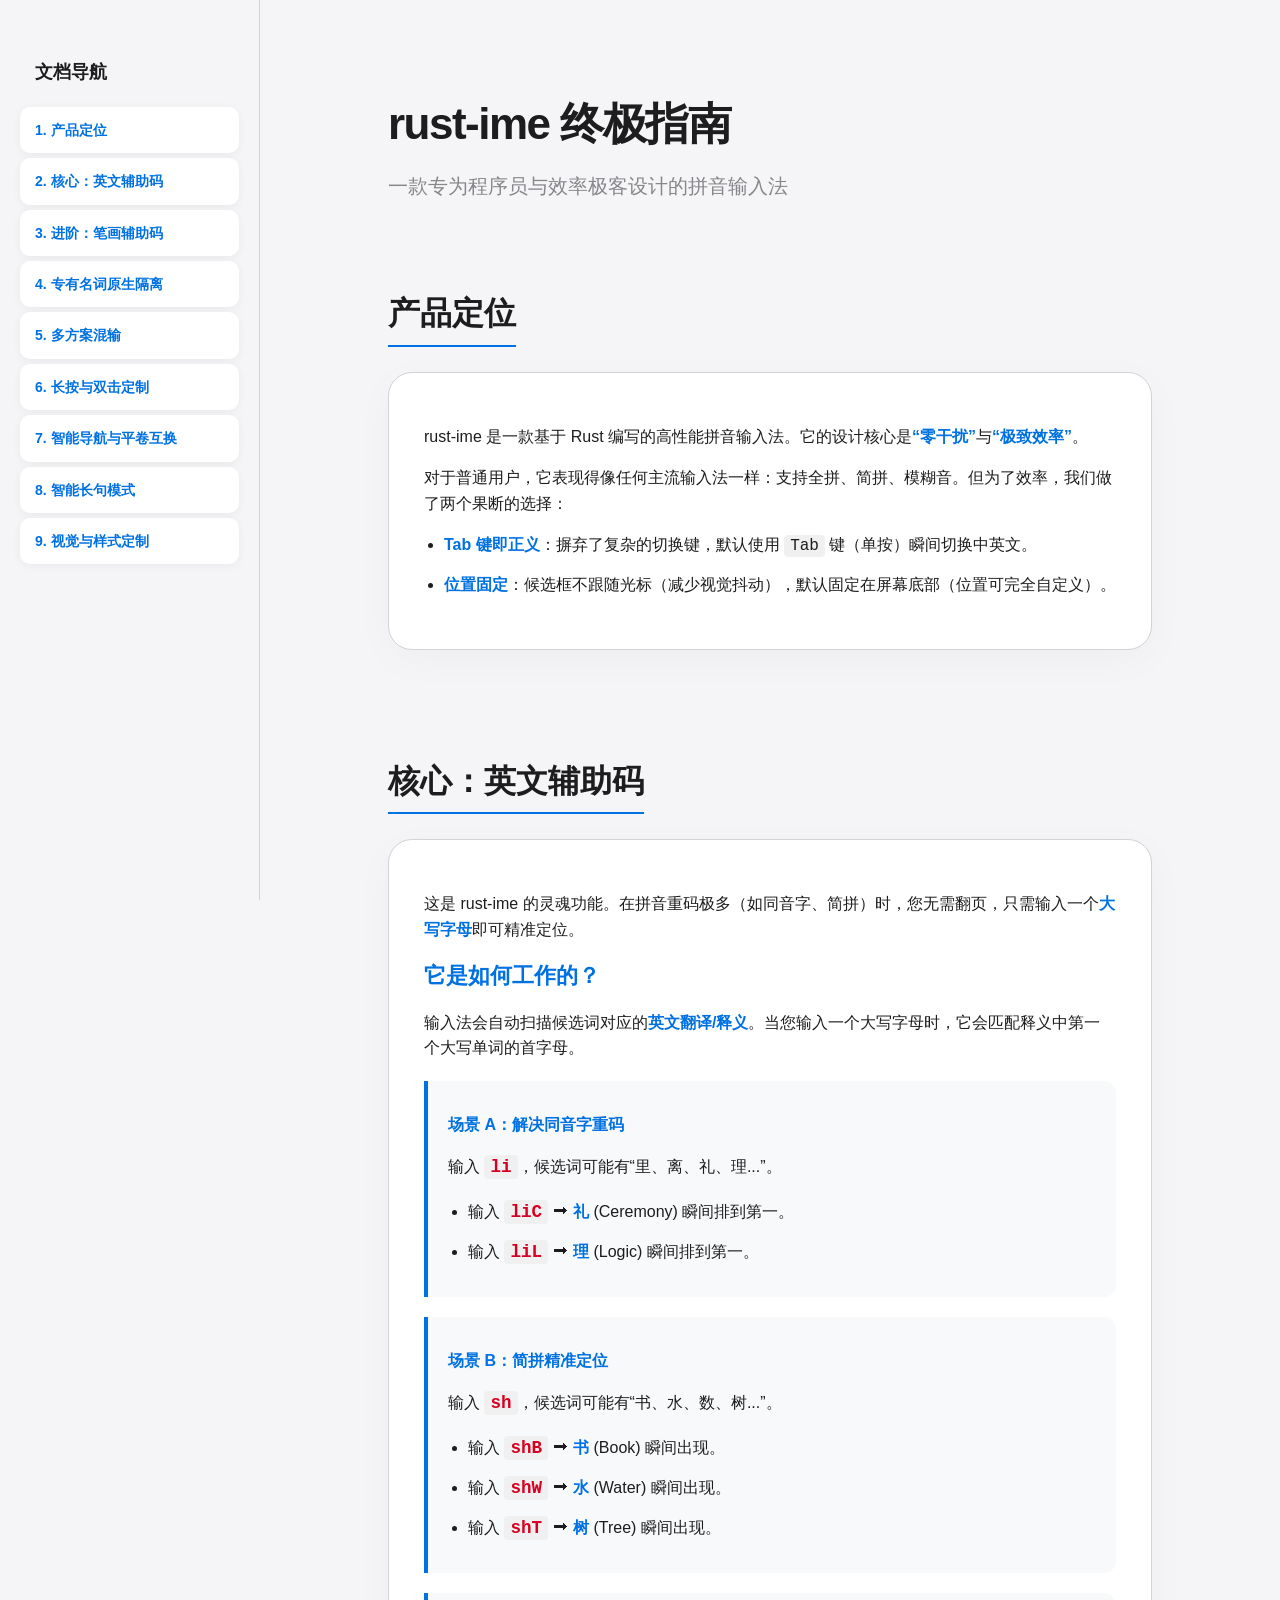
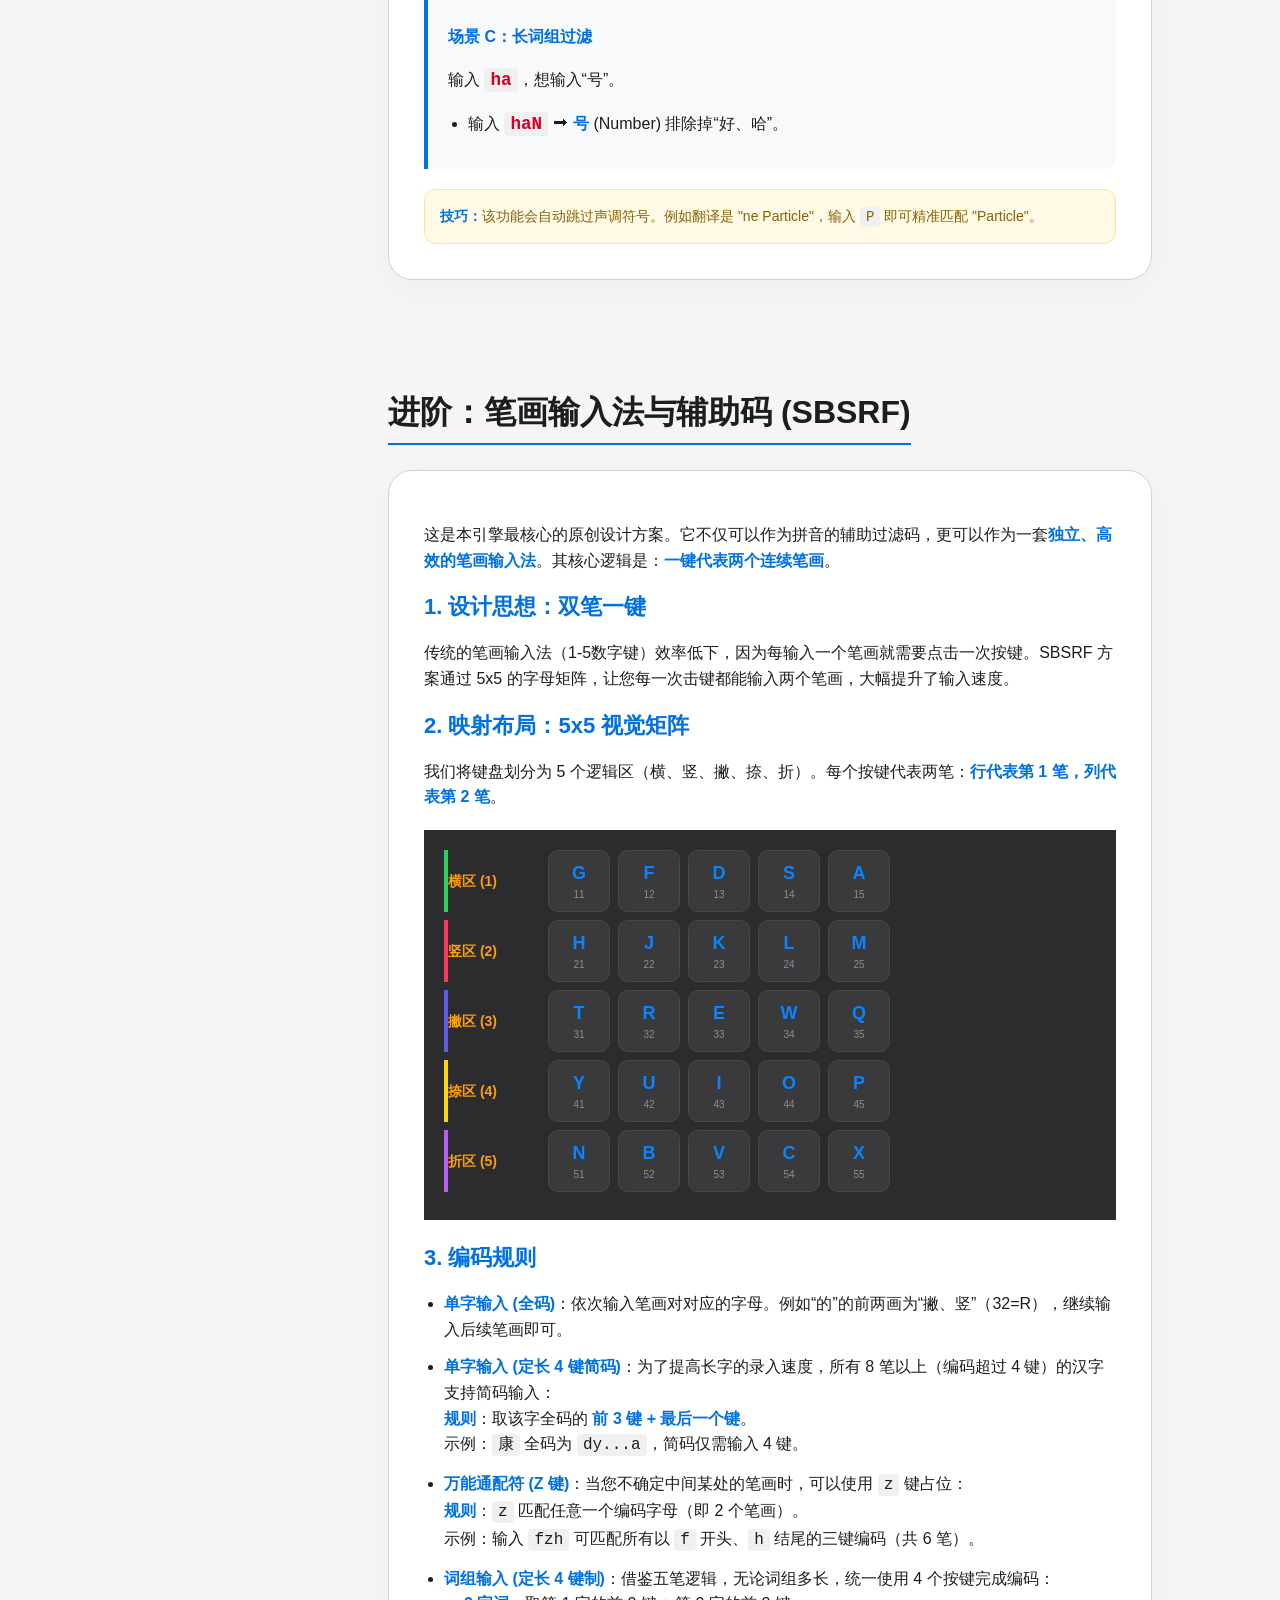
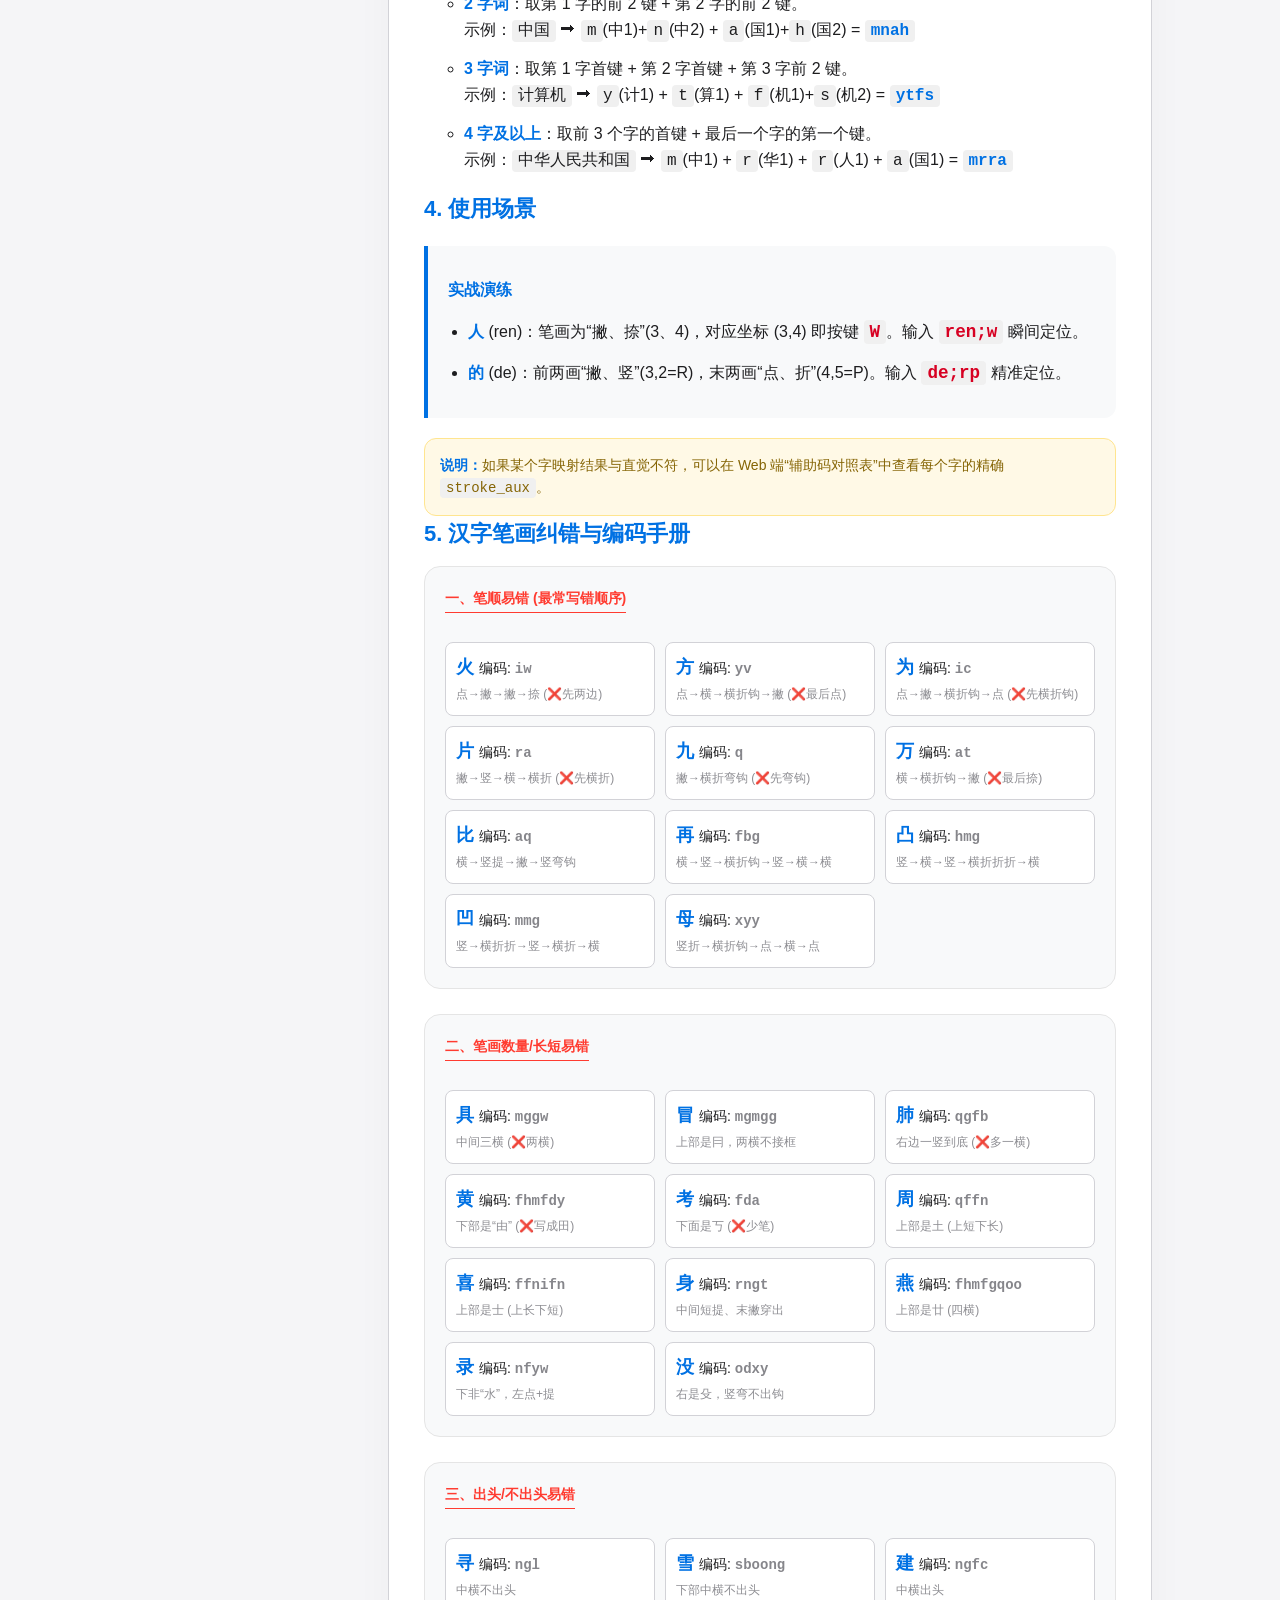
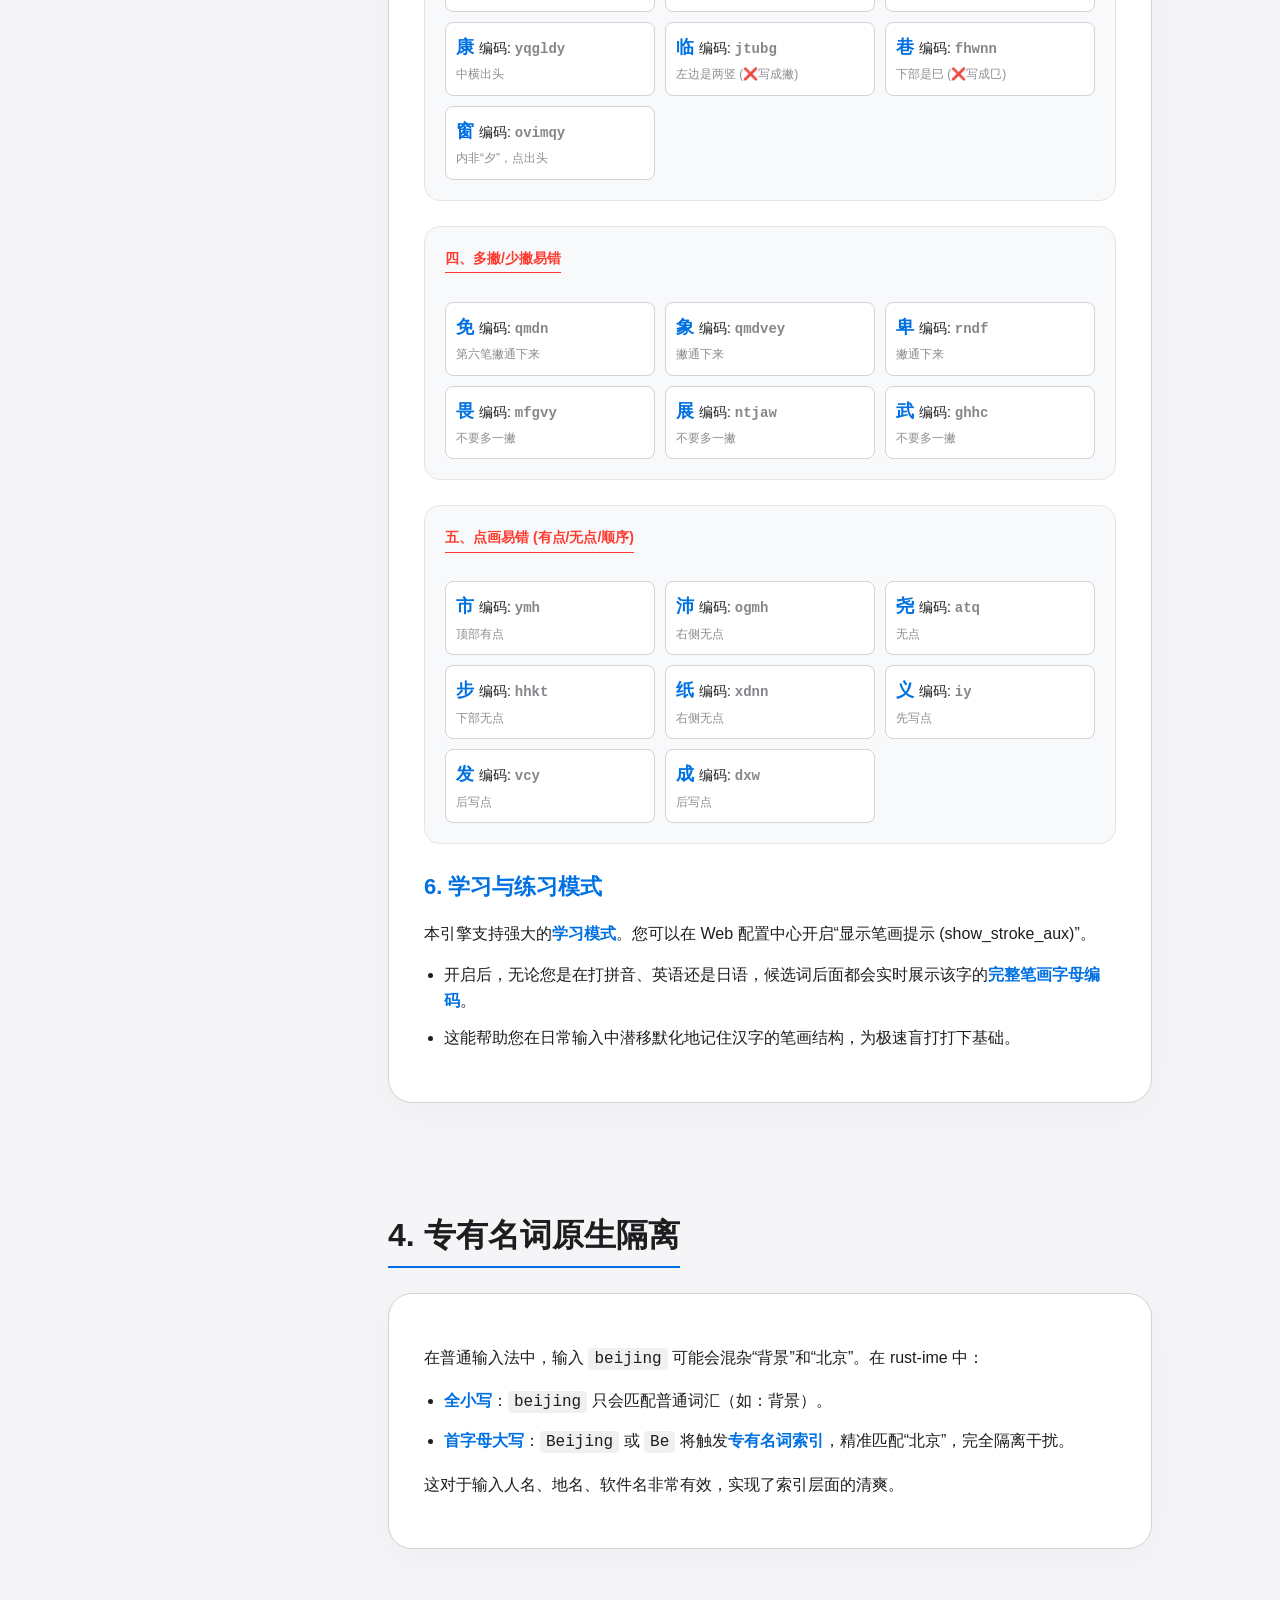
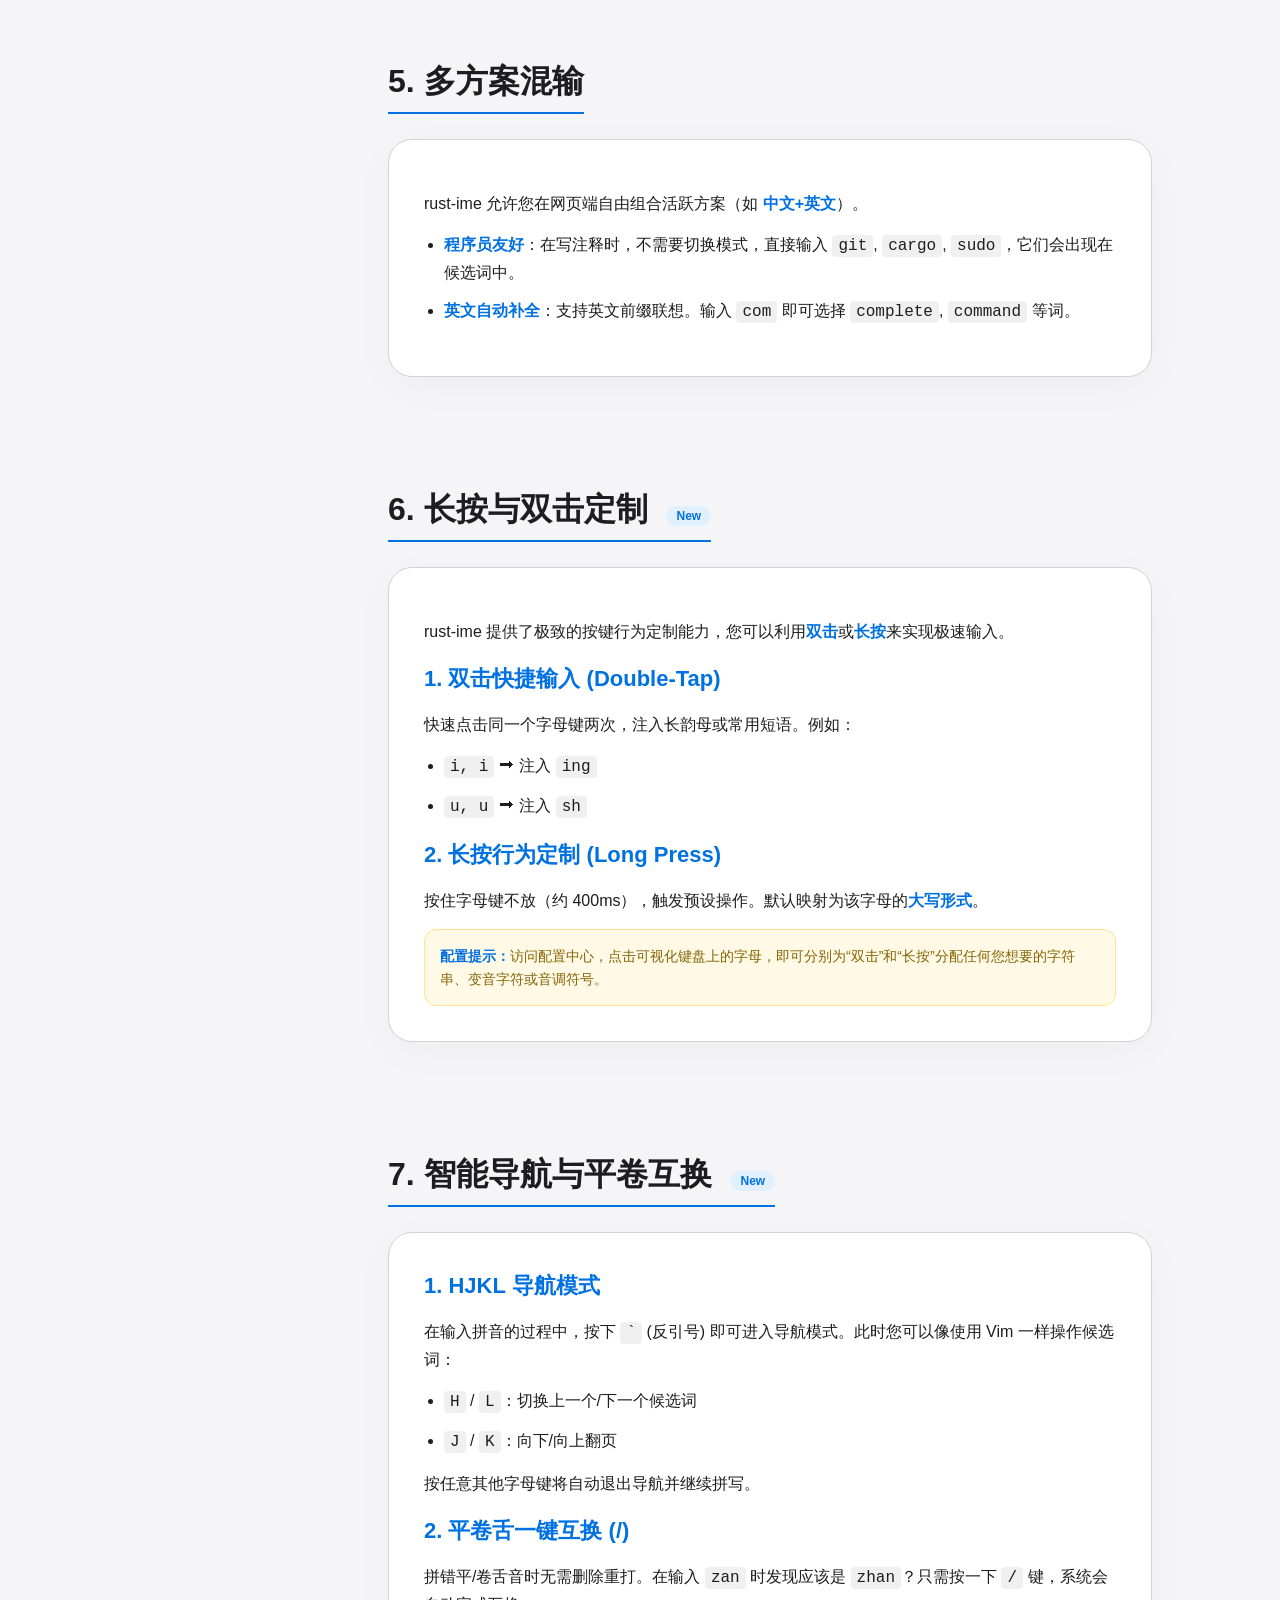
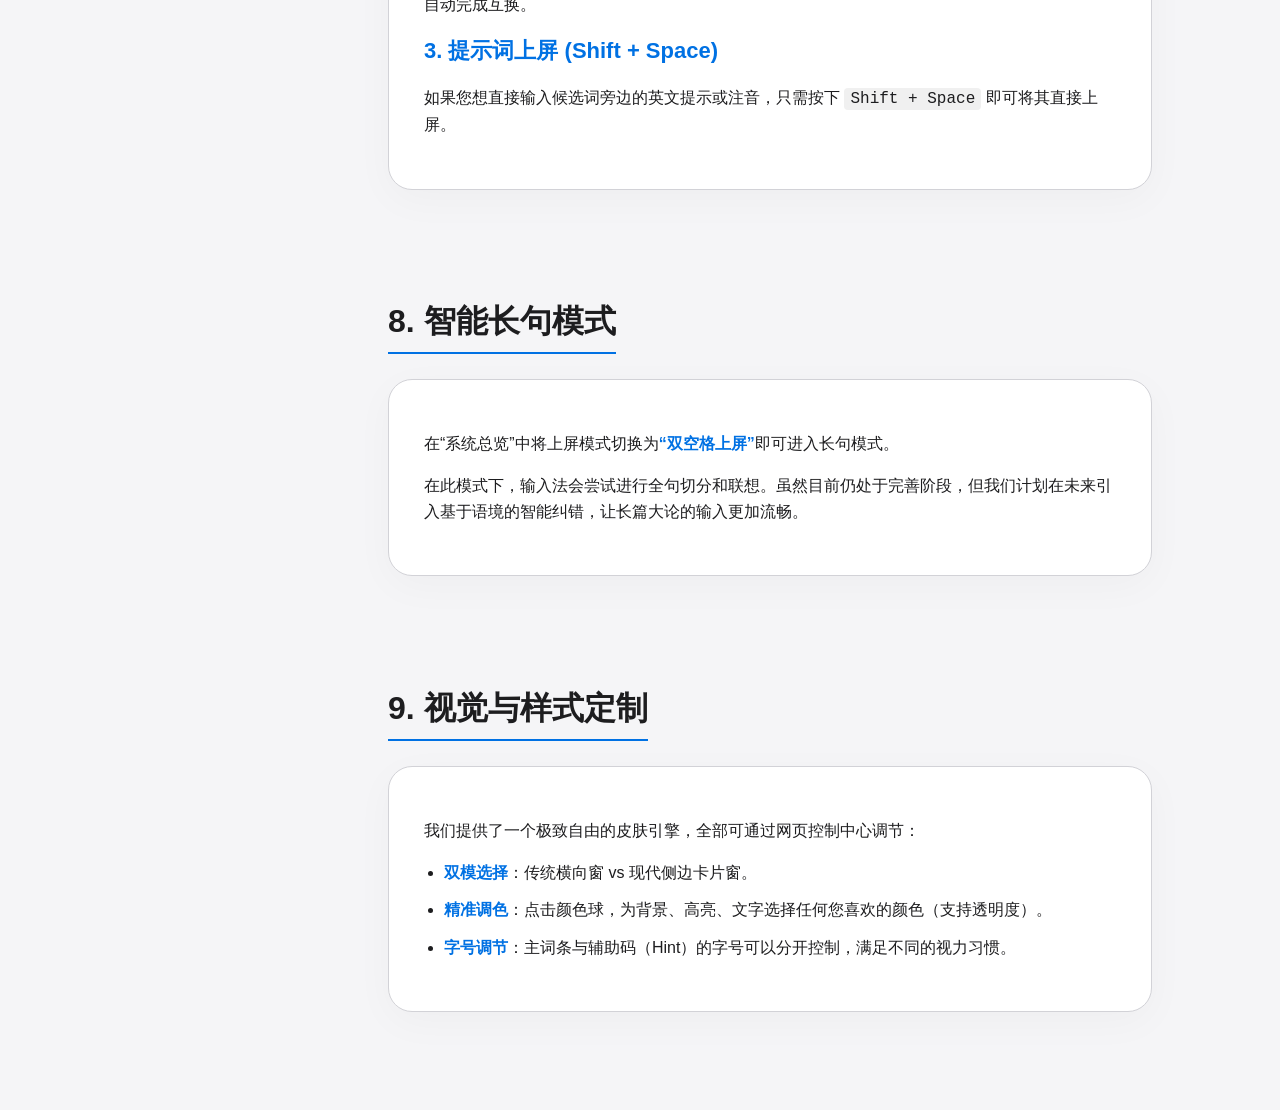
<file: static/help.html>
<!DOCTYPE html>
<html lang="zh-CN">
<head>
    <meta charset="UTF-8">
    <meta name="viewport" content="width=device-width, initial-scale=1.0">
    <title>rust-ime 终极使用指南</title>
    <style>
        :root {
            --apple-bg: #f5f5f7;
            --apple-card: #ffffff;
            --apple-accent: #0071e3;
            --apple-text: #1d1d1f;
            --apple-secondary: #86868b;
            --apple-border: #d2d2d7;
        }

        body {
            font-family: -apple-system, BlinkMacSystemFont, "SF Pro Text", "Helvetica Neue", Arial, sans-serif;
            background-color: var(--apple-bg); color: var(--apple-text); margin: 0; display: flex; line-height: 1.6;
        }

        aside {
            width: 260px; height: 100vh; position: sticky; top: 0; background: rgba(245, 245, 247, 0.85);
            backdrop-filter: blur(25px); border-right: 1px solid var(--apple-border); padding: 40px 20px; box-sizing: border-box;
        }

        aside h3 { font-size: 18px; margin-bottom: 20px; padding-left: 15px; }
        aside nav a {
            display: block; color: var(--apple-text); text-decoration: none; padding: 12px 15px;
            border-radius: 10px; font-size: 14px; margin-bottom: 5px; transition: all 0.2s;
        }
        aside nav a:hover { background: rgba(0,0,0,0.05); }
        aside nav a.active { color: var(--apple-accent); font-weight: 600; background: white; box-shadow: 0 2px 10px rgba(0,0,0,0.05); }

        .keyboard-grid {
            display: grid;
            grid-template-columns: repeat(5, 1fr);
            gap: 10px;
            margin: 20px 0;
            background: #f0f0f2;
            padding: 15px;
            border-radius: 16px;
        }
        .key-cap {
            background: white;
            border: 1px solid #d2d2d7;
            border-radius: 8px;
            padding: 10px;
            text-align: center;
            box-shadow: 0 2px 4px rgba(0,0,0,0.05);
        }
        .key-letter { font-weight: 800; color: var(--apple-accent); display: block; font-size: 18px; }
        .key-desc { font-size: 12px; color: var(--apple-secondary); margin-top: 4px; }
        .row-label { grid-column: 1 / -1; font-weight: 600; font-size: 13px; color: var(--apple-secondary); margin-top: 10px; border-top: 1px solid #e5e5e5; padding-top: 5px; }

        main { flex: 1; padding: 60px 10%; max-width: 1000px; }

        h1 { font-size: 44px; font-weight: 800; margin-bottom: 10px; letter-spacing: -1.5px; }
        .subtitle { color: var(--apple-secondary); font-size: 20px; margin-bottom: 60px; }

        section { margin-bottom: 80px; scroll-margin-top: 60px; }
        h2 { font-size: 32px; font-weight: 700; margin-bottom: 25px; border-bottom: 2px solid var(--apple-accent); display: inline-block; padding-bottom: 5px; }
        
        .feature-card {
            background: var(--apple-card); border-radius: 24px; padding: 35px; margin-bottom: 30px;
            border: 1px solid var(--apple-border); box-shadow: 0 10px 40px rgba(0,0,0,0.03);
        }

        .feature-card h3 { margin-top: 0; font-size: 22px; color: var(--apple-accent); margin-bottom: 15px; }
        
        .example-box {
            background: #f8f9fa; border-left: 4px solid var(--apple-accent); padding: 15px 20px;
            margin: 20px 0; border-radius: 0 12px 12px 0;
        }
        .example-box code { color: #d70022; font-weight: 700; font-size: 1.1em; }

        .pro-tip {
            background: #fff9e6; border: 1px solid #ffe58f; padding: 15px; border-radius: 12px;
            font-size: 14px; color: #856404; margin-top: 15px;
        }

        code { background: #f0f0f0; padding: 2px 6px; border-radius: 4px; font-family: "SF Mono", monospace; }
        .tag { font-size: 12px; background: #e1f0ff; color: #0071e3; padding: 3px 10px; border-radius: 12px; font-weight: 600; margin-left: 10px; }
        ul { padding-left: 20px; }
        li { margin-bottom: 12px; }
        b { color: var(--apple-accent); }
    </style>
</head>
<body>
    <aside>
        <h3>文档导航</h3>
        <nav>
            <a href="#intro">1. 产品定位</a>
            <a href="#aux-code">2. 核心：英文辅助码</a>
            <a href="#stroke-aux">3. 进阶：笔画辅助码</a>
            <a href="#proper-nouns">4. 专有名词原生隔离</a>
            <a href="#mixed-input">5. 多方案混输</a>
            <a href="#quick-rime">6. 长按与双击定制</a>
            <a href="#nav-mode">7. 智能导航与平卷互换</a>
            <a href="#sentence-mode">8. 智能长句模式</a>
            <a href="#ui-custom">9. 视觉与样式定制</a>
        </nav>
    </aside>

    <main>
        <h1>rust-ime 终极指南</h1>
        <div class="subtitle">一款专为程序员与效率极客设计的拼音输入法</div>

        <section id="intro">
            <h2>产品定位</h2>
            <div class="feature-card">
                <p>rust-ime 是一款基于 Rust 编写的高性能拼音输入法。它的设计核心是<b>“零干扰”</b>与<b>“极致效率”</b>。</p>
                <p>对于普通用户，它表现得像任何主流输入法一样：支持全拼、简拼、模糊音。但为了效率，我们做了两个果断的选择：</p>
                <ul>
                    <li><b>Tab 键即正义</b>：摒弃了复杂的切换键，默认使用 <code>Tab</code> 键（单按）瞬间切换中英文。</li>
                    <li><b>位置固定</b>：候选框不跟随光标（减少视觉抖动），默认固定在屏幕底部（位置可完全自定义）。</li>
                </ul>
            </div>
        </section>

        <section id="aux-code">
            <h2>核心：英文辅助码</h2>
            <div class="feature-card">
                <p>这是 rust-ime 的灵魂功能。在拼音重码极多（如同音字、简拼）时，您无需翻页，只需输入一个<b>大写字母</b>即可精准定位。</p>
                
                <h3>它是如何工作的？</h3>
                <p>输入法会自动扫描候选词对应的<b>英文翻译/释义</b>。当您输入一个大写字母时，它会匹配释义中第一个大写单词的首字母。</p>

                <div class="example-box">
                    <p><b>场景 A：解决同音字重码</b></p>
                    <p>输入 <code>li</code>，候选词可能有“里、离、礼、理...”。</p>
                    <ul>
                        <li>输入 <code>liC</code> ⮕ <b>礼</b> (Ceremony) 瞬间排到第一。</li>
                        <li>输入 <code>liL</code> ⮕ <b>理</b> (Logic) 瞬间排到第一。</li>
                    </ul>
                </div>

                <div class="example-box">
                    <p><b>场景 B：简拼精准定位</b></p>
                    <p>输入 <code>sh</code>，候选词可能有“书、水、数、树...”。</p>
                    <ul>
                        <li>输入 <code>shB</code> ⮕ <b>书</b> (Book) 瞬间出现。</li>
                        <li>输入 <code>shW</code> ⮕ <b>水</b> (Water) 瞬间出现。</li>
                        <li>输入 <code>shT</code> ⮕ <b>树</b> (Tree) 瞬间出现。</li>
                    </ul>
                </div>

                <div class="example-box">
                    <p><b>场景 C：长词组过滤</b></p>
                    <p>输入 <code>ha</code>，想输入“号”。</p>
                    <ul>
                        <li>输入 <code>haN</code> ⮕ <b>号</b> (Number) 排除掉“好、哈”。</li>
                    </ul>
                </div>

                <div class="pro-tip">
                    <b>技巧：</b>该功能会自动跳过声调符号。例如翻译是 "ne Particle"，输入 <code>P</code> 即可精准匹配 "Particle"。
                </div>
            </div>
        </section>

        <section id="stroke-aux">
            <h2>进阶：笔画输入法与辅助码 (SBSRF)</h2>
            <div class="feature-card">
                <p>这是本引擎最核心的原创设计方案。它不仅可以作为拼音的辅助过滤码，更可以作为一套<b>独立、高效的笔画输入法</b>。其核心逻辑是：<b>一键代表两个连续笔画</b>。</p>

                <h3>1. 设计思想：双笔一键</h3>
                <p>传统的笔画输入法（1-5数字键）效率低下，因为每输入一个笔画就需要点击一次按键。SBSRF 方案通过 5x5 的字母矩阵，让您每一次击键都能输入两个笔画，大幅提升了输入速度。</p>

                <h3>2. 映射布局：5x5 视觉矩阵</h3>
                <p>我们将键盘划分为 5 个逻辑区（横、竖、撇、捺、折）。每个按键代表两笔：<b>行代表第 1 笔，列代表第 2 笔</b>。</p>

                <div class="keyboard-visual">
                    <style>
                        .keyboard-visual { background: #2c2c2e; padding: 20px; border_radius: 20px; color: white; margin: 20px 0; }
                        .zone-row { display: flex; align-items: center; margin-bottom: 8px; }
                        .zone-label { width: 100px; font-weight: bold; font-size: 14px; color: #ff9f0a; }
                        .key-node { 
                            width: 60px; height: 60px; border: 1px solid #48484a; border-radius: 10px;
                            margin-right: 8px; display: flex; flex-direction: column; align-items: center; justify-content: center;
                            background: #3a3a3c;
                        }
                        .key-main { font-size: 18px; font-weight: 800; color: #0a84ff; }
                        .key-sub { font-size: 10px; color: #8e8e93; }
                        .h-zone { border-left: 4px solid #30d158; } /* 横 - 绿 */
                        .v-zone { border-left: 4px solid #ff375f; } /* 竖 - 红 */
                        .p-zone { border-left: 4px solid #5e5ce6; } /* 撇 - 蓝 */
                        .n-zone { border-left: 4px solid #ffd60a; } /* 捺 - 黄 */
                        .z-zone { border-left: 4px solid #bf5af2; } /* 折 - 紫 */
                    </style>

                    <div class="zone-row h-zone">
                        <div class="zone-label">横区 (1)</div>
                        <div class="key-node"><span class="key-main">G</span><span class="key-sub">11</span></div>
                        <div class="key-node"><span class="key-main">F</span><span class="key-sub">12</span></div>
                        <div class="key-node"><span class="key-main">D</span><span class="key-sub">13</span></div>
                        <div class="key-node"><span class="key-main">S</span><span class="key-sub">14</span></div>
                        <div class="key-node"><span class="key-main">A</span><span class="key-sub">15</span></div>
                    </div>
                    <div class="zone-row v-zone">
                        <div class="zone-label">竖区 (2)</div>
                        <div class="key-node"><span class="key-main">H</span><span class="key-sub">21</span></div>
                        <div class="key-node"><span class="key-main">J</span><span class="key-sub">22</span></div>
                        <div class="key-node"><span class="key-main">K</span><span class="key-sub">23</span></div>
                        <div class="key-node"><span class="key-main">L</span><span class="key-sub">24</span></div>
                        <div class="key-node"><span class="key-main">M</span><span class="key-sub">25</span></div>
                    </div>
                    <div class="zone-row p-zone">
                        <div class="zone-label">撇区 (3)</div>
                        <div class="key-node"><span class="key-main">T</span><span class="key-sub">31</span></div>
                        <div class="key-node"><span class="key-main">R</span><span class="key-sub">32</span></div>
                        <div class="key-node"><span class="key-main">E</span><span class="key-sub">33</span></div>
                        <div class="key-node"><span class="key-main">W</span><span class="key-sub">34</span></div>
                        <div class="key-node"><span class="key-main">Q</span><span class="key-sub">35</span></div>
                    </div>
                    <div class="zone-row n-zone">
                        <div class="zone-label">捺区 (4)</div>
                        <div class="key-node"><span class="key-main">Y</span><span class="key-sub">41</span></div>
                        <div class="key-node"><span class="key-main">U</span><span class="key-sub">42</span></div>
                        <div class="key-node"><span class="key-main">I</span><span class="key-sub">43</span></div>
                        <div class="key-node"><span class="key-main">O</span><span class="key-sub">44</span></div>
                        <div class="key-node"><span class="key-main">P</span><span class="key-sub">45</span></div>
                    </div>
                    <div class="zone-row z-zone">
                        <div class="zone-label">折区 (5)</div>
                        <div class="key-node"><span class="key-main">N</span><span class="key-sub">51</span></div>
                        <div class="key-node"><span class="key-main">B</span><span class="key-sub">52</span></div>
                        <div class="key-node"><span class="key-main">V</span><span class="key-sub">53</span></div>
                        <div class="key-node"><span class="key-main">C</span><span class="key-sub">54</span></div>
                        <div class="key-node"><span class="key-main">X</span><span class="key-sub">55</span></div>
                    </div>
                </div>

                <h3>3. 编码规则</h3>
                <ul>
                    <li><b>单字输入 (全码)</b>：依次输入笔画对对应的字母。例如“的”的前两画为“撇、竖”（32=R），继续输入后续笔画即可。</li>
                    <li><b>单字输入 (定长 4 键简码)</b>：为了提高长字的录入速度，所有 8 笔以上（编码超过 4 键）的汉字支持简码输入：
                        <br><b>规则</b>：取该字全码的 <b>前 3 键 + 最后一个键</b>。
                        <br>示例：<code>康</code> 全码为 <code>dy...a</code>，简码仅需输入 4 键。
                    </li>
                    <li><b>万能通配符 (Z 键)</b>：当您不确定中间某处的笔画时，可以使用 <code>z</code> 键占位：
                        <br><b>规则</b>：<code>z</code> 匹配任意一个编码字母（即 2 个笔画）。
                        <br>示例：输入 <code>fzh</code> 可匹配所有以 <code>f</code> 开头、<code>h</code> 结尾的三键编码（共 6 笔）。
                    </li>
                    <li><b>词组输入 (定长 4 键制)</b>：借鉴五笔逻辑，无论词组多长，统一使用 4 个按键完成编码：
                        <ul>
                            <li><b>2 字词</b>：取第 1 字的前 2 键 + 第 2 字的前 2 键。
                                <br>示例：<code>中国</code> ⮕ <code>m</code>(中1)+<code>n</code>(中2) + <code>a</code>(国1)+<code>h</code>(国2) = <b><code>mnah</code></b></li>
                            <li><b>3 字词</b>：取第 1 字首键 + 第 2 字首键 + 第 3 字前 2 键。
                                <br>示例：<code>计算机</code> ⮕ <code>y</code>(计1) + <code>t</code>(算1) + <code>f</code>(机1)+<code>s</code>(机2) = <b><code>ytfs</code></b></li>
                            <li><b>4 字及以上</b>：取前 3 个字的首键 + 最后一个字的第一个键。
                                <br>示例：<code>中华人民共和国</code> ⮕ <code>m</code>(中1) + <code>r</code>(华1) + <code>r</code>(人1) + <code>a</code>(国1) = <b><code>mrra</code></b></li>
                        </ul>
                    </li>
                </ul>

                <h3>4. 使用场景</h3>

                <div class="example-box">
                    <p><b>实战演练</b></p>
                    <ul>
                        <li><b>人</b> (ren)：笔画为“撇、捺”(3、4)，对应坐标 (3,4) 即按键 <code>W</code>。输入 <code>ren;w</code> 瞬间定位。</li>
                        <li><b>的</b> (de)：前两画“撇、竖”(3,2=R)，末两画“点、折”(4,5=P)。输入 <code>de;rp</code> 精准定位。</li>
                    </ul>
                </div>

                <div class="pro-tip">
                    <b>说明：</b>如果某个字映射结果与直觉不符，可以在 Web 端“辅助码对照表”中查看每个字的精确 <code>stroke_aux</code>。
                </div>

                <h3>5. 汉字笔画纠错与编码手册</h3>
                <div class="mistake-manual">
                    <style>
                        .mistake-manual { font-size: 14px; }
                        .mistake-group { margin-bottom: 25px; background: #f8f9fa; padding: 20px; border-radius: 16px; border: 1px solid #e5e5e5; }
                        .mistake-group h4 { margin-top: 0; color: #ff3b30; border-bottom: 1px solid #ff3b30; display: inline-block; padding-bottom: 3px; }
                        .mistake-list { display: grid; grid-template-columns: repeat(auto-fill, minmax(200px, 1fr)); gap: 10px; margin-top: 10px; }
                        .mistake-item { background: white; padding: 10px; border-radius: 8px; border: 1px solid #d2d2d7; }
                        .mistake-char { font-weight: bold; font-size: 18px; color: var(--apple-accent); margin-right: 5px; }
                        .mistake-code { color: #86868b; font-family: monospace; font-weight: bold; }
                        .mistake-desc { display: block; font-size: 12px; color: #8e8e93; margin-top: 4px; }
                    </style>

                    <div class="mistake-group">
                        <h4>一、笔顺易错 (最常写错顺序)</h4>
                        <div class="mistake-list">
                            <div class="mistake-item"><span class="mistake-char">火</span>编码: <span class="mistake-code">iw</span><span class="mistake-desc">点→撇→撇→捺 (❌先两边)</span></div>
                            <div class="mistake-item"><span class="mistake-char">方</span>编码: <span class="mistake-code">yv</span><span class="mistake-desc">点→横→横折钩→撇 (❌最后点)</span></div>
                            <div class="mistake-item"><span class="mistake-char">为</span>编码: <span class="mistake-code">ic</span><span class="mistake-desc">点→撇→横折钩→点 (❌先横折钩)</span></div>
                            <div class="mistake-item"><span class="mistake-char">片</span>编码: <span class="mistake-code">ra</span><span class="mistake-desc">撇→竖→横→横折 (❌先横折)</span></div>
                            <div class="mistake-item"><span class="mistake-char">九</span>编码: <span class="mistake-code">q</span><span class="mistake-desc">撇→横折弯钩 (❌先弯钩)</span></div>
                            <div class="mistake-item"><span class="mistake-char">万</span>编码: <span class="mistake-code">at</span><span class="mistake-desc">横→横折钩→撇 (❌最后捺)</span></div>
                            <div class="mistake-item"><span class="mistake-char">比</span>编码: <span class="mistake-code">aq</span><span class="mistake-desc">横→竖提→撇→竖弯钩</span></div>
                            <div class="mistake-item"><span class="mistake-char">再</span>编码: <span class="mistake-code">fbg</span><span class="mistake-desc">横→竖→横折钩→竖→横→横</span></div>
                            <div class="mistake-item"><span class="mistake-char">凸</span>编码: <span class="mistake-code">hmg</span><span class="mistake-desc">竖→横→竖→横折折折→横</span></div>
                            <div class="mistake-item"><span class="mistake-char">凹</span>编码: <span class="mistake-code">mmg</span><span class="mistake-desc">竖→横折折→竖→横折→横</span></div>
                            <div class="mistake-item"><span class="mistake-char">母</span>编码: <span class="mistake-code">xyy</span><span class="mistake-desc">竖折→横折钩→点→横→点</span></div>
                        </div>
                    </div>

                    <div class="mistake-group">
                        <h4>二、笔画数量/长短易错</h4>
                        <div class="mistake-list">
                            <div class="mistake-item"><span class="mistake-char">具</span>编码: <span class="mistake-code">mggw</span><span class="mistake-desc">中间三横 (❌两横)</span></div>
                            <div class="mistake-item"><span class="mistake-char">冒</span>编码: <span class="mistake-code">mgmgg</span><span class="mistake-desc">上部是冃，两横不接框</span></div>
                            <div class="mistake-item"><span class="mistake-char">肺</span>编码: <span class="mistake-code">qgfb</span><span class="mistake-desc">右边一竖到底 (❌多一横)</span></div>
                            <div class="mistake-item"><span class="mistake-char">黄</span>编码: <span class="mistake-code">fhmfdy</span><span class="mistake-desc">下部是“由” (❌写成田)</span></div>
                            <div class="mistake-item"><span class="mistake-char">考</span>编码: <span class="mistake-code">fda</span><span class="mistake-desc">下面是丂 (❌少笔)</span></div>
                            <div class="mistake-item"><span class="mistake-char">周</span>编码: <span class="mistake-code">qffn</span><span class="mistake-desc">上部是土 (上短下长)</span></div>
                            <div class="mistake-item"><span class="mistake-char">喜</span>编码: <span class="mistake-code">ffnifn</span><span class="mistake-desc">上部是士 (上长下短)</span></div>
                            <div class="mistake-item"><span class="mistake-char">身</span>编码: <span class="mistake-code">rngt</span><span class="mistake-desc">中间短提、末撇穿出</span></div>
                            <div class="mistake-item"><span class="mistake-char">燕</span>编码: <span class="mistake-code">fhmfgqoo</span><span class="mistake-desc">上部是廿 (四横)</span></div>
                            <div class="mistake-item"><span class="mistake-char">录</span>编码: <span class="mistake-code">nfyw</span><span class="mistake-desc">下非“水”，左点+提</span></div>
                            <div class="mistake-item"><span class="mistake-char">没</span>编码: <span class="mistake-code">odxy</span><span class="mistake-desc">右是殳，竖弯不出钩</span></div>
                        </div>
                    </div>

                    <div class="mistake-group">
                        <h4>三、出头/不出头易错</h4>
                        <div class="mistake-list">
                            <div class="mistake-item"><span class="mistake-char">寻</span>编码: <span class="mistake-code">ngl</span><span class="mistake-desc">中横不出头</span></div>
                            <div class="mistake-item"><span class="mistake-char">雪</span>编码: <span class="mistake-code">sboong</span><span class="mistake-desc">下部中横不出头</span></div>
                            <div class="mistake-item"><span class="mistake-char">建</span>编码: <span class="mistake-code">ngfc</span><span class="mistake-desc">中横出头</span></div>
                            <div class="mistake-item"><span class="mistake-char">康</span>编码: <span class="mistake-code">yqgldy</span><span class="mistake-desc">中横出头</span></div>
                            <div class="mistake-item"><span class="mistake-char">临</span>编码: <span class="mistake-code">jtubg</span><span class="mistake-desc">左边是两竖 (❌写成撇)</span></div>
                            <div class="mistake-item"><span class="mistake-char">巷</span>编码: <span class="mistake-code">fhwnn</span><span class="mistake-desc">下部是巳 (❌写成㔾)</span></div>
                            <div class="mistake-item"><span class="mistake-char">窗</span>编码: <span class="mistake-code">ovimqy</span><span class="mistake-desc">内非“夕”，点出头</span></div>
                        </div>
                    </div>

                    <div class="mistake-group">
                        <h4>四、多撇/少撇易错</h4>
                        <div class="mistake-list">
                            <div class="mistake-item"><span class="mistake-char">免</span>编码: <span class="mistake-code">qmdn</span><span class="mistake-desc">第六笔撇通下来</span></div>
                            <div class="mistake-item"><span class="mistake-char">象</span>编码: <span class="mistake-code">qmdvey</span><span class="mistake-desc">撇通下来</span></div>
                            <div class="mistake-item"><span class="mistake-char">卑</span>编码: <span class="mistake-code">rndf</span><span class="mistake-desc">撇通下来</span></div>
                            <div class="mistake-item"><span class="mistake-char">畏</span>编码: <span class="mistake-code">mfgvy</span><span class="mistake-desc">不要多一撇</span></div>
                            <div class="mistake-item"><span class="mistake-char">展</span>编码: <span class="mistake-code">ntjaw</span><span class="mistake-desc">不要多一撇</span></div>
                            <div class="mistake-item"><span class="mistake-char">武</span>编码: <span class="mistake-code">ghhc</span><span class="mistake-desc">不要多一撇</span></div>
                        </div>
                    </div>

                    <div class="mistake-group">
                        <h4>五、点画易错 (有点/无点/顺序)</h4>
                        <div class="mistake-list">
                            <div class="mistake-item"><span class="mistake-char">市</span>编码: <span class="mistake-code">ymh</span><span class="mistake-desc">顶部有点</span></div>
                            <div class="mistake-item"><span class="mistake-char">沛</span>编码: <span class="mistake-code">ogmh</span><span class="mistake-desc">右侧无点</span></div>
                            <div class="mistake-item"><span class="mistake-char">尧</span>编码: <span class="mistake-code">atq</span><span class="mistake-desc">无点</span></div>
                            <div class="mistake-item"><span class="mistake-char">步</span>编码: <span class="mistake-code">hhkt</span><span class="mistake-desc">下部无点</span></div>
                            <div class="mistake-item"><span class="mistake-char">纸</span>编码: <span class="mistake-code">xdnn</span><span class="mistake-desc">右侧无点</span></div>
                            <div class="mistake-item"><span class="mistake-char">义</span>编码: <span class="mistake-code">iy</span><span class="mistake-desc">先写点</span></div>
                            <div class="mistake-item"><span class="mistake-char">发</span>编码: <span class="mistake-code">vcy</span><span class="mistake-desc">后写点</span></div>
                            <div class="mistake-item"><span class="mistake-char">成</span>编码: <span class="mistake-code">dxw</span><span class="mistake-desc">后写点</span></div>
                        </div>
                    </div>
                </div>

                <h3>6. 学习与练习模式</h3>
                <p>本引擎支持强大的<b>学习模式</b>。您可以在 Web 配置中心开启“显示笔画提示 (show_stroke_aux)”。</p>
                <ul>
                    <li>开启后，无论您是在打拼音、英语还是日语，候选词后面都会实时展示该字的<b>完整笔画字母编码</b>。</li>
                    <li>这能帮助您在日常输入中潜移默化地记住汉字的笔画结构，为极速盲打打下基础。</li>
                </ul>
            </div>
        </section>
        <section id="proper-nouns">
            <h2>4. 专有名词原生隔离</h2>
            <div class="feature-card">
                <p>在普通输入法中，输入 <code>beijing</code> 可能会混杂“背景”和“北京”。在 rust-ime 中：</p>
                <ul>
                    <li><b>全小写</b>：<code>beijing</code> 只会匹配普通词汇（如：背景）。</li>
                    <li><b>首字母大写</b>：<code>Beijing</code> 或 <code>Be</code> 将触发<b>专有名词索引</b>，精准匹配“北京”，完全隔离干扰。</li>
                </ul>
                <p>这对于输入人名、地名、软件名非常有效，实现了索引层面的清爽。</p>
            </div>
        </section>

        <section id="mixed-input">
            <h2>5. 多方案混输</h2>
            <div class="feature-card">
                <p>rust-ime 允许您在网页端自由组合活跃方案（如 <b>中文+英文</b>）。</p>
                <ul>
                    <li><b>程序员友好</b>：在写注释时，不需要切换模式，直接输入 <code>git</code>, <code>cargo</code>, <code>sudo</code>，它们会出现在候选词中。</li>
                    <li><b>英文自动补全</b>：支持英文前缀联想。输入 <code>com</code> 即可选择 <code>complete</code>, <code>command</code> 等词。</li>
                </ul>
            </div>
        </section>

        <section id="quick-rime">
            <h2>6. 长按与双击定制 <span class="tag">New</span></h2>
            <div class="feature-card">
                <p>rust-ime 提供了极致的按键行为定制能力，您可以利用<b>双击</b>或<b>长按</b>来实现极速输入。</p>
                
                <h3>1. 双击快捷输入 (Double-Tap)</h3>
                <p>快速点击同一个字母键两次，注入长韵母或常用短语。例如：</p>
                <ul>
                    <li><code>i, i</code> ⮕ 注入 <code>ing</code></li>
                    <li><code>u, u</code> ⮕ 注入 <code>sh</code></li>
                </ul>

                <h3>2. 长按行为定制 (Long Press)</h3>
                <p>按住字母键不放（约 400ms），触发预设操作。默认映射为该字母的<b>大写形式</b>。</p>

                <div class="pro-tip">
                    <b>配置提示：</b>访问配置中心，点击可视化键盘上的字母，即可分别为“双击”和“长按”分配任何您想要的字符串、变音字符或音调符号。
                </div>
            </div>
        </section>

        <section id="nav-mode">
            <h2>7. 智能导航与平卷互换 <span class="tag">New</span></h2>
            <div class="feature-card">
                <h3>1. HJKL 导航模式</h3>
                <p>在输入拼音的过程中，按下 <code>`</code> (反引号) 即可进入导航模式。此时您可以像使用 Vim 一样操作候选词：</p>
                <ul>
                    <li><code>H</code> / <code>L</code>：切换上一个/下一个候选词</li>
                    <li><code>J</code> / <code>K</code>：向下/向上翻页</li>
                </ul>
                <p>按任意其他字母键将自动退出导航并继续拼写。</p>

                <h3>2. 平卷舌一键互换 (/)</h3>
                <p>拼错平/卷舌音时无需删除重打。在输入 <code>zan</code> 时发现应该是 <code>zhan</code>？只需按一下 <code>/</code> 键，系统会自动完成互换。</p>

                <h3>3. 提示词上屏 (Shift + Space)</h3>
                <p>如果您想直接输入候选词旁边的英文提示或注音，只需按下 <code>Shift + Space</code> 即可将其直接上屏。</p>
            </div>
        </section>

        <section id="sentence-mode">
            <h2>8. 智能长句模式</h2>
            <div class="feature-card">
                <p>在“系统总览”中将上屏模式切换为<b>“双空格上屏”</b>即可进入长句模式。</p>
                <p>在此模式下，输入法会尝试进行全句切分和联想。虽然目前仍处于完善阶段，但我们计划在未来引入基于语境的智能纠错，让长篇大论的输入更加流畅。</p>
            </div>
        </section>

        <section id="ui-custom">
            <h2>9. 视觉与样式定制</h2>
            <div class="feature-card">
                <p>我们提供了一个极致自由的皮肤引擎，全部可通过网页控制中心调节：</p>
                <ul>
                    <li><b>双模选择</b>：传统横向窗 vs 现代侧边卡片窗。</li>
                    <li><b>精准调色</b>：点击颜色球，为背景、高亮、文字选择任何您喜欢的颜色（支持透明度）。</li>
                    <li><b>字号调节</b>：主词条与辅助码（Hint）的字号可以分开控制，满足不同的视力习惯。</li>
                </ul>
            </div>
        </section>
    </main>

    <script>
        const links = document.querySelectorAll('aside nav a');
        const sections = document.querySelectorAll('section');

        window.onscroll = () => {
            let current = "";
            sections.forEach(s => {
                const top = s.offsetTop;
                if (pageYOffset >= top - 150) { current = s.getAttribute('id'); }
            });
            links.forEach(l => {
                l.classList.remove('active');
                if (l.getAttribute('href').includes(current)) { l.classList.add('active'); }
            });
        };
    </script>
</body>
</html>
</file>
<file: static/css/style.css>
:root {
    --apple-bg: #f5f5f7;
    --apple-card: rgba(255, 255, 255, 0.95);
    --apple-accent: #0071e3;
    --apple-text: #1d1d1f;
    --apple-secondary: #86868b;
    --apple-border: #d2d2d7;
    --apple-glass: blur(20px) saturate(180%);
}

body {
    font-family: -apple-system, BlinkMacSystemFont, "SF Pro Text", "Myriad Set Pro", "Helvetica Neue", Helvetica, Arial, sans-serif;
    background-color: var(--apple-bg);
    color: var(--apple-text);
    margin: 0;
    padding: 0;
    line-height: 1.5;
}

.container {
    max-width: 1000px;
    margin: 0 auto;
    padding: 60px 20px;
}

header {
    margin-bottom: 40px;
    display: flex;
    align-items: center;
    gap: 20px;
}

.back-link {
    text-decoration: none;
    color: var(--apple-accent);
    font-weight: 500;
    display: flex;
    align-items: center;
    gap: 5px;
}

h1 {
    font-size: 40px;
    font-weight: 700;
    margin: 0;
    letter-spacing: -1px;
}

h2 {
    font-size: 22px;
    font-weight: 600;
    margin: 40px 0 20px;
    border-bottom: 1px solid var(--apple-border);
    padding-bottom: 10px;
}

h3 {
    font-size: 18px;
    font-weight: 600;
    margin: 0 0 10px;
}

.card {
    background: var(--apple-card);
    border-radius: 20px;
    padding: 24px;
    margin-bottom: 24px;
    border: 1px solid var(--apple-border);
    box-shadow: 0 4px 24px rgba(0,0,0,0.06);
}

.setting-item {
    display: flex;
    align-items: center;
    justify-content: space-between;
    padding: 18px 0;
    border-bottom: 1px solid #efefef;
}

.setting-item:last-child {
    border-bottom: none;
}

.info {
    flex: 1;
    margin-right: 20px;
}

.info .title {
    font-weight: 600;
    font-size: 16px;
}

.info .desc {
    font-size: 13px;
    color: var(--apple-secondary);
    margin-top: 4px;
}

input[type="text"], input[type="number"], select {
    background: #ffffff;
    border: 2px solid #8e8e93;
    border-radius: 10px;
    padding: 10px 14px;
    font-size: 14px;
    outline: none;
    transition: all 0.2s;
    color: #000;
    font-weight: 600;
}

input:focus {
    border-color: var(--apple-accent);
    box-shadow: 0 0 0 4px rgba(0,113,227,0.15);
}

.btn {
    background: var(--apple-accent);
    color: white;
    border: none;
    border-radius: 14px;
    padding: 12px 24px;
    font-weight: 600;
    font-size: 15px;
    cursor: pointer;
    transition: all 0.2s;
    box-shadow: 0 4px 12px rgba(0,113,227,0.2);
}

.btn:hover {
    transform: scale(1.02);
    filter: brightness(1.1);
}

.checkbox-container {
    display: block;
    position: relative;
    padding-left: 28px;
    margin-bottom: 6px;
    cursor: pointer;
    font-size: 14px;
    user-select: none;
    color: #586069;
}

.checkbox-container input {
    position: absolute;
    opacity: 0;
    cursor: pointer;
    height: 0;
    width: 0;
}

.checkmark {
    position: absolute;
    top: 2px;
    left: 0;
    height: 18px;
    width: 18px;
    background-color: #eee;
    border-radius: 4px;
    transition: 0.2s;
}

.checkbox-container:hover input ~ .checkmark {
    background-color: #ccc;
}

.checkbox-container input:checked ~ .checkmark {
    background-color: #0969da;
}

.checkmark:after {
    content: "";
    position: absolute;
    display: none;
}

.checkbox-container input:checked ~ .checkmark:after {
    display: block;
}

.checkbox-container .checkmark:after {
    left: 6px;
    top: 2px;
    width: 4px;
    height: 8px;
    border: solid white;
    border-width: 0 2px 2px 0;
    transform: rotate(45deg);
}

.btn-danger {
    background: #ff3b30;
    box-shadow: 0 4px 12px rgba(255, 59, 48, 0.2);
}

.switch {
    position: relative;
    display: inline-block;
    width: 50px;
    height: 28px;
}

.switch input {
    opacity: 0;
    width: 0;
    height: 0;
}

.slider {
    position: absolute;
    cursor: pointer;
    top: 0;
    left: 0;
    right: 0;
    bottom: 0;
    background-color: #d1d1d6;
    transition: .4s;
    border-radius: 34px;
}

.slider:before {
    position: absolute;
    content: "";
    height: 22px;
    width: 22px;
    left: 3px;
    bottom: 3px;
    background-color: white;
    transition: .4s;
    border-radius: 50%;
    box-shadow: 0 2px 4px rgba(0,0,0,0.1);
}

input:checked + .slider {
    background-color: #34c759;
}

input:checked + .slider:before {
    transform: translateX(22px);
}

.color-picker-group {
    display: flex;
    align-items: center;
    gap: 12px;
}

.color-preview {
    width: 40px;
    height: 40px;
    border-radius: 50%;
    border: 2px solid var(--apple-border);
    cursor: pointer;
    padding: 0;
    overflow: hidden;
    box-shadow: 0 2px 8px rgba(0,0,0,0.1);
}

.color-preview input[type="color"] {
    width: 100%;
    height: 100%;
    transform: scale(1.5);
    cursor: pointer;
    border: none;
    background: none;
}

.profile-chip-group {
    display: flex;
    flex-wrap: wrap;
    gap: 10px;
    margin-top: 10px;
}

.profile-chip {
    display: flex;
    align-items: center;
    gap: 8px;
    background: white;
    border: 2px solid var(--apple-border);
    padding: 8px 16px;
    border-radius: 20px;
    cursor: pointer;
    transition: all 0.2s;
    font-weight: 600;
}

.profile-chip.active {
    border-color: var(--apple-accent);
    background: rgba(0,113,227,0.05);
    color: var(--apple-accent);
}

.profile-chip input {
    display: none;
}

.grid-2 {
    display: grid;
    grid-template-columns: 1fr 1fr;
    gap: 20px;
}

.sticky-footer {
    position: fixed;
    bottom: 0;
    left: 0;
    right: 0;
    background: rgba(245, 245, 247, 0.8);
    backdrop-filter: blur(20px);
    border-top: 1px solid var(--apple-border);
    padding: 15px 0;
    display: flex;
    justify-content: center;
    gap: 20px;
    z-index: 100;
}

.status-toast {
    position: fixed;
    bottom: 80px;
    left: 50%;
    transform: translateX(-50%);
    background: rgba(0,0,0,0.85);
    color: white;
    padding: 14px 34px;
    border-radius: 20px;
    display: none;
    z-index: 1000;
    backdrop-filter: blur(10px);
}

/* Keyboard styles */
.keyboard {
    display: flex;
    flex-direction: column;
    gap: 10px;
    background: #d2d2d7;
    padding: 15px;
    border-radius: 15px;
    width: fit-content;
    margin: 20px auto;
}
.keyboard-row {
    display: flex;
    justify-content: center;
    gap: 6px;
}
.kb-key {
    width: 50px;
    height: 50px;
    background: white;
    border-radius: 8px;
    display: flex;
    flex-direction: column;
    align-items: center;
    justify-content: center;
    cursor: pointer;
    box-shadow: 0 2px 4px rgba(0,0,0,0.1);
    transition: all 0.2s;
    user-select: none;
    position: relative;
}
.kb-key:hover {
    transform: translateY(-2px);
    box-shadow: 0 4px 8px rgba(0,0,0,0.15);
    background: #fdfdfd;
}
.kb-key.active {
    border: 2px solid var(--apple-accent);
}
.kb-key.type-diacritic { background: #e1f5fe; }
.kb-key.type-special { background: #fff9c4; }
.kb-key.type-profile { background: #e8f5e9; }
.kb-key-main { font-size: 16px; font-weight: 700; }
.kb-key-sub { font-size: 10px; color: var(--apple-secondary); overflow: hidden; white-space: nowrap; max-width: 45px; text-align: center; }
.kb-edit-box { display: none; background: var(--apple-card); border-radius: 15px; padding: 20px; margin-top: 20px; border: 1px solid var(--apple-border); box-shadow: 0 4px 12px rgba(0,0,0,0.1); }

.checkbox-container {
    display: block;
    position: relative;
    padding-left: 28px;
    margin-bottom: 6px;
    cursor: pointer;
    font-size: 14px;
    user-select: none;
    color: #586069;
}

.checkbox-container input {
    position: absolute;
    opacity: 0;
    cursor: pointer;
    height: 0;
    width: 0;
}

.checkmark {
    position: absolute;
    top: 2px;
    left: 0;
    height: 18px;
    width: 18px;
    background-color: #eee;
    border-radius: 4px;
    transition: 0.2s;
}

.checkbox-container:hover input ~ .checkmark {
    background-color: #ccc;
}

.checkbox-container input:checked ~ .checkmark {
    background-color: #0969da;
}

.checkmark:after {
    content: "";
    position: absolute;
    display: none;
}

.checkbox-container input:checked ~ .checkmark:after {
    display: block;
}

.checkbox-container .checkmark:after {
    left: 6px;
    top: 2px;
    width: 4px;
    height: 8px;
    border: solid white;
    border-width: 0 2px 2px 0;
    transform: rotate(45deg);
}
</file>
